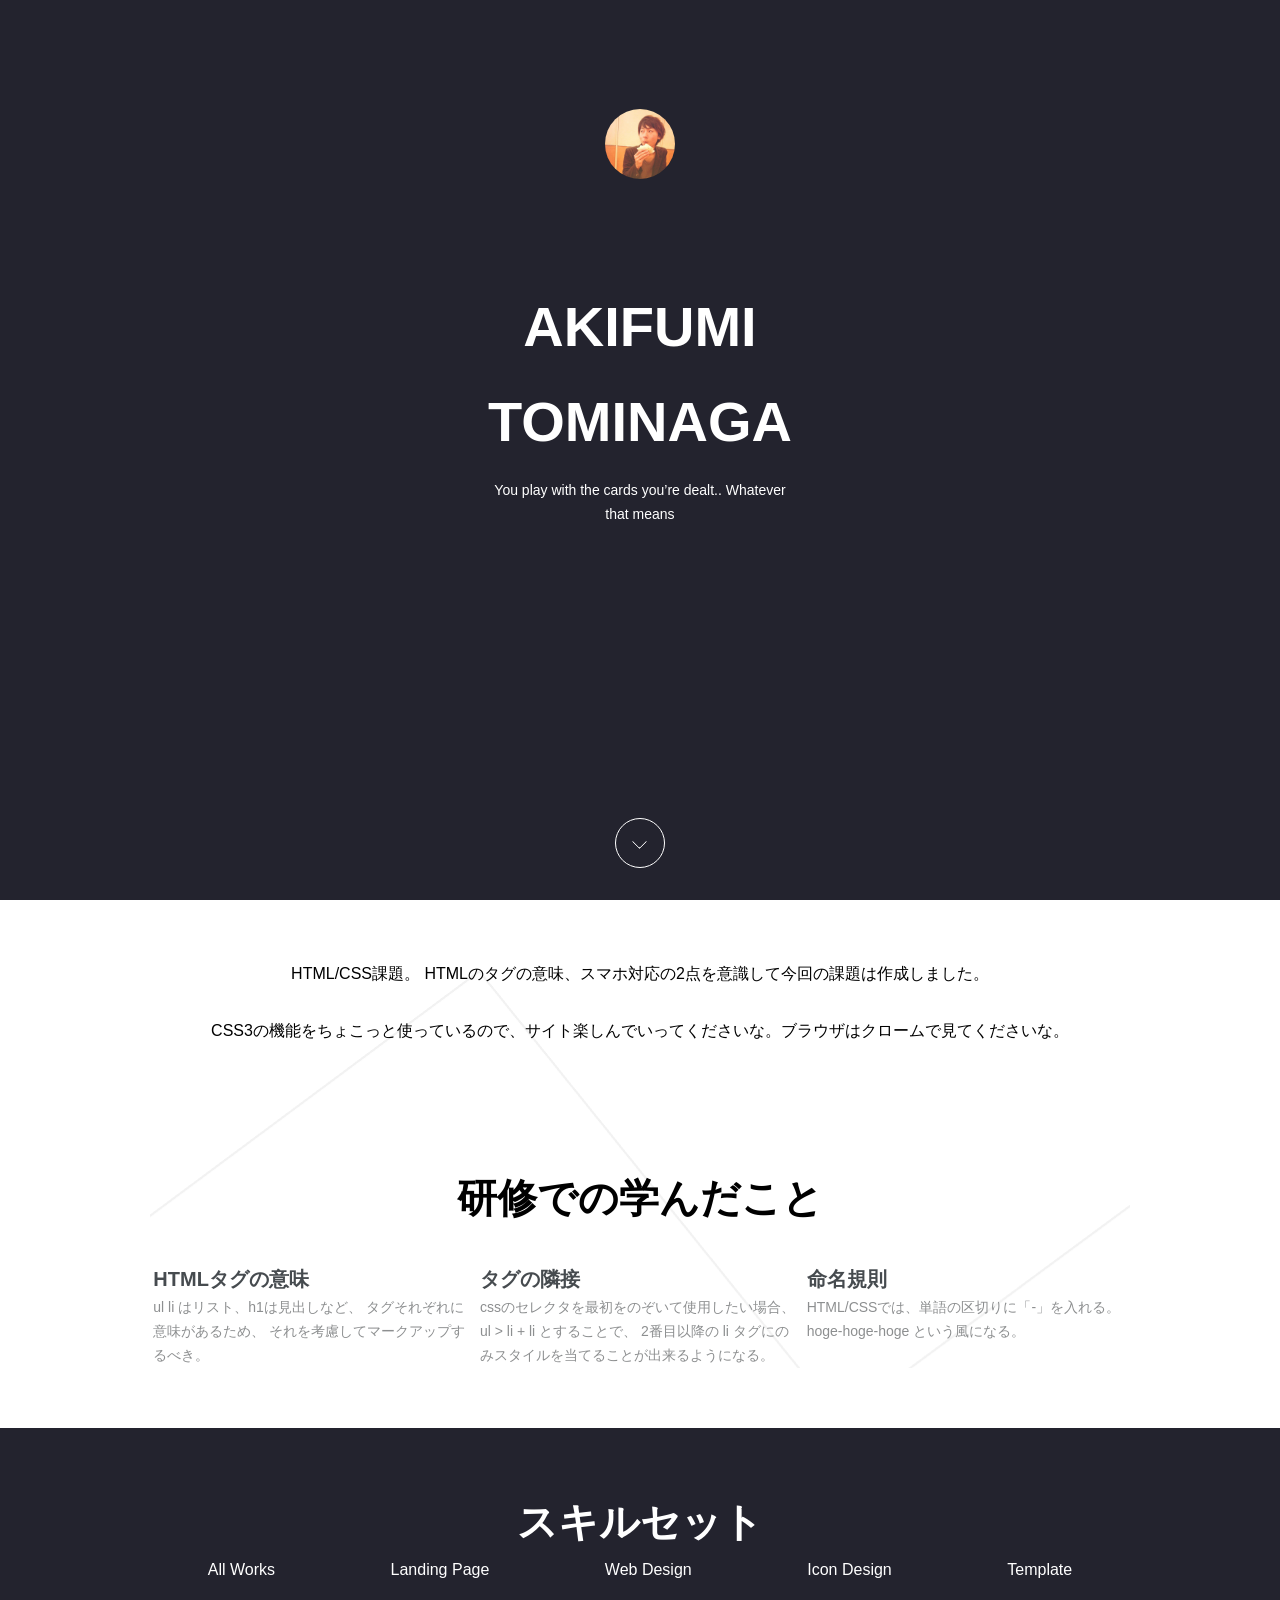
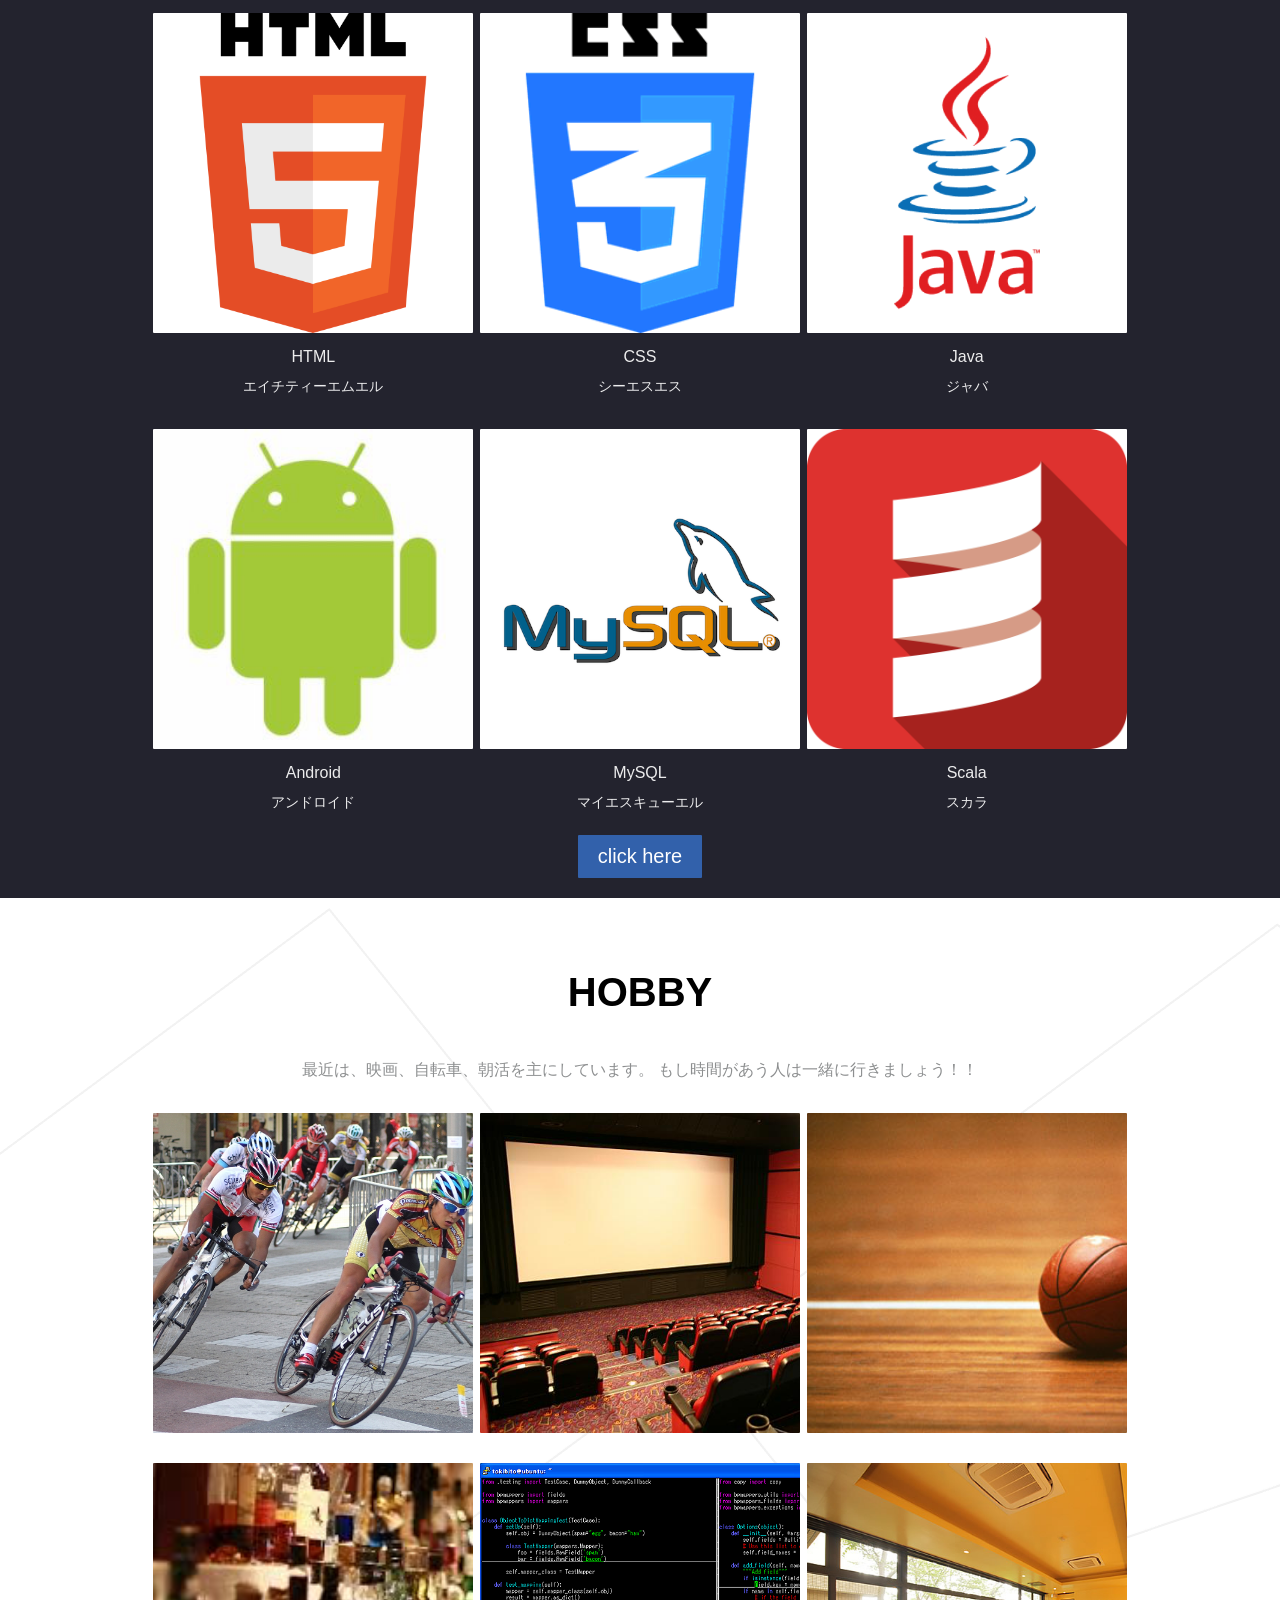
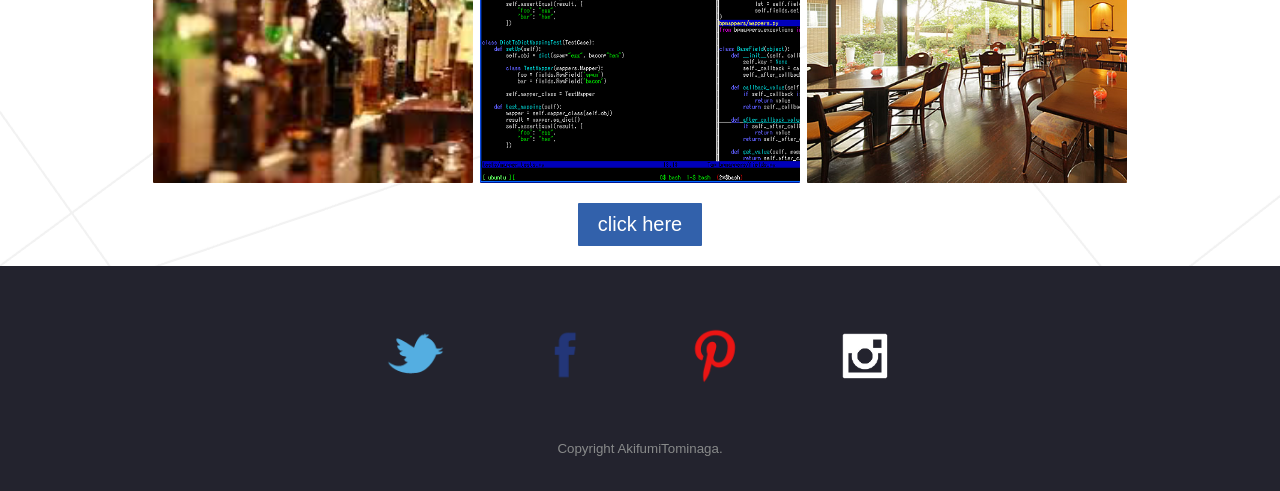
<file: _achieve/index.html>
<!doctype html>
<html lang="ja">
  <head>
    <meta charset="UTF-8"/>
    <title>Akifumi Tominaga page</title>
    <link href="./css/reset.css" rel="stylesheet"/>
    <link href="./css/common.css" rel="stylesheet"/>
    <link href="./css/pg-about.css" rel="stylesheet"/>
    <meta name="viewport" content="width=device-width,initial-scale=1.0,minimum-scale=1.0,maximum-scale=1.0,user-scalable=no">
    <script src="https://ajax.googleapis.com/ajax/libs/jquery/1.9.1/jquery.min.js"></script>
    <script type="text/javascript" src="./js/main.js"></script>
  </head>
  <body>
    <header class="sg-bg-dark">
      <nav id="sg-sp-menu-wrap">
        <div id="sg-sp-menu-button">
          <div class="sg-sp-menu-icon"></div>
        </div>
        <ul>
          <li><a href="#about-learn">研修で学んだこと</a></li>
          <li><a href="#about-skill">スキルセット</a></li>
          <li><a href="#about-hobby">趣味</a></li>
        </ul>
      </nav>
      <nav class="sg-menu-wrap">
        <ul class="sg-flex sg-container">
          <li><a href="#">
              <div class="sg-about-menu-icon">
                <img class="sg-about-menu-icon-img" alt="AKIFUMI TOMINAGA" src="./img/pg-about-icon.png"/>
              </div>
          </a></li>
          <li><a href="#about-learn">研修で学んだこと</a></li>
          <li><a href="#about-skill">スキルセット</a></li>
          <li><a href="#about-hobby">趣味</a></li>
        </ul>
      </nav>
    </header>
    <main>
      <article class="pg-about">
        <div class="pg-about-firstview-icon-box">
          <h1 class="pg-about-firstview-icon m-auto">
            <img class="pg-about-firstview-icon-img"alt="AKIFUMI TOMINAGA" src="./img/pg-about-icon.png"/>
          </h1>
          <h2 class="pg-about-firstview-title ta-center m-auto">AKIFUMI TOMINAGA</h2>
          <p class="pg-about-firstview-text ta-center m-auto">
            You play with the cards you’re dealt.. Whatever that means
          </p>
          <div class="sg-jump-circle" id="content">
            <div class="sg-circle-small m-auto">
              <div class="sg-down-arrow">
                <span><a href="#content"></a></span>
              </div>
            </div>
          </div>
        </div>        
        <div class="sg-container sg-bg-tile">
          <p class="pg-about-greet-text">
            HTML/CSS課題。
            HTMLのタグの意味、スマホ対応の2点を意識して今回の課題は作成しました。
          </p>
          <p class="pg-about-greet-text">
            CSS3の機能をちょこっと使っているので、サイト楽しんでいってくださいな。ブラウザはクロームで見てくださいな。
          </p>

          <section class="pg-about-learn pg-section" id="about-learn">
            <h3 class="pg-about-title">研修での学んだこと</h3>
            <ul class="sg-flex sg-three-column">
              <li>
                <h4 class="pg-about-learn-title">
                  HTMLタグの意味
                </h4>
                <p class="pg-about-learn-text">
                  ul li はリスト、h1は見出しなど、
                  タグそれぞれに意味があるため、
                  それを考慮してマークアップするべき。
                </p>
              </li>
              <li class="pg-about-learn-content">
                <h4 class="pg-about-learn-title">
                  タグの隣接
                </h4>
                <p class="pg-about-learn-text">
                  cssのセレクタを最初をのぞいて使用したい場合、
                  ul > li + li とすることで、
                  2番目以降の li タグにのみスタイルを当てることが出来るようになる。
                </p>
              </li>
              <li class="pg-about-learn-content">
                <h4 class="pg-about-learn-title">
                  命名規則
                </h4>
                <p class="pg-about-learn-text">
                  HTML/CSSでは、単語の区切りに「-」を入れる。
                  hoge-hoge-hoge という風になる。
                </p>
              </li>
            </ul>
          </section>
        </div>

        <section class="pg-about-skill pg-section c-white sg-bg-dark" id="about-skill">
          <div class="sg-container">
            <h3 class="pg-about-title c-white">スキルセット</h3>
            <ul class="sg-flex pg-about-skill-menu">
              <li>All Works</li>
              <li>Landing Page</li>
              <li>Web Design</li>
              <li>Icon Design</li>
              <li>Template</li>
            </ul>
            <ul class="sg-flex sg-three-column">
              <li>
                <div class="sg-three-column-img">
                  <img alt="HTML" src="./img/pg-about-skill-img1.png"/>
                </div>
                <h4 class="sg-three-column-title">
                  HTML
                </h4>
                <p class="sg-three-column-category">
                  エイチティーエムエル
                </p>
              </li>
              <li>
                <div class="sg-three-column-img">
                  <img alt="CSS" src="./img/pg-about-skill-img2.png"/>
                </div>
                <h4 class="sg-three-column-title">
                  CSS
                </h4>
                <p class="sg-three-column-category">
                  シーエスエス
                </p>
              </li>
              <li>
                <div class="sg-three-column-img">
                  <img alt="Java" src="./img/pg-about-skill-img3.png"/>
                </div>
                <h4 class="sg-three-column-title">
                  Java
                </h4>
                <p class="sg-three-column-category">
                  ジャバ
                </p>
              </li>
              <li>
                <div class="sg-three-column-img">
                  <img alt="Android" src="./img/pg-about-skill-img4.png"/>
                </div>
                <h4 class="sg-three-column-title">
                  Android
                </h4>
                <p class="sg-three-column-category">
                  アンドロイド
                </p>
              </li>
              <li>
                <div class="sg-three-column-img">
                  <img alt="MySQL" src="./img/pg-about-skill-img5.png"/>
                </div>
                <h4 class="sg-three-column-title">
                  MySQL
                </h4>
                <p class="sg-three-column-category">
                  マイエスキューエル
                </p>
              </li>
              <li>
                <div class="sg-three-column-img">
                  <img alt="Scala" src="./img/pg-about-skill-img6.png"/>
                </div>
                <h4 class="sg-three-column-title">
                  Scala
                </h4>
                <p class="sg-three-column-category">
                  スカラ
                </p>
              </li>
            </ul>
            <button class="sg-btn">click here</button>
          </div>
        </section>

        <section class="pg-about-hobby sg-bg-tile" id="about-hobby">
          <div class="sg-container">
            <h3 class="pg-about-title">HOBBY</h3>
            <p class="pg-about-text">
              最近は、映画、自転車、朝活を主にしています。
              もし時間があう人は一緒に行きましょう！！
            </p>
            <ul class="sg-three-column sg-flex">
              <li class="sg-three-column-img" >
                <img alt="bike" src="./img/pg-about-hobby-img1.png"/>
              </li>
              <li class="sg-three-column-img">
                <img  alt="movie" src="./img/pg-about-hobby-img2.png"/>
              </li>
              <li class="sg-three-column-img">
                <img alt="basketball" src="./img/pg-about-hobby-img3.png"/>
              </li>
              <li class="sg-three-column-img">
                <img alt="drink" src="./img/pg-about-hobby-img4.png"/>
              </li>
              <li class="sg-three-column-img">
                <img alt="programing" src="./img/pg-about-hobby-img5.png"/>
              </li>
              <li class="sg-three-column-img">
                <img alt="Furo" src="./img/pg-about-hobby-img6.png"/>
              </li>
            </ul>
            <button class="sg-btn">click here</button>
          </div>
        </section>
      </article>
    </main>
    <footer class="sg-bg-dark">
      <ul class="sg-footer-sns-icon sg-flex">
        <li>
          <a href="https://www.facebook.com/akifumi.tominaga">
            <img alt="Twitter" src="./img/sg-footer-twitter.png"/>
          </a>
        </li>
        <li>
          <a href="https://twitter.com/nakamu0718">
            <img alt="facebook" src="./img/sg-footer-facebook.png"/>
          </a>
        </li>
        <li>
          <a href="https://jp.pinterest.com/tomi718/">
            <img alt="pinterest" src="./img/sg-footer-pinterest.png"/>
          </a>
        </li>
        <li>
          <a href="https://instagram.com/nakamu187/">
            <img alt="instagram" src="./img/sg-footer-instagram.png"/>
          </a>
        </li>
      </ul>
      <div class="sg-footer-copyright">
        <small>Copyright AkifumiTominaga.</small>
      </div>
    </footer>
  </body>
</html>
</file>
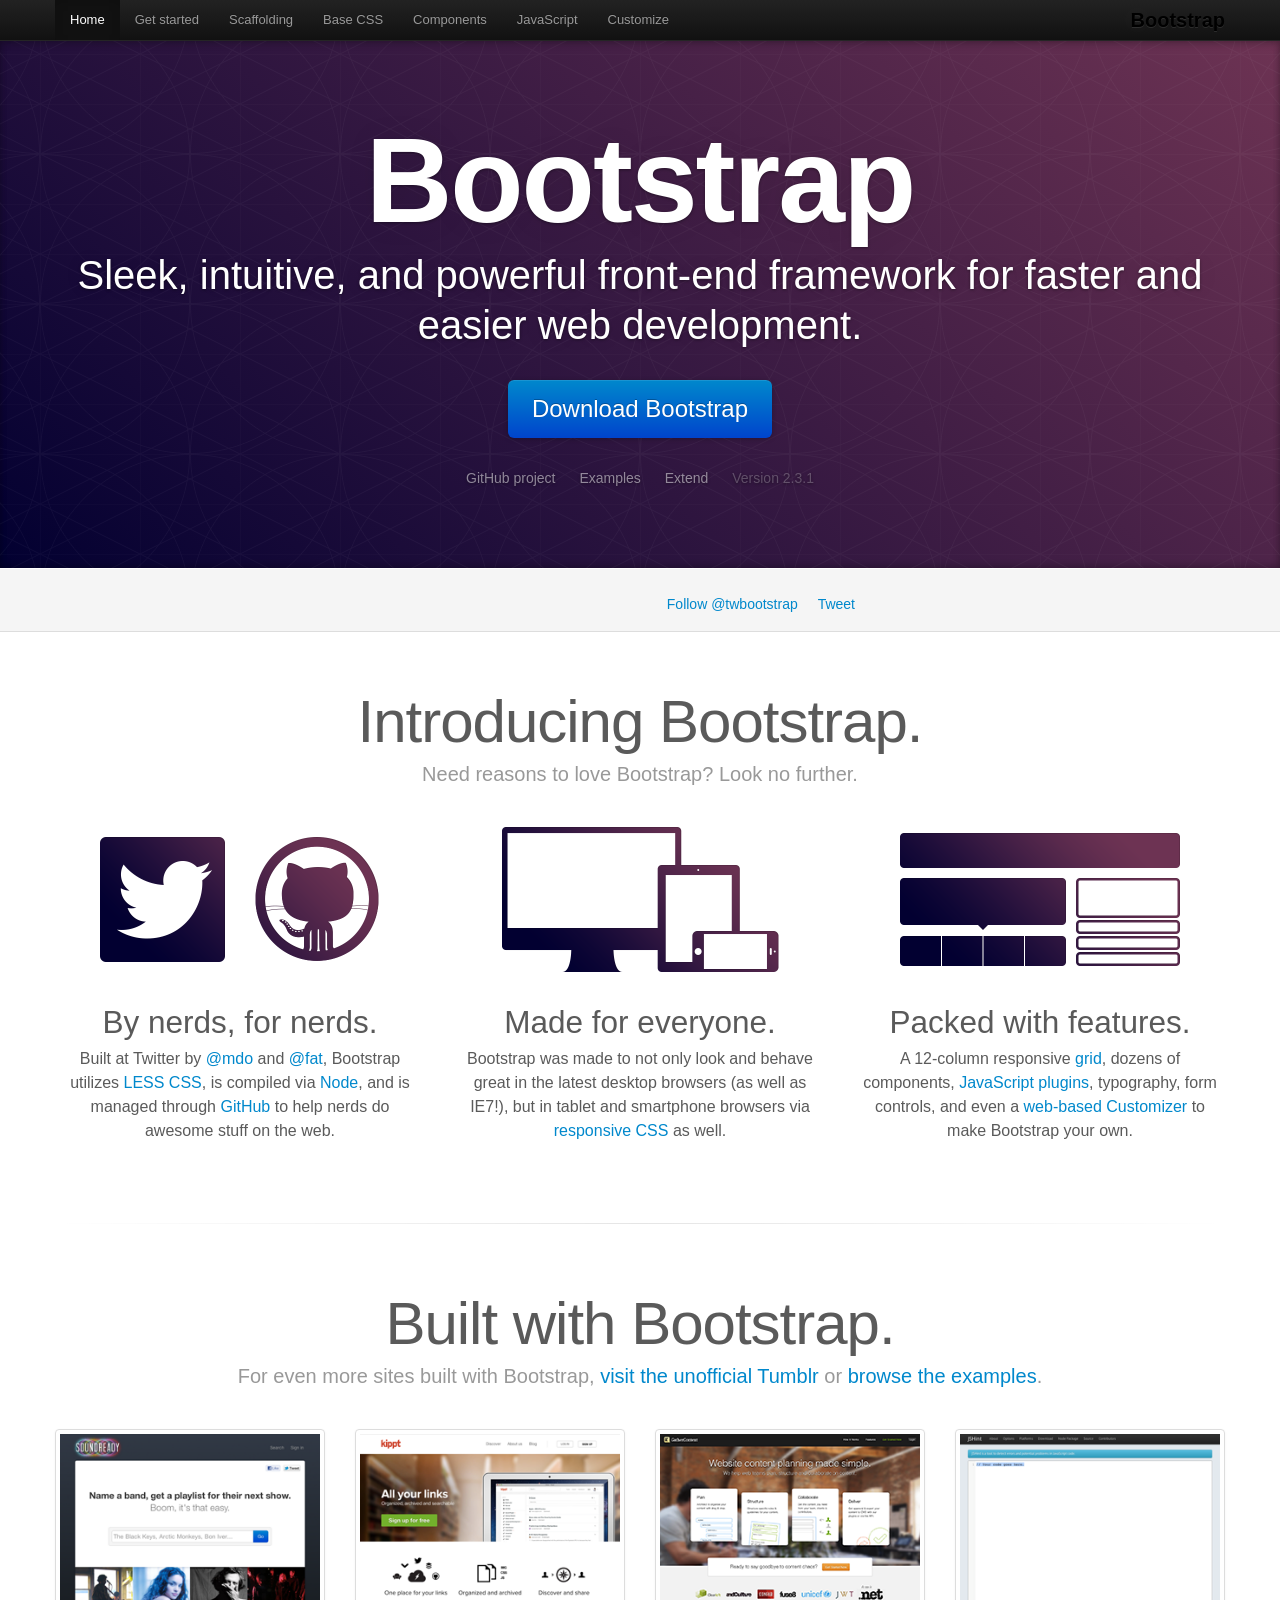
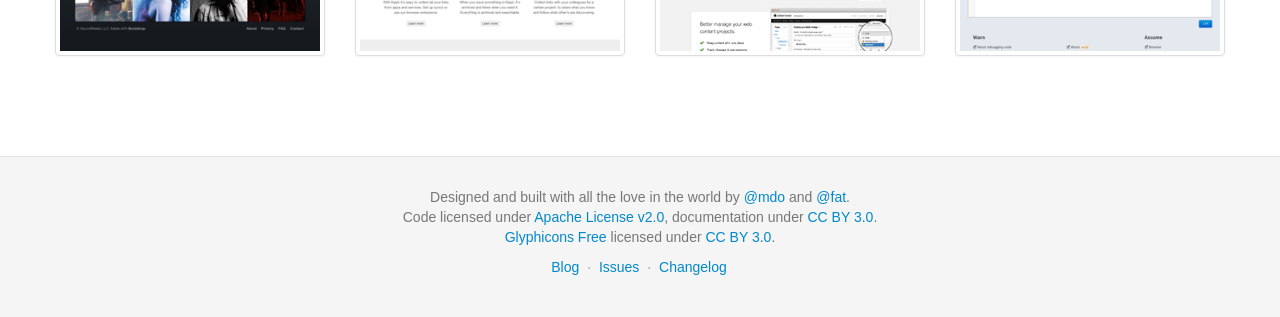
<file: bootstrap/docs/index.html>
<!DOCTYPE html>
<html lang="en">
  <head>
    <meta charset="utf-8">
    <title>Bootstrap</title>
    <meta name="viewport" content="width=device-width, initial-scale=1.0">
    <meta name="description" content="">
    <meta name="author" content="">

    <!-- Le styles -->
    <link href="assets/css/bootstrap.css" rel="stylesheet">
    <link href="assets/css/bootstrap-responsive.css" rel="stylesheet">
    <link href="assets/css/docs.css" rel="stylesheet">
    <link href="assets/js/google-code-prettify/prettify.css" rel="stylesheet">

    <!-- Le HTML5 shim, for IE6-8 support of HTML5 elements -->
    <!--[if lt IE 9]>
      <script src="assets/js/html5shiv.js"></script>
    <![endif]-->

    <!-- Le fav and touch icons -->
    <link rel="apple-touch-icon-precomposed" sizes="144x144" href="assets/ico/apple-touch-icon-144-precomposed.png">
    <link rel="apple-touch-icon-precomposed" sizes="114x114" href="assets/ico/apple-touch-icon-114-precomposed.png">
      <link rel="apple-touch-icon-precomposed" sizes="72x72" href="assets/ico/apple-touch-icon-72-precomposed.png">
                    <link rel="apple-touch-icon-precomposed" href="assets/ico/apple-touch-icon-57-precomposed.png">
                                   <link rel="shortcut icon" href="assets/ico/favicon.png">

  </head>

  <body data-spy="scroll" data-target=".bs-docs-sidebar">

    <!-- Navbar
    ================================================== -->
    <div class="navbar navbar-inverse navbar-fixed-top">
      <div class="navbar-inner">
        <div class="container">
          <button type="button" class="btn btn-navbar" data-toggle="collapse" data-target=".nav-collapse">
            <span class="icon-bar"></span>
            <span class="icon-bar"></span>
            <span class="icon-bar"></span>
          </button>
          <a class="brand" href="./index.html">Bootstrap</a>
          <div class="nav-collapse collapse">
            <ul class="nav">
              <li class="active">
                <a href="./index.html">Home</a>
              </li>
              <li class="">
                <a href="./getting-started.html">Get started</a>
              </li>
              <li class="">
                <a href="./scaffolding.html">Scaffolding</a>
              </li>
              <li class="">
                <a href="./base-css.html">Base CSS</a>
              </li>
              <li class="">
                <a href="./components.html">Components</a>
              </li>
              <li class="">
                <a href="./javascript.html">JavaScript</a>
              </li>
              <li class="">
                <a href="./customize.html">Customize</a>
              </li>
            </ul>
          </div>
        </div>
      </div>
    </div>

<div class="jumbotron masthead">
  <div class="container">
    <h1>Bootstrap</h1>
    <p>Sleek, intuitive, and powerful front-end framework for faster and easier web development.</p>
    <p>
      <a href="assets/bootstrap.zip" class="btn btn-primary btn-large" >Download Bootstrap</a>
    </p>
    <ul class="masthead-links">
      <li>
        <a href="http://github.com/twitter/bootstrap" >GitHub project</a>
      </li>
      <li>
        <a href="./getting-started.html#examples" >Examples</a>
      </li>
      <li>
        <a href="./extend.html" >Extend</a>
      </li>
      <li>
        Version 2.3.1
      </li>
    </ul>
  </div>
</div>

<div class="bs-docs-social">
  <div class="container">
    <ul class="bs-docs-social-buttons">
      <li>
        <iframe class="github-btn" src="http://ghbtns.com/github-btn.html?user=twitter&repo=bootstrap&type=watch&count=true" allowtransparency="true" frameborder="0" scrolling="0" width="100px" height="20px"></iframe>
      </li>
      <li>
        <iframe class="github-btn" src="http://ghbtns.com/github-btn.html?user=twitter&repo=bootstrap&type=fork&count=true" allowtransparency="true" frameborder="0" scrolling="0" width="102px" height="20px"></iframe>
      </li>
      <li class="follow-btn">
        <a href="https://twitter.com/twbootstrap" class="twitter-follow-button" data-link-color="#0069D6" data-show-count="true">Follow @twbootstrap</a>
      </li>
      <li class="tweet-btn">
        <a href="https://twitter.com/share" class="twitter-share-button" data-url="http://twitter.github.com/bootstrap/" data-count="horizontal" data-via="twbootstrap" data-related="mdo:Creator of Twitter Bootstrap">Tweet</a>
      </li>
    </ul>
  </div>
</div>

<div class="container">

  <div class="marketing">

    <h1>Introducing Bootstrap.</h1>
    <p class="marketing-byline">Need reasons to love Bootstrap? Look no further.</p>

    <div class="row-fluid">
      <div class="span4">
        <img class="marketing-img" src="assets/img/bs-docs-twitter-github.png">
        <h2>By nerds, for nerds.</h2>
        <p>Built at Twitter by <a href="http://twitter.com/mdo">@mdo</a> and <a href="http://twitter.com/fat">@fat</a>, Bootstrap utilizes <a href="http://lesscss.org">LESS CSS</a>, is compiled via <a href="http://nodejs.org">Node</a>, and is managed through <a href="http://github.com">GitHub</a> to help nerds do awesome stuff on the web.</p>
      </div>
      <div class="span4">
        <img class="marketing-img" src="assets/img/bs-docs-responsive-illustrations.png">
        <h2>Made for everyone.</h2>
        <p>Bootstrap was made to not only look and behave great in the latest desktop browsers (as well as IE7!), but in tablet and smartphone browsers via <a href="./scaffolding.html#responsive">responsive CSS</a> as well.</p>
      </div>
      <div class="span4">
        <img class="marketing-img" src="assets/img/bs-docs-bootstrap-features.png">
        <h2>Packed with features.</h2>
        <p>A 12-column responsive <a href="./scaffolding.html#gridSystem">grid</a>, dozens of components, <a href="./javascript.html">JavaScript plugins</a>, typography, form controls, and even a <a href="./customize.html">web-based Customizer</a> to make Bootstrap your own.</p>
      </div>
    </div>

    <hr class="soften">

    <h1>Built with Bootstrap.</h1>
    <p class="marketing-byline">For even more sites built with Bootstrap, <a href="http://builtwithbootstrap.tumblr.com/" target="_blank">visit the unofficial Tumblr</a> or <a href="./getting-started.html#examples">browse the examples</a>.</p>
    <div class="row-fluid">
      <ul class="thumbnails example-sites">
        <li class="span3">
          <a class="thumbnail" href="http://soundready.fm/" target="_blank">
            <img src="assets/img/example-sites/soundready.png" alt="SoundReady.fm">
          </a>
        </li>
        <li class="span3">
          <a class="thumbnail" href="http://kippt.com/" target="_blank">
            <img src="assets/img/example-sites/kippt.png" alt="Kippt">
          </a>
        </li>
        <li class="span3">
          <a class="thumbnail" href="http://www.gathercontent.com/" target="_blank">
            <img src="assets/img/example-sites/gathercontent.png" alt="Gather Content">
          </a>
        </li>
        <li class="span3">
          <a class="thumbnail" href="http://www.jshint.com/" target="_blank">
            <img src="assets/img/example-sites/jshint.png" alt="JS Hint">
          </a>
        </li>
      </ul>
     </div>

  </div>

</div>



    <!-- Footer
    ================================================== -->
    <footer class="footer">
      <div class="container">
        <p>Designed and built with all the love in the world by <a href="http://twitter.com/mdo" target="_blank">@mdo</a> and <a href="http://twitter.com/fat" target="_blank">@fat</a>.</p>
        <p>Code licensed under <a href="http://www.apache.org/licenses/LICENSE-2.0" target="_blank">Apache License v2.0</a>, documentation under <a href="http://creativecommons.org/licenses/by/3.0/">CC BY 3.0</a>.</p>
        <p><a href="http://glyphicons.com">Glyphicons Free</a> licensed under <a href="http://creativecommons.org/licenses/by/3.0/">CC BY 3.0</a>.</p>
        <ul class="footer-links">
          <li><a href="http://blog.getbootstrap.com">Blog</a></li>
          <li class="muted">&middot;</li>
          <li><a href="https://github.com/twitter/bootstrap/issues?state=open">Issues</a></li>
          <li class="muted">&middot;</li>
          <li><a href="https://github.com/twitter/bootstrap/blob/master/CHANGELOG.md">Changelog</a></li>
        </ul>
      </div>
    </footer>



    <!-- Le javascript
    ================================================== -->
    <!-- Placed at the end of the document so the pages load faster -->
    <script type="text/javascript" src="http://platform.twitter.com/widgets.js"></script>
    <script src="assets/js/jquery.js"></script>
    <script src="assets/js/bootstrap-transition.js"></script>
    <script src="assets/js/bootstrap-alert.js"></script>
    <script src="assets/js/bootstrap-modal.js"></script>
    <script src="assets/js/bootstrap-dropdown.js"></script>
    <script src="assets/js/bootstrap-scrollspy.js"></script>
    <script src="assets/js/bootstrap-tab.js"></script>
    <script src="assets/js/bootstrap-tooltip.js"></script>
    <script src="assets/js/bootstrap-popover.js"></script>
    <script src="assets/js/bootstrap-button.js"></script>
    <script src="assets/js/bootstrap-collapse.js"></script>
    <script src="assets/js/bootstrap-carousel.js"></script>
    <script src="assets/js/bootstrap-typeahead.js"></script>
    <script src="assets/js/bootstrap-affix.js"></script>

    <script src="assets/js/holder/holder.js"></script>
    <script src="assets/js/google-code-prettify/prettify.js"></script>

    <script src="assets/js/application.js"></script>



  </body>
</html>
</file>
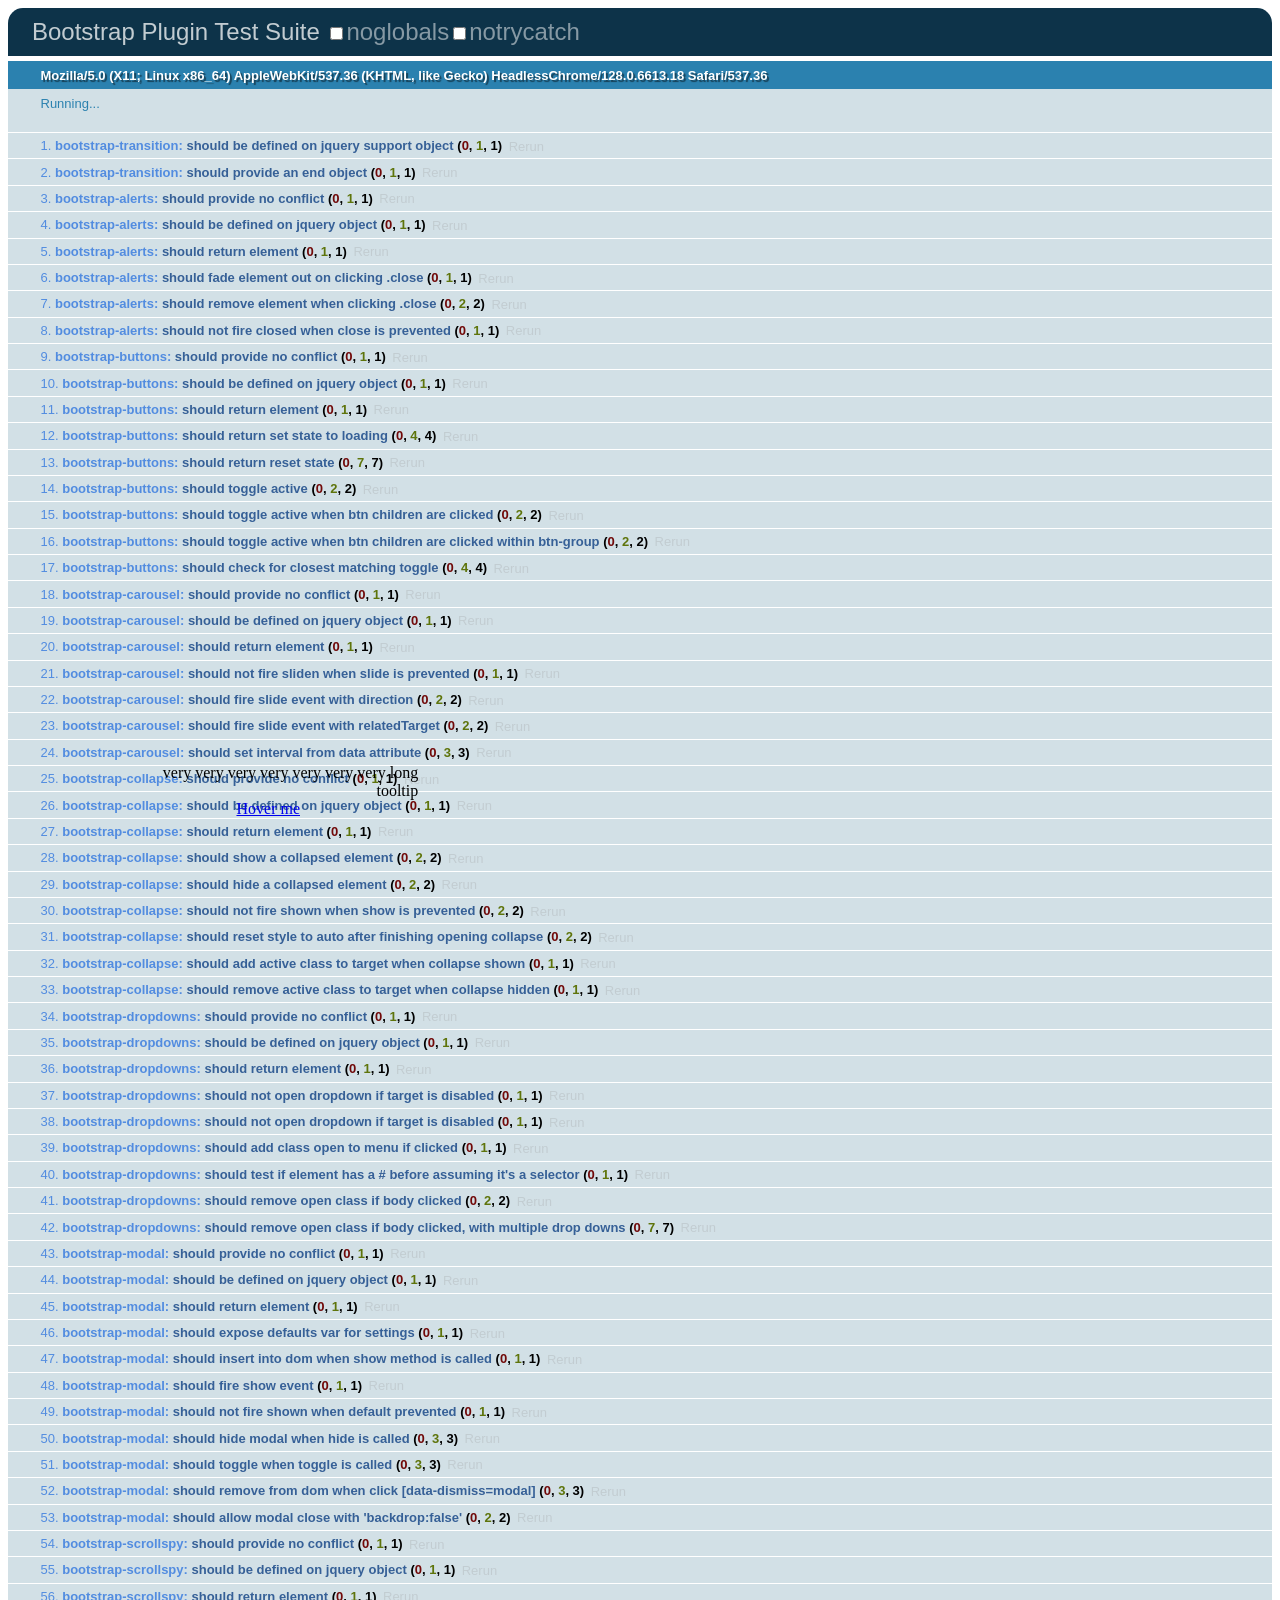
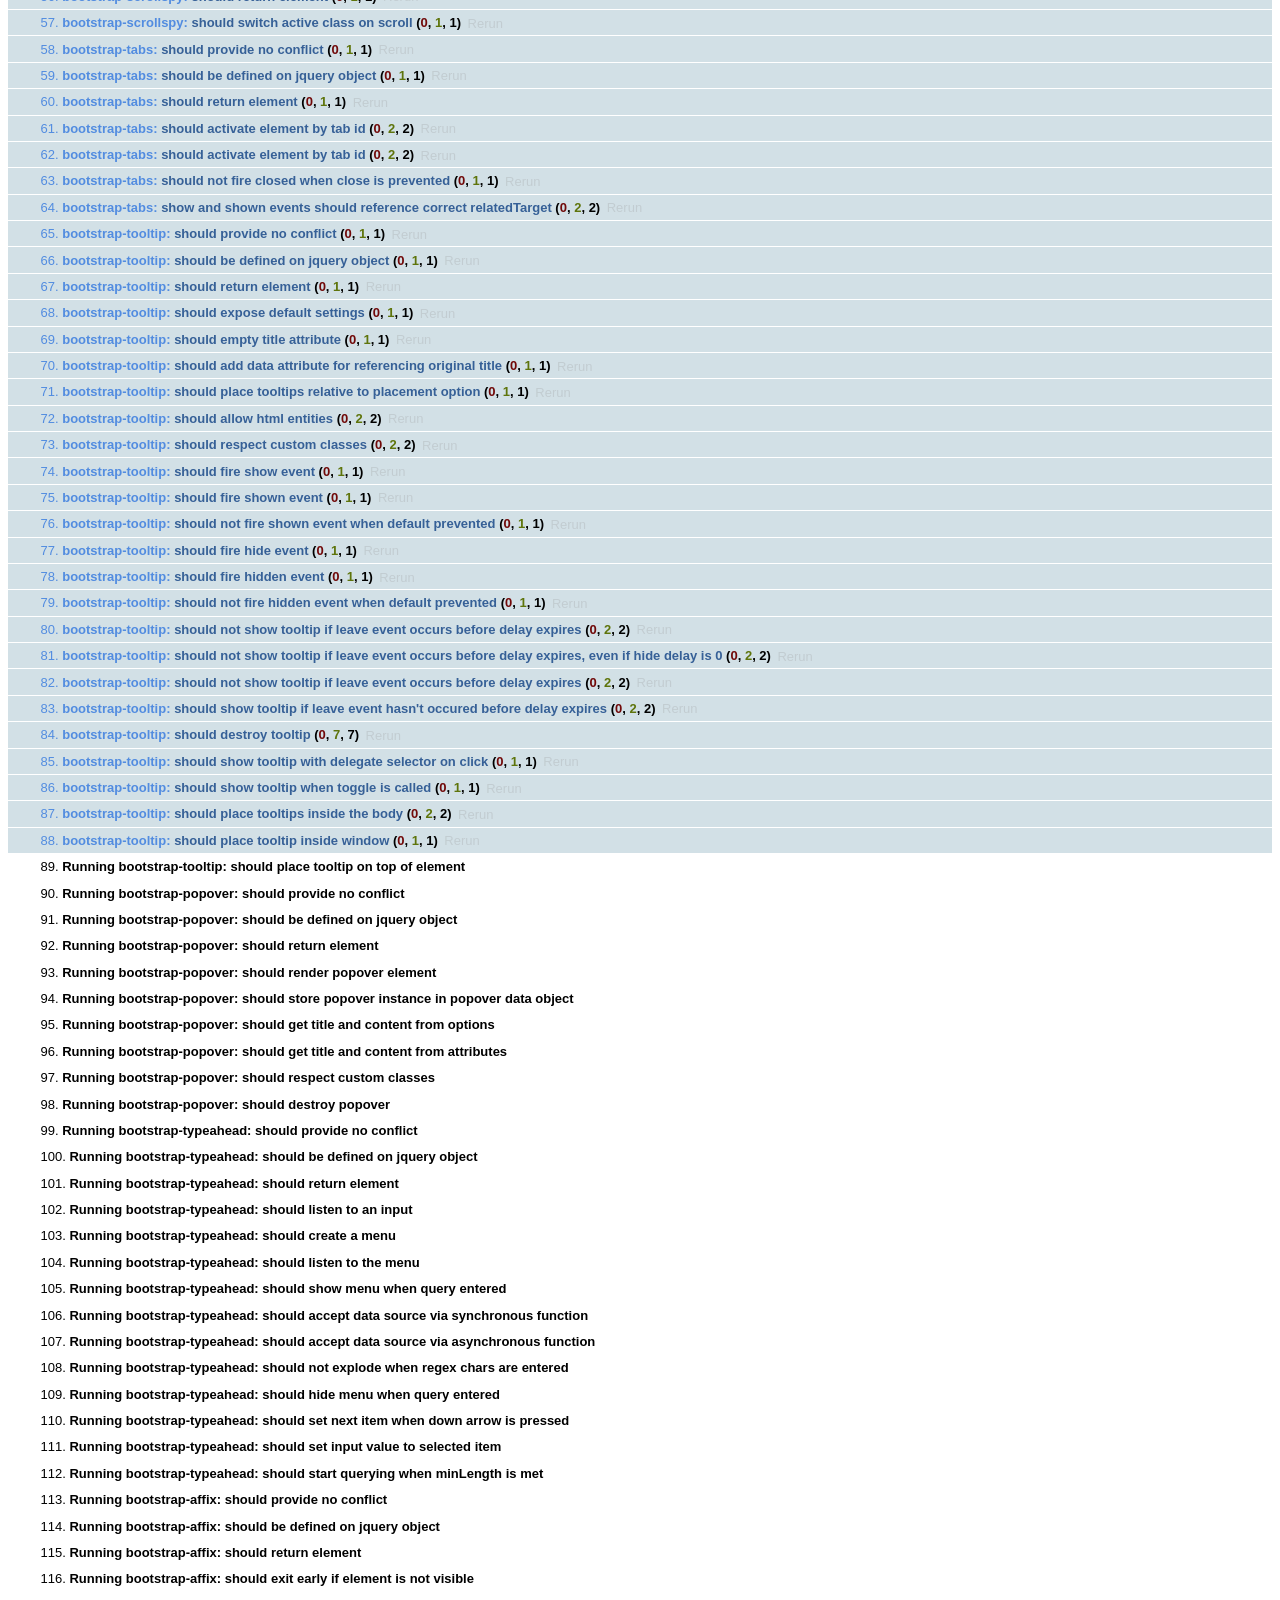
<file: bootstrap/js/tests/index.html>
<!DOCTYPE HTML>
<html>
<head>
  <title>Bootstrap Plugin Test Suite</title>

  <!-- jquery -->
  <!--<script src="http://code.jquery.com/jquery-1.7.min.js"></script>-->
  <script src="vendor/jquery.js"></script>

  <!-- qunit -->
  <link rel="stylesheet" href="vendor/qunit.css" type="text/css" media="screen" />
  <script src="vendor/qunit.js"></script>

  <!-- phantomjs logging script-->
  <script src="unit/bootstrap-phantom.js"></script>

  <!--  plugin sources -->
  <script src="../../js/bootstrap-transition.js"></script>
  <script src="../../js/bootstrap-alert.js"></script>
  <script src="../../js/bootstrap-button.js"></script>
  <script src="../../js/bootstrap-carousel.js"></script>
  <script src="../../js/bootstrap-collapse.js"></script>
  <script src="../../js/bootstrap-dropdown.js"></script>
  <script src="../../js/bootstrap-modal.js"></script>
  <script src="../../js/bootstrap-scrollspy.js"></script>
  <script src="../../js/bootstrap-tab.js"></script>
  <script src="../../js/bootstrap-tooltip.js"></script>
  <script src="../../js/bootstrap-popover.js"></script>
  <script src="../../js/bootstrap-typeahead.js"></script>
  <script src="../../js/bootstrap-affix.js"></script>

  <!-- unit tests -->
  <script src="unit/bootstrap-transition.js"></script>
  <script src="unit/bootstrap-alert.js"></script>
  <script src="unit/bootstrap-button.js"></script>
  <script src="unit/bootstrap-carousel.js"></script>
  <script src="unit/bootstrap-collapse.js"></script>
  <script src="unit/bootstrap-dropdown.js"></script>
  <script src="unit/bootstrap-modal.js"></script>
  <script src="unit/bootstrap-scrollspy.js"></script>
  <script src="unit/bootstrap-tab.js"></script>
  <script src="unit/bootstrap-tooltip.js"></script>
  <script src="unit/bootstrap-popover.js"></script>
  <script src="unit/bootstrap-typeahead.js"></script>
  <script src="unit/bootstrap-affix.js"></script>
</head>
<body>
  <div>
    <h1 id="qunit-header">Bootstrap Plugin Test Suite</h1>
    <h2 id="qunit-banner"></h2>
    <h2 id="qunit-userAgent"></h2>
    <ol id="qunit-tests"></ol>
    <div id="qunit-fixture"></div>
  </div>
</body>
</html>
</file>
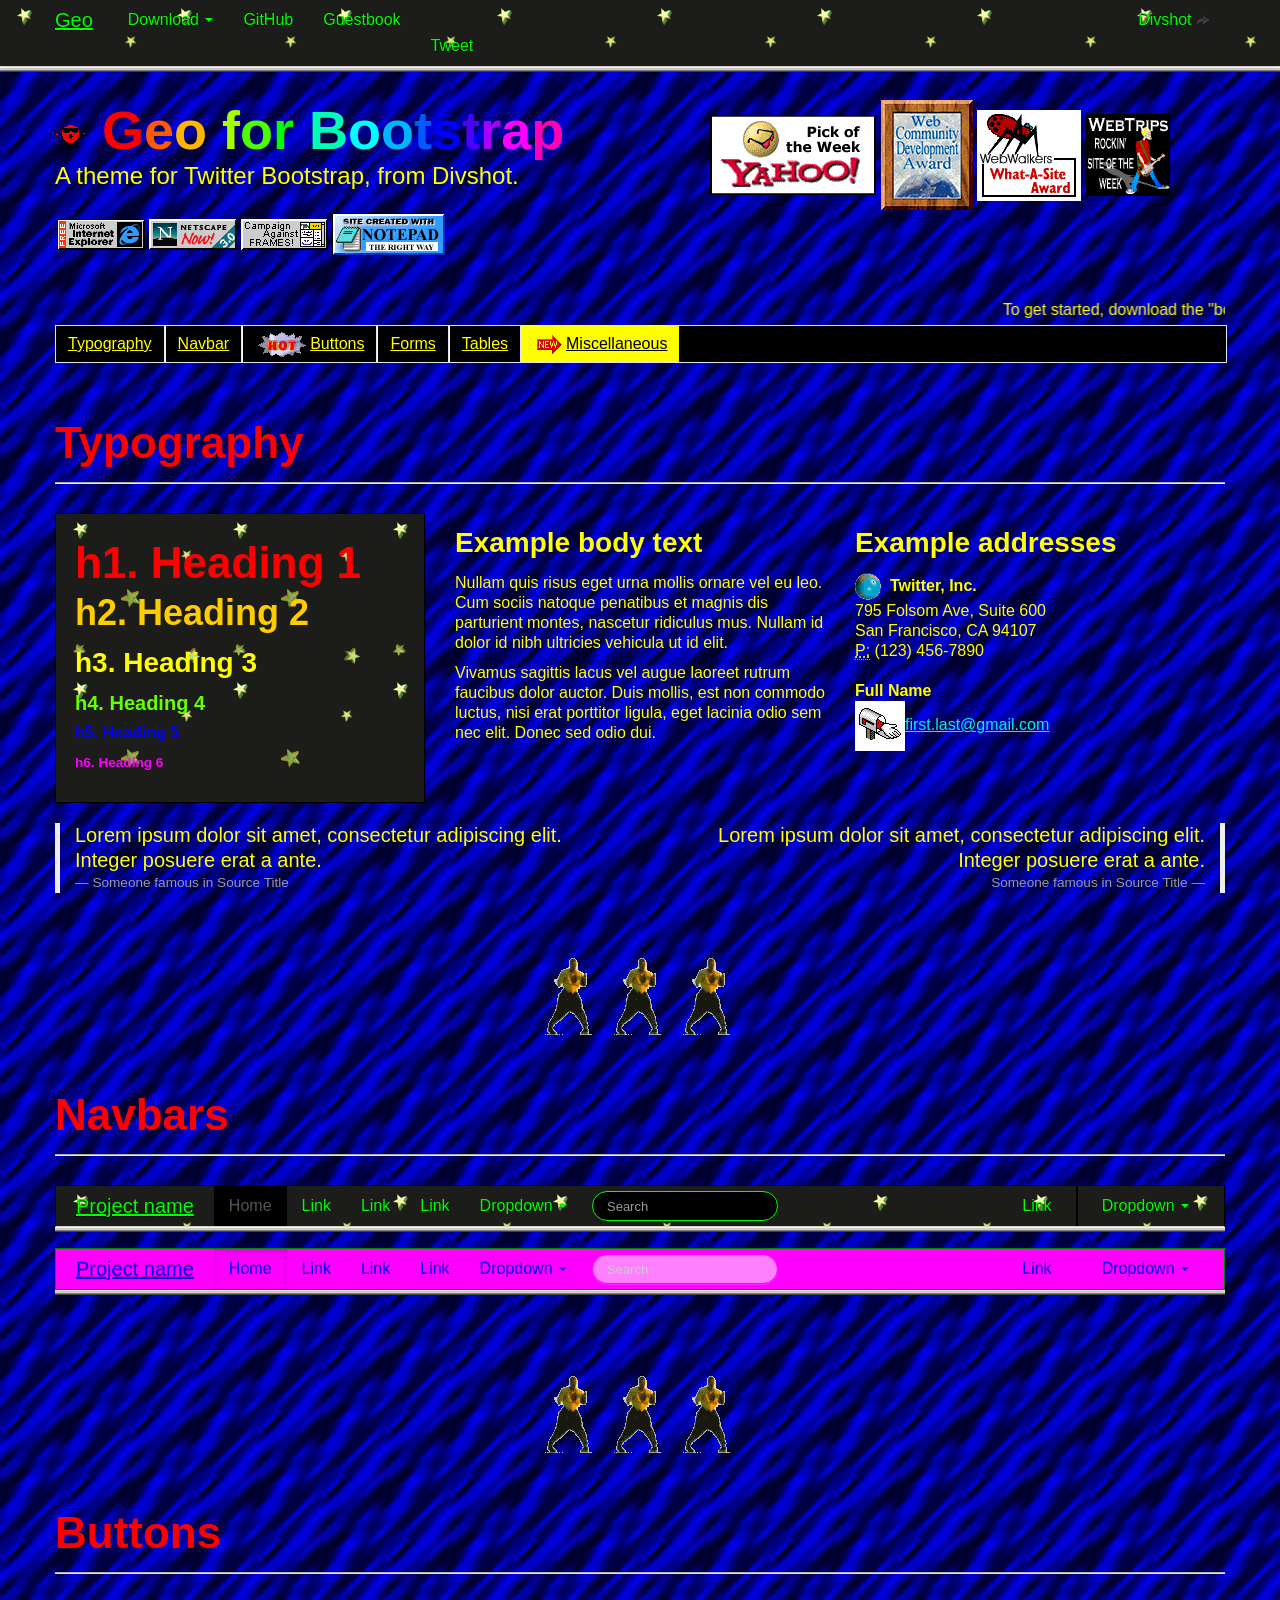
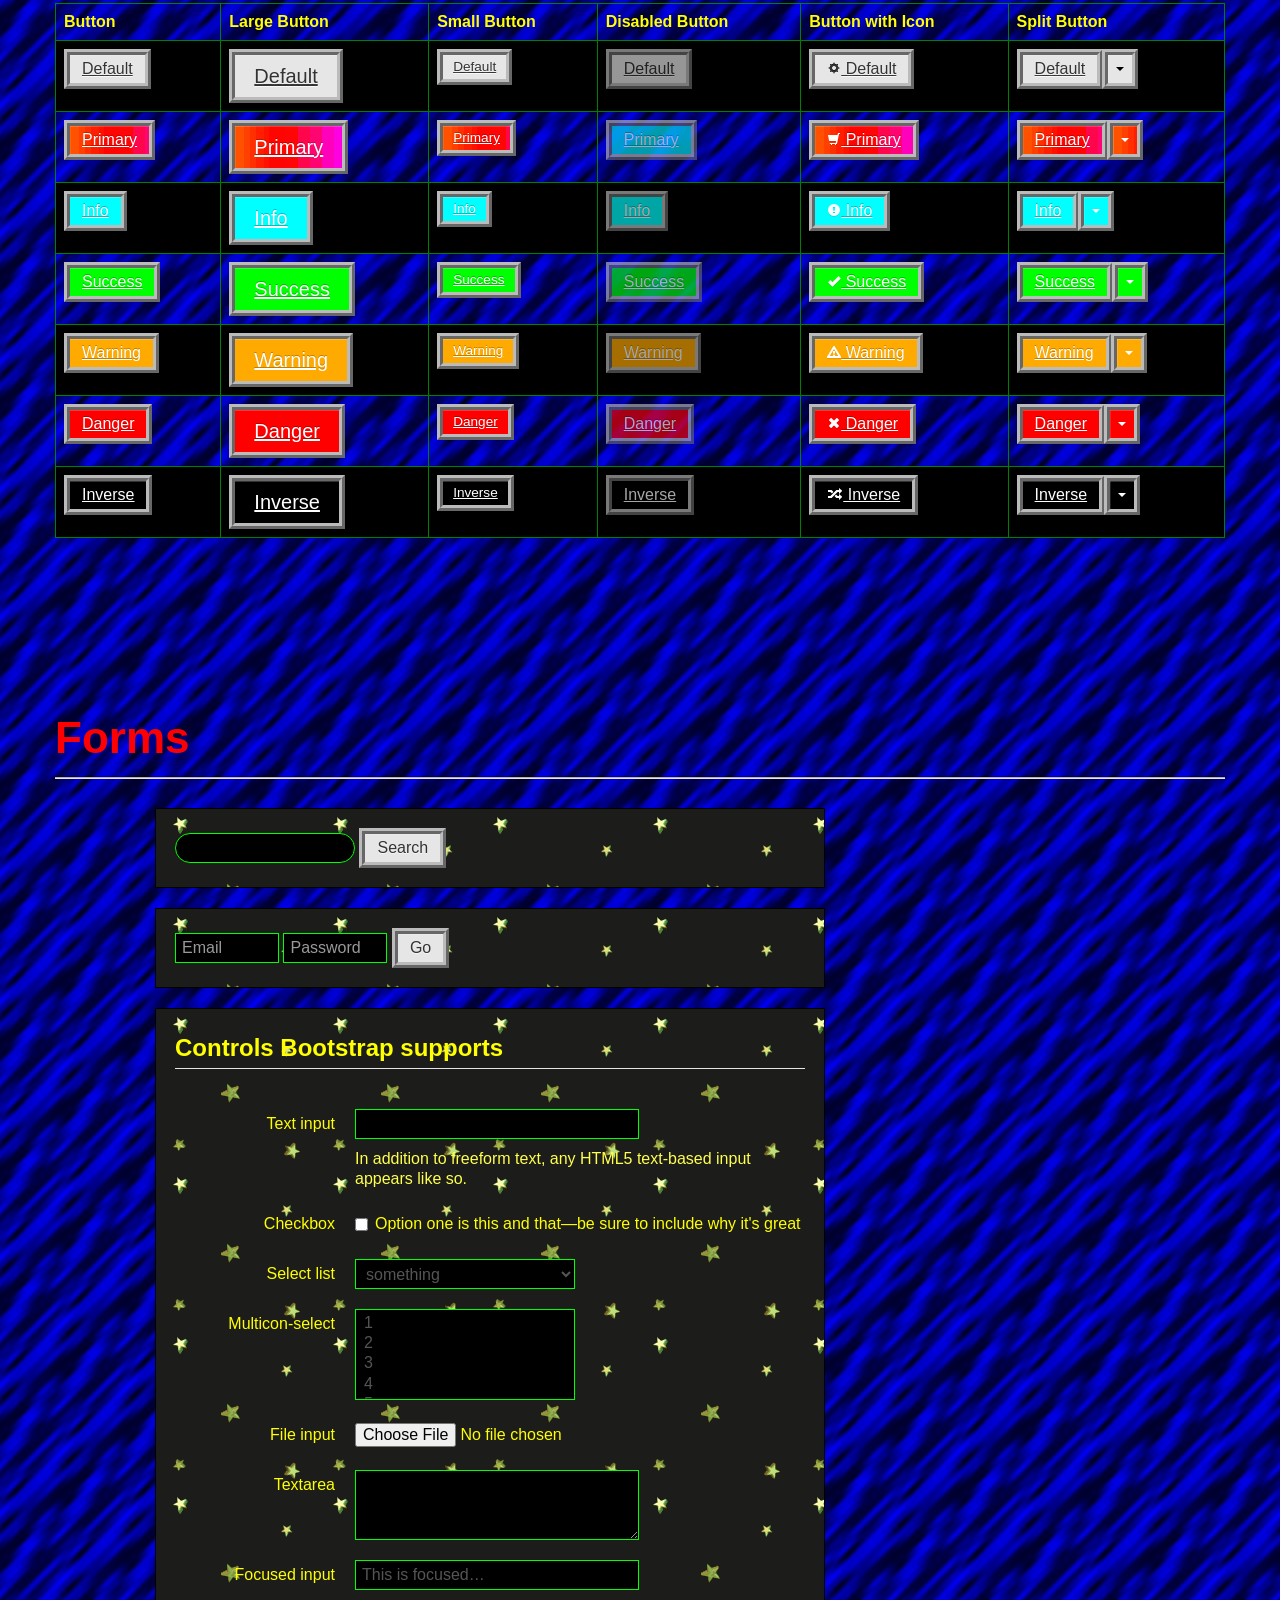
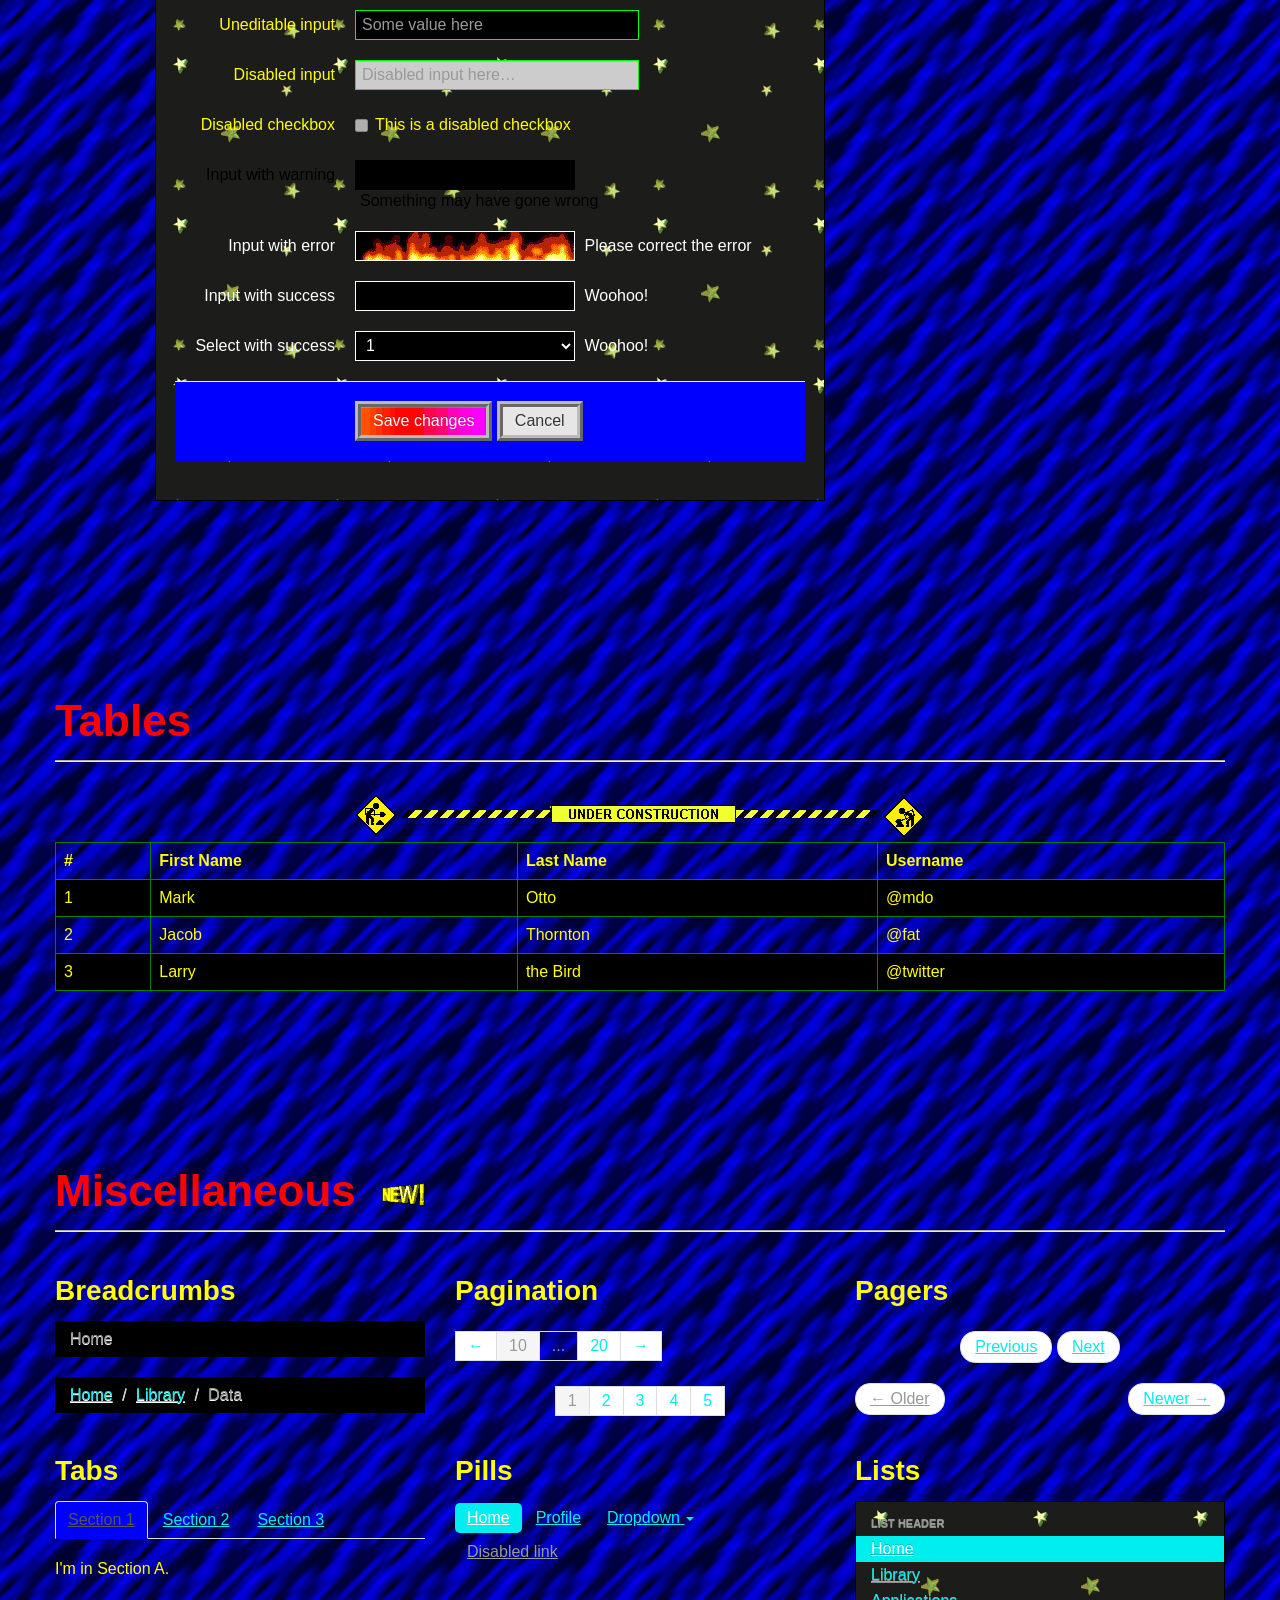
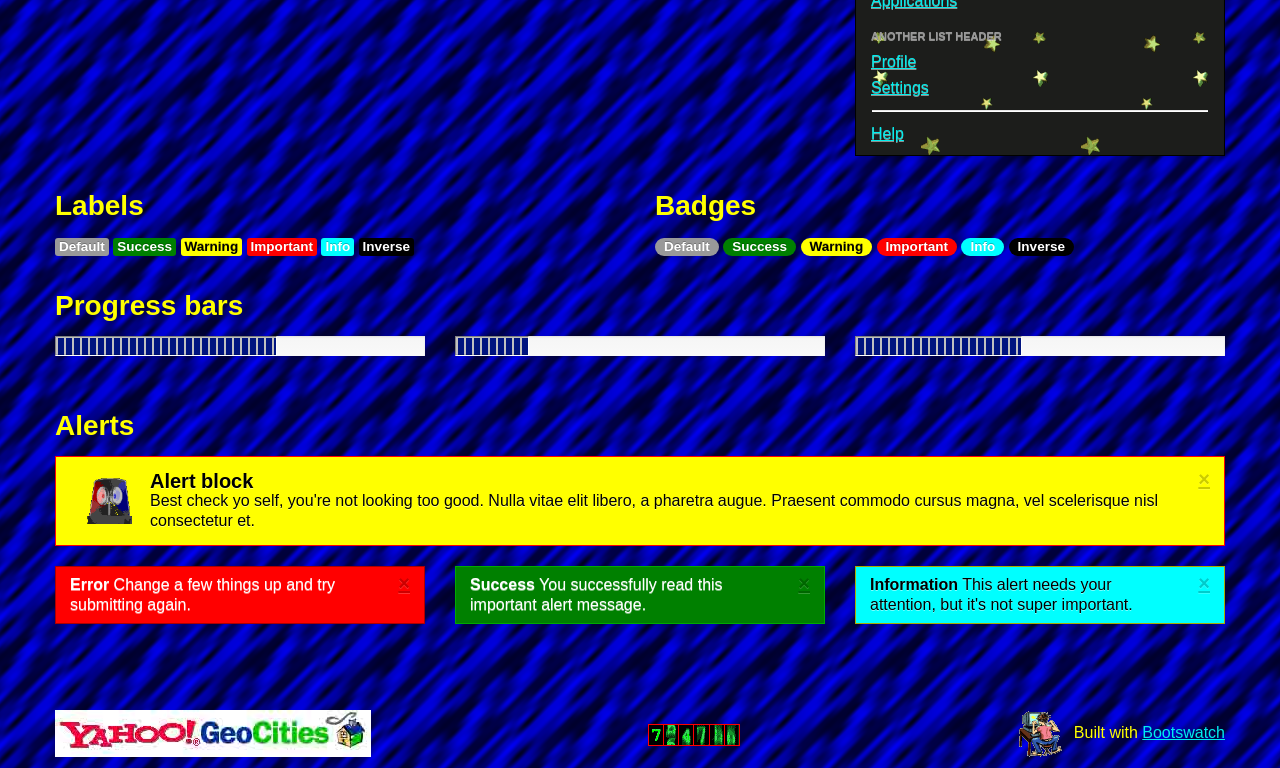
<file: test/test.html>
<!DOCTYPE html>
<html lang="en">
  <head>
    <meta charset="utf-8">
    <title>Bootswatch: Swatch</title>
    <meta name="viewport" content="width=device-width, initial-scale=1.0">
    <meta name="description" content="">
    <meta name="author" content="">

    <!--[if lt IE 9]>
      <script src="http://html5shim.googlecode.com/svn/trunk/html5.js"></script>
    <![endif]-->

    <link href="../swatch/bootstrap.min.css" rel="stylesheet">
    <link href="../bootstrap/docs/assets/css/bootstrap-responsive.css" rel="stylesheet">
    <link href="../bootstrap/docs/assets/js/google-code-prettify/prettify.css" rel="stylesheet">
    <link href="bootswatch.css" rel="stylesheet">

  </head>

  <body id="top" class="preview" data-spy="scroll" data-target=".subnav" data-offset="80">


  <!-- Navbar
    ================================================== -->
 <div class="navbar navbar-fixed-top">
   <div class="navbar-inner">
     <div class="container">
       <a class="btn btn-navbar" data-toggle="collapse" data-target=".nav-collapse">
         <span class="icon-bar"></span>
         <span class="icon-bar"></span>
         <span class="icon-bar"></span>
       </a>
       <a class="brand" href="../">Geo</a>
       <div class="nav-collapse" id="main-menu">
        <ul class="nav" id="main-menu-left">
          <li class="dropdown" id="preview-menu">
            <a class="dropdown-toggle" data-toggle="dropdown" href="#">Download <b class="caret"></b></a>
            <ul class="dropdown-menu">
              <li><a target="_blank" href="../swatch/bootstrap.min.css">bootstrap.min.css</a></li>
              <li><a target="_blank" href="../swatch/bootstrap.css">bootstrap.css</a></li>
              <li class="divider"></li>
              <li><a target="_blank" href="../swatch/variables.less">variables.less</a></li>
              <li><a target="_blank" href="../swatch/bootswatch.less">bootswatch.less</a></li>
            </ul>
          </li>
          <li><a href="http://github.com/divshot/geo-bootstrap">GitHub</a></li>
          <li><a href="http://www.websitegoodies.com/guestbook.php?a=view&id=930308" target="_blank">Guestbook</a></li>
          <li style="padding-top: 6px">&nbsp;
            <a href="https://twitter.com/share" class="twitter-share-button" data-text="Geo, a new Bootstrap theme from Divshot" data-via="divshot" data-size="large">Tweet</a>
            <script>!function(d,s,id){var js,fjs=d.getElementsByTagName(s)[0];if(!d.getElementById(id)){js=d.createElement(s);js.id=id;js.src="http://platform.twitter.com/widgets.js";fjs.parentNode.insertBefore(js,fjs);}}(document,"script","twitter-wjs");</script>
          </li>
        </ul>
        <ul class="nav pull-right" id="main-menu-right">
          <li><a rel="tooltip" target="_blank" href="http://www.divshot.com" title="Bootstrap Interface Builder">Divshot <i class="icon-share-alt"></i></a></li>
        </ul>
       </div>
     </div>
   </div>
 </div>

    <div class="container">


<!-- Masthead
================================================== -->
<header class="jumbotron subhead" id="overview">
  <div class="row">
    <div class="span6">
      <h1><img src="../img/test/7upspot.gif">&nbsp;<FONT COLOR="#FF0000">G</FONT><FONT COLOR="#FF5A00">e</FONT><FONT COLOR="#FFB400">o</FONT><FONT COLOR="#FFff00"> </FONT><FONT COLOR="#A5ff00">f</FONT><FONT COLOR="#4Bff00">o</FONT><FONT COLOR="#00ff00">r</FONT><FONT COLOR="#00ff5A"> </FONT><blink><FONT COLOR="#00ffB4">B</FONT><FONT COLOR="#00ffff">o</FONT><FONT COLOR="#00B4ff">o</FONT><FONT COLOR="#005Aff">t</FONT><FONT COLOR="#0000ff">s</FONT><FONT COLOR="#4B00ff">t</FONT><FONT COLOR="#A500ff">r</FONT><FONT COLOR="#FF00ff">a</FONT><FONT COLOR="#FF00B4">p</FONT></blink></h1>
      <p class="lead">A theme for Twitter Bootstrap, from Divshot.</p>
      <table cellpadding="2" cellspacing="2">
        <tr>
          <td>
            <img src="../img/test/ie_logo.gif">
          </td>
          <td>
            <img src="../img/test/ns_logo.gif">
          </td>
          <td>
            <img src="../img/test/noframes.gif">
          </td>
          <td>
            <img src="../img/test/notepad.gif">
          </td>
        </tr>
      </table>
    </div>
    <div class="span6">
      <center>
        <img src="../img/test/yahooweek.gif">
        <img src="../img/test/community.gif">
        <img src="../img/test/wabwalk.gif">
        <img src="../img/test/webtrips.gif">
      </center>
    </div>
  </div>
  <marquee>To get started, download the "bootstrap.css" or "bootstrap.min.css" file and include it in your HTML webpage &lt;head&gt; tag: &lt;link href="bootstrap.css" rel="stylesheet"&gt;</marquee>
  <div class="subnav">
    <ul class="nav nav-pills">
      <li><a href="#typography">Typography</a></li>
      <li><a href="#navbar">Navbar</a></li>
      <li><a href="#buttons"><img class="pull-left" style="margin-top: -5px" src="../img/test/hot.gif"> Buttons</a></li>
      <li><a href="#forms">Forms</a></li>
      <li><a href="#tables">Tables</a></li>
      <li><a href="#miscellaneous"><img class="pull-left" style="margin-top: -3px" src="../img/test/new.gif"> Miscellaneous</a></li>
    </ul>
  </div>
</header>

<!-- Typography
================================================== -->
<section id="typography" style="padding-top: 0">
  <div class="page-header">
    <h1>Typography</h1>
  </div>

  <!-- Headings & Paragraph Copy -->
  <div class="row">

    <div class="span4">
      <div class="well">
        <h1>h1. Heading 1</h1>
        <h2>h2. Heading 2</h2>
        <h3>h3. Heading 3</h3>
        <h4>h4. Heading 4</h4>
        <h5>h5. Heading 5</h5>
        <h6>h6. Heading 6</h6>
      </div>
    </div>

    <div class="span4">
      <h3>Example body text</h3>
      <p>Nullam quis risus eget urna mollis ornare vel eu leo. Cum sociis natoque penatibus et magnis dis parturient montes, nascetur ridiculus mus. Nullam id dolor id nibh ultricies vehicula ut id elit.</p>
      <p>Vivamus sagittis lacus vel augue laoreet rutrum faucibus dolor auctor. Duis mollis, est non commodo luctus, nisi erat porttitor ligula, eget lacinia odio sem nec elit. Donec sed odio dui.</p>
    </div>

    <div class="span4">
      <h3>Example addresses</h3>
      <address><img src="../img/test/spinningearth.gif" width="26">&nbsp;
        <strong>Twitter, Inc.</strong><br>
        795 Folsom Ave, Suite 600<br>
        San Francisco, CA 94107<br>
        <abbr title="Phone">P:</abbr> (123) 456-7890
      </address>
      <address>
        <strong>Full Name</strong><br>
        <a href="mailto:#"><img src="../img/test/emailme.gif">first.last@gmail.com</a>
      </address>
    </div>

  </div>
  
  <div class="row">
    <div class="span6">
      <blockquote>
        <p>Lorem ipsum dolor sit amet, consectetur adipiscing elit. Integer posuere erat a ante.</p>
        <small>Someone famous in <cite title="Source Title">Source Title</cite></small>
      </blockquote>
    </div>
    <div class="span6">
      <blockquote class="pull-right">
        <p>Lorem ipsum dolor sit amet, consectetur adipiscing elit. Integer posuere erat a ante.</p>
        <small>Someone famous in <cite title="Source Title">Source Title</cite></small>
      </blockquote>
    </div>
  </div>

</section>

<br><br>
<center>
  <!-- TRIPLE MC HAMMER -->
  <img src="../img/test/mchammer.gif">&nbsp;&nbsp;
  <img src="../img/test/mchammer.gif">&nbsp;&nbsp;
  <img src="../img/test/mchammer.gif">
</center>


<!-- Navbar
================================================== -->
<section id="navbar" style="padding-top: 0">
  <div class="page-header">
    <h1>Navbars</h1>
  </div>
  <div class="navbar">
    <div class="navbar-inner">
      <div class="container" style="width: auto;">
        <a class="btn btn-navbar" data-toggle="collapse" data-target=".nav-collapse">
          <span class="icon-bar"></span>
          <span class="icon-bar"></span>
          <span class="icon-bar"></span>
        </a>
        <a class="brand" href="#">Project name</a>
        <div class="nav-collapse">
          <ul class="nav">
            <li class="active"><a href="#">Home</a></li>
            <li><a href="#">Link</a></li>
            <li><a href="#">Link</a></li>
            <li><a href="#">Link</a></li>
            <li class="dropdown">
              <a href="#" class="dropdown-toggle" data-toggle="dropdown">Dropdown <b class="caret"></b></a>
              <ul class="dropdown-menu">
                <li><a href="#">Action</a></li>
                <li><a href="#">Another action</a></li>
                <li><a href="#">Something else here</a></li>
                <li class="divider"></li>
                <li><a href="#">Separated link</a></li>
              </ul>
            </li>
          </ul>
          <form class="navbar-search pull-left" action="">
            <input type="text" class="search-query span2" placeholder="Search">
          </form>
          <ul class="nav pull-right">
            <li><a href="#">Link</a></li>
            <li class="divider-vertical"></li>
            <li class="dropdown">
              <a href="#" class="dropdown-toggle" data-toggle="dropdown">Dropdown <b class="caret"></b></a>
              <ul class="dropdown-menu">
                <li><a href="#">Action</a></li>
                <li><a href="#">Another action</a></li>
                <li><a href="#">Something else here</a></li>
                <li class="divider"></li>
                <li><a href="#">Separated link</a></li>
              </ul>
            </li>
          </ul>
        </div><!-- /.nav-collapse -->
      </div>
    </div><!-- /navbar-inner -->
  </div><!-- /navbar -->

  <div class="navbar navbar-inverse">
    <div class="navbar-inner">
      <div class="container" style="width: auto;">
        <a class="btn btn-navbar" data-toggle="collapse" data-target=".nav-collapse">
          <span class="icon-bar"></span>
          <span class="icon-bar"></span>
          <span class="icon-bar"></span>
        </a>
        <a class="brand" href="#">Project name</a>
        <div class="nav-collapse">
          <ul class="nav">
            <li class="active"><a href="#">Home</a></li>
            <li><a href="#">Link</a></li>
            <li><a href="#">Link</a></li>
            <li><a href="#">Link</a></li>
            <li class="dropdown">
              <a href="#" class="dropdown-toggle" data-toggle="dropdown">Dropdown <b class="caret"></b></a>
              <ul class="dropdown-menu">
                <li><a href="#">Action</a></li>
                <li><a href="#">Another action</a></li>
                <li><a href="#">Something else here</a></li>
                <li class="divider"></li>
                <li><a href="#">Separated link</a></li>
              </ul>
            </li>
          </ul>
          <form class="navbar-search pull-left" action="">
            <input type="text" class="search-query span2" placeholder="Search">
          </form>
          <ul class="nav pull-right">
            <li><a href="#">Link</a></li>
            <li class="divider-vertical"></li>
            <li class="dropdown">
              <a href="#" class="dropdown-toggle" data-toggle="dropdown">Dropdown <b class="caret"></b></a>
              <ul class="dropdown-menu">
                <li><a href="#">Action</a></li>
                <li><a href="#">Another action</a></li>
                <li><a href="#">Something else here</a></li>
                <li class="divider"></li>
                <li><a href="#">Separated link</a></li>
              </ul>
            </li>
          </ul>
        </div><!-- /.nav-collapse -->
      </div>
    </div><!-- /navbar-inner -->
  </div><!-- /navbar -->

</section>

<br><br><br>
<center>
  <!-- TRIPLE MC HAMMER -->
  <img src="../img/test/mchammer.gif">&nbsp;&nbsp;
  <img src="../img/test/mchammer.gif">&nbsp;&nbsp;
  <img src="../img/test/mchammer.gif">
</center>

<!-- Buttons
================================================== -->
<section id="buttons" style="padding-top: 0">
  <div class="page-header">
    <h1>Buttons</h1>
  </div>
  <table class="table table-bordered table-striped">
    <thead>
      <tr>
        <th>Button</th>
        <th>Large Button</th>
        <th>Small Button</th>
        <th>Disabled Button</th>
		<th>Button with Icon</th>
		<th>Split Button</th>
      </tr>
    </thead>
    <tbody>
      <tr>
        <td><a class="btn" href="#">Default</a></td>
        <td><a class="btn btn-large" href="#">Default</a></td>
        <td><a class="btn btn-small" href="#">Default</a></td>
        <td><a class="btn disabled" href="#">Default</a></td>
        <td><a class="btn" href="#"><i class="icon-cog"></i> Default</a></td>
		<td>
	        <div class="btn-group">
	          <a class="btn" href="#">Default</a>
	          <a class="btn dropdown-toggle" data-toggle="dropdown" href="#"><span class="caret"></span></a>
	          <ul class="dropdown-menu">
	            <li><a href="#">Action</a></li>
	            <li><a href="#">Another action</a></li>
	            <li><a href="#">Something else here</a></li>
	            <li class="divider"></li>
	            <li><a href="#">Separated link</a></li>
	          </ul>
	        </div><!-- /btn-group -->
		</td>
      </tr>
      <tr>
        <td><a class="btn btn-primary" href="#">Primary</a></td>
        <td><a class="btn btn-primary btn-large" href="#">Primary</a></td>
        <td><a class="btn btn-primary btn-small" href="#">Primary</a></td>
        <td><a class="btn btn-primary disabled" href="#">Primary</a></td>
        <td><a class="btn btn-primary" href="#"><i class="icon-shopping-cart icon-white"></i> Primary</a></td>
		<td>
	        <div class="btn-group">
	          <a class="btn btn-primary" href="#">Primary</a>
	          <a class="btn btn-primary dropdown-toggle" data-toggle="dropdown" href="#"><span class="caret"></span></a>
	          <ul class="dropdown-menu">
	            <li><a href="#">Action</a></li>
	            <li><a href="#">Another action</a></li>
	            <li><a href="#">Something else here</a></li>
	            <li class="divider"></li>
	            <li><a href="#">Separated link</a></li>
	          </ul>
	        </div><!-- /btn-group -->
		</td>
      </tr>
      <tr>
        <td><a class="btn btn-info" href="#">Info</a></td>
        <td><a class="btn btn-info btn-large" href="#">Info</a></td>
        <td><a class="btn btn-info btn-small" href="#">Info</a></td>
        <td><a class="btn btn-info disabled" href="#">Info</a></td>
        <td><a class="btn btn-info" href="#"><i class="icon-exclamation-sign icon-white"></i> Info</a></td>
		<td>
	        <div class="btn-group">
	          <a class="btn btn-info" href="#">Info</a>
	          <a class="btn btn-info dropdown-toggle" data-toggle="dropdown" href="#"><span class="caret"></span></a>
	          <ul class="dropdown-menu">
	            <li><a href="#">Action</a></li>
	            <li><a href="#">Another action</a></li>
	            <li><a href="#">Something else here</a></li>
	            <li class="divider"></li>
	            <li><a href="#">Separated link</a></li>
	          </ul>
	        </div><!-- /btn-group -->
		</td>
      </tr>
      <tr>
        <td><a class="btn btn-success" href="#">Success</a></td>
        <td><a class="btn btn-success btn-large" href="#">Success</a></td>
        <td><a class="btn btn-success btn-small" href="#">Success</a></td>
        <td><a class="btn btn-success disabled" href="#">Success</a></td>
        <td><a class="btn btn-success" href="#"><i class="icon-ok icon-white"></i> Success</a></td>
		<td>
	        <div class="btn-group">
	          <a class="btn btn-success" href="#">Success</a>
	          <a class="btn btn-success dropdown-toggle" data-toggle="dropdown" href="#"><span class="caret"></span></a>
	          <ul class="dropdown-menu">
	            <li><a href="#">Action</a></li>
	            <li><a href="#">Another action</a></li>
	            <li><a href="#">Something else here</a></li>
	            <li class="divider"></li>
	            <li><a href="#">Separated link</a></li>
	          </ul>
	        </div><!-- /btn-group -->
		</td>
      </tr>
      <tr>
        <td><a class="btn btn-warning" href="#">Warning</a></td>
        <td><a class="btn btn-warning btn-large" href="#">Warning</a></td>
        <td><a class="btn btn-warning btn-small" href="#">Warning</a></td>
        <td><a class="btn btn-warning disabled" href="#">Warning</a></td>
        <td><a class="btn btn-warning" href="#"><i class="icon-warning-sign icon-white"></i> Warning</a></td>
		<td>
	        <div class="btn-group">
	          <a class="btn btn-warning" href="#">Warning</a>
	          <a class="btn btn-warning dropdown-toggle" data-toggle="dropdown" href="#"><span class="caret"></span></a>
	          <ul class="dropdown-menu">
	            <li><a href="#">Action</a></li>
	            <li><a href="#">Another action</a></li>
	            <li><a href="#">Something else here</a></li>
	            <li class="divider"></li>
	            <li><a href="#">Separated link</a></li>
	          </ul>
	        </div><!-- /btn-group -->
		</td>
      </tr>
      <tr>
        <td><a class="btn btn-danger" href="#">Danger</a></td>
        <td><a class="btn btn-danger btn-large" href="#">Danger</a></td>
        <td><a class="btn btn-danger btn-small" href="#">Danger</a></td>
        <td><a class="btn btn-danger disabled" href="#">Danger</a></td>
        <td><a class="btn btn-danger" href="#"><i class="icon-remove icon-white"></i> Danger</a></td>
		<td>
	        <div class="btn-group">
	          <a class="btn btn-danger" href="#">Danger</a>
	          <a class="btn btn-danger dropdown-toggle" data-toggle="dropdown" href="#"><span class="caret"></span></a>
	          <ul class="dropdown-menu">
	            <li><a href="#">Action</a></li>
	            <li><a href="#">Another action</a></li>
	            <li><a href="#">Something else here</a></li>
	            <li class="divider"></li>
	            <li><a href="#">Separated link</a></li>
	          </ul>
	        </div><!-- /btn-group -->
		</td>
      </tr>
      <tr>
        <td><a class="btn btn-inverse" href="#">Inverse</a></td>
        <td><a class="btn btn-inverse btn-large" href="#">Inverse</a></td>
        <td><a class="btn btn-inverse btn-small" href="#">Inverse</a></td>
        <td><a class="btn btn-inverse disabled" href="#">Inverse</a></td>
        <td><a class="btn btn-inverse" href="#"><i class="icon-random icon-white"></i> Inverse</a></td>
		<td>
	        <div class="btn-group">
	          <a class="btn btn-inverse" href="#">Inverse</a>
	          <a class="btn btn-inverse dropdown-toggle" data-toggle="dropdown" href="#"><span class="caret"></span></a>
	          <ul class="dropdown-menu">
	            <li><a href="#">Action</a></li>
	            <li><a href="#">Another action</a></li>
	            <li><a href="#">Something else here</a></li>
	            <li class="divider"></li>
	            <li><a href="#">Separated link</a></li>
	          </ul>
	        </div><!-- /btn-group -->
		</td>
      </tr>
    </tbody>
  </table>

</section>

<!-- Forms
================================================== -->
<section id="forms">
  <div class="page-header">
    <h1>Forms</h1>
  </div>

  <div class="row">
    <div class="span7 offset1">

	    <form class="well form-search">
	      <input type="text" class="input-medium search-query">
	      <button type="submit" class="btn">Search</button>
	    </form>

        <form class="well form-search">
          <input type="text" class="input-small" placeholder="Email">
          <input type="password" class="input-small" placeholder="Password">
          <button type="submit" class="btn">Go</button>
        </form>


      <form class="form-horizontal well">
        <fieldset>
          <legend>Controls Bootstrap supports</legend>
          <div class="control-group">
            <label class="control-label" for="input01">Text input</label>
            <div class="controls">
              <input type="text" class="input-xlarge" id="input01">
              <p class="help-block">In addition to freeform text, any HTML5 text-based input appears like so.</p>
            </div>
          </div>
          <div class="control-group">
            <label class="control-label" for="optionsCheckbox">Checkbox</label>
            <div class="controls">
              <label class="checkbox">
                <input type="checkbox" id="optionsCheckbox" value="option1">
                Option one is this and that&mdash;be sure to include why it's great
              </label>
            </div>
          </div>
          <div class="control-group">
            <label class="control-label" for="select01">Select list</label>
            <div class="controls">
              <select id="select01">
                <option>something</option>
                <option>2</option>
                <option>3</option>
                <option>4</option>
                <option>5</option>
              </select>
            </div>
          </div>
          <div class="control-group">
            <label class="control-label" for="multiSelect">Multicon-select</label>
            <div class="controls">
              <select multiple="multiple" id="multiSelect">
                <option>1</option>
                <option>2</option>
                <option>3</option>
                <option>4</option>
                <option>5</option>
              </select>
            </div>
          </div>
          <div class="control-group">
            <label class="control-label" for="fileInput">File input</label>
            <div class="controls">
              <input class="input-file" id="fileInput" type="file">
            </div>
          </div>
          <div class="control-group">
            <label class="control-label" for="textarea">Textarea</label>
            <div class="controls">
              <textarea class="input-xlarge" id="textarea" rows="3"></textarea>
            </div>
          </div>
          <div class="control-group">
            <label class="control-label" for="focusedInput">Focused input</label>
            <div class="controls">
              <input class="input-xlarge focused" id="focusedInput" type="text" value="This is focused…">
            </div>
          </div>
          <div class="control-group">
            <label class="control-label">Uneditable input</label>
            <div class="controls">
              <span class="input-xlarge uneditable-input">Some value here</span>
            </div>
          </div>
          <div class="control-group">
            <label class="control-label" for="disabledInput">Disabled input</label>
            <div class="controls">
              <input class="input-xlarge disabled" id="disabledInput" type="text" placeholder="Disabled input here…" disabled>
            </div>
          </div>
          <div class="control-group">
            <label class="control-label" for="optionsCheckbox2">Disabled checkbox</label>
            <div class="controls">
              <label class="checkbox">
                <input type="checkbox" id="optionsCheckbox2" value="option1" disabled>
                This is a disabled checkbox
              </label>
            </div>
          </div>
          <div class="control-group warning">
            <label class="control-label" for="inputWarning">Input with warning</label>
            <div class="controls">
              <input type="text" id="inputWarning">
              <span class="help-inline">Something may have gone wrong</span>
            </div>
          </div>
          <div class="control-group error">
            <label class="control-label" for="inputError">Input with error</label>
            <div class="controls">
              <input type="text" id="inputError">
              <span class="help-inline">Please correct the error</span>
            </div>
          </div>
          <div class="control-group success">
            <label class="control-label" for="inputSuccess">Input with success</label>
            <div class="controls">
              <input type="text" id="inputSuccess">
              <span class="help-inline">Woohoo!</span>
            </div>
          </div>
          <div class="control-group success">
            <label class="control-label" for="selectError">Select with success</label>
            <div class="controls">
              <select id="selectError">
                <option>1</option>
                <option>2</option>
                <option>3</option>
                <option>4</option>
                <option>5</option>
              </select>
              <span class="help-inline">Woohoo!</span>
            </div>
          </div>
          <div class="form-actions">
            <button type="submit" class="btn btn-primary">Save changes</button>
            <button type="reset" class="btn">Cancel</button>
          </div>
        </fieldset>
      </form>
    </div>
  </div>

</section>

<!-- Tables
================================================== -->
<section id="tables">
  <div class="page-header">
    <h1>Tables</h1>
  </div>

  <center><img src="../img/test/construction.gif"></center>
  
  <table class="table table-bordered table-striped table-hover">
    <thead>
      <tr>
        <th>#</th>
        <th>First Name</th>
        <th>Last Name</th>
        <th>Username</th>
      </tr>
    </thead>
    <tbody>
      <tr>
        <td>1</td>
        <td>Mark</td>
        <td>Otto</td>
        <td>@mdo</td>
      </tr>
      <tr>
        <td>2</td>
        <td>Jacob</td>
        <td>Thornton</td>
        <td>@fat</td>
      </tr>
      <tr>
        <td>3</td>
        <td>Larry</td>
        <td>the Bird</td>
        <td>@twitter</td>
      </tr>
    </tbody>
  </table>
</section>

<!-- Miscellaneous
================================================== -->
<section id="miscellaneous">
  <div class="page-header">
    <h1>Miscellaneous <img src="../img/test/new2.gif"></h1>
  </div>

  <div class="row">
    <div class="span4">

      <h3 id="breadcrumbs">Breadcrumbs</h3>
      <ul class="breadcrumb">
        <li class="active">Home</li>
      </ul>
      <ul class="breadcrumb">
        <li><a href="#">Home</a> <span class="divider">/</span></li>
        <li><a href="#">Library</a> <span class="divider">/</span></li>
        <li class="active">Data</li>
      </ul>
    </div>
    <div class="span4">
      <h3 id="pagination">Pagination</h3>
      <div class="pagination">
        <ul>
          <li><a href="#">&larr;</a></li>
          <li class="active"><a href="#">10</a></li>
          <li class="disabled"><a href="#">...</a></li>
          <li><a href="#">20</a></li>
          <li><a href="#">&rarr;</a></li>
        </ul>
      </div>
      <div class="pagination pagination-centered">
        <ul>
          <li class="active"><a href="#">1</a></li>
          <li><a href="#">2</a></li>
          <li><a href="#">3</a></li>
          <li><a href="#">4</a></li>
          <li><a href="#">5</a></li>
        </ul>
      </div>
    </div>
    
    <div class="span4">
      <h3 id="pager">Pagers</h3>
        
        <ul class="pager">
          <li><a href="#">Previous</a></li>
          <li><a href="#">Next</a></li>
        </ul>
        
        <ul class="pager">
          <li class="previous disabled"><a href="#">&larr; Older</a></li>
          <li class="next"><a href="#">Newer &rarr;</a></li>
        </ul>
    </div>
  </div>


  <!-- Navs
  ================================================== -->

  <div class="row">
    <div class="span4">

      <h3 id="tabs">Tabs</h3>
      <ul class="nav nav-tabs">
        <li class="active"><a href="#A" data-toggle="tab">Section 1</a></li>
        <li><a href="#B" data-toggle="tab">Section 2</a></li>
        <li><a href="#C" data-toggle="tab">Section 3</a></li>
      </ul>
      <div class="tabbable">
        <div class="tab-content">
          <div class="tab-pane active" id="A">
            <p>I'm in Section A.</p>
          </div>
          <div class="tab-pane" id="B">
            <p>Howdy, I'm in Section B.</p>
          </div>
          <div class="tab-pane" id="C">
            <p>What up girl, this is Section C.</p>
          </div>
        </div>
      </div> <!-- /tabbable -->
      
    </div>
    <div class="span4">
      <h3 id="pills">Pills</h3>
      <ul class="nav nav-pills">
        <li class="active"><a href="#">Home</a></li>
        <li><a href="#">Profile</a></li>
        <li class="dropdown">
          <a class="dropdown-toggle" data-toggle="dropdown" href="#">Dropdown <b class="caret"></b></a>
          <ul class="dropdown-menu">
            <li><a href="#">Action</a></li>
            <li><a href="#">Another action</a></li>
            <li><a href="#">Something else here</a></li>
            <li class="divider"></li>
            <li><a href="#">Separated link</a></li>
          </ul>
        </li>
        <li class="disabled"><a href="#">Disabled link</a></li>
      </ul>
    </div>
    
    <div class="span4">
      
      <h3 id="list">Lists</h3>
        
      <div class="well" style="padding: 8px 0;">
        <ul class="nav nav-list">
          <li class="nav-header">List header</li>
          <li class="active"><a href="#">Home</a></li>
          <li><a href="#">Library</a></li>
          <li><a href="#">Applications</a></li>
          <li class="nav-header">Another list header</li>
          <li><a href="#">Profile</a></li>
          <li><a href="#">Settings</a></li>
          <li class="divider"></li>
          <li><a href="#">Help</a></li>
        </ul>
      </div>
    </div>
  </div>


<!-- Labels
================================================== -->

  <div class="row">
    <div class="span6">
      <h3 id="labels">Labels</h3>
      <span class="label">Default</span>
      <span class="label label-success">Success</span>
      <span class="label label-warning">Warning</span>
      <span class="label label-important">Important</span>
      <span class="label label-info">Info</span>
      <span class="label label-inverse">Inverse</span>
    </div>
    <div class="span6">
      <h3 id="badges">Badges</h3>
      <span class="badge">Default</span>
      <span class="badge badge-success">Success</span>
      <span class="badge badge-warning">Warning</span>
      <span class="badge badge-important">Important</span>
      <span class="badge badge-info">Info</span>
      <span class="badge badge-inverse">Inverse</span>
    </div>
  </div>
	<br />

<!-- Progress bars
================================================== -->


  <h3 id="progressbars">Progress bars</h3>

  <div class="row">
    <div class="span4">
      <div class="progress">
        <div class="bar" style="width: 60%;"></div>
      </div>
    </div>
    <div class="span4">
      <div class="progress progress-info progress-striped">
        <div class="bar" style="width: 20%;"></div>
      </div>
    </div>
    <div class="span4">
      <div class="progress progress-danger progress-striped active">
        <div class="bar" style="width: 45%"></div>
      </div>
    </div>
  </div>
	<br />


<!-- Alerts & Messages
================================================== -->


  <h3 id="alerts">Alerts</h3>

  <div class="row">
	  <div class="span12">
	      <div class="alert alert-block">
	        <a class="close">&times;</a>
          <img class="pull-left" style="margin-top: -8px" src="../img/test/drudgesiren.gif" width="80">
	        <h4 class="alert-heading">Alert block</h4>
	        <p>Best check yo self, you're not looking too good. Nulla vitae elit libero, a pharetra augue. Praesent commodo cursus magna, vel scelerisque nisl consectetur et.</p>
	      </div>
	  </div>
  </div>
  <div class="row">
    <div class="span4">
      <div class="alert alert-error">
        <a class="close">&times;</a>
        <strong>Error</strong> Change a few things up and try submitting again.
      </div>
    </div>
    <div class="span4">
      <div class="alert alert-success">
        <a class="close">&times;</a>
        <strong>Success</strong> You successfully read this important alert message.
      </div>
    </div>
    <div class="span4">
      <div class="alert alert-info">
        <a class="close">&times;</a>
        <strong>Information</strong> This alert needs your attention, but it's not super important.
      </div>
    </div>
  </div>


</section>

<br><br><br><br>

     <!-- Footer
      ================================================== -->
      <footer class="footer">
        <p class="pull-left" style="margin-top: -14px"><img src="../img/test/geocities.jpg"></p>
        <p class="pull-right" style="margin-top: -14px"><img src="../img/test/hacker.gif">&nbsp; Built with <a href="http://bootswatch.com">Bootswatch</a></p>
      </footer>
 <center><img src="../img/test/counter2.gif"></center>
    </div><!-- /container -->



    <!-- Le javascript
    ================================================== -->
    <!-- Placed at the end of the document so the pages load faster -->
    <script src="../bootstrap/docs/assets/js/jquery.js"></script>
    <script src="../bootstrap/docs/assets/js/google-code-prettify/prettify.js"></script>
    <script src="../bootstrap/docs/assets/js/bootstrap-transition.js"></script>
    <script src="../bootstrap/docs/assets/js/bootstrap-alert.js"></script>
    <script src="../bootstrap/docs/assets/js/bootstrap-modal.js"></script>
    <script src="../bootstrap/docs/assets/js/bootstrap-dropdown.js"></script>
    <script src="../bootstrap/docs/assets/js/bootstrap-scrollspy.js"></script>
    <script src="../bootstrap/docs/assets/js/bootstrap-tab.js"></script>
    <script src="../bootstrap/docs/assets/js/bootstrap-tooltip.js"></script>
    <script src="../bootstrap/docs/assets/js/bootstrap-popover.js"></script>
    <script src="../bootstrap/docs/assets/js/bootstrap-button.js"></script>
    <script src="../bootstrap/docs/assets/js/bootstrap-collapse.js"></script>
    <script src="../bootstrap/docs/assets/js/bootstrap-carousel.js"></script>
    <script src="../bootstrap/docs/assets/js/bootstrap-typeahead.js"></script>
    <script src="../bootstrap/docs/assets/js/bootstrap-affix.js"></script>
    <script src="bootswatch.js"></script>


  </body>
</html>
</file>
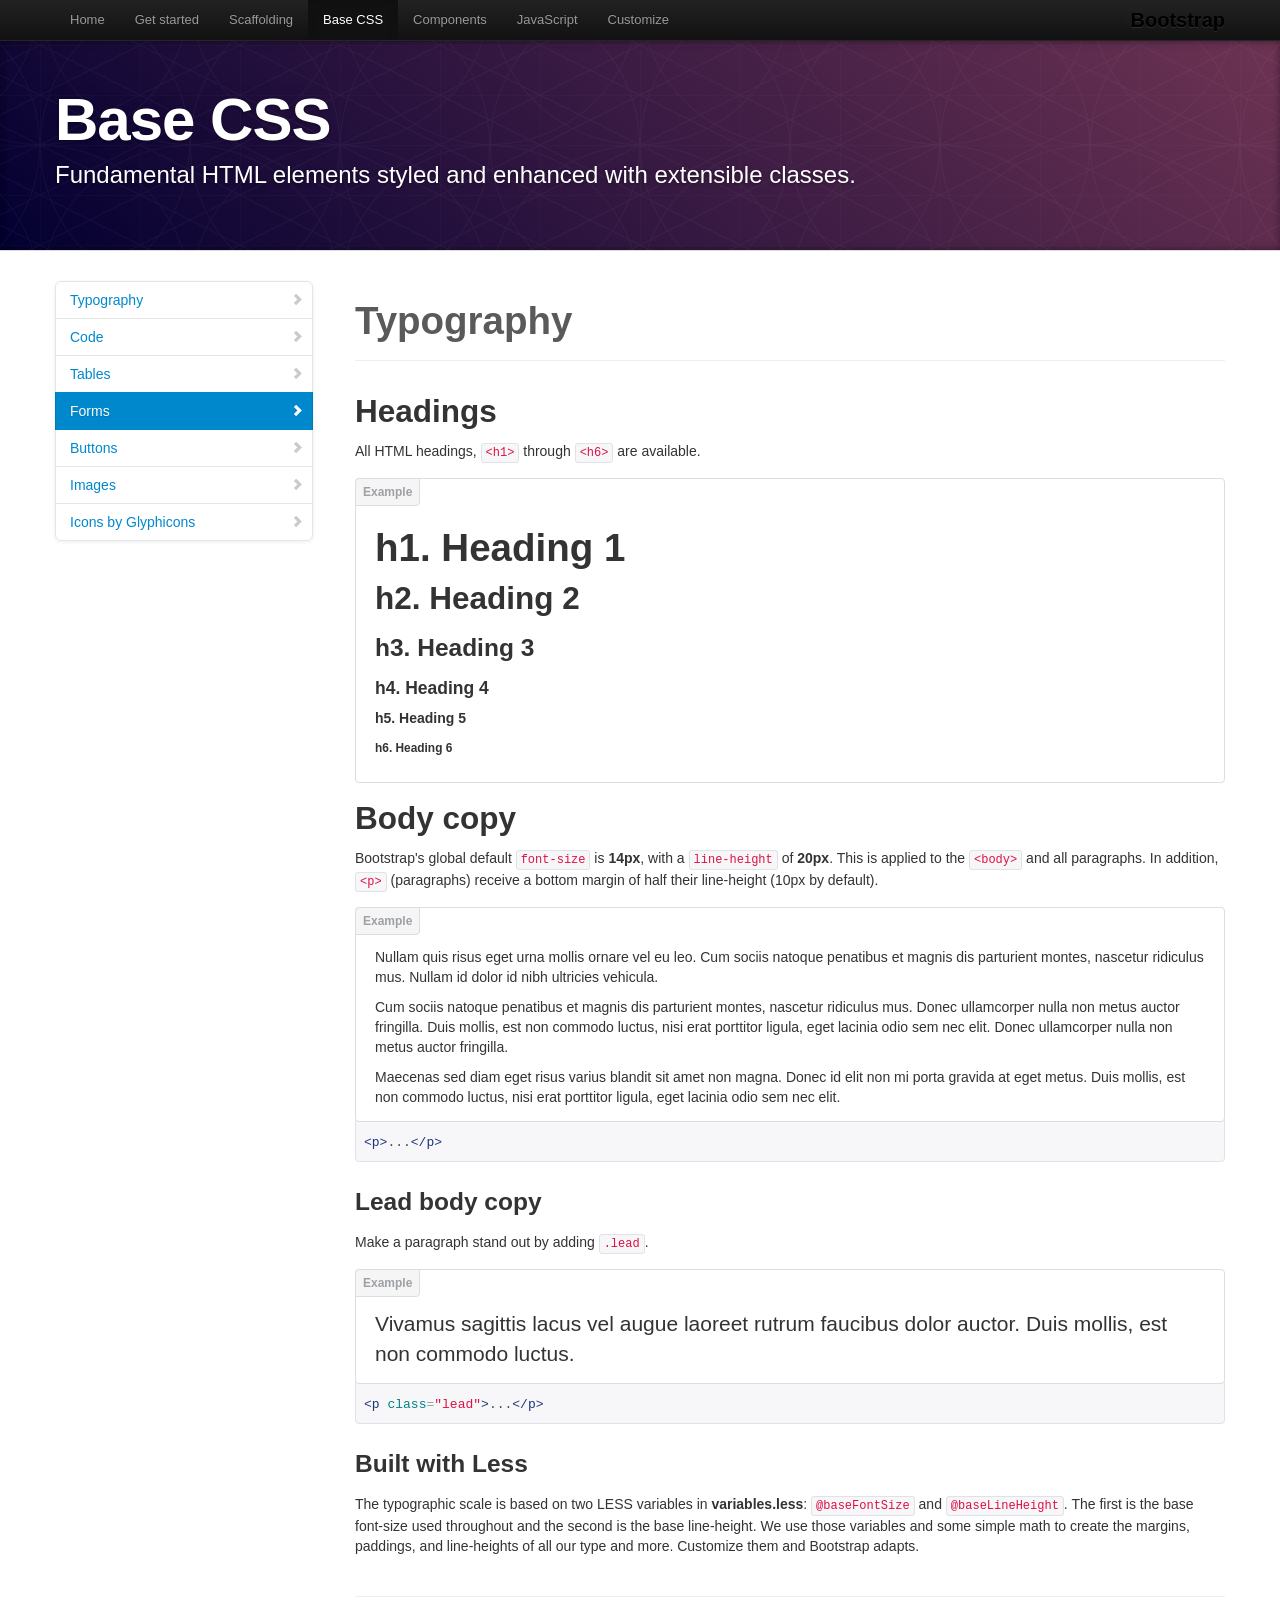
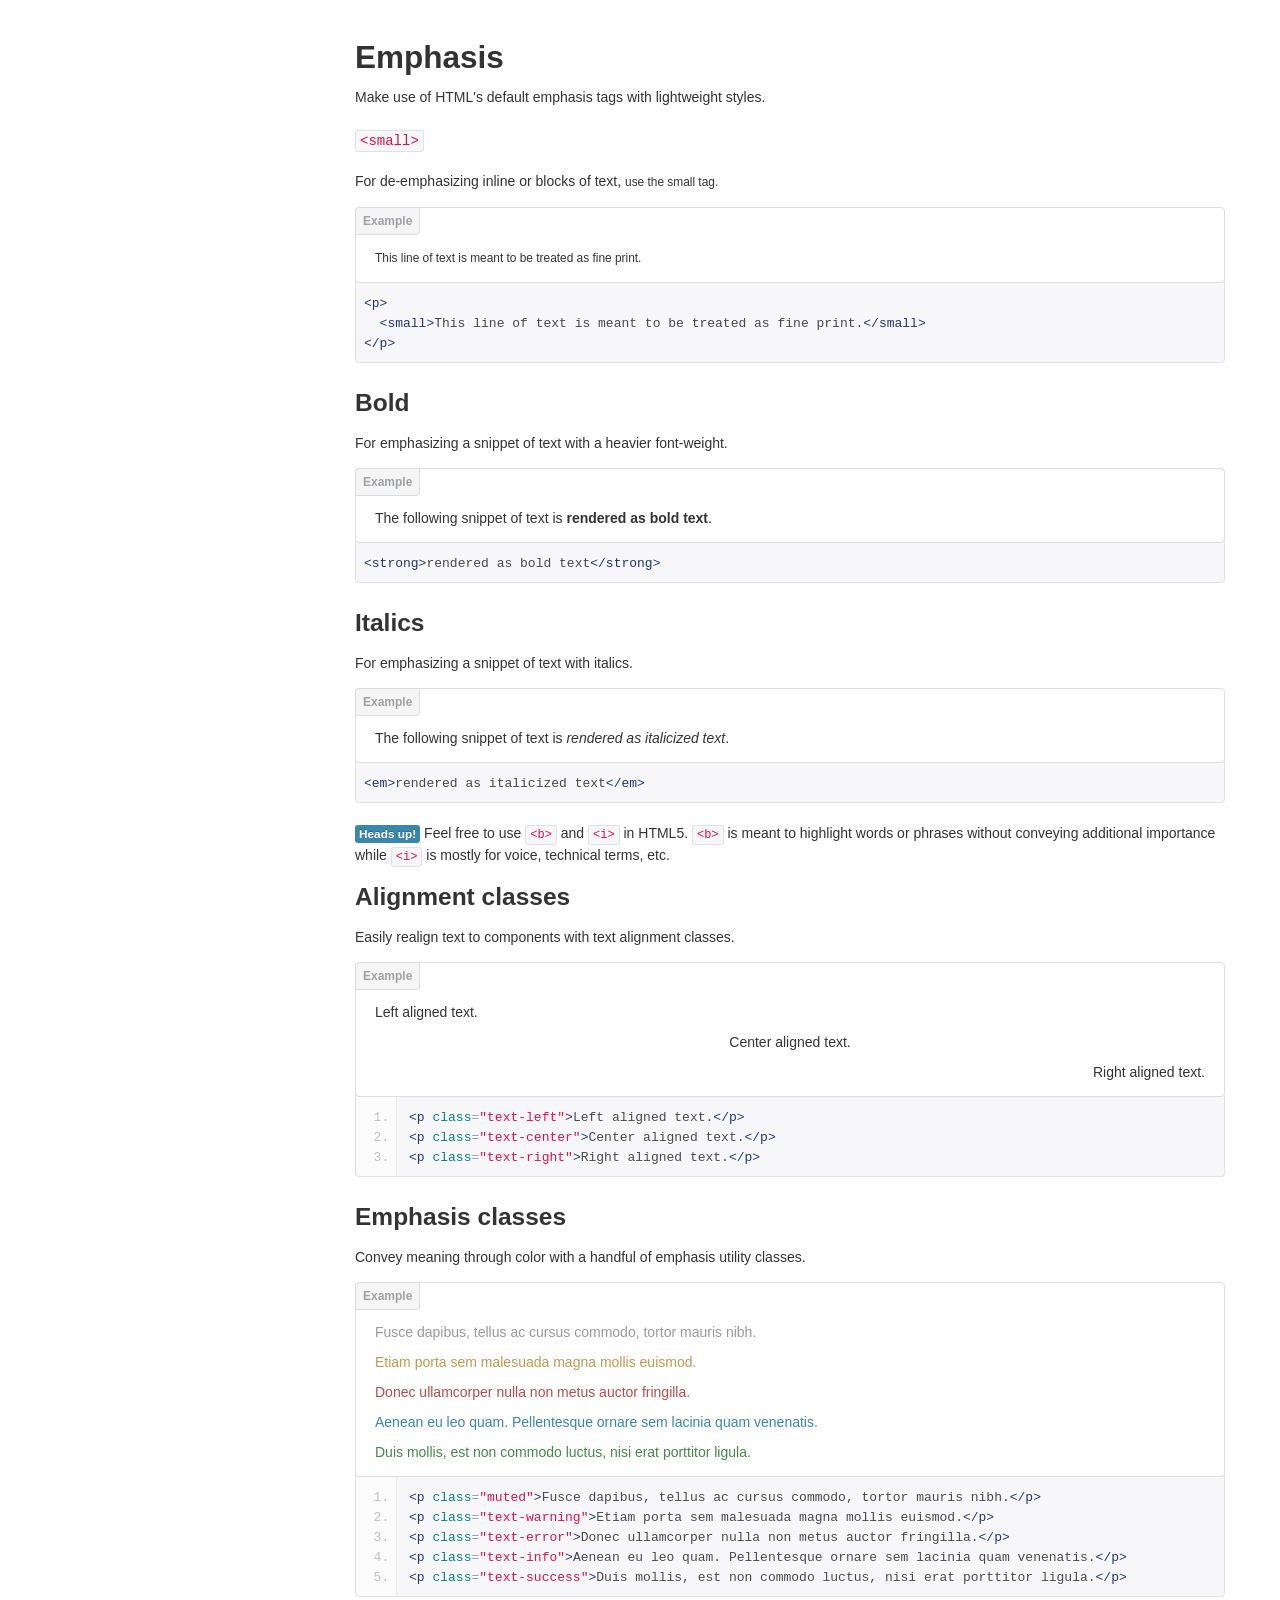
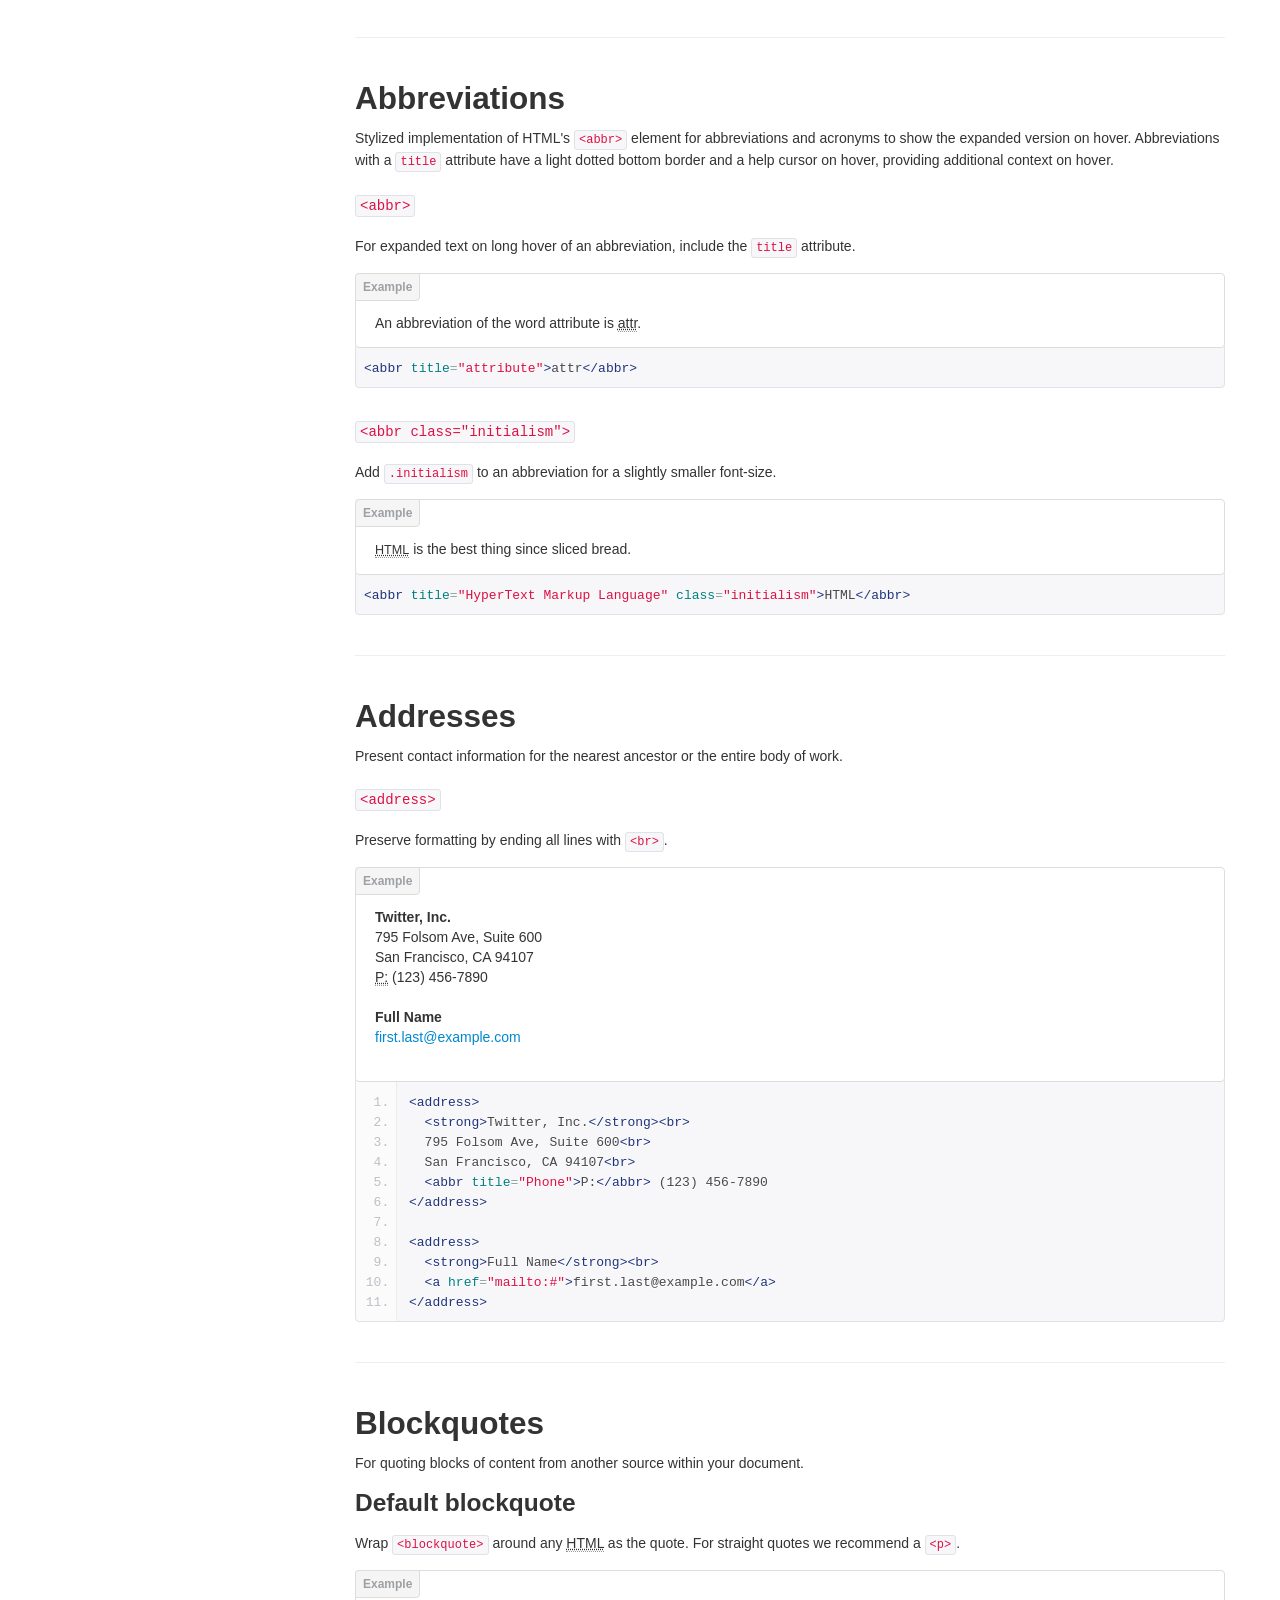
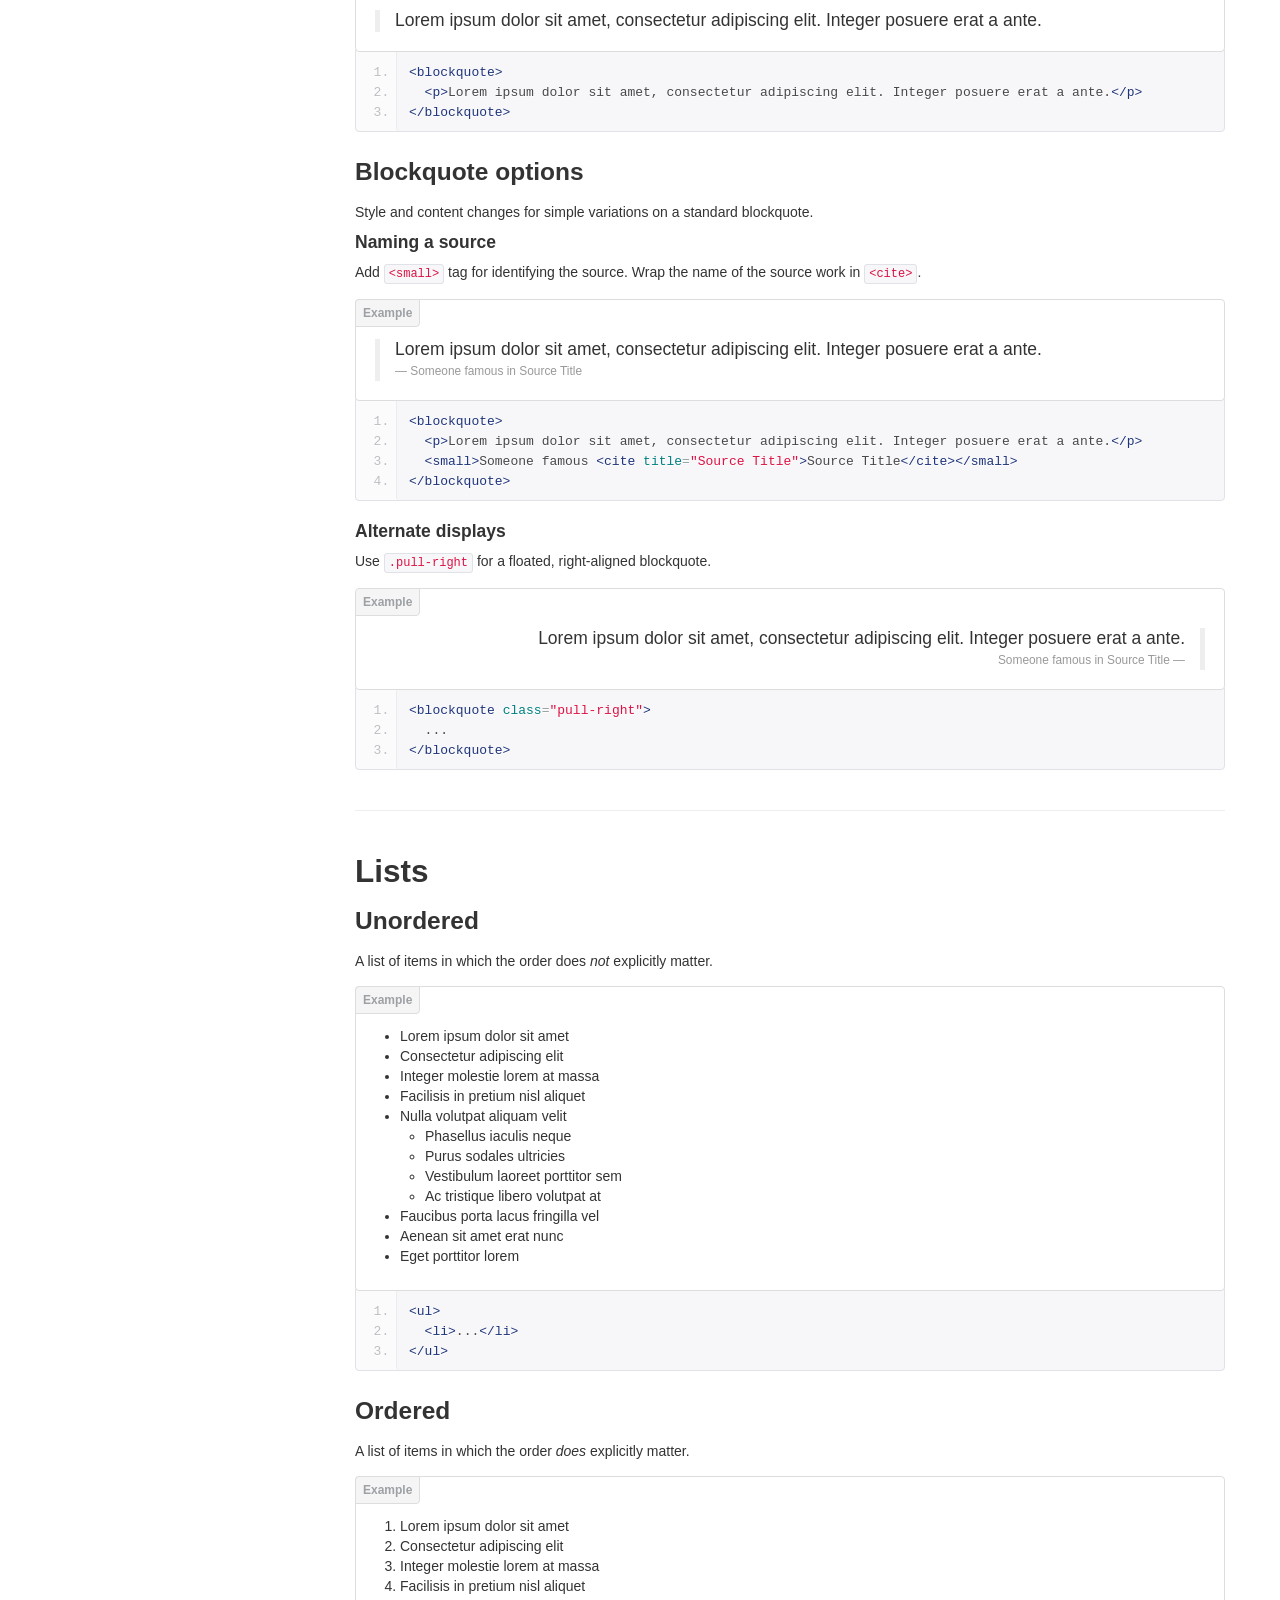
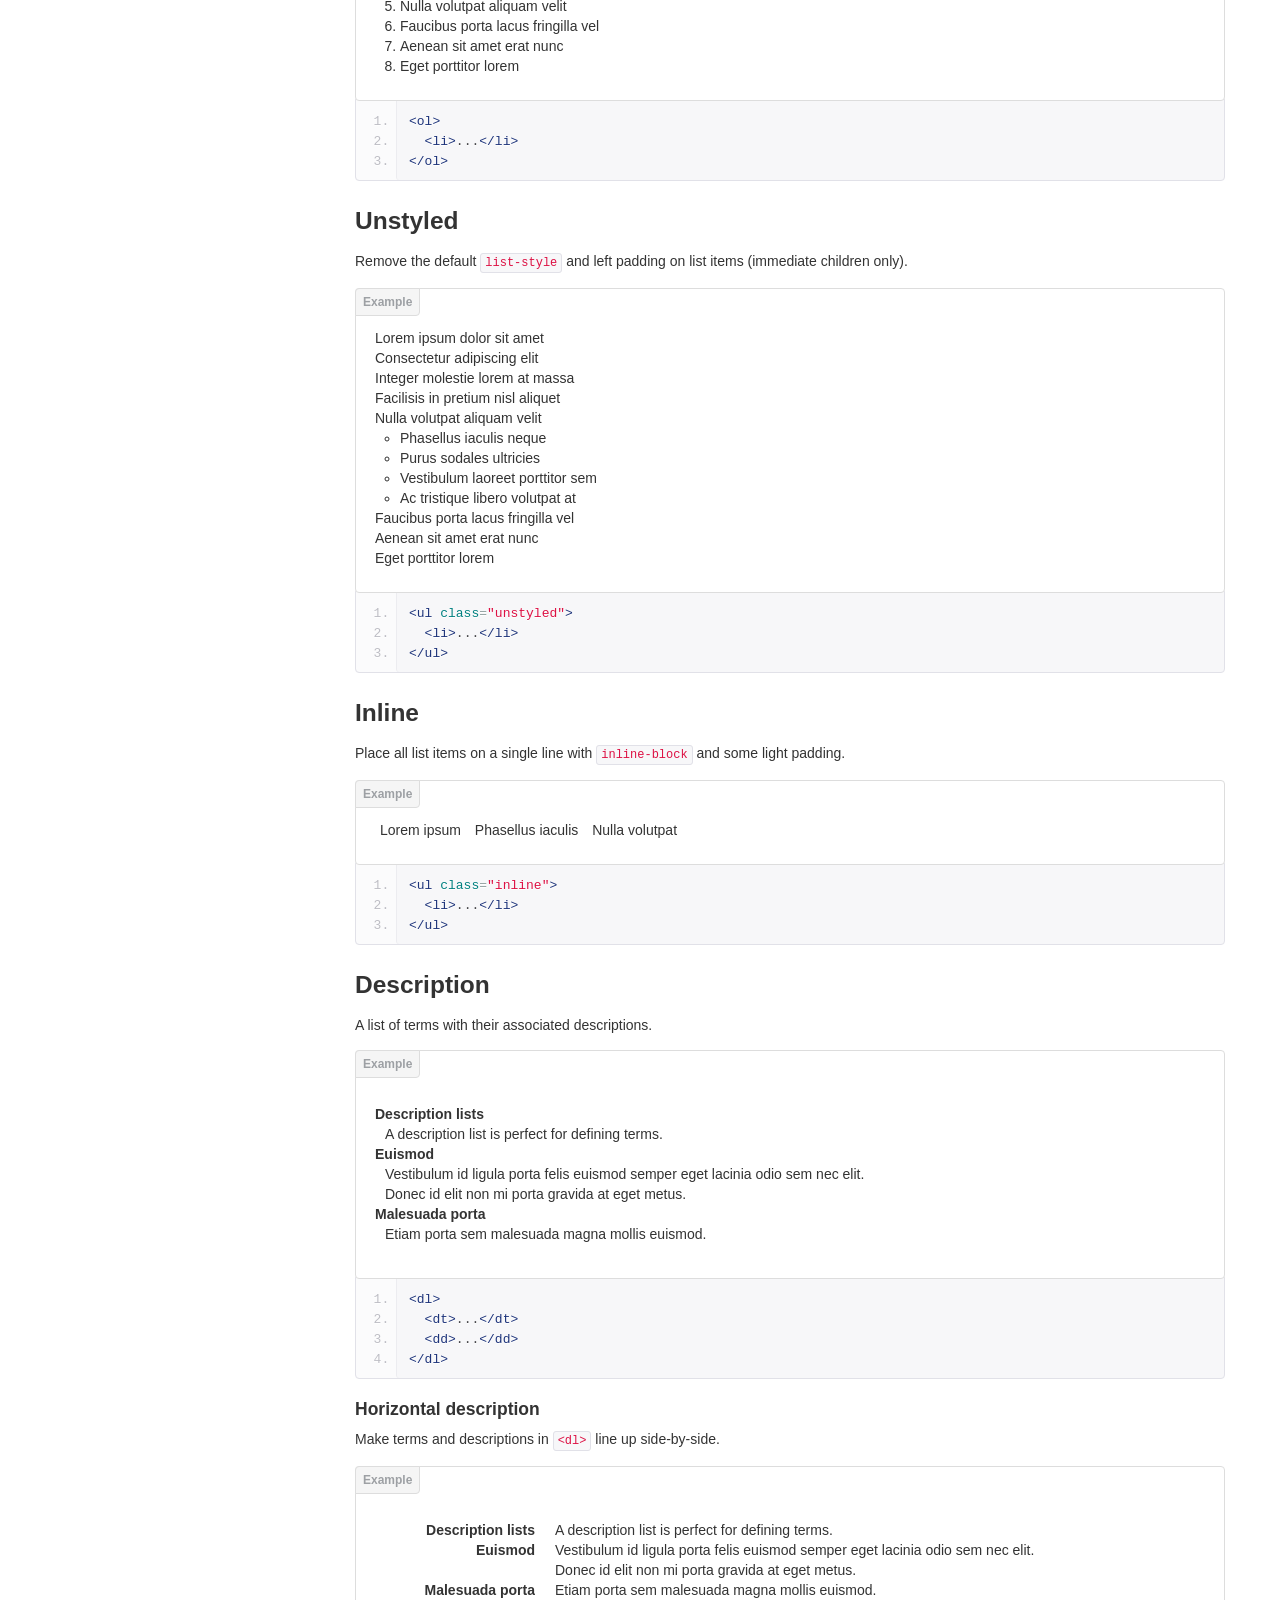
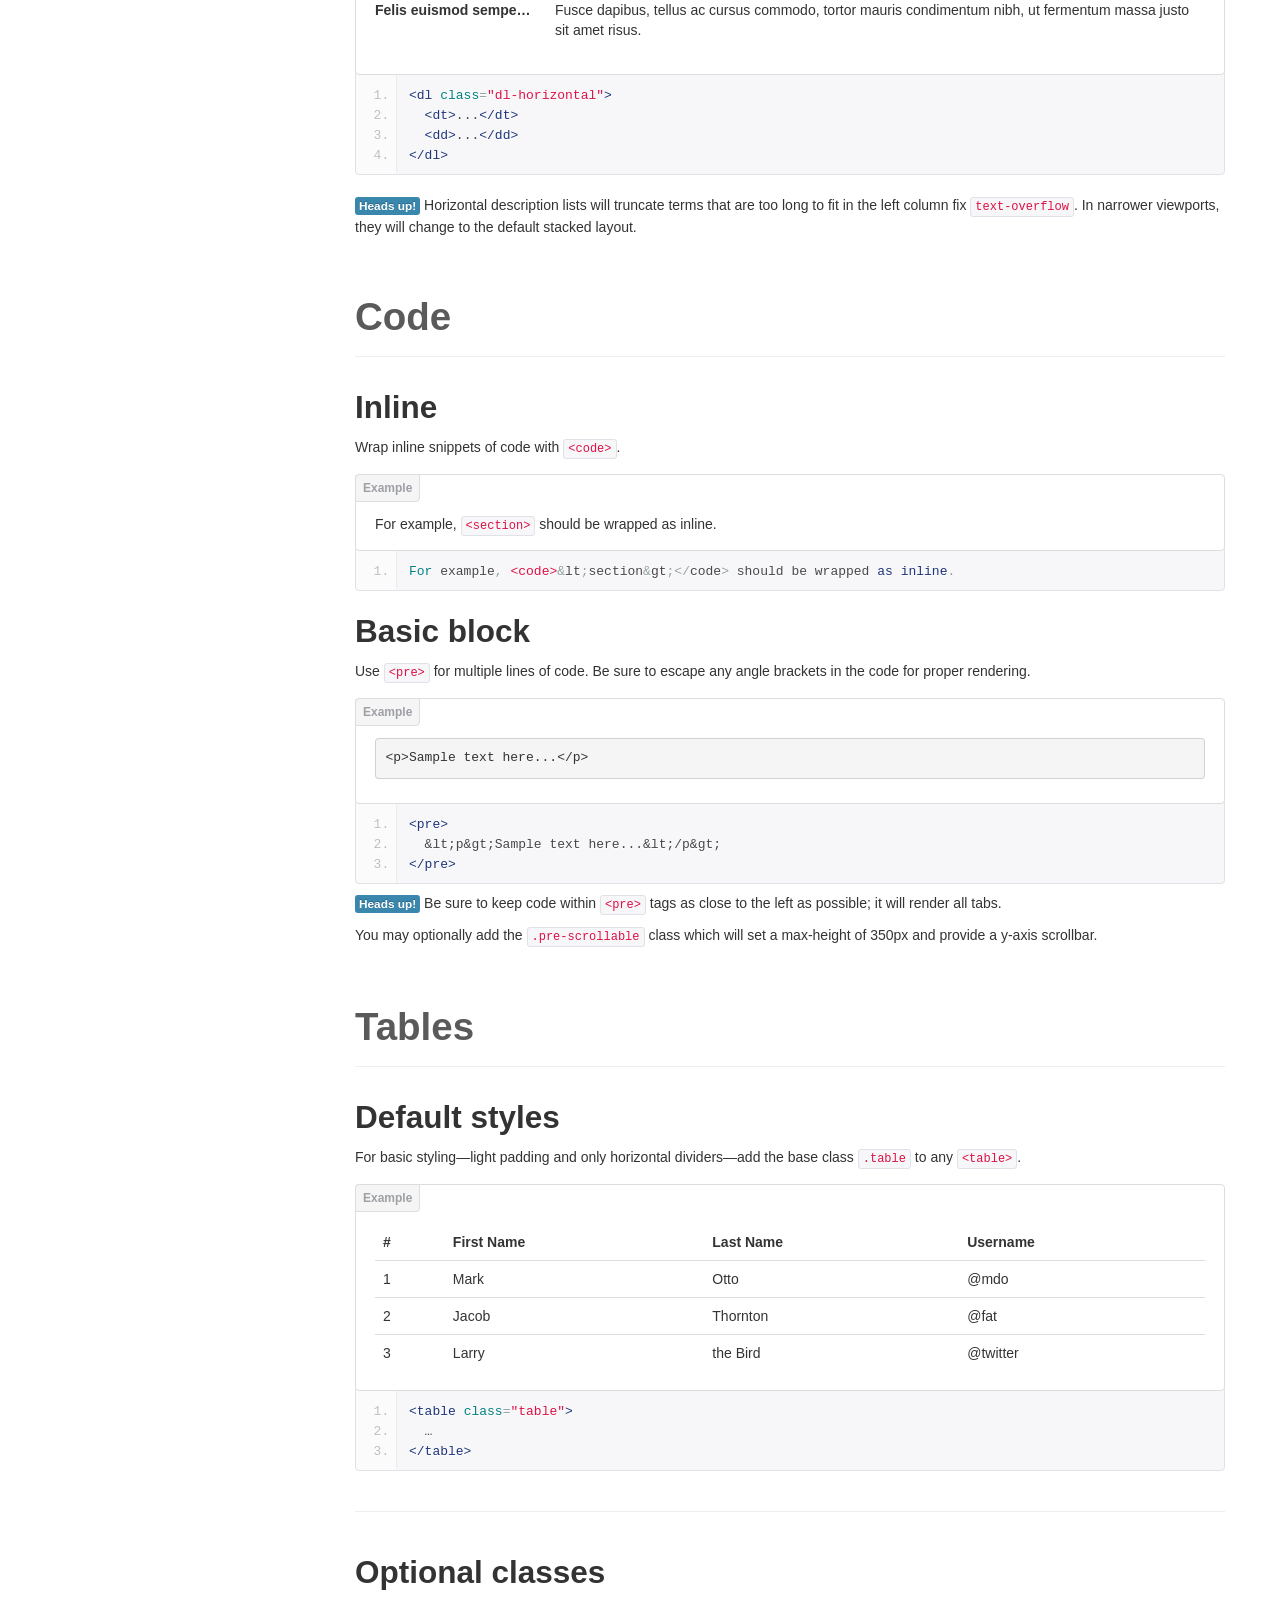
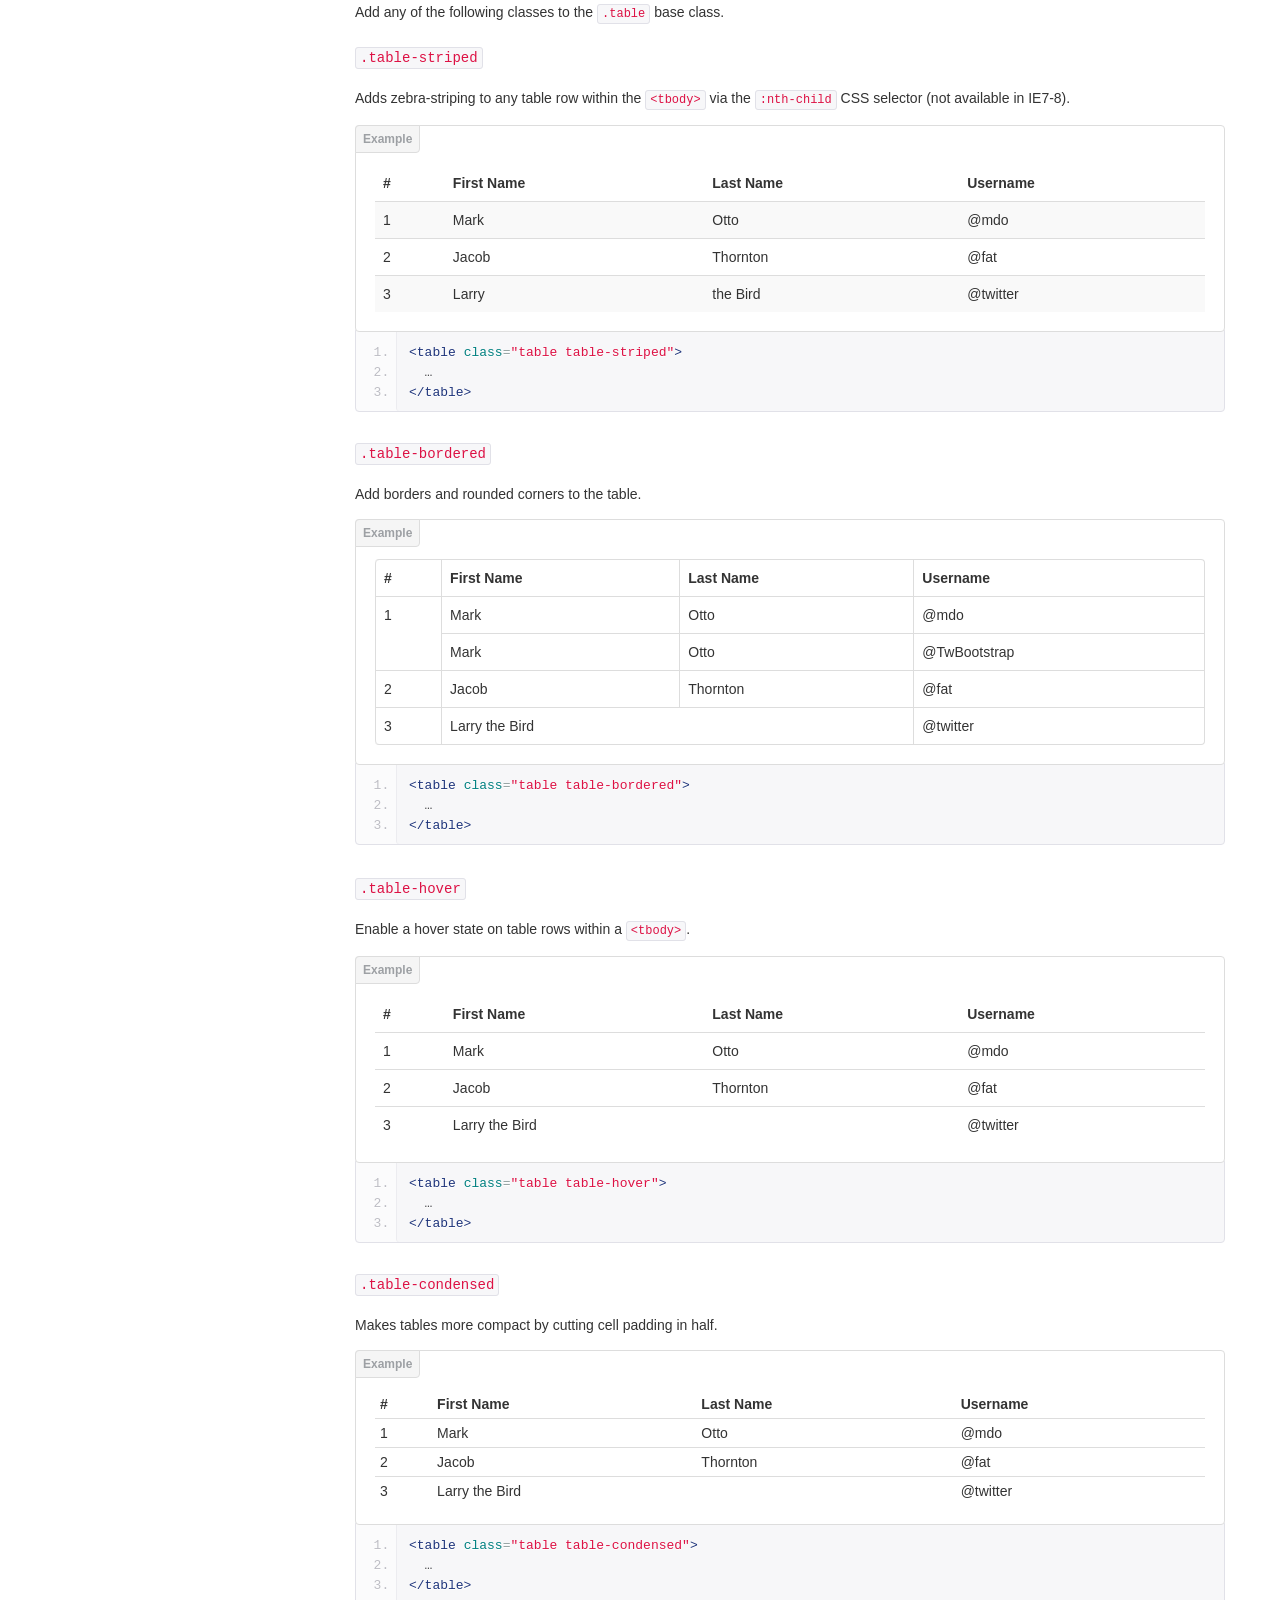
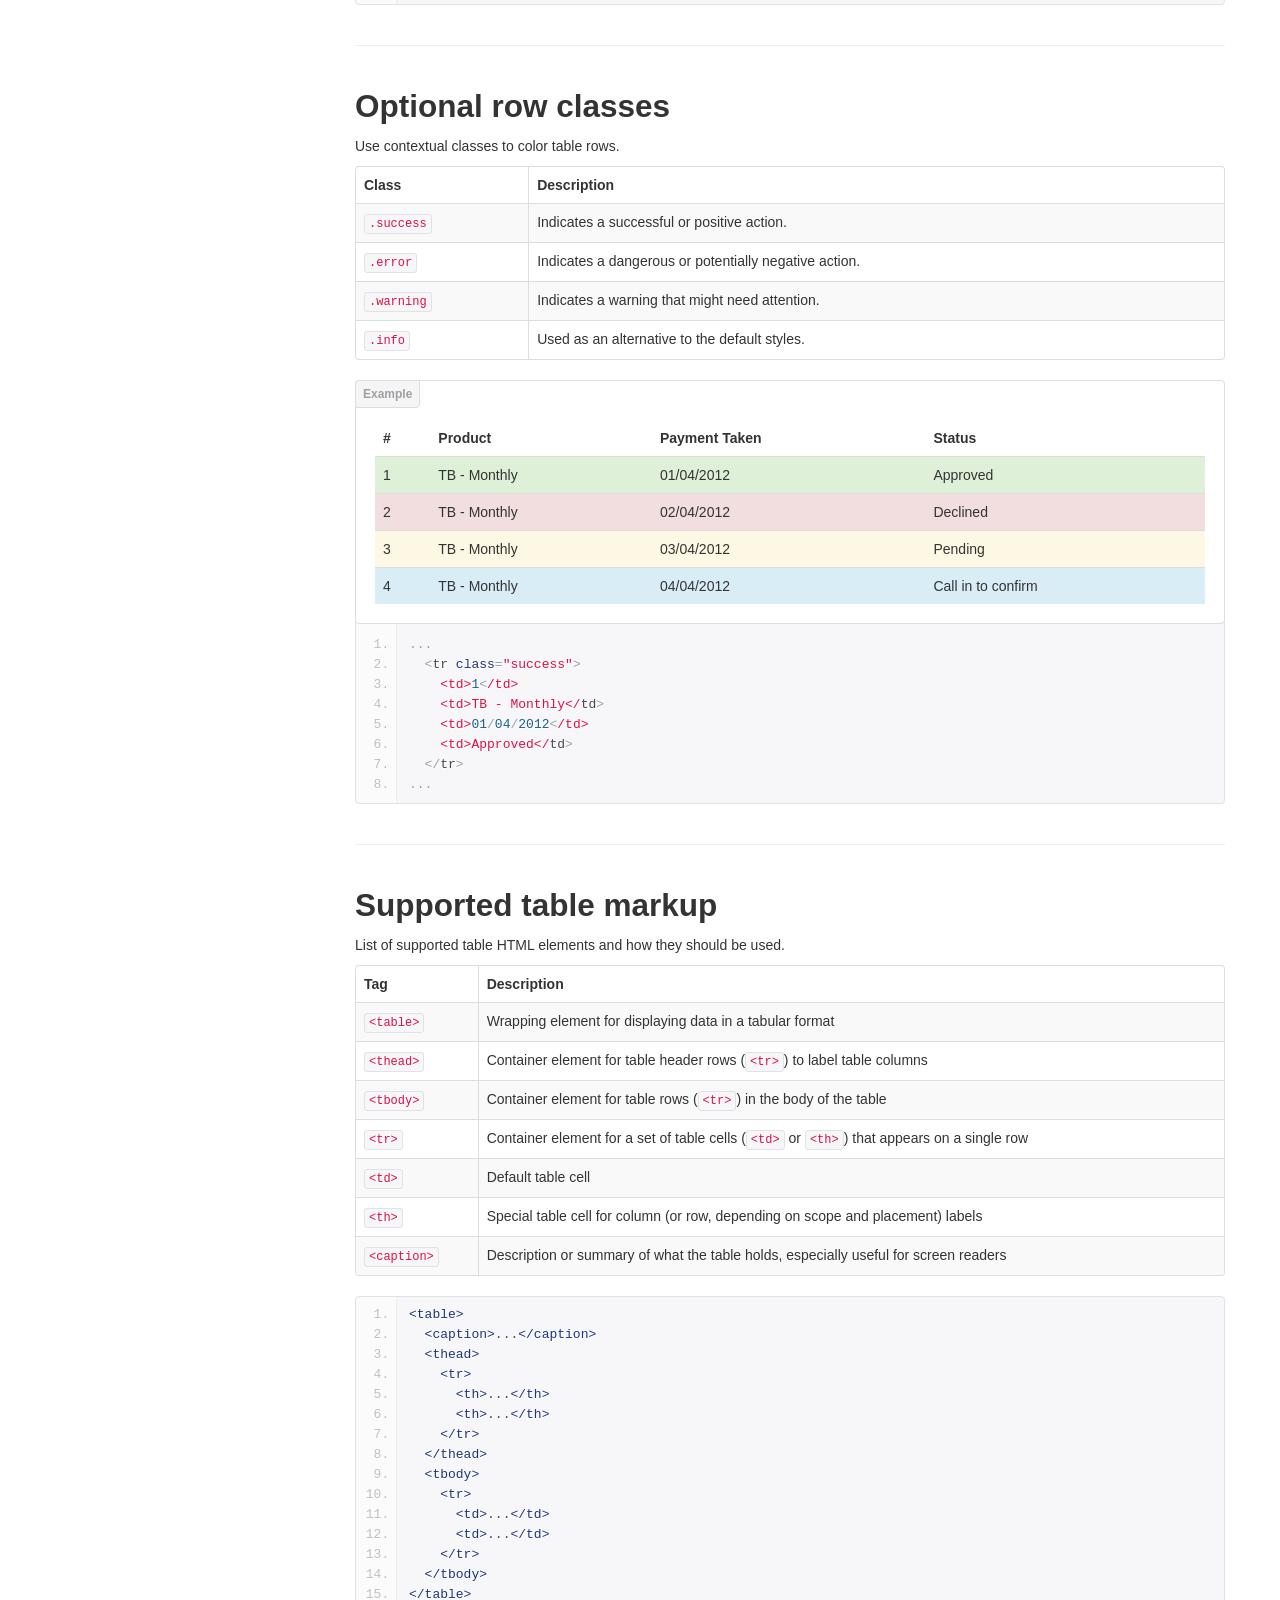
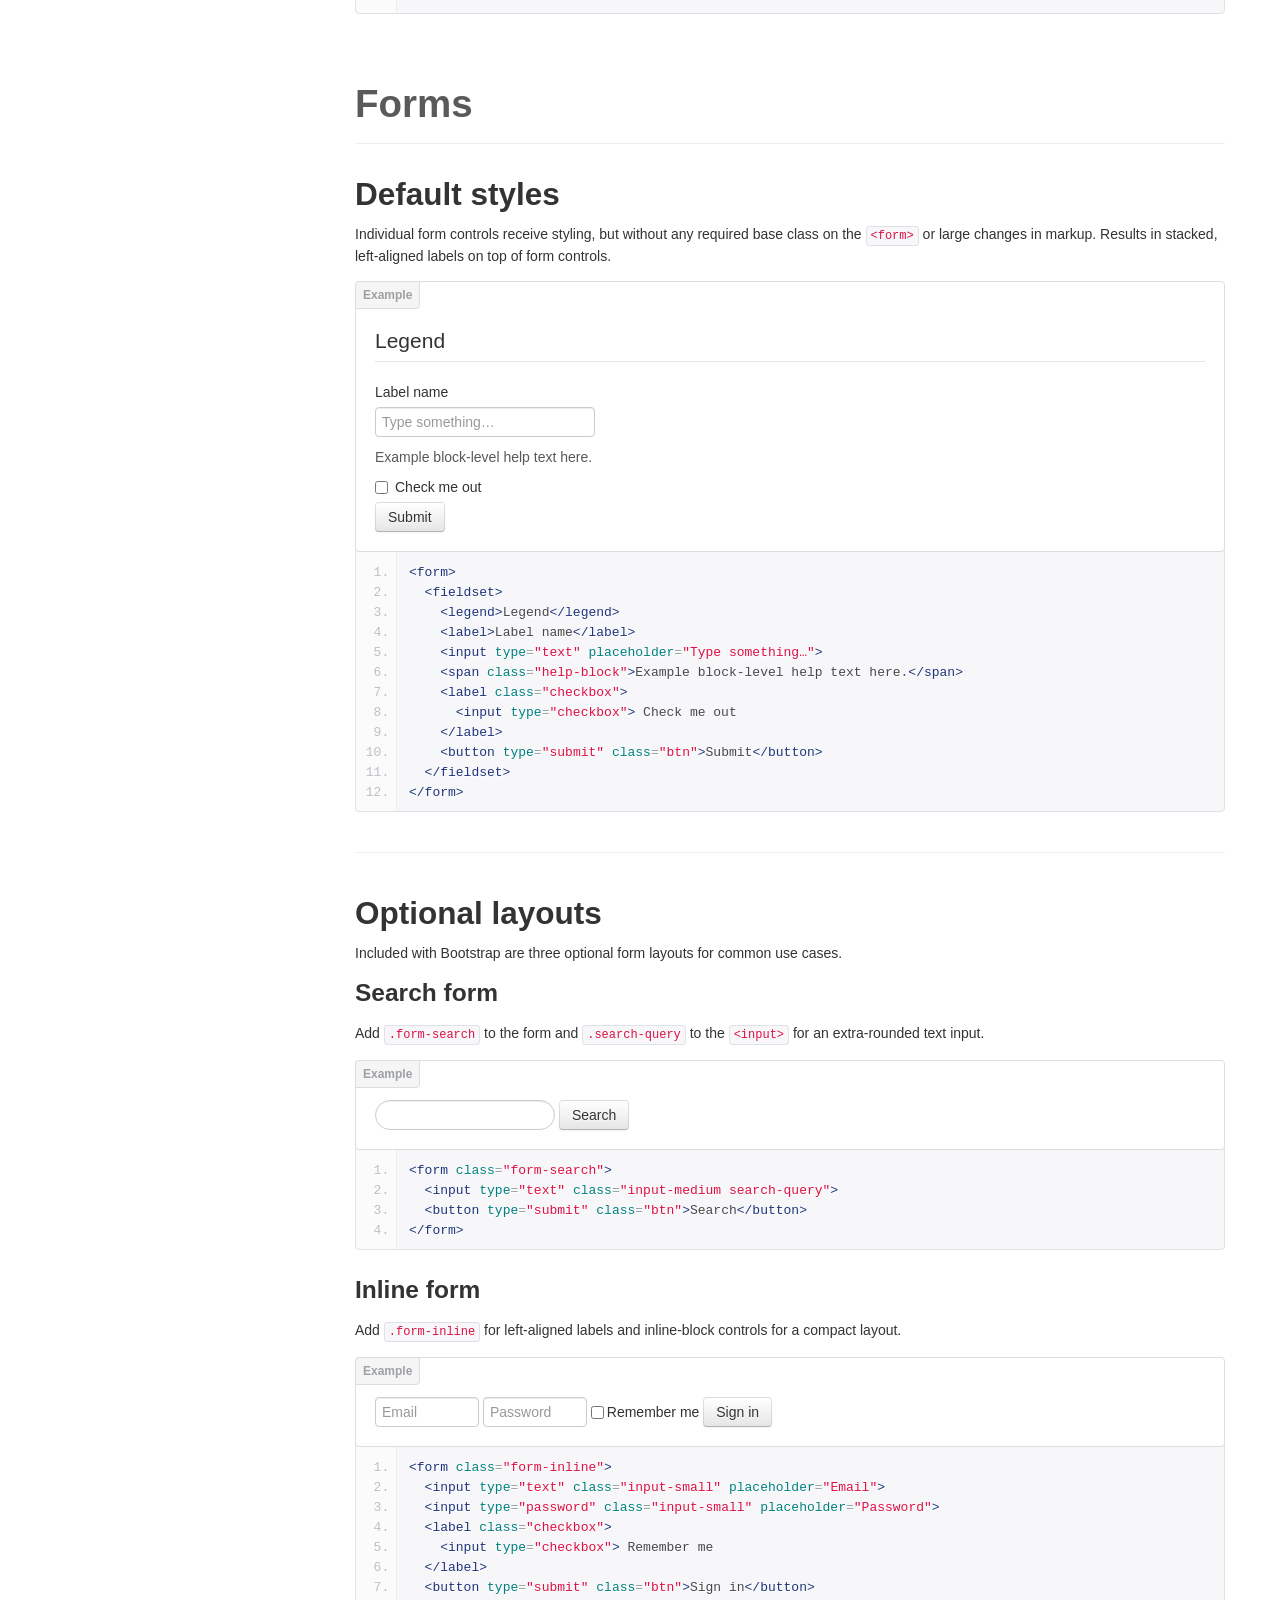
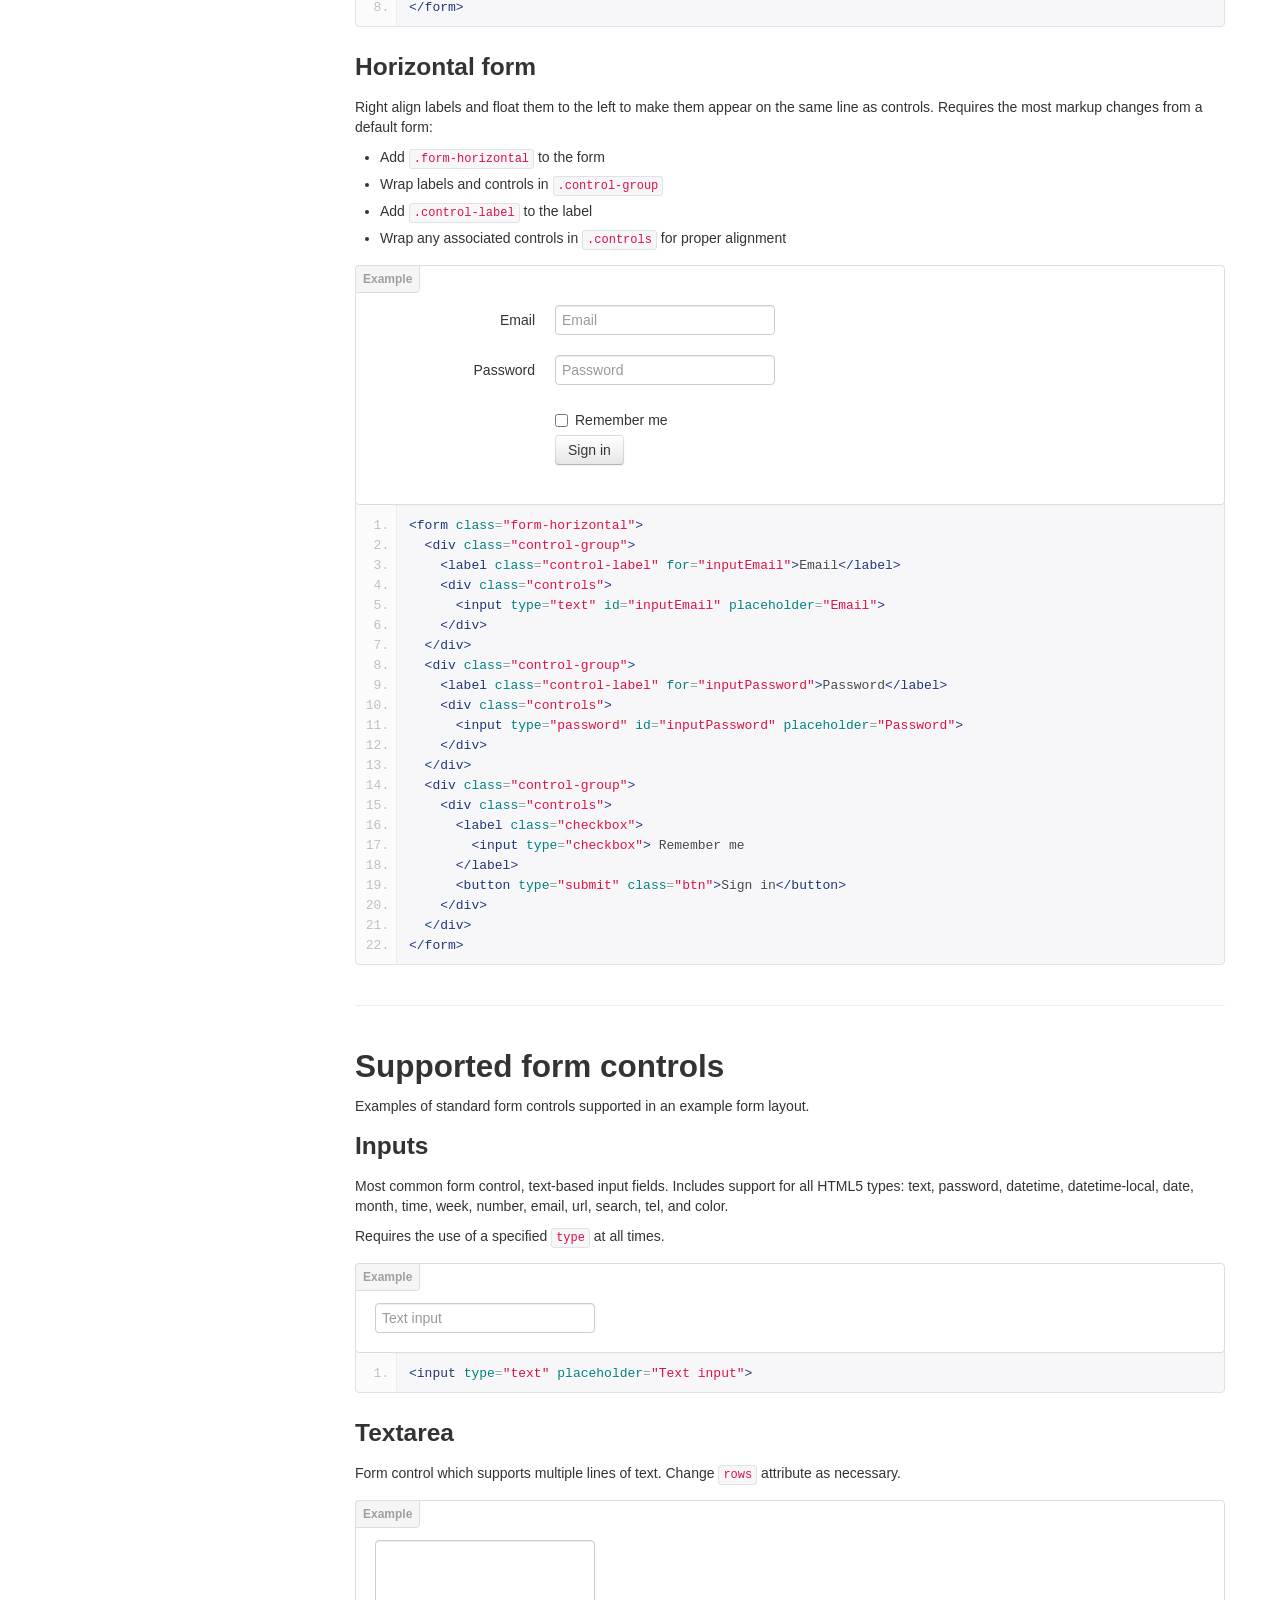
<file: bootstrap/docs/base-css.html>
<!DOCTYPE html>
<html lang="en">
  <head>
    <meta charset="utf-8">
    <title>Base · Bootstrap</title>
    <meta name="viewport" content="width=device-width, initial-scale=1.0">
    <meta name="description" content="">
    <meta name="author" content="">

    <!-- Le styles -->
    <link href="assets/css/bootstrap.css" rel="stylesheet">
    <link href="assets/css/bootstrap-responsive.css" rel="stylesheet">
    <link href="assets/css/docs.css" rel="stylesheet">
    <link href="assets/js/google-code-prettify/prettify.css" rel="stylesheet">

    <!-- Le HTML5 shim, for IE6-8 support of HTML5 elements -->
    <!--[if lt IE 9]>
      <script src="assets/js/html5shiv.js"></script>
    <![endif]-->

    <!-- Le fav and touch icons -->
    <link rel="apple-touch-icon-precomposed" sizes="144x144" href="assets/ico/apple-touch-icon-144-precomposed.png">
    <link rel="apple-touch-icon-precomposed" sizes="114x114" href="assets/ico/apple-touch-icon-114-precomposed.png">
      <link rel="apple-touch-icon-precomposed" sizes="72x72" href="assets/ico/apple-touch-icon-72-precomposed.png">
                    <link rel="apple-touch-icon-precomposed" href="assets/ico/apple-touch-icon-57-precomposed.png">
                                   <link rel="shortcut icon" href="assets/ico/favicon.png">

  </head>

  <body data-spy="scroll" data-target=".bs-docs-sidebar">

    <!-- Navbar
    ================================================== -->
    <div class="navbar navbar-inverse navbar-fixed-top">
      <div class="navbar-inner">
        <div class="container">
          <button type="button" class="btn btn-navbar" data-toggle="collapse" data-target=".nav-collapse">
            <span class="icon-bar"></span>
            <span class="icon-bar"></span>
            <span class="icon-bar"></span>
          </button>
          <a class="brand" href="./index.html">Bootstrap</a>
          <div class="nav-collapse collapse">
            <ul class="nav">
              <li class="">
                <a href="./index.html">Home</a>
              </li>
              <li class="">
                <a href="./getting-started.html">Get started</a>
              </li>
              <li class="">
                <a href="./scaffolding.html">Scaffolding</a>
              </li>
              <li class="active">
                <a href="./base-css.html">Base CSS</a>
              </li>
              <li class="">
                <a href="./components.html">Components</a>
              </li>
              <li class="">
                <a href="./javascript.html">JavaScript</a>
              </li>
              <li class="">
                <a href="./customize.html">Customize</a>
              </li>
            </ul>
          </div>
        </div>
      </div>
    </div>

<!-- Subhead
================================================== -->
<header class="jumbotron subhead" id="overview">
  <div class="container">
    <h1>Base CSS</h1>
    <p class="lead">Fundamental HTML elements styled and enhanced with extensible classes.</p>
  </div>
</header>


  <div class="container">

    <!-- Docs nav
    ================================================== -->
    <div class="row">
      <div class="span3 bs-docs-sidebar">
        <ul class="nav nav-list bs-docs-sidenav">
          <li><a href="#typography"><i class="icon-chevron-right"></i> Typography</a></li>
          <li><a href="#code"><i class="icon-chevron-right"></i> Code</a></li>
          <li><a href="#tables"><i class="icon-chevron-right"></i> Tables</a></li>
          <li><a href="#forms"><i class="icon-chevron-right"></i> Forms</a></li>
          <li><a href="#buttons"><i class="icon-chevron-right"></i> Buttons</a></li>
          <li><a href="#images"><i class="icon-chevron-right"></i> Images</a></li>
          <li><a href="#icons"><i class="icon-chevron-right"></i> Icons by Glyphicons</a></li>
        </ul>
      </div>
      <div class="span9">



        <!-- Typography
        ================================================== -->
        <section id="typography">
          <div class="page-header">
            <h1>Typography</h1>
          </div>

          <h2 id="headings">Headings</h2>
          <p>All HTML headings, <code>&lt;h1&gt;</code> through <code>&lt;h6&gt;</code> are available.</p>
          <div class="bs-docs-example">
            <h1>h1. Heading 1</h1>
            <h2>h2. Heading 2</h2>
            <h3>h3. Heading 3</h3>
            <h4>h4. Heading 4</h4>
            <h5>h5. Heading 5</h5>
            <h6>h6. Heading 6</h6>
          </div>

          <h2 id="body-copy">Body copy</h2>
          <p>Bootstrap's global default <code>font-size</code> is <strong>14px</strong>, with a <code>line-height</code> of <strong>20px</strong>. This is applied to the <code>&lt;body&gt;</code> and all paragraphs. In addition, <code>&lt;p&gt;</code> (paragraphs) receive a bottom margin of half their line-height (10px by default).</p>
          <div class="bs-docs-example">
            <p>Nullam quis risus eget urna mollis ornare vel eu leo. Cum sociis natoque penatibus et magnis dis parturient montes, nascetur ridiculus mus. Nullam id dolor id nibh ultricies vehicula.</p>
            <p>Cum sociis natoque penatibus et magnis dis parturient montes, nascetur ridiculus mus. Donec ullamcorper nulla non metus auctor fringilla. Duis mollis, est non commodo luctus, nisi erat porttitor ligula, eget lacinia odio sem nec elit. Donec ullamcorper nulla non metus auctor fringilla.</p>
            <p>Maecenas sed diam eget risus varius blandit sit amet non magna. Donec id elit non mi porta gravida at eget metus. Duis mollis, est non commodo luctus, nisi erat porttitor ligula, eget lacinia odio sem nec elit.</p>
          </div>
          <pre class="prettyprint">&lt;p&gt;...&lt;/p&gt;</pre>

          <h3>Lead body copy</h3>
          <p>Make a paragraph stand out by adding <code>.lead</code>.</p>
          <div class="bs-docs-example">
            <p class="lead">Vivamus sagittis lacus vel augue laoreet rutrum faucibus dolor auctor. Duis mollis, est non commodo luctus.</p>
          </div>
          <pre class="prettyprint">&lt;p class="lead"&gt;...&lt;/p&gt;</pre>

          <h3>Built with Less</h3>
          <p>The typographic scale is based on two LESS variables in <strong>variables.less</strong>: <code>@baseFontSize</code> and <code>@baseLineHeight</code>. The first is the base font-size used throughout and the second is the base line-height. We use those variables and some simple math to create the margins, paddings, and line-heights of all our type and more. Customize them and Bootstrap adapts.</p>


          <hr class="bs-docs-separator">


          <h2 id="emphasis">Emphasis</h2>
          <p>Make use of HTML's default emphasis tags with lightweight styles.</p>

          <h3><code>&lt;small&gt;</code></h3>
          <p>For de-emphasizing inline or blocks of text, <small>use the small tag.</small></p>
          <div class="bs-docs-example">
            <p><small>This line of text is meant to be treated as fine print.</small></p>
          </div>
<pre class="prettyprint">
&lt;p&gt;
  &lt;small&gt;This line of text is meant to be treated as fine print.&lt;/small&gt;
&lt;/p&gt;
</pre>

          <h3>Bold</h3>
          <p>For emphasizing a snippet of text with a heavier font-weight.</p>
          <div class="bs-docs-example">
            <p>The following snippet of text is <strong>rendered as bold text</strong>.</p>
          </div>
          <pre class="prettyprint">&lt;strong&gt;rendered as bold text&lt;/strong&gt;</pre>

          <h3>Italics</h3>
          <p>For emphasizing a snippet of text with italics.</p>
          <div class="bs-docs-example">
            <p>The following snippet of text is <em>rendered as italicized text</em>.</p>
          </div>
          <pre class="prettyprint">&lt;em&gt;rendered as italicized text&lt;/em&gt;</pre>

          <p><span class="label label-info">Heads up!</span> Feel free to use <code>&lt;b&gt;</code> and <code>&lt;i&gt;</code> in HTML5. <code>&lt;b&gt;</code> is meant to highlight words or phrases without conveying additional importance while <code>&lt;i&gt;</code> is mostly for voice, technical terms, etc.</p>

          <h3>Alignment classes</h3>
          <p>Easily realign text to components with text alignment classes.</p>
          <div class="bs-docs-example">
            <p class="text-left">Left aligned text.</p>
            <p class="text-center">Center aligned text.</p>
            <p class="text-right">Right aligned text.</p>
          </div>
<pre class="prettyprint linenums">
&lt;p class="text-left"&gt;Left aligned text.&lt;/p&gt;
&lt;p class="text-center"&gt;Center aligned text.&lt;/p&gt;
&lt;p class="text-right"&gt;Right aligned text.&lt;/p&gt;
</pre>

          <h3>Emphasis classes</h3>
          <p>Convey meaning through color with a handful of emphasis utility classes.</p>
          <div class="bs-docs-example">
            <p class="muted">Fusce dapibus, tellus ac cursus commodo, tortor mauris nibh.</p>
            <p class="text-warning">Etiam porta sem malesuada magna mollis euismod.</p>
            <p class="text-error">Donec ullamcorper nulla non metus auctor fringilla.</p>
            <p class="text-info">Aenean eu leo quam. Pellentesque ornare sem lacinia quam venenatis.</p>
            <p class="text-success">Duis mollis, est non commodo luctus, nisi erat porttitor ligula.</p>
          </div>
<pre class="prettyprint linenums">
&lt;p class="muted"&gt;Fusce dapibus, tellus ac cursus commodo, tortor mauris nibh.&lt;/p&gt;
&lt;p class="text-warning"&gt;Etiam porta sem malesuada magna mollis euismod.&lt;/p&gt;
&lt;p class="text-error"&gt;Donec ullamcorper nulla non metus auctor fringilla.&lt;/p&gt;
&lt;p class="text-info"&gt;Aenean eu leo quam. Pellentesque ornare sem lacinia quam venenatis.&lt;/p&gt;
&lt;p class="text-success"&gt;Duis mollis, est non commodo luctus, nisi erat porttitor ligula.&lt;/p&gt;
</pre>


          <hr class="bs-docs-separator">


          <h2 id="abbreviations">Abbreviations</h2>
          <p>Stylized implementation of HTML's <code>&lt;abbr&gt;</code> element for abbreviations and acronyms to show the expanded version on hover. Abbreviations with a <code>title</code> attribute have a light dotted bottom border and a help cursor on hover, providing additional context on hover.</p>

          <h3><code>&lt;abbr&gt;</code></h3>
          <p>For expanded text on long hover of an abbreviation, include the <code>title</code> attribute.</p>
          <div class="bs-docs-example">
            <p>An abbreviation of the word attribute is <abbr title="attribute">attr</abbr>.</p>
          </div>
          <pre class="prettyprint">&lt;abbr title="attribute"&gt;attr&lt;/abbr&gt;</pre>

          <h3><code>&lt;abbr class="initialism"&gt;</code></h3>
          <p>Add <code>.initialism</code> to an abbreviation for a slightly smaller font-size.</p>
          <div class="bs-docs-example">
            <p><abbr title="HyperText Markup Language" class="initialism">HTML</abbr> is the best thing since sliced bread.</p>
          </div>
          <pre class="prettyprint">&lt;abbr title="HyperText Markup Language" class="initialism"&gt;HTML&lt;/abbr&gt;</pre>


          <hr class="bs-docs-separator">


          <h2 id="addresses">Addresses</h2>
          <p>Present contact information for the nearest ancestor or the entire body of work.</p>

          <h3><code>&lt;address&gt;</code></h3>
          <p>Preserve formatting by ending all lines with <code>&lt;br&gt;</code>.</p>
          <div class="bs-docs-example">
            <address>
              <strong>Twitter, Inc.</strong><br>
              795 Folsom Ave, Suite 600<br>
              San Francisco, CA 94107<br>
              <abbr title="Phone">P:</abbr> (123) 456-7890
            </address>
            <address>
              <strong>Full Name</strong><br>
              <a href="mailto:#">first.last@example.com</a>
            </address>
          </div>
<pre class="prettyprint linenums">
&lt;address&gt;
  &lt;strong&gt;Twitter, Inc.&lt;/strong&gt;&lt;br&gt;
  795 Folsom Ave, Suite 600&lt;br&gt;
  San Francisco, CA 94107&lt;br&gt;
  &lt;abbr title="Phone"&gt;P:&lt;/abbr&gt; (123) 456-7890
&lt;/address&gt;

&lt;address&gt;
  &lt;strong&gt;Full Name&lt;/strong&gt;&lt;br&gt;
  &lt;a href="mailto:#"&gt;first.last@example.com&lt;/a&gt;
&lt;/address&gt;
</pre>


          <hr class="bs-docs-separator">


          <h2 id="blockquotes">Blockquotes</h2>
          <p>For quoting blocks of content from another source within your document.</p>

          <h3>Default blockquote</h3>
          <p>Wrap <code>&lt;blockquote&gt;</code> around any <abbr title="HyperText Markup Language">HTML</abbr> as the quote. For straight quotes we recommend a <code>&lt;p&gt;</code>.</p>
          <div class="bs-docs-example">
            <blockquote>
              <p>Lorem ipsum dolor sit amet, consectetur adipiscing elit. Integer posuere erat a ante.</p>
            </blockquote>
          </div>
<pre class="prettyprint linenums">
&lt;blockquote&gt;
  &lt;p&gt;Lorem ipsum dolor sit amet, consectetur adipiscing elit. Integer posuere erat a ante.&lt;/p&gt;
&lt;/blockquote&gt;
</pre>

          <h3>Blockquote options</h3>
          <p>Style and content changes for simple variations on a standard blockquote.</p>

          <h4>Naming a source</h4>
          <p>Add <code>&lt;small&gt;</code> tag for identifying the source. Wrap the name of the source work in <code>&lt;cite&gt;</code>.</p>
          <div class="bs-docs-example">
            <blockquote>
              <p>Lorem ipsum dolor sit amet, consectetur adipiscing elit. Integer posuere erat a ante.</p>
              <small>Someone famous in <cite title="Source Title">Source Title</cite></small>
            </blockquote>
          </div>
<pre class="prettyprint linenums">
&lt;blockquote&gt;
  &lt;p&gt;Lorem ipsum dolor sit amet, consectetur adipiscing elit. Integer posuere erat a ante.&lt;/p&gt;
  &lt;small&gt;Someone famous &lt;cite title="Source Title"&gt;Source Title&lt;/cite&gt;&lt;/small&gt;
&lt;/blockquote&gt;
</pre>

          <h4>Alternate displays</h4>
          <p>Use <code>.pull-right</code> for a floated, right-aligned blockquote.</p>
          <div class="bs-docs-example" style="overflow: hidden;">
            <blockquote class="pull-right">
              <p>Lorem ipsum dolor sit amet, consectetur adipiscing elit. Integer posuere erat a ante.</p>
              <small>Someone famous in <cite title="Source Title">Source Title</cite></small>
            </blockquote>
          </div>
<pre class="prettyprint linenums">
&lt;blockquote class="pull-right"&gt;
  ...
&lt;/blockquote&gt;
</pre>


          <hr class="bs-docs-separator">


          <!-- Lists -->
          <h2 id="lists">Lists</h2>

          <h3>Unordered</h3>
          <p>A list of items in which the order does <em>not</em> explicitly matter.</p>
          <div class="bs-docs-example">
            <ul>
              <li>Lorem ipsum dolor sit amet</li>
              <li>Consectetur adipiscing elit</li>
              <li>Integer molestie lorem at massa</li>
              <li>Facilisis in pretium nisl aliquet</li>
              <li>Nulla volutpat aliquam velit
                <ul>
                  <li>Phasellus iaculis neque</li>
                  <li>Purus sodales ultricies</li>
                  <li>Vestibulum laoreet porttitor sem</li>
                  <li>Ac tristique libero volutpat at</li>
                </ul>
              </li>
              <li>Faucibus porta lacus fringilla vel</li>
              <li>Aenean sit amet erat nunc</li>
              <li>Eget porttitor lorem</li>
            </ul>
          </div>
<pre class="prettyprint linenums">
&lt;ul&gt;
  &lt;li&gt;...&lt;/li&gt;
&lt;/ul&gt;
</pre>

          <h3>Ordered</h3>
          <p>A list of items in which the order <em>does</em> explicitly matter.</p>
          <div class="bs-docs-example">
            <ol>
              <li>Lorem ipsum dolor sit amet</li>
              <li>Consectetur adipiscing elit</li>
              <li>Integer molestie lorem at massa</li>
              <li>Facilisis in pretium nisl aliquet</li>
              <li>Nulla volutpat aliquam velit</li>
              <li>Faucibus porta lacus fringilla vel</li>
              <li>Aenean sit amet erat nunc</li>
              <li>Eget porttitor lorem</li>
            </ol>
          </div>
<pre class="prettyprint linenums">
&lt;ol&gt;
  &lt;li&gt;...&lt;/li&gt;
&lt;/ol&gt;
</pre>

        <h3>Unstyled</h3>
        <p>Remove the default <code>list-style</code> and left padding on list items (immediate children only).</p>
        <div class="bs-docs-example">
          <ul class="unstyled">
            <li>Lorem ipsum dolor sit amet</li>
            <li>Consectetur adipiscing elit</li>
            <li>Integer molestie lorem at massa</li>
            <li>Facilisis in pretium nisl aliquet</li>
            <li>Nulla volutpat aliquam velit
              <ul>
                <li>Phasellus iaculis neque</li>
                <li>Purus sodales ultricies</li>
                <li>Vestibulum laoreet porttitor sem</li>
                <li>Ac tristique libero volutpat at</li>
              </ul>
            </li>
            <li>Faucibus porta lacus fringilla vel</li>
            <li>Aenean sit amet erat nunc</li>
            <li>Eget porttitor lorem</li>
          </ul>
        </div>
<pre class="prettyprint linenums">
&lt;ul class="unstyled"&gt;
  &lt;li&gt;...&lt;/li&gt;
&lt;/ul&gt;
</pre>

        <h3>Inline</h3>
        <p>Place all list items on a single line with <code>inline-block</code> and some light padding.</p>
        <div class="bs-docs-example">
          <ul class="inline">
            <li>Lorem ipsum</li>
            <li>Phasellus iaculis</li>
            <li>Nulla volutpat</li>
          </ul>
        </div>
<pre class="prettyprint linenums">
&lt;ul class="inline"&gt;
  &lt;li&gt;...&lt;/li&gt;
&lt;/ul&gt;
</pre>

        <h3>Description</h3>
        <p>A list of terms with their associated descriptions.</p>
        <div class="bs-docs-example">
          <dl>
            <dt>Description lists</dt>
            <dd>A description list is perfect for defining terms.</dd>
            <dt>Euismod</dt>
            <dd>Vestibulum id ligula porta felis euismod semper eget lacinia odio sem nec elit.</dd>
            <dd>Donec id elit non mi porta gravida at eget metus.</dd>
            <dt>Malesuada porta</dt>
            <dd>Etiam porta sem malesuada magna mollis euismod.</dd>
          </dl>
        </div>
<pre class="prettyprint linenums">
&lt;dl&gt;
  &lt;dt&gt;...&lt;/dt&gt;
  &lt;dd&gt;...&lt;/dd&gt;
&lt;/dl&gt;
</pre>

        <h4>Horizontal description</h4>
        <p>Make terms and descriptions in <code>&lt;dl&gt;</code> line up side-by-side.</p>
        <div class="bs-docs-example">
          <dl class="dl-horizontal">
            <dt>Description lists</dt>
            <dd>A description list is perfect for defining terms.</dd>
            <dt>Euismod</dt>
            <dd>Vestibulum id ligula porta felis euismod semper eget lacinia odio sem nec elit.</dd>
            <dd>Donec id elit non mi porta gravida at eget metus.</dd>
            <dt>Malesuada porta</dt>
            <dd>Etiam porta sem malesuada magna mollis euismod.</dd>
            <dt>Felis euismod semper eget lacinia</dt>
            <dd>Fusce dapibus, tellus ac cursus commodo, tortor mauris condimentum nibh, ut fermentum massa justo sit amet risus.</dd>
          </dl>
        </div>
<pre class="prettyprint linenums">
&lt;dl class="dl-horizontal"&gt;
  &lt;dt&gt;...&lt;/dt&gt;
  &lt;dd&gt;...&lt;/dd&gt;
&lt;/dl&gt;
</pre>
        <p>
          <span class="label label-info">Heads up!</span>
          Horizontal description lists will truncate terms that are too long to fit in the left column fix <code>text-overflow</code>. In narrower viewports, they will change to the default stacked layout.
        </p>
      </section>



        <!-- Code
        ================================================== -->
        <section id="code">
          <div class="page-header">
            <h1>Code</h1>
          </div>

          <h2>Inline</h2>
          <p>Wrap inline snippets of code with <code>&lt;code&gt;</code>.</p>
<div class="bs-docs-example">
  For example, <code>&lt;section&gt;</code> should be wrapped as inline.
</div>
<pre class="prettyprint linenums">
For example, &lt;code&gt;&amp;lt;section&amp;gt;&lt;/code&gt; should be wrapped as inline.
</pre>

          <h2>Basic block</h2>
          <p>Use <code>&lt;pre&gt;</code> for multiple lines of code. Be sure to escape any angle brackets in the code for proper rendering.</p>
<div class="bs-docs-example">
  <pre>&lt;p&gt;Sample text here...&lt;/p&gt;</pre>
</div>
<pre class="prettyprint linenums" style="margin-bottom: 9px;">
&lt;pre&gt;
  &amp;lt;p&amp;gt;Sample text here...&amp;lt;/p&amp;gt;
&lt;/pre&gt;
</pre>
          <p><span class="label label-info">Heads up!</span> Be sure to keep code within <code>&lt;pre&gt;</code> tags as close to the left as possible; it will render all tabs.</p>
          <p>You may optionally add the <code>.pre-scrollable</code> class which will set a max-height of 350px and provide a y-axis scrollbar.</p>
        </section>



        <!-- Tables
        ================================================== -->
        <section id="tables">
          <div class="page-header">
            <h1>Tables</h1>
          </div>

          <h2>Default styles</h2>
          <p>For basic styling&mdash;light padding and only horizontal dividers&mdash;add the base class <code>.table</code> to any <code>&lt;table&gt;</code>.</p>
          <div class="bs-docs-example">
            <table class="table">
              <thead>
                <tr>
                  <th>#</th>
                  <th>First Name</th>
                  <th>Last Name</th>
                  <th>Username</th>
                </tr>
              </thead>
              <tbody>
                <tr>
                  <td>1</td>
                  <td>Mark</td>
                  <td>Otto</td>
                  <td>@mdo</td>
                </tr>
                <tr>
                  <td>2</td>
                  <td>Jacob</td>
                  <td>Thornton</td>
                  <td>@fat</td>
                </tr>
                <tr>
                  <td>3</td>
                  <td>Larry</td>
                  <td>the Bird</td>
                  <td>@twitter</td>
                </tr>
              </tbody>
            </table>
          </div>
<pre class="prettyprint linenums">
&lt;table class="table"&gt;
  …
&lt;/table&gt;
</pre>


          <hr class="bs-docs-separator">


          <h2>Optional classes</h2>
          <p>Add any of the following classes to the <code>.table</code> base class.</p>

          <h3><code>.table-striped</code></h3>
          <p>Adds zebra-striping to any table row within the <code>&lt;tbody&gt;</code> via the <code>:nth-child</code> CSS selector (not available in IE7-8).</p>
          <div class="bs-docs-example">
            <table class="table table-striped">
              <thead>
                <tr>
                  <th>#</th>
                  <th>First Name</th>
                  <th>Last Name</th>
                  <th>Username</th>
                </tr>
              </thead>
              <tbody>
                <tr>
                  <td>1</td>
                  <td>Mark</td>
                  <td>Otto</td>
                  <td>@mdo</td>
                </tr>
                <tr>
                  <td>2</td>
                  <td>Jacob</td>
                  <td>Thornton</td>
                  <td>@fat</td>
                </tr>
                <tr>
                  <td>3</td>
                  <td>Larry</td>
                  <td>the Bird</td>
                  <td>@twitter</td>
                </tr>
              </tbody>
            </table>
          </div>
<pre class="prettyprint linenums" style="margin-bottom: 18px;">
&lt;table class="table table-striped"&gt;
  …
&lt;/table&gt;
</pre>

          <h3><code>.table-bordered</code></h3>
          <p>Add borders and rounded corners to the table.</p>
          <div class="bs-docs-example">
            <table class="table table-bordered">
              <thead>
                <tr>
                  <th>#</th>
                  <th>First Name</th>
                  <th>Last Name</th>
                  <th>Username</th>
                </tr>
              </thead>
              <tbody>
                <tr>
                  <td rowspan="2">1</td>
                  <td>Mark</td>
                  <td>Otto</td>
                  <td>@mdo</td>
                </tr>
                <tr>
                  <td>Mark</td>
                  <td>Otto</td>
                  <td>@TwBootstrap</td>
                </tr>
                <tr>
                  <td>2</td>
                  <td>Jacob</td>
                  <td>Thornton</td>
                  <td>@fat</td>
                </tr>
                <tr>
                  <td>3</td>
                  <td colspan="2">Larry the Bird</td>
                  <td>@twitter</td>
                </tr>
              </tbody>
            </table>
          </div>
<pre class="prettyprint linenums">
&lt;table class="table table-bordered"&gt;
  …
&lt;/table&gt;
</pre>

          <h3><code>.table-hover</code></h3>
          <p>Enable a hover state on table rows within a <code>&lt;tbody&gt;</code>.</p>
          <div class="bs-docs-example">
            <table class="table table-hover">
              <thead>
                <tr>
                  <th>#</th>
                  <th>First Name</th>
                  <th>Last Name</th>
                  <th>Username</th>
                </tr>
              </thead>
              <tbody>
                <tr>
                  <td>1</td>
                  <td>Mark</td>
                  <td>Otto</td>
                  <td>@mdo</td>
                </tr>
                <tr>
                  <td>2</td>
                  <td>Jacob</td>
                  <td>Thornton</td>
                  <td>@fat</td>
                </tr>
                <tr>
                  <td>3</td>
                  <td colspan="2">Larry the Bird</td>
                  <td>@twitter</td>
                </tr>
              </tbody>
            </table>
          </div>
<pre class="prettyprint linenums" style="margin-bottom: 18px;">
&lt;table class="table table-hover"&gt;
  …
&lt;/table&gt;
</pre>

          <h3><code>.table-condensed</code></h3>
          <p>Makes tables more compact by cutting cell padding in half.</p>
          <div class="bs-docs-example">
            <table class="table table-condensed">
              <thead>
                <tr>
                  <th>#</th>
                  <th>First Name</th>
                  <th>Last Name</th>
                  <th>Username</th>
                </tr>
              </thead>
              <tbody>
                <tr>
                  <td>1</td>
                  <td>Mark</td>
                  <td>Otto</td>
                  <td>@mdo</td>
                </tr>
                <tr>
                  <td>2</td>
                  <td>Jacob</td>
                  <td>Thornton</td>
                  <td>@fat</td>
                </tr>
                <tr>
                  <td>3</td>
                  <td colspan="2">Larry the Bird</td>
                  <td>@twitter</td>
                </tr>
              </tbody>
            </table>
          </div>
<pre class="prettyprint linenums" style="margin-bottom: 18px;">
&lt;table class="table table-condensed"&gt;
  …
&lt;/table&gt;
</pre>


          <hr class="bs-docs-separator">


          <h2>Optional row classes</h2>
          <p>Use contextual classes to color table rows.</p>
          <table class="table table-bordered table-striped">
            <colgroup>
              <col class="span1">
              <col class="span7">
            </colgroup>
            <thead>
              <tr>
                <th>Class</th>
                <th>Description</th>
              </tr>
            </thead>
            <tbody>
              <tr>
                <td>
                  <code>.success</code>
                </td>
                <td>Indicates a successful or positive action.</td>
              </tr>
              <tr>
                <td>
                  <code>.error</code>
                </td>
                <td>Indicates a dangerous or potentially negative action.</td>
              </tr>
              <tr>
                <td>
                  <code>.warning</code>
                </td>
                <td>Indicates a warning that might need attention.</td>
              </tr>
              <tr>
                <td>
                  <code>.info</code>
                </td>
                <td>Used as an alternative to the default styles.</td>
              </tr>
            </tbody>
          </table>
          <div class="bs-docs-example">
            <table class="table">
              <thead>
                <tr>
                  <th>#</th>
                  <th>Product</th>
                  <th>Payment Taken</th>
                  <th>Status</th>
                </tr>
              </thead>
              <tbody>
                <tr class="success">
                  <td>1</td>
                  <td>TB - Monthly</td>
                  <td>01/04/2012</td>
                  <td>Approved</td>
                </tr>
                <tr class="error">
                  <td>2</td>
                  <td>TB - Monthly</td>
                  <td>02/04/2012</td>
                  <td>Declined</td>
                </tr>
                <tr class="warning">
                  <td>3</td>
                  <td>TB - Monthly</td>
                  <td>03/04/2012</td>
                  <td>Pending</td>
                </tr>
                <tr class="info">
                  <td>4</td>
                  <td>TB - Monthly</td>
                  <td>04/04/2012</td>
                  <td>Call in to confirm</td>
                </tr>
              </tbody>
            </table>
          </div>
<pre class="prettyprint linenums">
...
  &lt;tr class="success"&gt;
    &lt;td&gt;1&lt;/td&gt;
    &lt;td&gt;TB - Monthly&lt;/td&gt;
    &lt;td&gt;01/04/2012&lt;/td&gt;
    &lt;td&gt;Approved&lt;/td&gt;
  &lt;/tr&gt;
...
</pre>


          <hr class="bs-docs-separator">


          <h2>Supported table markup</h2>
          <p>List of supported table HTML elements and how they should be used.</p>
          <table class="table table-bordered table-striped">
            <colgroup>
              <col class="span1">
              <col class="span7">
            </colgroup>
            <thead>
              <tr>
                <th>Tag</th>
                <th>Description</th>
              </tr>
            </thead>
            <tbody>
              <tr>
                <td>
                  <code>&lt;table&gt;</code>
                </td>
                <td>
                  Wrapping element for displaying data in a tabular format
                </td>
              </tr>
              <tr>
                <td>
                  <code>&lt;thead&gt;</code>
                </td>
                <td>
                  Container element for table header rows (<code>&lt;tr&gt;</code>) to label table columns
                </td>
              </tr>
              <tr>
                <td>
                  <code>&lt;tbody&gt;</code>
                </td>
                <td>
                  Container element for table rows (<code>&lt;tr&gt;</code>) in the body of the table
                </td>
              </tr>
              <tr>
                <td>
                  <code>&lt;tr&gt;</code>
                </td>
                <td>
                  Container element for a set of table cells (<code>&lt;td&gt;</code> or <code>&lt;th&gt;</code>) that appears on a single row
                </td>
              </tr>
              <tr>
                <td>
                  <code>&lt;td&gt;</code>
                </td>
                <td>
                  Default table cell
                </td>
              </tr>
              <tr>
                <td>
                  <code>&lt;th&gt;</code>
                </td>
                <td>
                  Special table cell for column (or row, depending on scope and placement) labels
                </td>
              </tr>
              <tr>
                <td>
                  <code>&lt;caption&gt;</code>
                </td>
                <td>
                  Description or summary of what the table holds, especially useful for screen readers
                </td>
              </tr>
            </tbody>
          </table>
<pre class="prettyprint linenums">
&lt;table&gt;
  &lt;caption&gt;...&lt;/caption&gt;
  &lt;thead&gt;
    &lt;tr&gt;
      &lt;th&gt;...&lt;/th&gt;
      &lt;th&gt;...&lt;/th&gt;
    &lt;/tr&gt;
  &lt;/thead&gt;
  &lt;tbody&gt;
    &lt;tr&gt;
      &lt;td&gt;...&lt;/td&gt;
      &lt;td&gt;...&lt;/td&gt;
    &lt;/tr&gt;
  &lt;/tbody&gt;
&lt;/table&gt;
</pre>

        </section>



        <!-- Forms
        ================================================== -->
        <section id="forms">
          <div class="page-header">
            <h1>Forms</h1>
          </div>

          <h2>Default styles</h2>
          <p>Individual form controls receive styling, but without any required base class on the <code>&lt;form&gt;</code> or large changes in markup. Results in stacked, left-aligned labels on top of form controls.</p>
          <form class="bs-docs-example">
            <fieldset>
              <legend>Legend</legend>
              <label>Label name</label>
              <input type="text" placeholder="Type something…">
              <span class="help-block">Example block-level help text here.</span>
              <label class="checkbox">
                <input type="checkbox"> Check me out
              </label>
              <button type="submit" class="btn">Submit</button>
            </fieldset>
          </form>
<pre class="prettyprint linenums">
&lt;form&gt;
  &lt;fieldset&gt;
    &lt;legend&gt;Legend&lt;/legend&gt;
    &lt;label&gt;Label name&lt;/label&gt;
    &lt;input type="text" placeholder="Type something…"&gt;
    &lt;span class="help-block"&gt;Example block-level help text here.&lt;/span&gt;
    &lt;label class="checkbox"&gt;
      &lt;input type="checkbox"&gt; Check me out
    &lt;/label&gt;
    &lt;button type="submit" class="btn"&gt;Submit&lt;/button&gt;
  &lt;/fieldset&gt;
&lt;/form&gt;
</pre>


          <hr class="bs-docs-separator">


          <h2>Optional layouts</h2>
          <p>Included with Bootstrap are three optional form layouts for common use cases.</p>

          <h3>Search form</h3>
          <p>Add <code>.form-search</code> to the form and <code>.search-query</code> to the <code>&lt;input&gt;</code> for an extra-rounded text input.</p>
          <form class="bs-docs-example form-search">
            <input type="text" class="input-medium search-query">
            <button type="submit" class="btn">Search</button>
          </form>
<pre class="prettyprint linenums">
&lt;form class="form-search"&gt;
  &lt;input type="text" class="input-medium search-query"&gt;
  &lt;button type="submit" class="btn"&gt;Search&lt;/button&gt;
&lt;/form&gt;
</pre>

          <h3>Inline form</h3>
          <p>Add <code>.form-inline</code> for left-aligned labels and inline-block controls for a compact layout.</p>
          <form class="bs-docs-example form-inline">
            <input type="text" class="input-small" placeholder="Email">
            <input type="password" class="input-small" placeholder="Password">
            <label class="checkbox">
              <input type="checkbox"> Remember me
            </label>
            <button type="submit" class="btn">Sign in</button>
          </form>
<pre class="prettyprint linenums">
&lt;form class="form-inline"&gt;
  &lt;input type="text" class="input-small" placeholder="Email"&gt;
  &lt;input type="password" class="input-small" placeholder="Password"&gt;
  &lt;label class="checkbox"&gt;
    &lt;input type="checkbox"&gt; Remember me
  &lt;/label&gt;
  &lt;button type="submit" class="btn"&gt;Sign in&lt;/button&gt;
&lt;/form&gt;
</pre>

          <h3>Horizontal form</h3>
          <p>Right align labels and float them to the left to make them appear on the same line as controls. Requires the most markup changes from a default form:</p>
          <ul>
            <li>Add <code>.form-horizontal</code> to the form</li>
            <li>Wrap labels and controls in <code>.control-group</code></li>
            <li>Add <code>.control-label</code> to the label</li>
            <li>Wrap any associated controls in <code>.controls</code> for proper alignment</li>
          </ul>
          <form class="bs-docs-example form-horizontal">
            <div class="control-group">
              <label class="control-label" for="inputEmail">Email</label>
              <div class="controls">
                <input type="text" id="inputEmail" placeholder="Email">
              </div>
            </div>
            <div class="control-group">
              <label class="control-label" for="inputPassword">Password</label>
              <div class="controls">
                <input type="password" id="inputPassword" placeholder="Password">
              </div>
            </div>
            <div class="control-group">
              <div class="controls">
                <label class="checkbox">
                  <input type="checkbox"> Remember me
                </label>
                <button type="submit" class="btn">Sign in</button>
              </div>
            </div>
          </form>
<pre class="prettyprint linenums">
&lt;form class="form-horizontal"&gt;
  &lt;div class="control-group"&gt;
    &lt;label class="control-label" for="inputEmail"&gt;Email&lt;/label&gt;
    &lt;div class="controls"&gt;
      &lt;input type="text" id="inputEmail" placeholder="Email"&gt;
    &lt;/div&gt;
  &lt;/div&gt;
  &lt;div class="control-group"&gt;
    &lt;label class="control-label" for="inputPassword"&gt;Password&lt;/label&gt;
    &lt;div class="controls"&gt;
      &lt;input type="password" id="inputPassword" placeholder="Password"&gt;
    &lt;/div&gt;
  &lt;/div&gt;
  &lt;div class="control-group"&gt;
    &lt;div class="controls"&gt;
      &lt;label class="checkbox"&gt;
        &lt;input type="checkbox"&gt; Remember me
      &lt;/label&gt;
      &lt;button type="submit" class="btn"&gt;Sign in&lt;/button&gt;
    &lt;/div&gt;
  &lt;/div&gt;
&lt;/form&gt;
</pre>


          <hr class="bs-docs-separator">


          <h2>Supported form controls</h2>
          <p>Examples of standard form controls supported in an example form layout.</p>

          <h3>Inputs</h3>
          <p>Most common form control, text-based input fields. Includes support for all HTML5 types: text, password, datetime, datetime-local, date, month, time, week, number, email, url, search, tel, and color.</p>
          <p>Requires the use of a specified <code>type</code> at all times.</p>
          <form class="bs-docs-example form-inline">
            <input type="text" placeholder="Text input">
          </form>
<pre class="prettyprint linenums">
&lt;input type="text" placeholder="Text input"&gt;
</pre>

          <h3>Textarea</h3>
          <p>Form control which supports multiple lines of text. Change <code>rows</code> attribute as necessary.</p>
          <form class="bs-docs-example form-inline">
            <textarea rows="3"></textarea>
          </form>
<pre class="prettyprint linenums">
&lt;textarea rows="3"&gt;&lt;/textarea&gt;
</pre>

          <h3>Checkboxes and radios</h3>
          <p>Checkboxes are for selecting one or several options in a list while radios are for selecting one option from many.</p>
          <h4>Default (stacked)</h4>
          <form class="bs-docs-example">
            <label class="checkbox">
              <input type="checkbox" value="">
              Option one is this and that&mdash;be sure to include why it's great
            </label>
            <br>
            <label class="radio">
              <input type="radio" name="optionsRadios" id="optionsRadios1" value="option1" checked>
              Option one is this and that&mdash;be sure to include why it's great
            </label>
            <label class="radio">
              <input type="radio" name="optionsRadios" id="optionsRadios2" value="option2">
              Option two can be something else and selecting it will deselect option one
            </label>
          </form>
<pre class="prettyprint linenums">
&lt;label class="checkbox"&gt;
  &lt;input type="checkbox" value=""&gt;
  Option one is this and that&mdash;be sure to include why it's great
&lt;/label&gt;

&lt;label class="radio"&gt;
  &lt;input type="radio" name="optionsRadios" id="optionsRadios1" value="option1" checked&gt;
  Option one is this and that&mdash;be sure to include why it's great
&lt;/label&gt;
&lt;label class="radio"&gt;
  &lt;input type="radio" name="optionsRadios" id="optionsRadios2" value="option2"&gt;
  Option two can be something else and selecting it will deselect option one
&lt;/label&gt;
</pre>

          <h4>Inline checkboxes</h4>
          <p>Add the <code>.inline</code> class to a series of checkboxes or radios for controls appear on the same line.</p>
          <form class="bs-docs-example">
            <label class="checkbox inline">
              <input type="checkbox" id="inlineCheckbox1" value="option1"> 1
            </label>
            <label class="checkbox inline">
              <input type="checkbox" id="inlineCheckbox2" value="option2"> 2
            </label>
            <label class="checkbox inline">
              <input type="checkbox" id="inlineCheckbox3" value="option3"> 3
            </label>
          </form>
<pre class="prettyprint linenums">
&lt;label class="checkbox inline"&gt;
  &lt;input type="checkbox" id="inlineCheckbox1" value="option1"&gt; 1
&lt;/label&gt;
&lt;label class="checkbox inline"&gt;
  &lt;input type="checkbox" id="inlineCheckbox2" value="option2"&gt; 2
&lt;/label&gt;
&lt;label class="checkbox inline"&gt;
  &lt;input type="checkbox" id="inlineCheckbox3" value="option3"&gt; 3
&lt;/label&gt;
</pre>

          <h3>Selects</h3>
          <p>Use the default option or specify a <code>multiple="multiple"</code> to show multiple options at once.</p>
          <form class="bs-docs-example">
            <select>
              <option>1</option>
              <option>2</option>
              <option>3</option>
              <option>4</option>
              <option>5</option>
            </select>
            <br>
            <select multiple="multiple">
              <option>1</option>
              <option>2</option>
              <option>3</option>
              <option>4</option>
              <option>5</option>
            </select>
          </form>
<pre class="prettyprint linenums">
&lt;select&gt;
  &lt;option&gt;1&lt;/option&gt;
  &lt;option&gt;2&lt;/option&gt;
  &lt;option&gt;3&lt;/option&gt;
  &lt;option&gt;4&lt;/option&gt;
  &lt;option&gt;5&lt;/option&gt;
&lt;/select&gt;

&lt;select multiple="multiple"&gt;
  &lt;option&gt;1&lt;/option&gt;
  &lt;option&gt;2&lt;/option&gt;
  &lt;option&gt;3&lt;/option&gt;
  &lt;option&gt;4&lt;/option&gt;
  &lt;option&gt;5&lt;/option&gt;
&lt;/select&gt;
</pre>


          <hr class="bs-docs-separator">


          <h2>Extending form controls</h2>
          <p>Adding on top of existing browser controls, Bootstrap includes other useful form components.</p>

          <h3>Prepended and appended inputs</h3>
          <p>Add text or buttons before or after any text-based input. Do note that <code>select</code> elements are not supported here.</p>

          <h4>Default options</h4>
          <p>Wrap an <code>.add-on</code> and an <code>input</code> with one of two classes to prepend or append text to an input.</p>
          <form class="bs-docs-example">
            <div class="input-prepend">
              <span class="add-on">@</span>
              <input class="span2" id="prependedInput" type="text" placeholder="Username">
            </div>
            <br>
            <div class="input-append">
              <input class="span2" id="appendedInput" type="text">
              <span class="add-on">.00</span>
            </div>
          </form>
<pre class="prettyprint linenums">
&lt;div class="input-prepend"&gt;
  &lt;span class="add-on"&gt;@&lt;/span&gt;
  &lt;input class="span2" id="prependedInput" type="text" placeholder="Username"&gt;
&lt;/div&gt;
&lt;div class="input-append"&gt;
  &lt;input class="span2" id="appendedInput" type="text"&gt;
  &lt;span class="add-on"&gt;.00&lt;/span&gt;
&lt;/div&gt;
</pre>

          <h4>Combined</h4>
          <p>Use both classes and two instances of <code>.add-on</code> to prepend and append an input.</p>
          <form class="bs-docs-example form-inline">
            <div class="input-prepend input-append">
              <span class="add-on">$</span>
              <input class="span2" id="appendedPrependedInput" type="text">
              <span class="add-on">.00</span>
            </div>
          </form>
<pre class="prettyprint linenums">
&lt;div class="input-prepend input-append"&gt;
  &lt;span class="add-on"&gt;$&lt;/span&gt;
  &lt;input class="span2" id="appendedPrependedInput" type="text"&gt;
  &lt;span class="add-on"&gt;.00&lt;/span&gt;
&lt;/div&gt;
</pre>

          <h4>Buttons instead of text</h4>
          <p>Instead of a <code>&lt;span&gt;</code> with text, use a <code>.btn</code> to attach a button (or two) to an input.</p>
          <form class="bs-docs-example">
            <div class="input-append">
              <input class="span2" id="appendedInputButton" type="text">
              <button class="btn" type="button">Go!</button>
            </div>
          </form>
<pre class="prettyprint linenums">
&lt;div class="input-append"&gt;
  &lt;input class="span2" id="appendedInputButton" type="text"&gt;
  &lt;button class="btn" type="button"&gt;Go!&lt;/button&gt;
&lt;/div&gt;
</pre>
          <form class="bs-docs-example">
            <div class="input-append">
              <input class="span2" id="appendedInputButtons" type="text">
              <button class="btn" type="button">Search</button>
              <button class="btn" type="button">Options</button>
            </div>
          </form>
<pre class="prettyprint linenums">
&lt;div class="input-append"&gt;
  &lt;input class="span2" id="appendedInputButtons" type="text"&gt;
  &lt;button class="btn" type="button"&gt;Search&lt;/button&gt;
  &lt;button class="btn" type="button"&gt;Options&lt;/button&gt;
&lt;/div&gt;
</pre>

          <h4>Button dropdowns</h4>
          <p></p>
          <form class="bs-docs-example">
            <div class="input-append">
              <input class="span2" id="appendedDropdownButton" type="text">
              <div class="btn-group">
                <button class="btn dropdown-toggle" data-toggle="dropdown">Action <span class="caret"></span></button>
                <ul class="dropdown-menu">
                  <li><a href="#">Action</a></li>
                  <li><a href="#">Another action</a></li>
                  <li><a href="#">Something else here</a></li>
                  <li class="divider"></li>
                  <li><a href="#">Separated link</a></li>
                </ul>
              </div><!-- /btn-group -->
            </div><!-- /input-append -->
          </form>
<pre class="prettyprint linenums">
&lt;div class="input-append"&gt;
  &lt;input class="span2" id="appendedDropdownButton" type="text"&gt;
  &lt;div class="btn-group"&gt;
    &lt;button class="btn dropdown-toggle" data-toggle="dropdown"&gt;
      Action
      &lt;span class="caret"&gt;&lt;/span&gt;
    &lt;/button&gt;
    &lt;ul class="dropdown-menu"&gt;
      ...
    &lt;/ul&gt;
  &lt;/div&gt;
&lt;/div&gt;
</pre>

          <form class="bs-docs-example">
            <div class="input-prepend">
              <div class="btn-group">
                <button class="btn dropdown-toggle" data-toggle="dropdown">Action <span class="caret"></span></button>
                <ul class="dropdown-menu">
                  <li><a href="#">Action</a></li>
                  <li><a href="#">Another action</a></li>
                  <li><a href="#">Something else here</a></li>
                  <li class="divider"></li>
                  <li><a href="#">Separated link</a></li>
                </ul>
              </div><!-- /btn-group -->
              <input class="span2" id="prependedDropdownButton" type="text">
            </div><!-- /input-prepend -->
          </form>
<pre class="prettyprint linenums">
&lt;div class="input-prepend"&gt;
  &lt;div class="btn-group"&gt;
    &lt;button class="btn dropdown-toggle" data-toggle="dropdown"&gt;
      Action
      &lt;span class="caret"&gt;&lt;/span&gt;
    &lt;/button&gt;
    &lt;ul class="dropdown-menu"&gt;
      ...
    &lt;/ul&gt;
  &lt;/div&gt;
  &lt;input class="span2" id="prependedDropdownButton" type="text"&gt;
&lt;/div&gt;
</pre>

          <form class="bs-docs-example">
            <div class="input-prepend input-append">
              <div class="btn-group">
                <button class="btn dropdown-toggle" data-toggle="dropdown">Action <span class="caret"></span></button>
                <ul class="dropdown-menu">
                  <li><a href="#">Action</a></li>
                  <li><a href="#">Another action</a></li>
                  <li><a href="#">Something else here</a></li>
                  <li class="divider"></li>
                  <li><a href="#">Separated link</a></li>
                </ul>
              </div><!-- /btn-group -->
              <input class="span2" id="appendedPrependedDropdownButton" type="text">
              <div class="btn-group">
                <button class="btn dropdown-toggle" data-toggle="dropdown">Action <span class="caret"></span></button>
                <ul class="dropdown-menu">
                  <li><a href="#">Action</a></li>
                  <li><a href="#">Another action</a></li>
                  <li><a href="#">Something else here</a></li>
                  <li class="divider"></li>
                  <li><a href="#">Separated link</a></li>
                </ul>
              </div><!-- /btn-group -->
            </div><!-- /input-prepend input-append -->
          </form>
<pre class="prettyprint linenums">
&lt;div class="input-prepend input-append"&gt;
  &lt;div class="btn-group"&gt;
    &lt;button class="btn dropdown-toggle" data-toggle="dropdown"&gt;
      Action
      &lt;span class="caret"&gt;&lt;/span&gt;
    &lt;/button&gt;
    &lt;ul class="dropdown-menu"&gt;
      ...
    &lt;/ul&gt;
  &lt;/div&gt;
  &lt;input class="span2" id="appendedPrependedDropdownButton" type="text"&gt;
  &lt;div class="btn-group"&gt;
    &lt;button class="btn dropdown-toggle" data-toggle="dropdown"&gt;
      Action
      &lt;span class="caret"&gt;&lt;/span&gt;
    &lt;/button&gt;
    &lt;ul class="dropdown-menu"&gt;
      ...
    &lt;/ul&gt;
  &lt;/div&gt;
&lt;/div&gt;
</pre>

          <h4>Segmented dropdown groups</h4>
          <form class="bs-docs-example">
            <div class="input-prepend">
              <div class="btn-group">
                <button class="btn" tabindex="-1">Action</button>
                <button class="btn dropdown-toggle" data-toggle="dropdown" tabindex="-1">
                  <span class="caret"></span>
                </button>
                <ul class="dropdown-menu">
                  <li><a href="#">Action</a></li>
                  <li><a href="#">Another action</a></li>
                  <li><a href="#">Something else here</a></li>
                  <li class="divider"></li>
                  <li><a href="#">Separated link</a></li>
                </ul>
              </div>
              <input type="text">
            </div>
            <div class="input-append">
              <input type="text">
              <div class="btn-group">
                <button class="btn" tabindex="-1">Action</button>
                <button class="btn dropdown-toggle" data-toggle="dropdown" tabindex="-1">
                  <span class="caret"></span>
                </button>
                <ul class="dropdown-menu">
                  <li><a href="#">Action</a></li>
                  <li><a href="#">Another action</a></li>
                  <li><a href="#">Something else here</a></li>
                  <li class="divider"></li>
                  <li><a href="#">Separated link</a></li>
                </ul>
              </div>
            </div>
          </form>
<pre class="prettyprint linenums">
&lt;form&gt;
  &lt;div class="input-prepend"&gt;
    &lt;div class="btn-group"&gt;...&lt;/div&gt;
    &lt;input type="text"&gt;
  &lt;/div&gt;
  &lt;div class="input-append"&gt;
    &lt;input type="text"&gt;
    &lt;div class="btn-group"&gt;...&lt;/div&gt;
  &lt;/div&gt;
&lt;/form&gt;
</pre>

          <h4>Search form</h4>
          <form class="bs-docs-example form-search">
            <div class="input-append">
              <input type="text" class="span2 search-query">
              <button type="submit" class="btn">Search</button>
            </div>
            <div class="input-prepend">
              <button type="submit" class="btn">Search</button>
              <input type="text" class="span2 search-query">
            </div>
          </form>
<pre class="prettyprint linenums">
&lt;form class="form-search"&gt;
  &lt;div class="input-append"&gt;
    &lt;input type="text" class="span2 search-query"&gt;
    &lt;button type="submit" class="btn"&gt;Search&lt;/button&gt;
  &lt;/div&gt;
  &lt;div class="input-prepend"&gt;
    &lt;button type="submit" class="btn"&gt;Search&lt;/button&gt;
    &lt;input type="text" class="span2 search-query"&gt;
  &lt;/div&gt;
&lt;/form&gt;
</pre>

          <h3>Control sizing</h3>
          <p>Use relative sizing classes like <code>.input-large</code> or match your inputs to the grid column sizes using <code>.span*</code> classes.</p>

          <h4>Block level inputs</h4>
          <p>Make any <code>&lt;input&gt;</code> or <code>&lt;textarea&gt;</code> element behave like a block level element.</p>
          <form class="bs-docs-example" style="padding-bottom: 15px;">
            <div class="controls">
              <input class="input-block-level" type="text" placeholder=".input-block-level">
            </div>
          </form>
<pre class="prettyprint linenums">
&lt;input class="input-block-level" type="text" placeholder=".input-block-level"&gt;
</pre>

          <h4>Relative sizing</h4>
          <form class="bs-docs-example" style="padding-bottom: 15px;">
            <div class="controls docs-input-sizes">
              <input class="input-mini" type="text" placeholder=".input-mini">
              <input class="input-small" type="text" placeholder=".input-small">
              <input class="input-medium" type="text" placeholder=".input-medium">
              <input class="input-large" type="text" placeholder=".input-large">
              <input class="input-xlarge" type="text" placeholder=".input-xlarge">
              <input class="input-xxlarge" type="text" placeholder=".input-xxlarge">
            </div>
          </form>
<pre class="prettyprint linenums">
&lt;input class="input-mini" type="text" placeholder=".input-mini"&gt;
&lt;input class="input-small" type="text" placeholder=".input-small"&gt;
&lt;input class="input-medium" type="text" placeholder=".input-medium"&gt;
&lt;input class="input-large" type="text" placeholder=".input-large"&gt;
&lt;input class="input-xlarge" type="text" placeholder=".input-xlarge"&gt;
&lt;input class="input-xxlarge" type="text" placeholder=".input-xxlarge"&gt;
</pre>
          <p>
            <span class="label label-info">Heads up!</span> In future versions, we'll be altering the use of these relative input classes to match our button sizes. For example, <code>.input-large</code> will increase the padding and font-size of an input.
          </p>

          <h4>Grid sizing</h4>
          <p>Use <code>.span1</code> to <code>.span12</code> for inputs that match the same sizes of the grid columns.</p>
          <form class="bs-docs-example" style="padding-bottom: 15px;">
            <div class="controls docs-input-sizes">
              <input class="span1" type="text" placeholder=".span1">
              <input class="span2" type="text" placeholder=".span2">
              <input class="span3" type="text" placeholder=".span3">
              <select class="span1">
                <option>1</option>
                <option>2</option>
                <option>3</option>
                <option>4</option>
                <option>5</option>
              </select>
              <select class="span2">
                <option>1</option>
                <option>2</option>
                <option>3</option>
                <option>4</option>
                <option>5</option>
              </select>
              <select class="span3">
                <option>1</option>
                <option>2</option>
                <option>3</option>
                <option>4</option>
                <option>5</option>
              </select>
            </div>
          </form>
<pre class="prettyprint linenums">
&lt;input class="span1" type="text" placeholder=".span1"&gt;
&lt;input class="span2" type="text" placeholder=".span2"&gt;
&lt;input class="span3" type="text" placeholder=".span3"&gt;
&lt;select class="span1"&gt;
  ...
&lt;/select&gt;
&lt;select class="span2"&gt;
  ...
&lt;/select&gt;
&lt;select class="span3"&gt;
  ...
&lt;/select&gt;
</pre>

          <p>For multiple grid inputs per line, <strong>use the <code>.controls-row</code> modifier class for proper spacing</strong>. It floats the inputs to collapse white-space, sets the proper margins, and clears the float.</p>
          <form class="bs-docs-example" style="padding-bottom: 15px;">
            <div class="controls">
              <input class="span5" type="text" placeholder=".span5">
            </div>
            <div class="controls controls-row">
              <input class="span4" type="text" placeholder=".span4">
              <input class="span1" type="text" placeholder=".span1">
            </div>
            <div class="controls controls-row">
              <input class="span3" type="text" placeholder=".span3">
              <input class="span2" type="text" placeholder=".span2">
            </div>
            <div class="controls controls-row">
              <input class="span2" type="text" placeholder=".span2">
              <input class="span3" type="text" placeholder=".span3">
            </div>
            <div class="controls controls-row">
              <input class="span1" type="text" placeholder=".span1">
              <input class="span4" type="text" placeholder=".span4">
            </div>
          </form>
<pre class="prettyprint linenums">
&lt;div class="controls"&gt;
  &lt;input class="span5" type="text" placeholder=".span5"&gt;
&lt;/div&gt;
&lt;div class="controls controls-row"&gt;
  &lt;input class="span4" type="text" placeholder=".span4"&gt;
  &lt;input class="span1" type="text" placeholder=".span1"&gt;
&lt;/div&gt;
...
</pre>

          <h3>Uneditable inputs</h3>
          <p>Present data in a form that's not editable without using actual form markup.</p>
          <form class="bs-docs-example">
            <span class="input-xlarge uneditable-input">Some value here</span>
          </form>
<pre class="prettyprint linenums">
&lt;span class="input-xlarge uneditable-input"&gt;Some value here&lt;/span&gt;
</pre>

          <h3>Form actions</h3>
          <p>End a form with a group of actions (buttons). When placed within a <code>.form-actions</code>, the buttons will automatically indent to line up with the form controls.</p>
          <form class="bs-docs-example">
            <div class="form-actions">
              <button type="submit" class="btn btn-primary">Save changes</button>
              <button type="button" class="btn">Cancel</button>
            </div>
          </form>
<pre class="prettyprint linenums">
&lt;div class="form-actions"&gt;
  &lt;button type="submit" class="btn btn-primary"&gt;Save changes&lt;/button&gt;
  &lt;button type="button" class="btn"&gt;Cancel&lt;/button&gt;
&lt;/div&gt;
</pre>

          <h3>Help text</h3>
          <p>Inline and block level support for help text that appears around form controls.</p>
          <h4>Inline help</h4>
          <form class="bs-docs-example form-inline">
            <input type="text"> <span class="help-inline">Inline help text</span>
          </form>
<pre class="prettyprint linenums">
&lt;input type="text"&gt;&lt;span class="help-inline"&gt;Inline help text&lt;/span&gt;
</pre>

          <h4>Block help</h4>
          <form class="bs-docs-example form-inline">
            <input type="text">
            <span class="help-block">A longer block of help text that breaks onto a new line and may extend beyond one line.</span>
          </form>
<pre class="prettyprint linenums">
&lt;input type="text"&gt;&lt;span class="help-block"&gt;A longer block of help text that breaks onto a new line and may extend beyond one line.&lt;/span&gt;
</pre>


          <hr class="bs-docs-separator">


          <h2>Form control states</h2>
          <p>Provide feedback to users or visitors with basic feedback states on form controls and labels.</p>

          <h3>Input focus</h3>
          <p>We remove the default <code>outline</code> styles on some form controls and apply a <code>box-shadow</code> in its place for <code>:focus</code>.</p>
          <form class="bs-docs-example form-inline">
            <input class="input-xlarge focused" id="focusedInput" type="text" value="This is focused...">
          </form>
<pre class="prettyprint linenums">
&lt;input class="input-xlarge" id="focusedInput" type="text" value="This is focused..."&gt;
</pre>

          <h3>Invalid inputs</h3>
          <p>Style inputs via default browser functionality with <code>:invalid</code>. Specify a <code>type</code>, add the <code>required</code> attribute if the field is not optional, and (if applicable) specify a <code>pattern</code>.</p>
          <p>This is not available in versions of Internet Explorer 7-9 due to lack of support for CSS pseudo selectors.</p>
          <form class="bs-docs-example form-inline">
            <input class="span3" type="email" placeholder="test@example.com" required>
          </form>
<pre class="prettyprint linenums">
&lt;input class="span3" type="email" required&gt;
</pre>

          <h3>Disabled inputs</h3>
          <p>Add the <code>disabled</code> attribute on an input to prevent user input and trigger a slightly different look.</p>
          <form class="bs-docs-example form-inline">
            <input class="input-xlarge" id="disabledInput" type="text" placeholder="Disabled input here…" disabled>
          </form>
<pre class="prettyprint linenums">
&lt;input class="input-xlarge" id="disabledInput" type="text" placeholder="Disabled input here..." disabled&gt;
</pre>

          <h3>Validation states</h3>
          <p>Bootstrap includes validation styles for error, warning, info, and success messages. To use, add the appropriate class to the surrounding <code>.control-group</code>.</p>

          <form class="bs-docs-example form-horizontal">
            <div class="control-group warning">
              <label class="control-label" for="inputWarning">Input with warning</label>
              <div class="controls">
                <input type="text" id="inputWarning">
                <span class="help-inline">Something may have gone wrong</span>
              </div>
            </div>
            <div class="control-group error">
              <label class="control-label" for="inputError">Input with error</label>
              <div class="controls">
                <input type="text" id="inputError">
                <span class="help-inline">Please correct the error</span>
              </div>
            </div>
            <div class="control-group info">
              <label class="control-label" for="inputInfo">Input with info</label>
              <div class="controls">
                <input type="text" id="inputInfo">
                <span class="help-inline">Username is taken</span>
              </div>
            </div>
            <div class="control-group success">
              <label class="control-label" for="inputSuccess">Input with success</label>
              <div class="controls">
                <input type="text" id="inputSuccess">
                <span class="help-inline">Woohoo!</span>
              </div>
            </div>
          </form>
<pre class="prettyprint linenums">
&lt;div class="control-group warning"&gt;
  &lt;label class="control-label" for="inputWarning"&gt;Input with warning&lt;/label&gt;
  &lt;div class="controls"&gt;
    &lt;input type="text" id="inputWarning"&gt;
    &lt;span class="help-inline"&gt;Something may have gone wrong&lt;/span&gt;
  &lt;/div&gt;
&lt;/div&gt;

&lt;div class="control-group error"&gt;
  &lt;label class="control-label" for="inputError"&gt;Input with error&lt;/label&gt;
  &lt;div class="controls"&gt;
    &lt;input type="text" id="inputError"&gt;
    &lt;span class="help-inline"&gt;Please correct the error&lt;/span&gt;
  &lt;/div&gt;
&lt;/div&gt;

&lt;div class="control-group info"&gt;
  &lt;label class="control-label" for="inputInfo"&gt;Input with info&lt;/label&gt;
  &lt;div class="controls"&gt;
    &lt;input type="text" id="inputInfo"&gt;
    &lt;span class="help-inline"&gt;Username is already taken&lt;/span&gt;
  &lt;/div&gt;
&lt;/div&gt;

&lt;div class="control-group success"&gt;
  &lt;label class="control-label" for="inputSuccess"&gt;Input with success&lt;/label&gt;
  &lt;div class="controls"&gt;
    &lt;input type="text" id="inputSuccess"&gt;
    &lt;span class="help-inline"&gt;Woohoo!&lt;/span&gt;
  &lt;/div&gt;
&lt;/div&gt;
</pre>

        </section>



        <!-- Buttons
        ================================================== -->
        <section id="buttons">
          <div class="page-header">
            <h1>Buttons</h1>
          </div>

          <h2>Default buttons</h2>
          <p>Button styles can be applied to anything with the <code>.btn</code> class applied. However, typically you'll want to apply these to only <code>&lt;a&gt;</code> and <code>&lt;button&gt;</code> elements for the best rendering.</p>
          <table class="table table-bordered table-striped">
            <thead>
              <tr>
                <th>Button</th>
                <th>class=""</th>
                <th>Description</th>
              </tr>
            </thead>
            <tbody>
              <tr>
                <td><button type="button" class="btn">Default</button></td>
                <td><code>btn</code></td>
                <td>Standard gray button with gradient</td>
              </tr>
              <tr>
                <td><button type="button" class="btn btn-primary">Primary</button></td>
                <td><code>btn btn-primary</code></td>
                <td>Provides extra visual weight and identifies the primary action in a set of buttons</td>
              </tr>
              <tr>
                <td><button type="button" class="btn btn-info">Info</button></td>
                <td><code>btn btn-info</code></td>
                <td>Used as an alternative to the default styles</td>
              </tr>
              <tr>
                <td><button type="button" class="btn btn-success">Success</button></td>
                <td><code>btn btn-success</code></td>
                <td>Indicates a successful or positive action</td>
              </tr>
              <tr>
                <td><button type="button" class="btn btn-warning">Warning</button></td>
                <td><code>btn btn-warning</code></td>
                <td>Indicates caution should be taken with this action</td>
              </tr>
              <tr>
                <td><button type="button" class="btn btn-danger">Danger</button></td>
                <td><code>btn btn-danger</code></td>
                <td>Indicates a dangerous or potentially negative action</td>
              </tr>
              <tr>
                <td><button type="button" class="btn btn-inverse">Inverse</button></td>
                <td><code>btn btn-inverse</code></td>
                <td>Alternate dark gray button, not tied to a semantic action or use</td>
              </tr>
              <tr>
                <td><button type="button" class="btn btn-link">Link</button></td>
                <td><code>btn btn-link</code></td>
                <td>Deemphasize a button by making it look like a link while maintaining button behavior</td>
              </tr>
            </tbody>
          </table>

          <h4>Cross browser compatibility</h4>
          <p>IE9 doesn't crop background gradients on rounded corners, so we remove it. Related, IE9 jankifies disabled <code>button</code> elements, rendering text gray with a nasty text-shadow that we cannot fix.</p>


          <h2>Button sizes</h2>
          <p>Fancy larger or smaller buttons? Add <code>.btn-large</code>, <code>.btn-small</code>, or <code>.btn-mini</code> for additional sizes.</p>
          <div class="bs-docs-example">
            <p>
              <button type="button" class="btn btn-large btn-primary">Large button</button>
              <button type="button" class="btn btn-large">Large button</button>
            </p>
            <p>
              <button type="button" class="btn btn-primary">Default button</button>
              <button type="button" class="btn">Default button</button>
            </p>
            <p>
              <button type="button" class="btn btn-small btn-primary">Small button</button>
              <button type="button" class="btn btn-small">Small button</button>
            </p>
            <p>
              <button type="button" class="btn btn-mini btn-primary">Mini button</button>
              <button type="button" class="btn btn-mini">Mini button</button>
            </p>
          </div>
<pre class="prettyprint linenums">
&lt;p&gt;
  &lt;button class="btn btn-large btn-primary" type="button"&gt;Large button&lt;/button&gt;
  &lt;button class="btn btn-large" type="button"&gt;Large button&lt;/button&gt;
&lt;/p&gt;
&lt;p&gt;
  &lt;button class="btn btn-primary" type="button"&gt;Default button&lt;/button&gt;
  &lt;button class="btn" type="button"&gt;Default button&lt;/button&gt;
&lt;/p&gt;
&lt;p&gt;
  &lt;button class="btn btn-small btn-primary" type="button"&gt;Small button&lt;/button&gt;
  &lt;button class="btn btn-small" type="button"&gt;Small button&lt;/button&gt;
&lt;/p&gt;
&lt;p&gt;
  &lt;button class="btn btn-mini btn-primary" type="button"&gt;Mini button&lt;/button&gt;
  &lt;button class="btn btn-mini" type="button"&gt;Mini button&lt;/button&gt;
&lt;/p&gt;
</pre>
          <p>Create block level buttons&mdash;those that span the full width of a parent&mdash; by adding <code>.btn-block</code>.</p>
          <div class="bs-docs-example">
            <div class="well" style="max-width: 400px; margin: 0 auto 10px;">
              <button type="button" class="btn btn-large btn-block btn-primary">Block level button</button>
              <button type="button" class="btn btn-large btn-block">Block level button</button>
            </div>
          </div>
<pre class="prettyprint linenums">
&lt;button class="btn btn-large btn-block btn-primary" type="button"&gt;Block level button&lt;/button&gt;
&lt;button class="btn btn-large btn-block" type="button"&gt;Block level button&lt;/button&gt;
</pre>


          <h2>Disabled state</h2>
          <p>Make buttons look unclickable by fading them back 50%.</p>

          <h3>Anchor element</h3>
          <p>Add the <code>.disabled</code> class to <code>&lt;a&gt;</code> buttons.</p>
          <p class="bs-docs-example">
            <a href="#" class="btn btn-large btn-primary disabled">Primary link</a>
            <a href="#" class="btn btn-large disabled">Link</a>
          </p>
<pre class="prettyprint linenums">
&lt;a href="#" class="btn btn-large btn-primary disabled"&gt;Primary link&lt;/a&gt;
&lt;a href="#" class="btn btn-large disabled"&gt;Link&lt;/a&gt;
</pre>
          <p>
            <span class="label label-info">Heads up!</span>
            We use <code>.disabled</code> as a utility class here, similar to the common <code>.active</code> class, so no prefix is required. Also, this class is only for aesthetic; you must use custom JavaScript to disable links here.
          </p>

          <h3>Button element</h3>
          <p>Add the <code>disabled</code> attribute to <code>&lt;button&gt;</code> buttons.</p>
          <p class="bs-docs-example">
            <button type="button" class="btn btn-large btn-primary disabled" disabled="disabled">Primary button</button>
            <button type="button" class="btn btn-large" disabled>Button</button>
          </p>
<pre class="prettyprint linenums">
&lt;button type="button" class="btn btn-large btn-primary disabled" disabled="disabled"&gt;Primary button&lt;/button&gt;
&lt;button type="button" class="btn btn-large" disabled&gt;Button&lt;/button&gt;
</pre>


          <h2>One class, multiple tags</h2>
          <p>Use the <code>.btn</code> class on an <code>&lt;a&gt;</code>, <code>&lt;button&gt;</code>, or <code>&lt;input&gt;</code> element.</p>
          <form class="bs-docs-example">
            <a class="btn" href="">Link</a>
            <button class="btn" type="submit">Button</button>
            <input class="btn" type="button" value="Input">
            <input class="btn" type="submit" value="Submit">
          </form>
<pre class="prettyprint linenums">
&lt;a class="btn" href=""&gt;Link&lt;/a&gt;
&lt;button class="btn" type="submit"&gt;Button&lt;/button&gt;
&lt;input class="btn" type="button" value="Input"&gt;
&lt;input class="btn" type="submit" value="Submit"&gt;
</pre>
          <p>As a best practice, try to match the element for your context to ensure matching cross-browser rendering. If you have an <code>input</code>, use an <code>&lt;input type="submit"&gt;</code> for your button.</p>

        </section>



        <!-- Images
        ================================================== -->
        <section id="images">
          <div class="page-header">
            <h1>Images</h1>
          </div>

          <p>Add classes to an <code>&lt;img&gt;</code> element to easily style images in any project.</p>
          <div class="bs-docs-example bs-docs-example-images">
            <img data-src="holder.js/140x140" class="img-rounded">
            <img data-src="holder.js/140x140" class="img-circle">
            <img data-src="holder.js/140x140" class="img-polaroid">
          </div>
<pre class="prettyprint linenums">
&lt;img src="..." class="img-rounded"&gt;
&lt;img src="..." class="img-circle"&gt;
&lt;img src="..." class="img-polaroid"&gt;
</pre>
          <p><span class="label label-info">Heads up!</span> <code>.img-rounded</code> and <code>.img-circle</code> do not work in IE7-8 due to lack of <code>border-radius</code> support.</p>


        </section>



        <!-- Icons
        ================================================== -->
        <section id="icons">
          <div class="page-header">
            <h1>Icons <small>by <a href="http://glyphicons.com" target="_blank">Glyphicons</a></small></h1>
          </div>

          <h2>Icon glyphs</h2>
          <p>140 icons in sprite form, available in dark gray (default) and white, provided by <a href="http://glyphicons.com" target="_blank">Glyphicons</a>.</p>
          <ul class="the-icons clearfix">
            <li><i class="icon-glass"></i> icon-glass</li>
            <li><i class="icon-music"></i> icon-music</li>
            <li><i class="icon-search"></i> icon-search</li>
            <li><i class="icon-envelope"></i> icon-envelope</li>
            <li><i class="icon-heart"></i> icon-heart</li>
            <li><i class="icon-star"></i> icon-star</li>
            <li><i class="icon-star-empty"></i> icon-star-empty</li>
            <li><i class="icon-user"></i> icon-user</li>
            <li><i class="icon-film"></i> icon-film</li>
            <li><i class="icon-th-large"></i> icon-th-large</li>
            <li><i class="icon-th"></i> icon-th</li>
            <li><i class="icon-th-list"></i> icon-th-list</li>
            <li><i class="icon-ok"></i> icon-ok</li>
            <li><i class="icon-remove"></i> icon-remove</li>
            <li><i class="icon-zoom-in"></i> icon-zoom-in</li>
            <li><i class="icon-zoom-out"></i> icon-zoom-out</li>
            <li><i class="icon-off"></i> icon-off</li>
            <li><i class="icon-signal"></i> icon-signal</li>
            <li><i class="icon-cog"></i> icon-cog</li>
            <li><i class="icon-trash"></i> icon-trash</li>
            <li><i class="icon-home"></i> icon-home</li>
            <li><i class="icon-file"></i> icon-file</li>
            <li><i class="icon-time"></i> icon-time</li>
            <li><i class="icon-road"></i> icon-road</li>
            <li><i class="icon-download-alt"></i> icon-download-alt</li>
            <li><i class="icon-download"></i> icon-download</li>
            <li><i class="icon-upload"></i> icon-upload</li>
            <li><i class="icon-inbox"></i> icon-inbox</li>

            <li><i class="icon-play-circle"></i> icon-play-circle</li>
            <li><i class="icon-repeat"></i> icon-repeat</li>
            <li><i class="icon-refresh"></i> icon-refresh</li>
            <li><i class="icon-list-alt"></i> icon-list-alt</li>
            <li><i class="icon-lock"></i> icon-lock</li>
            <li><i class="icon-flag"></i> icon-flag</li>
            <li><i class="icon-headphones"></i> icon-headphones</li>
            <li><i class="icon-volume-off"></i> icon-volume-off</li>
            <li><i class="icon-volume-down"></i> icon-volume-down</li>
            <li><i class="icon-volume-up"></i> icon-volume-up</li>
            <li><i class="icon-qrcode"></i> icon-qrcode</li>
            <li><i class="icon-barcode"></i> icon-barcode</li>
            <li><i class="icon-tag"></i> icon-tag</li>
            <li><i class="icon-tags"></i> icon-tags</li>
            <li><i class="icon-book"></i> icon-book</li>
            <li><i class="icon-bookmark"></i> icon-bookmark</li>
            <li><i class="icon-print"></i> icon-print</li>
            <li><i class="icon-camera"></i> icon-camera</li>
            <li><i class="icon-font"></i> icon-font</li>
            <li><i class="icon-bold"></i> icon-bold</li>
            <li><i class="icon-italic"></i> icon-italic</li>
            <li><i class="icon-text-height"></i> icon-text-height</li>
            <li><i class="icon-text-width"></i> icon-text-width</li>
            <li><i class="icon-align-left"></i> icon-align-left</li>
            <li><i class="icon-align-center"></i> icon-align-center</li>
            <li><i class="icon-align-right"></i> icon-align-right</li>
            <li><i class="icon-align-justify"></i> icon-align-justify</li>
            <li><i class="icon-list"></i> icon-list</li>

            <li><i class="icon-indent-left"></i> icon-indent-left</li>
            <li><i class="icon-indent-right"></i> icon-indent-right</li>
            <li><i class="icon-facetime-video"></i> icon-facetime-video</li>
            <li><i class="icon-picture"></i> icon-picture</li>
            <li><i class="icon-pencil"></i> icon-pencil</li>
            <li><i class="icon-map-marker"></i> icon-map-marker</li>
            <li><i class="icon-adjust"></i> icon-adjust</li>
            <li><i class="icon-tint"></i> icon-tint</li>
            <li><i class="icon-edit"></i> icon-edit</li>
            <li><i class="icon-share"></i> icon-share</li>
            <li><i class="icon-check"></i> icon-check</li>
            <li><i class="icon-move"></i> icon-move</li>
            <li><i class="icon-step-backward"></i> icon-step-backward</li>
            <li><i class="icon-fast-backward"></i> icon-fast-backward</li>
            <li><i class="icon-backward"></i> icon-backward</li>
            <li><i class="icon-play"></i> icon-play</li>
            <li><i class="icon-pause"></i> icon-pause</li>
            <li><i class="icon-stop"></i> icon-stop</li>
            <li><i class="icon-forward"></i> icon-forward</li>
            <li><i class="icon-fast-forward"></i> icon-fast-forward</li>
            <li><i class="icon-step-forward"></i> icon-step-forward</li>
            <li><i class="icon-eject"></i> icon-eject</li>
            <li><i class="icon-chevron-left"></i> icon-chevron-left</li>
            <li><i class="icon-chevron-right"></i> icon-chevron-right</li>
            <li><i class="icon-plus-sign"></i> icon-plus-sign</li>
            <li><i class="icon-minus-sign"></i> icon-minus-sign</li>
            <li><i class="icon-remove-sign"></i> icon-remove-sign</li>
            <li><i class="icon-ok-sign"></i> icon-ok-sign</li>

            <li><i class="icon-question-sign"></i> icon-question-sign</li>
            <li><i class="icon-info-sign"></i> icon-info-sign</li>
            <li><i class="icon-screenshot"></i> icon-screenshot</li>
            <li><i class="icon-remove-circle"></i> icon-remove-circle</li>
            <li><i class="icon-ok-circle"></i> icon-ok-circle</li>
            <li><i class="icon-ban-circle"></i> icon-ban-circle</li>
            <li><i class="icon-arrow-left"></i> icon-arrow-left</li>
            <li><i class="icon-arrow-right"></i> icon-arrow-right</li>
            <li><i class="icon-arrow-up"></i> icon-arrow-up</li>
            <li><i class="icon-arrow-down"></i> icon-arrow-down</li>
            <li><i class="icon-share-alt"></i> icon-share-alt</li>
            <li><i class="icon-resize-full"></i> icon-resize-full</li>
            <li><i class="icon-resize-small"></i> icon-resize-small</li>
            <li><i class="icon-plus"></i> icon-plus</li>
            <li><i class="icon-minus"></i> icon-minus</li>
            <li><i class="icon-asterisk"></i> icon-asterisk</li>
            <li><i class="icon-exclamation-sign"></i> icon-exclamation-sign</li>
            <li><i class="icon-gift"></i> icon-gift</li>
            <li><i class="icon-leaf"></i> icon-leaf</li>
            <li><i class="icon-fire"></i> icon-fire</li>
            <li><i class="icon-eye-open"></i> icon-eye-open</li>
            <li><i class="icon-eye-close"></i> icon-eye-close</li>
            <li><i class="icon-warning-sign"></i> icon-warning-sign</li>
            <li><i class="icon-plane"></i> icon-plane</li>
            <li><i class="icon-calendar"></i> icon-calendar</li>
            <li><i class="icon-random"></i> icon-random</li>
            <li><i class="icon-comment"></i> icon-comment</li>
            <li><i class="icon-magnet"></i> icon-magnet</li>

            <li><i class="icon-chevron-up"></i> icon-chevron-up</li>
            <li><i class="icon-chevron-down"></i> icon-chevron-down</li>
            <li><i class="icon-retweet"></i> icon-retweet</li>
            <li><i class="icon-shopping-cart"></i> icon-shopping-cart</li>
            <li><i class="icon-folder-close"></i> icon-folder-close</li>
            <li><i class="icon-folder-open"></i> icon-folder-open</li>
            <li><i class="icon-resize-vertical"></i> icon-resize-vertical</li>
            <li><i class="icon-resize-horizontal"></i> icon-resize-horizontal</li>
            <li><i class="icon-hdd"></i> icon-hdd</li>
            <li><i class="icon-bullhorn"></i> icon-bullhorn</li>
            <li><i class="icon-bell"></i> icon-bell</li>
            <li><i class="icon-certificate"></i> icon-certificate</li>
            <li><i class="icon-thumbs-up"></i> icon-thumbs-up</li>
            <li><i class="icon-thumbs-down"></i> icon-thumbs-down</li>
            <li><i class="icon-hand-right"></i> icon-hand-right</li>
            <li><i class="icon-hand-left"></i> icon-hand-left</li>
            <li><i class="icon-hand-up"></i> icon-hand-up</li>
            <li><i class="icon-hand-down"></i> icon-hand-down</li>
            <li><i class="icon-circle-arrow-right"></i> icon-circle-arrow-right</li>
            <li><i class="icon-circle-arrow-left"></i> icon-circle-arrow-left</li>
            <li><i class="icon-circle-arrow-up"></i> icon-circle-arrow-up</li>
            <li><i class="icon-circle-arrow-down"></i> icon-circle-arrow-down</li>
            <li><i class="icon-globe"></i> icon-globe</li>
            <li><i class="icon-wrench"></i> icon-wrench</li>
            <li><i class="icon-tasks"></i> icon-tasks</li>
            <li><i class="icon-filter"></i> icon-filter</li>
            <li><i class="icon-briefcase"></i> icon-briefcase</li>
            <li><i class="icon-fullscreen"></i> icon-fullscreen</li>
          </ul>

          <h3>Glyphicons attribution</h3>
          <p><a href="http://glyphicons.com/">Glyphicons</a> Halflings are normally not available for free, but an arrangement between Bootstrap and the Glyphicons creators have made this possible at no cost to you as developers. As a thank you, we ask you to include an optional link back to <a href="http://glyphicons.com/">Glyphicons</a> whenever practical.</p>


          <hr class="bs-docs-separator">


          <h2>How to use</h2>
          <p>All icons require an <code>&lt;i&gt;</code> tag with a unique class, prefixed with <code>icon-</code>. To use, place the following code just about anywhere:</p>
<pre class="prettyprint linenums">
&lt;i class="icon-search"&gt;&lt;/i&gt;
</pre>
          <p>There are also styles available for inverted (white) icons, made ready with one extra class. We will specifically enforce this class on hover and active states for nav and dropdown links.</p>
<pre class="prettyprint linenums">
&lt;i class="icon-search icon-white"&gt;&lt;/i&gt;
</pre>
          <p>
            <span class="label label-info">Heads up!</span>
            When using beside strings of text, as in buttons or nav links, be sure to leave a space after the <code>&lt;i&gt;</code> tag for proper spacing.
          </p>


          <hr class="bs-docs-separator">


          <h2>Icon examples</h2>
          <p>Use them in buttons, button groups for a toolbar, navigation, or prepended form inputs.</p>

          <h4>Buttons</h4>

          <h5>Button group in a button toolbar</h5>
          <div class="bs-docs-example">
            <div class="btn-toolbar">
              <div class="btn-group">
                <a class="btn" href="#"><i class="icon-align-left"></i></a>
                <a class="btn" href="#"><i class="icon-align-center"></i></a>
                <a class="btn" href="#"><i class="icon-align-right"></i></a>
                <a class="btn" href="#"><i class="icon-align-justify"></i></a>
              </div>
            </div>
          </div>
<pre class="prettyprint linenums">
&lt;div class="btn-toolbar"&gt;
  &lt;div class="btn-group"&gt;
    &lt;a class="btn" href="#"&gt;&lt;i class="icon-align-left"&gt;&lt;/i&gt;&lt;/a&gt;
    &lt;a class="btn" href="#"&gt;&lt;i class="icon-align-center"&gt;&lt;/i&gt;&lt;/a&gt;
    &lt;a class="btn" href="#"&gt;&lt;i class="icon-align-right"&gt;&lt;/i&gt;&lt;/a&gt;
    &lt;a class="btn" href="#"&gt;&lt;i class="icon-align-justify"&gt;&lt;/i&gt;&lt;/a&gt;
  &lt;/div&gt;
&lt;/div&gt;
</pre>

          <h5>Dropdown in a button group</h5>
          <div class="bs-docs-example">
            <div class="btn-group">
              <a class="btn btn-primary" href="#"><i class="icon-user icon-white"></i> User</a>
              <a class="btn btn-primary dropdown-toggle" data-toggle="dropdown" href="#"><span class="caret"></span></a>
              <ul class="dropdown-menu">
                <li><a href="#"><i class="icon-pencil"></i> Edit</a></li>
                <li><a href="#"><i class="icon-trash"></i> Delete</a></li>
                <li><a href="#"><i class="icon-ban-circle"></i> Ban</a></li>
                <li class="divider"></li>
                <li><a href="#"><i class="i"></i> Make admin</a></li>
              </ul>
            </div>
          </div>
<pre class="prettyprint linenums">
&lt;div class="btn-group"&gt;
  &lt;a class="btn btn-primary" href="#"&gt;&lt;i class="icon-user icon-white"&gt;&lt;/i&gt; User&lt;/a&gt;
  &lt;a class="btn btn-primary dropdown-toggle" data-toggle="dropdown" href="#"&gt;&lt;span class="caret"&gt;&lt;/span&gt;&lt;/a&gt;
  &lt;ul class="dropdown-menu"&gt;
    &lt;li&gt;&lt;a href="#"&gt;&lt;i class="icon-pencil"&gt;&lt;/i&gt; Edit&lt;/a&gt;&lt;/li&gt;
    &lt;li&gt;&lt;a href="#"&gt;&lt;i class="icon-trash"&gt;&lt;/i&gt; Delete&lt;/a&gt;&lt;/li&gt;
    &lt;li&gt;&lt;a href="#"&gt;&lt;i class="icon-ban-circle"&gt;&lt;/i&gt; Ban&lt;/a&gt;&lt;/li&gt;
    &lt;li class="divider"&gt;&lt;/li&gt;
    &lt;li&gt;&lt;a href="#"&gt;&lt;i class="i"&gt;&lt;/i&gt; Make admin&lt;/a&gt;&lt;/li&gt;
  &lt;/ul&gt;
&lt;/div&gt;
</pre>

          <h5>Button sizes</h5>
          <div class="bs-docs-example">
            <a class="btn btn-large" href="#"><i class="icon-star"></i> Star</a>
            <a class="btn btn-small" href="#"><i class="icon-star"></i> Star</a>
            <a class="btn btn-mini" href="#"><i class="icon-star"></i> Star</a>
          </div>
<pre class="prettyprint linenums">
&lt;a class="btn btn-large" href="#"&gt;&lt;i class="icon-star"&gt;&lt;/i&gt; Star&lt;/a&gt;
&lt;a class="btn btn-small" href="#"&gt;&lt;i class="icon-star"&gt;&lt;/i&gt; Star&lt;/a&gt;
&lt;a class="btn btn-mini" href="#"&gt;&lt;i class="icon-star"&gt;&lt;/i&gt; Star&lt;/a&gt;
</pre>

          <h4>Navigation</h4>
          <div class="bs-docs-example">
            <div class="well" style="padding: 8px 0; margin-bottom: 0;">
              <ul class="nav nav-list">
                <li class="active"><a href="#"><i class="icon-home icon-white"></i> Home</a></li>
                <li><a href="#"><i class="icon-book"></i> Library</a></li>
                <li><a href="#"><i class="icon-pencil"></i> Applications</a></li>
                <li><a href="#"><i class="i"></i> Misc</a></li>
              </ul>
            </div>
          </div>
<pre class="prettyprint linenums">
&lt;ul class="nav nav-list"&gt;
  &lt;li class="active"&gt;&lt;a href="#"&gt;&lt;i class="icon-home icon-white"&gt;&lt;/i&gt; Home&lt;/a&gt;&lt;/li&gt;
  &lt;li&gt;&lt;a href="#"&gt;&lt;i class="icon-book"&gt;&lt;/i&gt; Library&lt;/a&gt;&lt;/li&gt;
  &lt;li&gt;&lt;a href="#"&gt;&lt;i class="icon-pencil"&gt;&lt;/i&gt; Applications&lt;/a&gt;&lt;/li&gt;
  &lt;li&gt;&lt;a href="#"&gt;&lt;i class="i"&gt;&lt;/i&gt; Misc&lt;/a&gt;&lt;/li&gt;
&lt;/ul&gt;
</pre>

          <h4>Form fields</h4>
          <form class="bs-docs-example form-horizontal">
            <div class="control-group">
              <label class="control-label" for="inputIcon">Email address</label>
              <div class="controls">
                <div class="input-prepend">
                  <span class="add-on"><i class="icon-envelope"></i></span><input class="span2" id="inputIcon" type="text">
                </div>
              </div>
            </div>
          </form>
<pre class="prettyprint linenums">
&lt;div class="control-group"&gt;
  &lt;label class="control-label" for="inputIcon"&gt;Email address&lt;/label&gt;
  &lt;div class="controls"&gt;
    &lt;div class="input-prepend"&gt;
      &lt;span class="add-on"&gt;&lt;i class="icon-envelope"&gt;&lt;/i&gt;&lt;/span&gt;
      &lt;input class="span2" id="inputIcon" type="text"&gt;
    &lt;/div&gt;
  &lt;/div&gt;
&lt;/div&gt;
</pre>

        </section>



      </div>
    </div>

  </div>



    <!-- Footer
    ================================================== -->
    <footer class="footer">
      <div class="container">
        <p>Designed and built with all the love in the world by <a href="http://twitter.com/mdo" target="_blank">@mdo</a> and <a href="http://twitter.com/fat" target="_blank">@fat</a>.</p>
        <p>Code licensed under <a href="http://www.apache.org/licenses/LICENSE-2.0" target="_blank">Apache License v2.0</a>, documentation under <a href="http://creativecommons.org/licenses/by/3.0/">CC BY 3.0</a>.</p>
        <p><a href="http://glyphicons.com">Glyphicons Free</a> licensed under <a href="http://creativecommons.org/licenses/by/3.0/">CC BY 3.0</a>.</p>
        <ul class="footer-links">
          <li><a href="http://blog.getbootstrap.com">Blog</a></li>
          <li class="muted">&middot;</li>
          <li><a href="https://github.com/twitter/bootstrap/issues?state=open">Issues</a></li>
          <li class="muted">&middot;</li>
          <li><a href="https://github.com/twitter/bootstrap/blob/master/CHANGELOG.md">Changelog</a></li>
        </ul>
      </div>
    </footer>



    <!-- Le javascript
    ================================================== -->
    <!-- Placed at the end of the document so the pages load faster -->
    <script type="text/javascript" src="http://platform.twitter.com/widgets.js"></script>
    <script src="assets/js/jquery.js"></script>
    <script src="assets/js/bootstrap-transition.js"></script>
    <script src="assets/js/bootstrap-alert.js"></script>
    <script src="assets/js/bootstrap-modal.js"></script>
    <script src="assets/js/bootstrap-dropdown.js"></script>
    <script src="assets/js/bootstrap-scrollspy.js"></script>
    <script src="assets/js/bootstrap-tab.js"></script>
    <script src="assets/js/bootstrap-tooltip.js"></script>
    <script src="assets/js/bootstrap-popover.js"></script>
    <script src="assets/js/bootstrap-button.js"></script>
    <script src="assets/js/bootstrap-collapse.js"></script>
    <script src="assets/js/bootstrap-carousel.js"></script>
    <script src="assets/js/bootstrap-typeahead.js"></script>
    <script src="assets/js/bootstrap-affix.js"></script>

    <script src="assets/js/holder/holder.js"></script>
    <script src="assets/js/google-code-prettify/prettify.js"></script>

    <script src="assets/js/application.js"></script>



  </body>
</html>
</file>
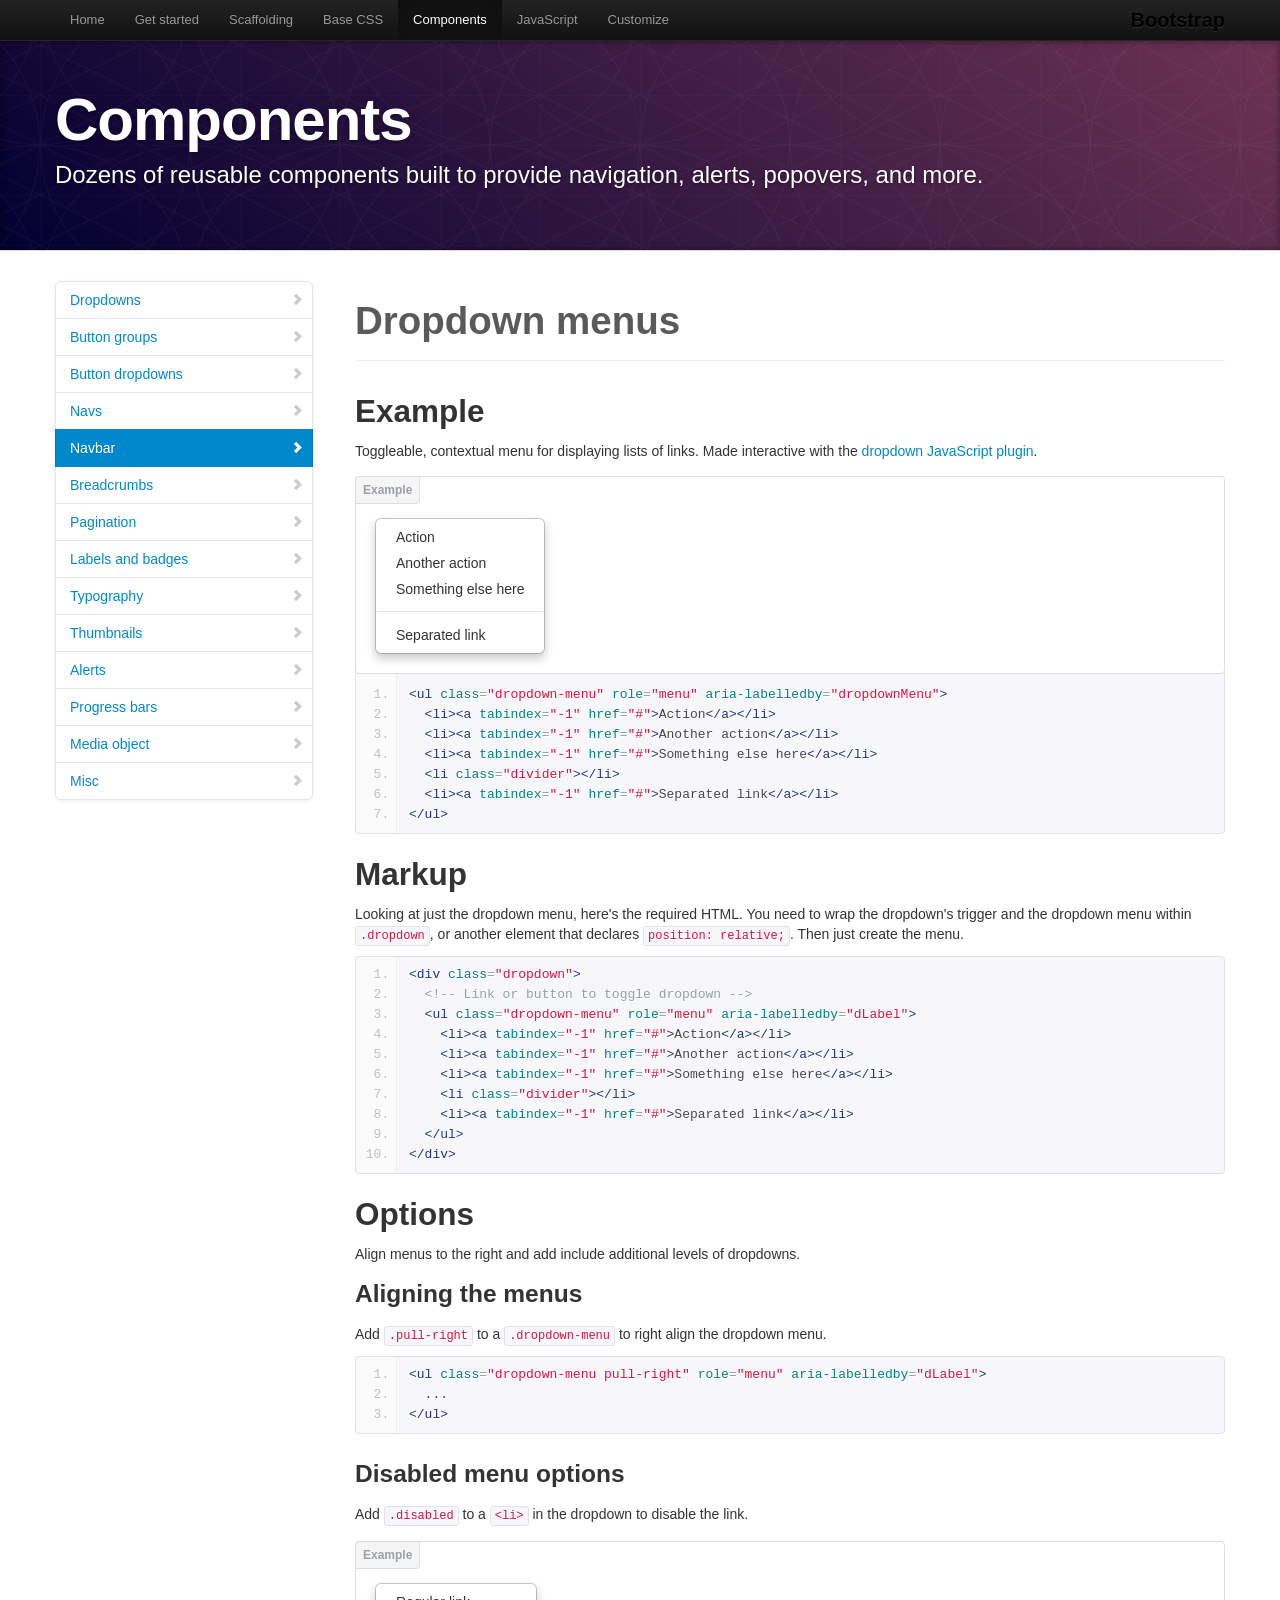
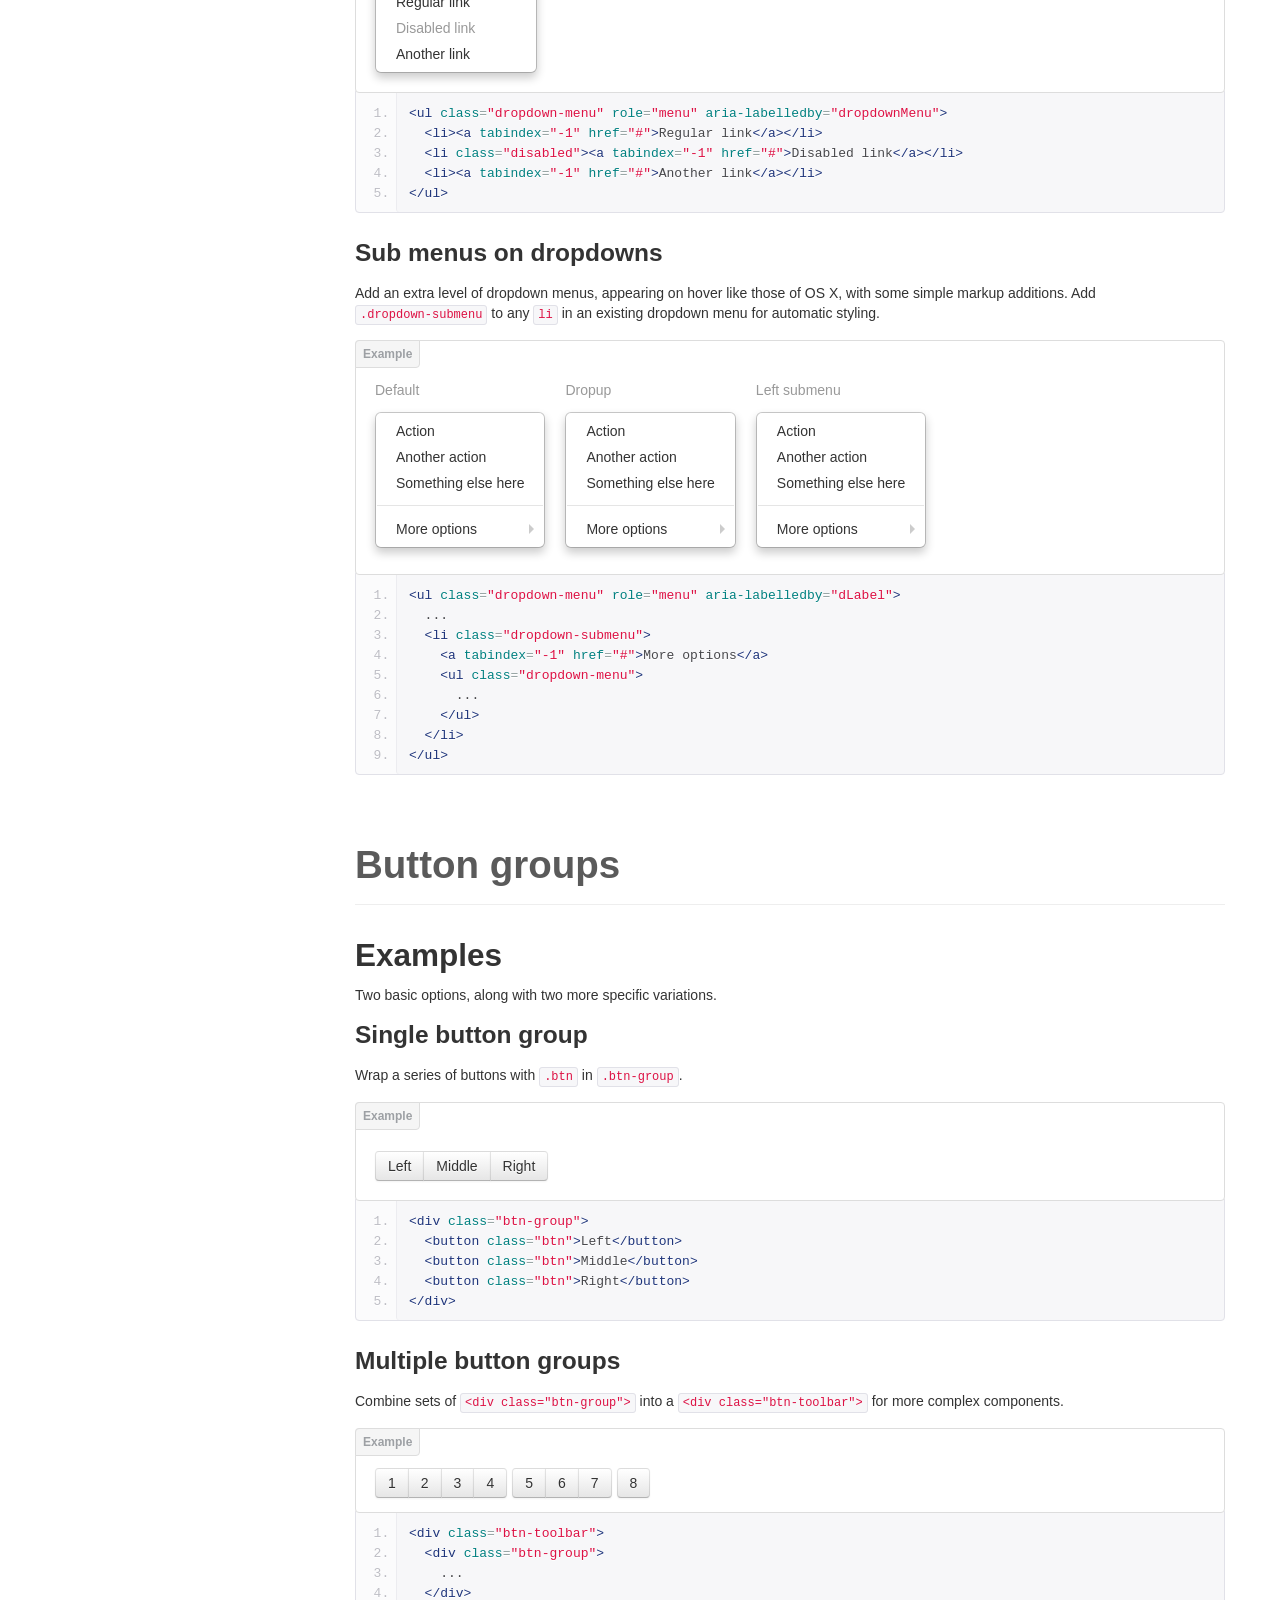
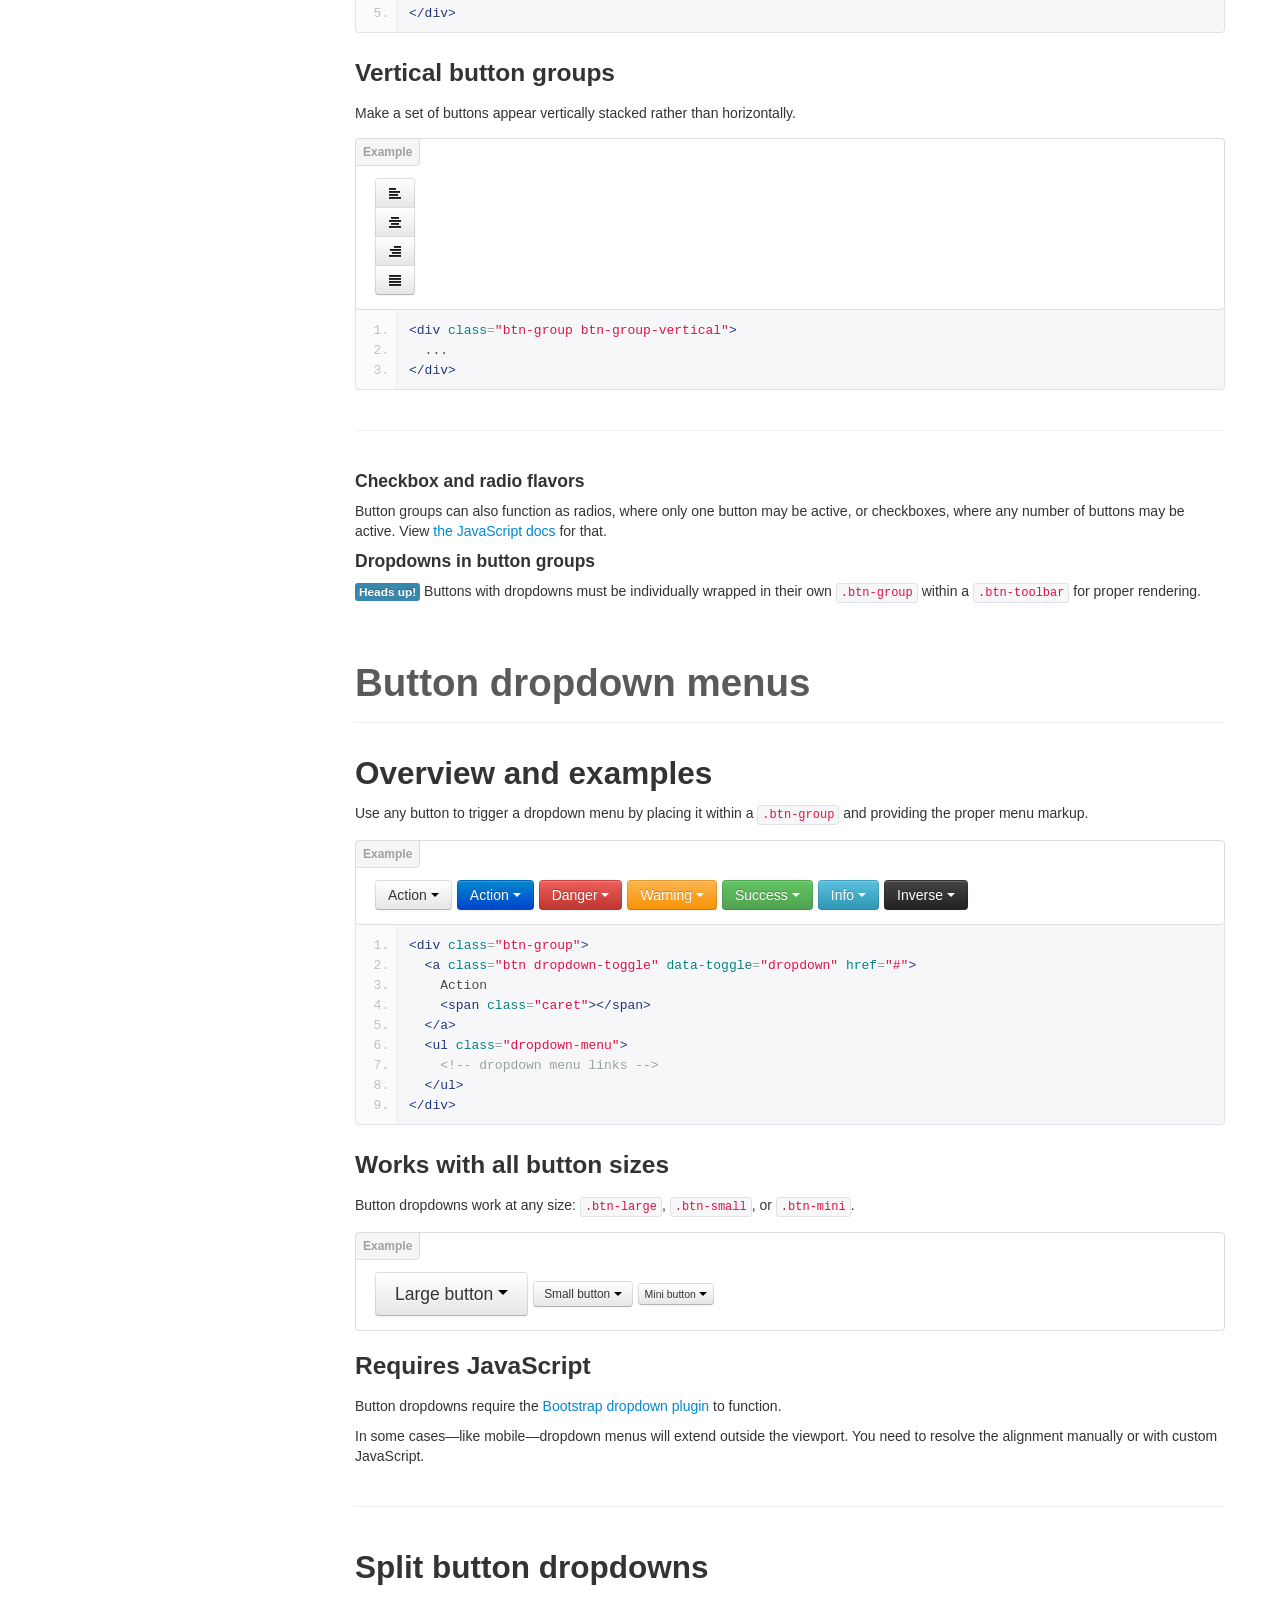
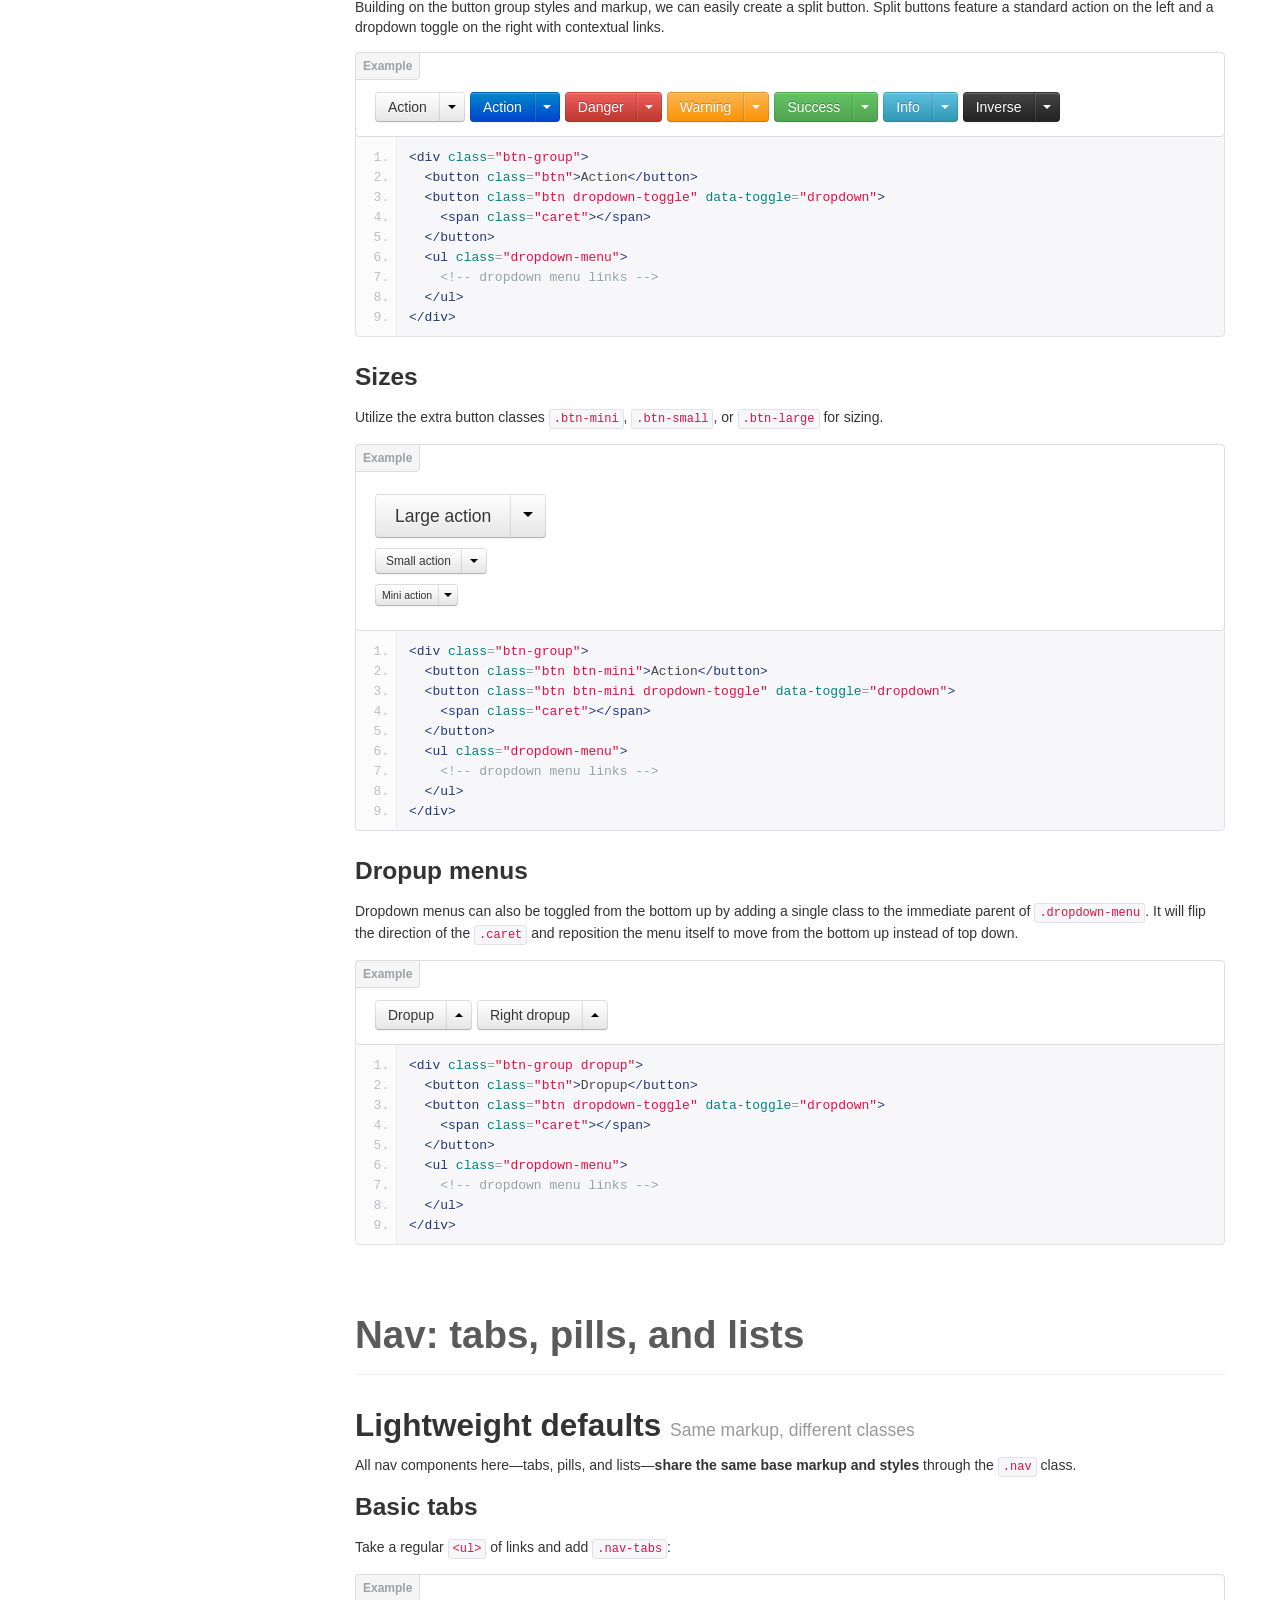
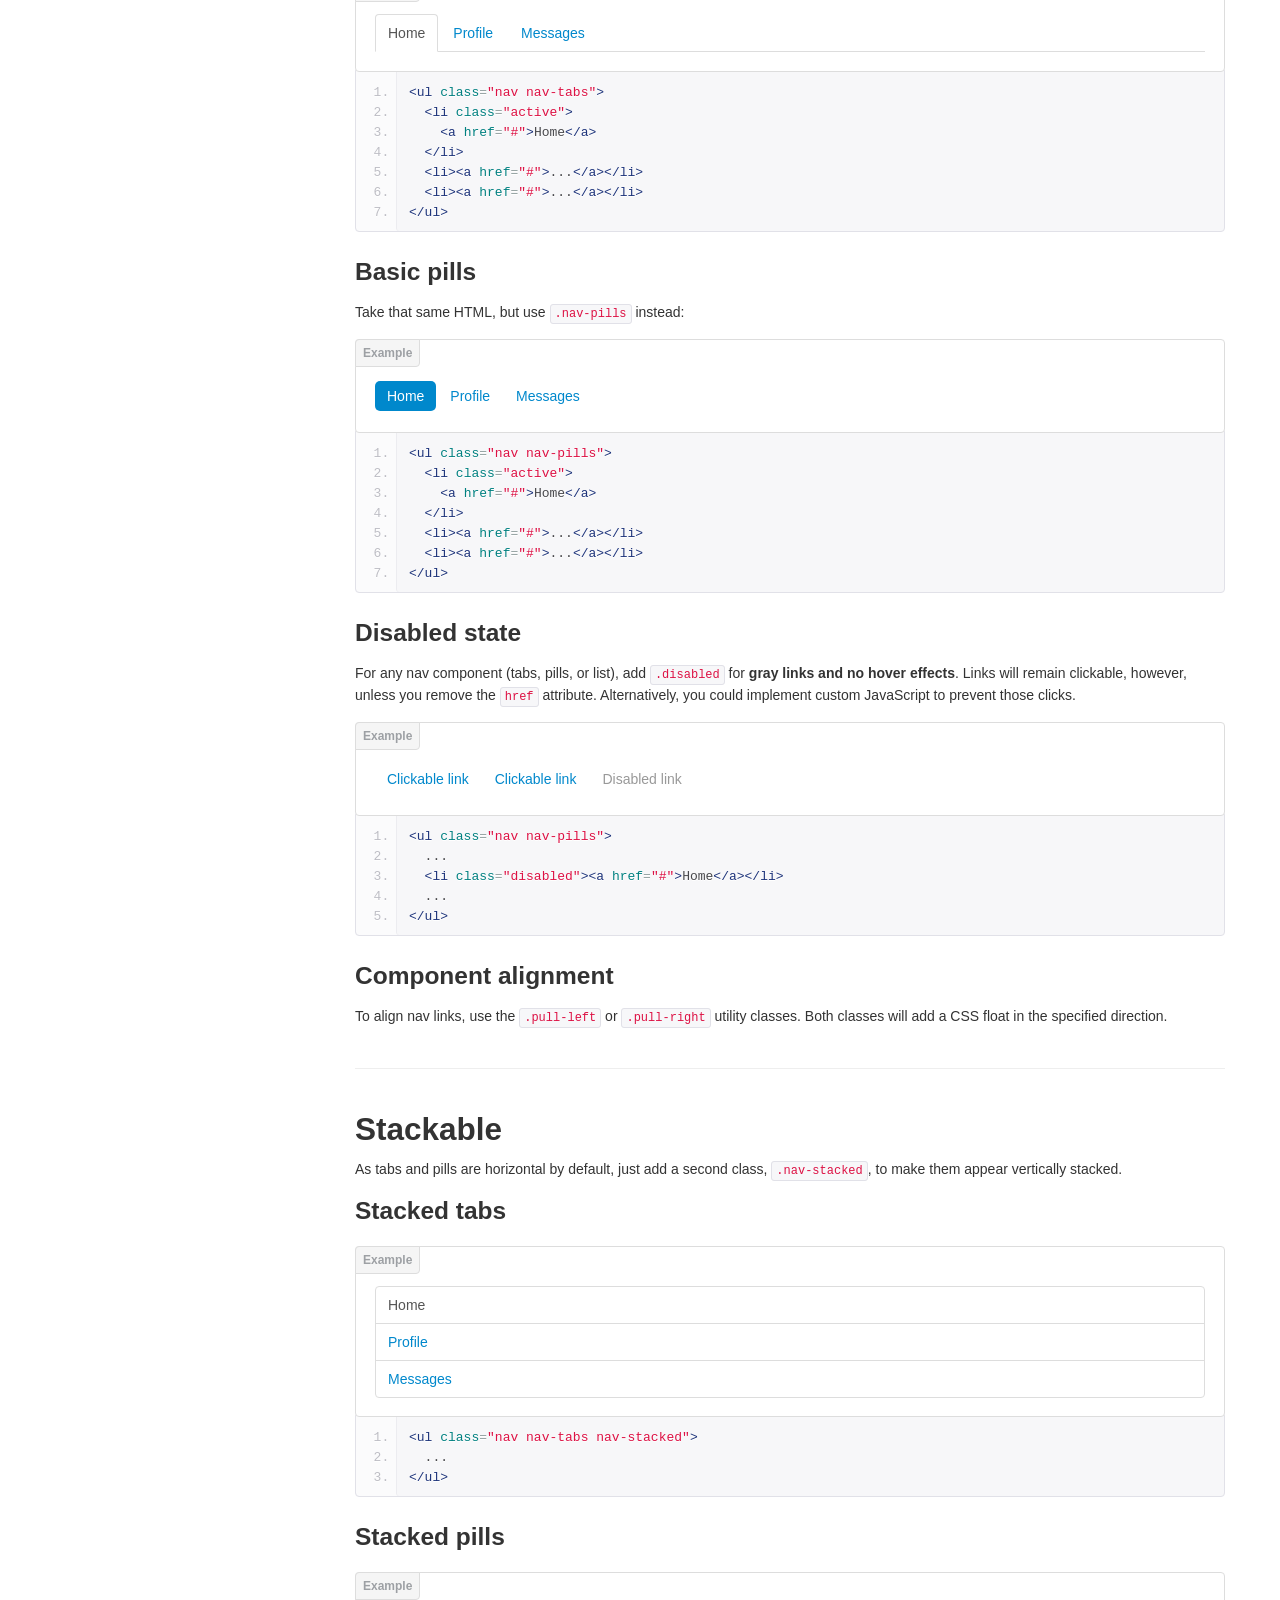
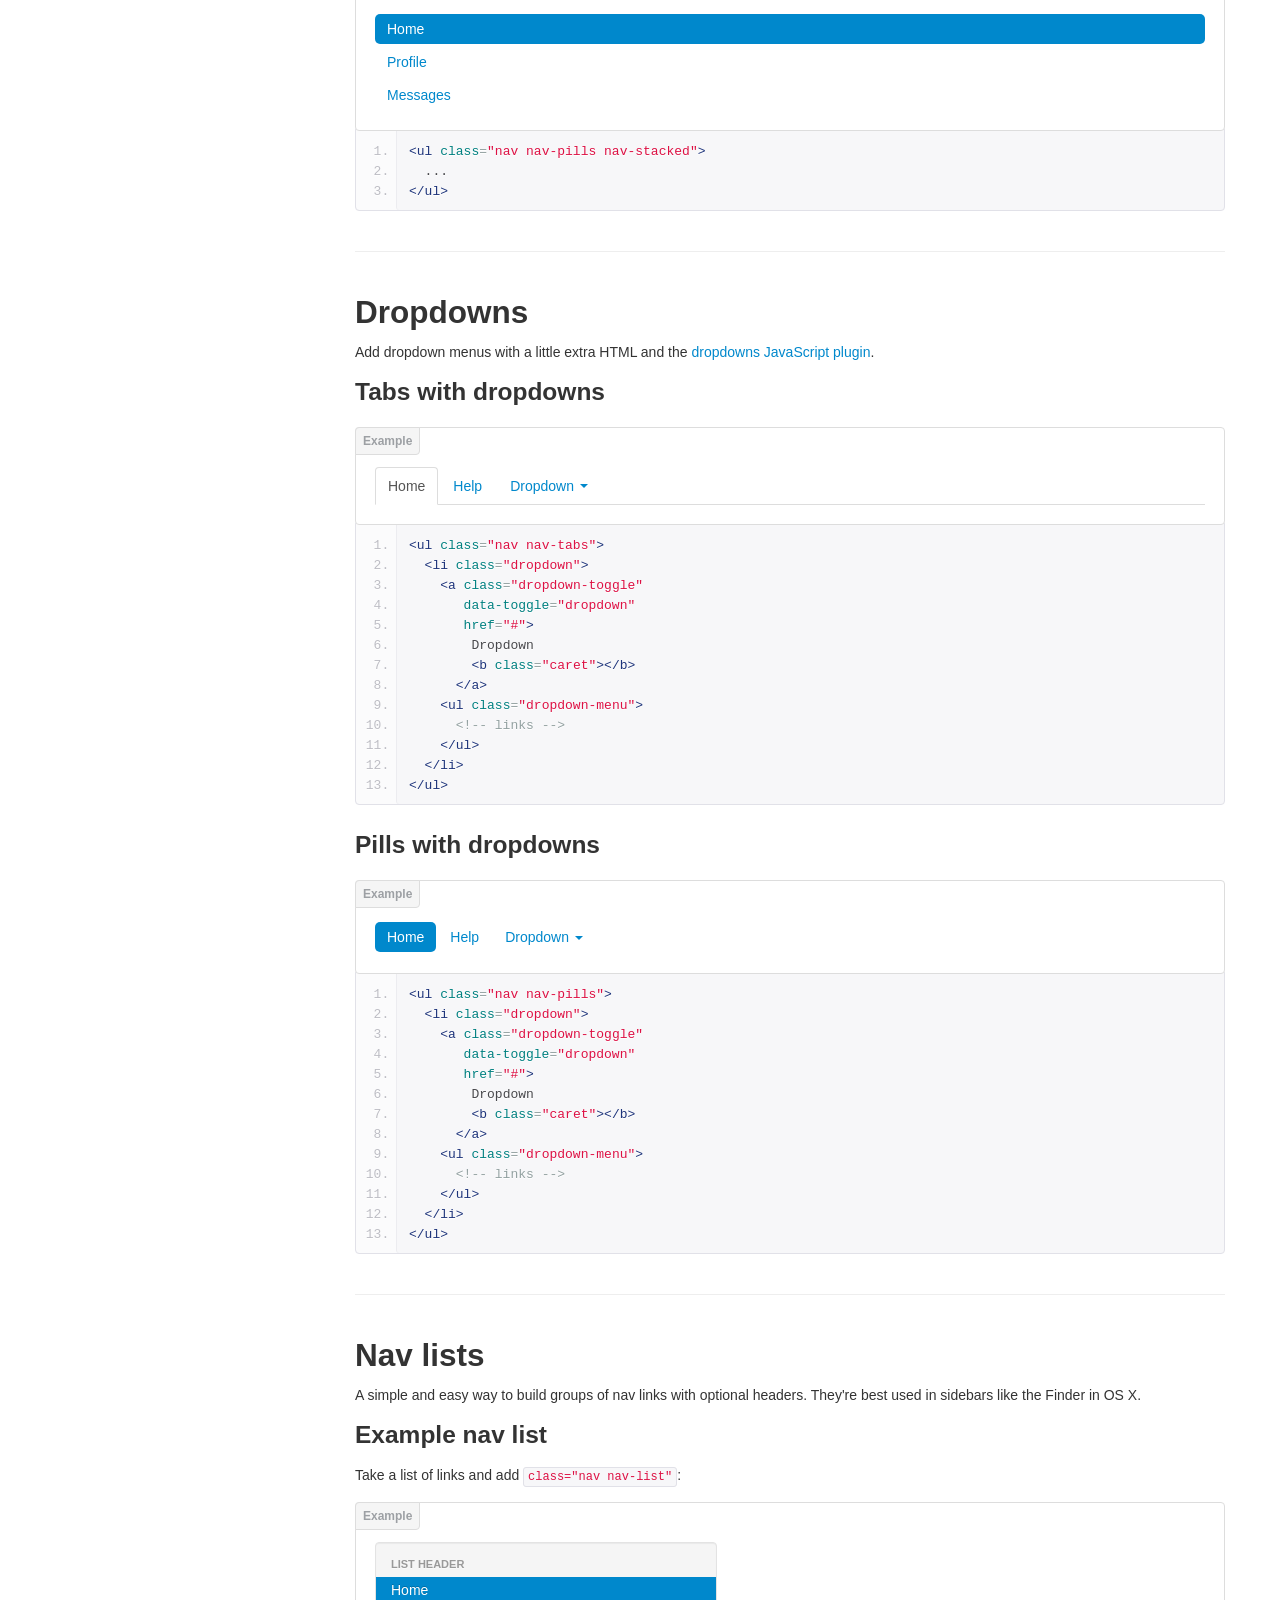
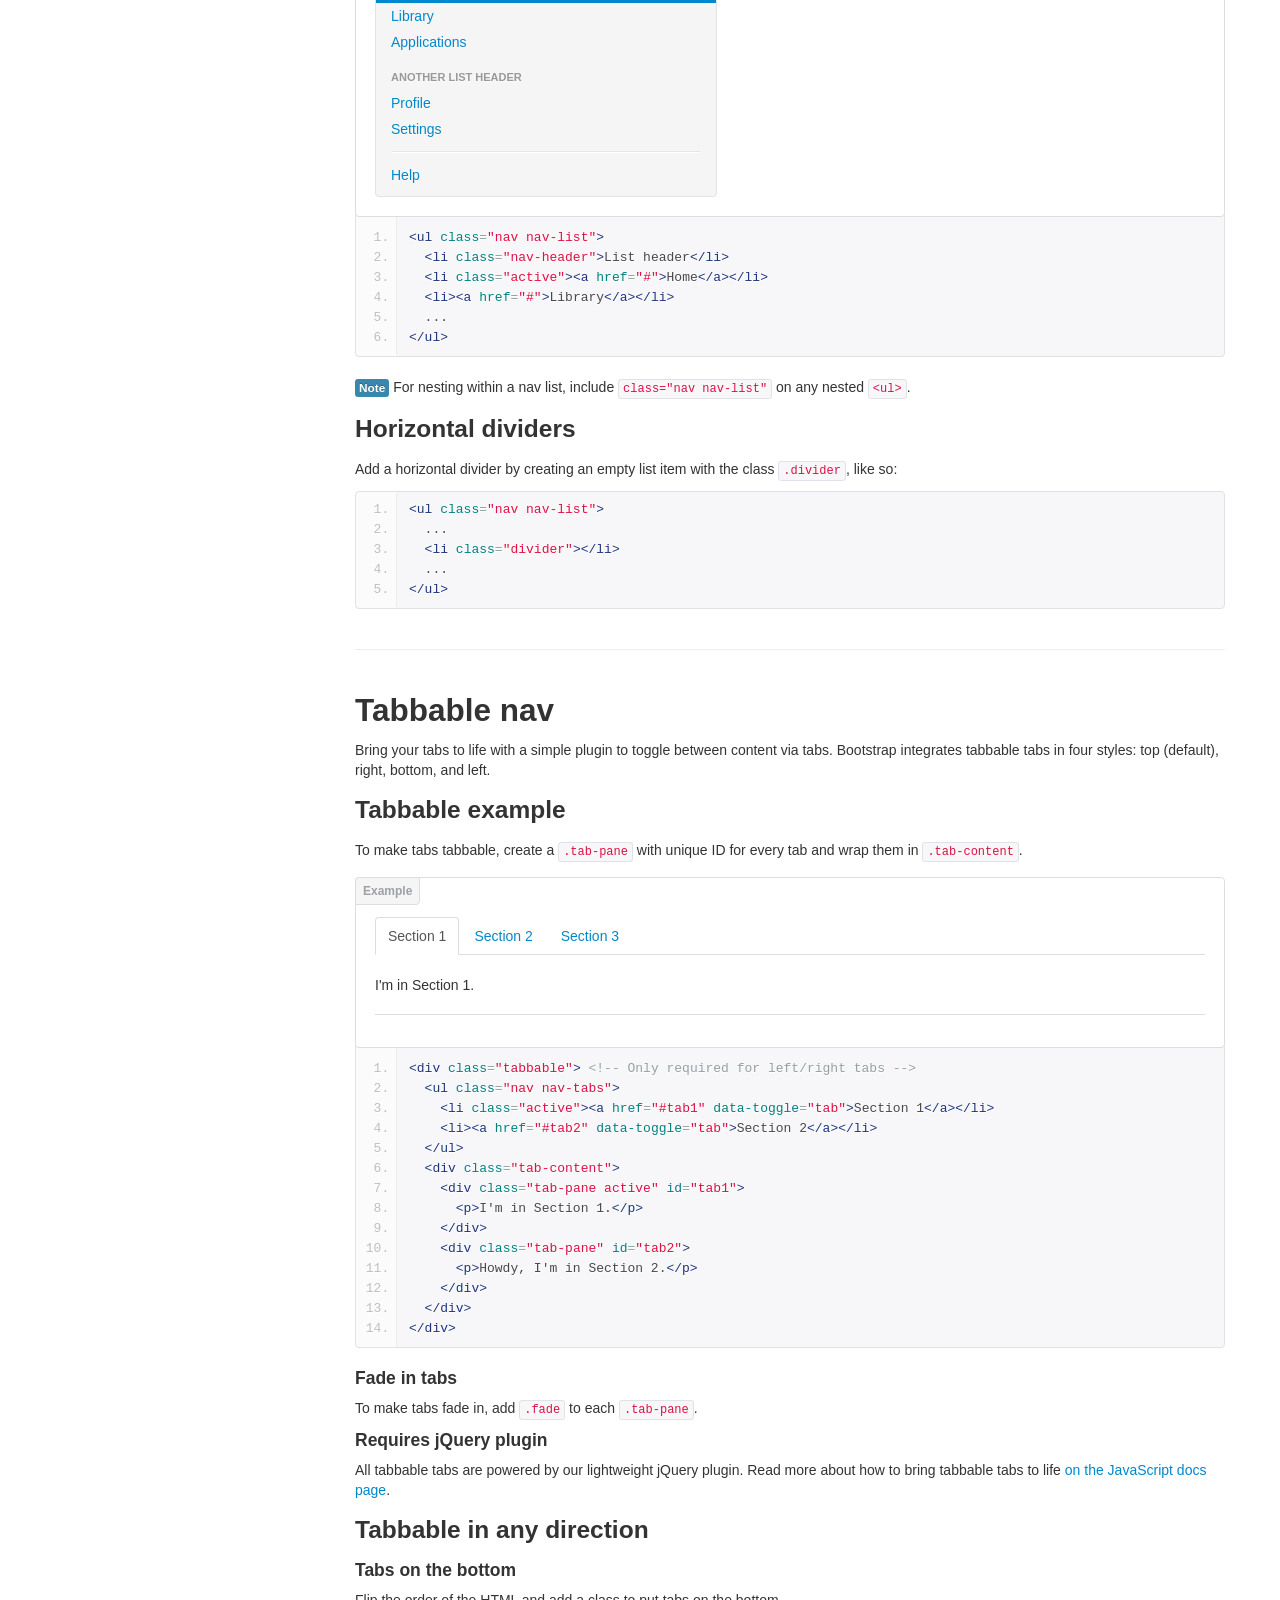
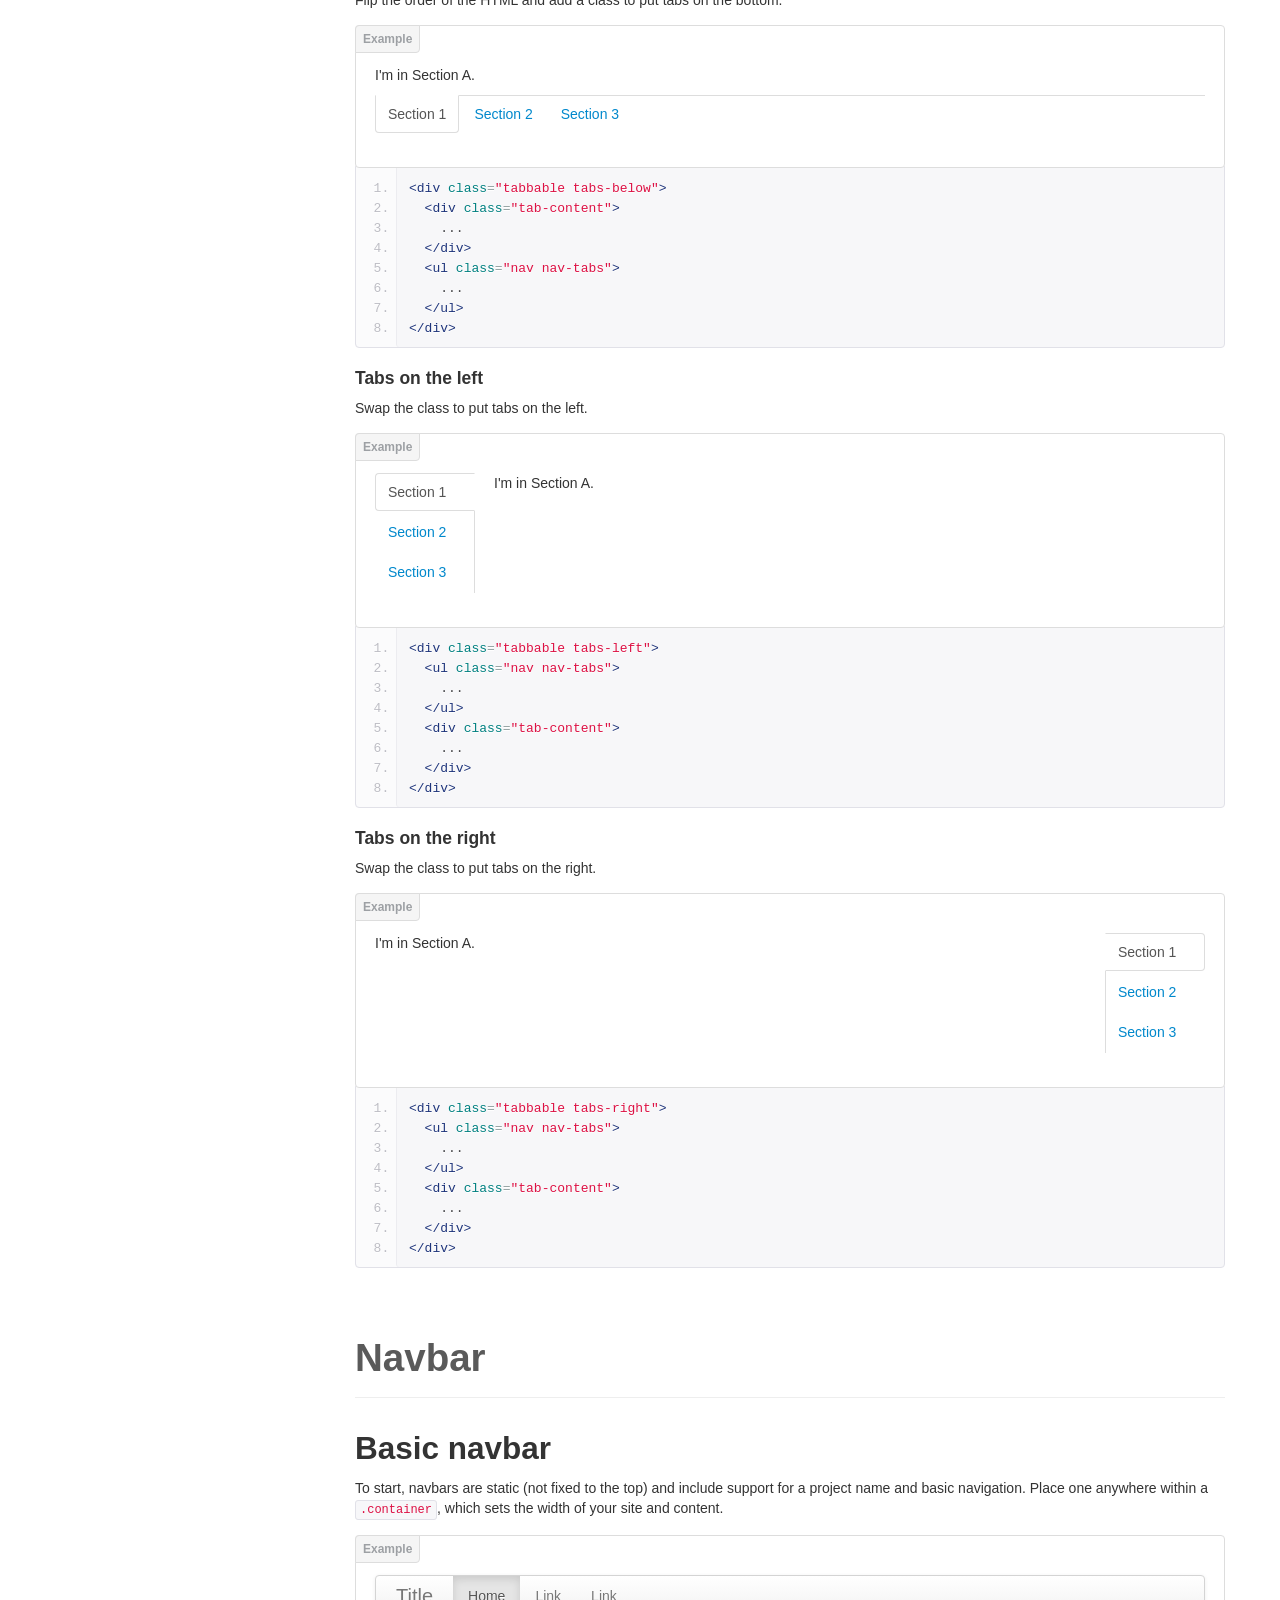
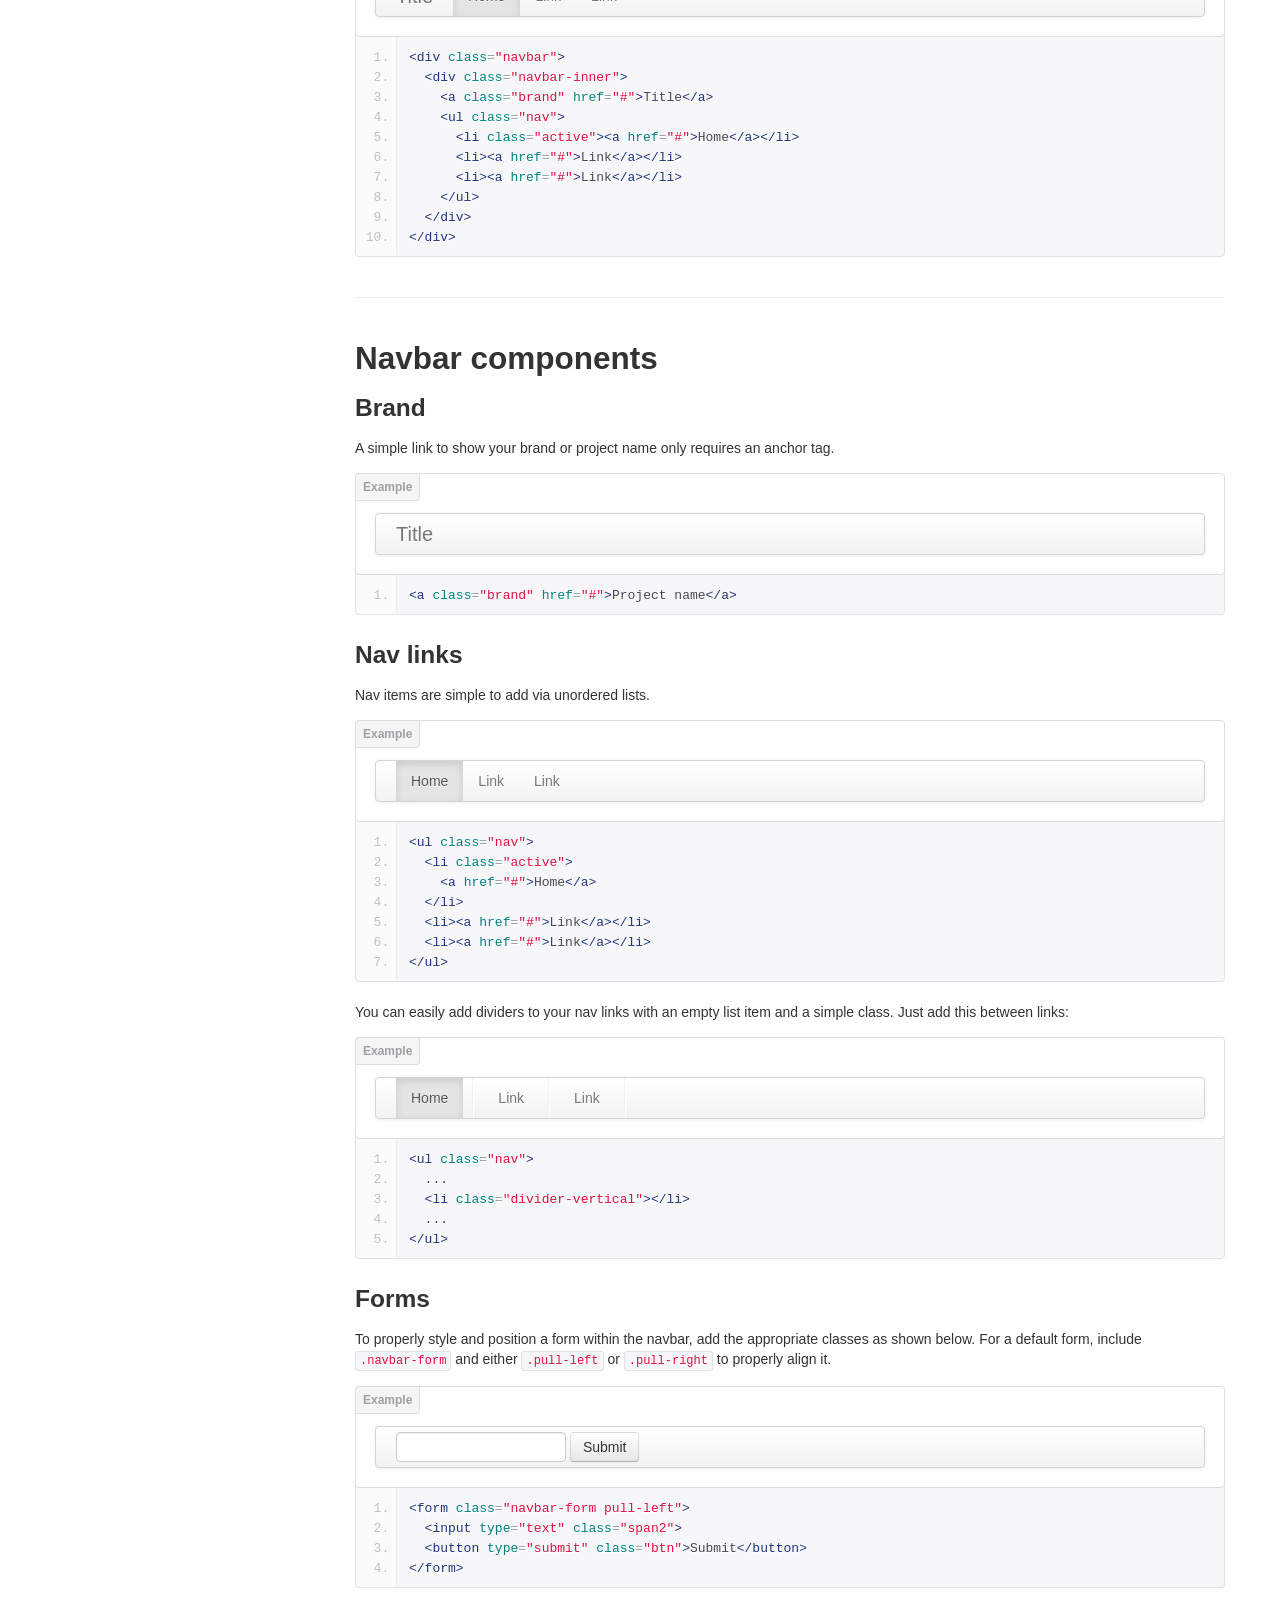
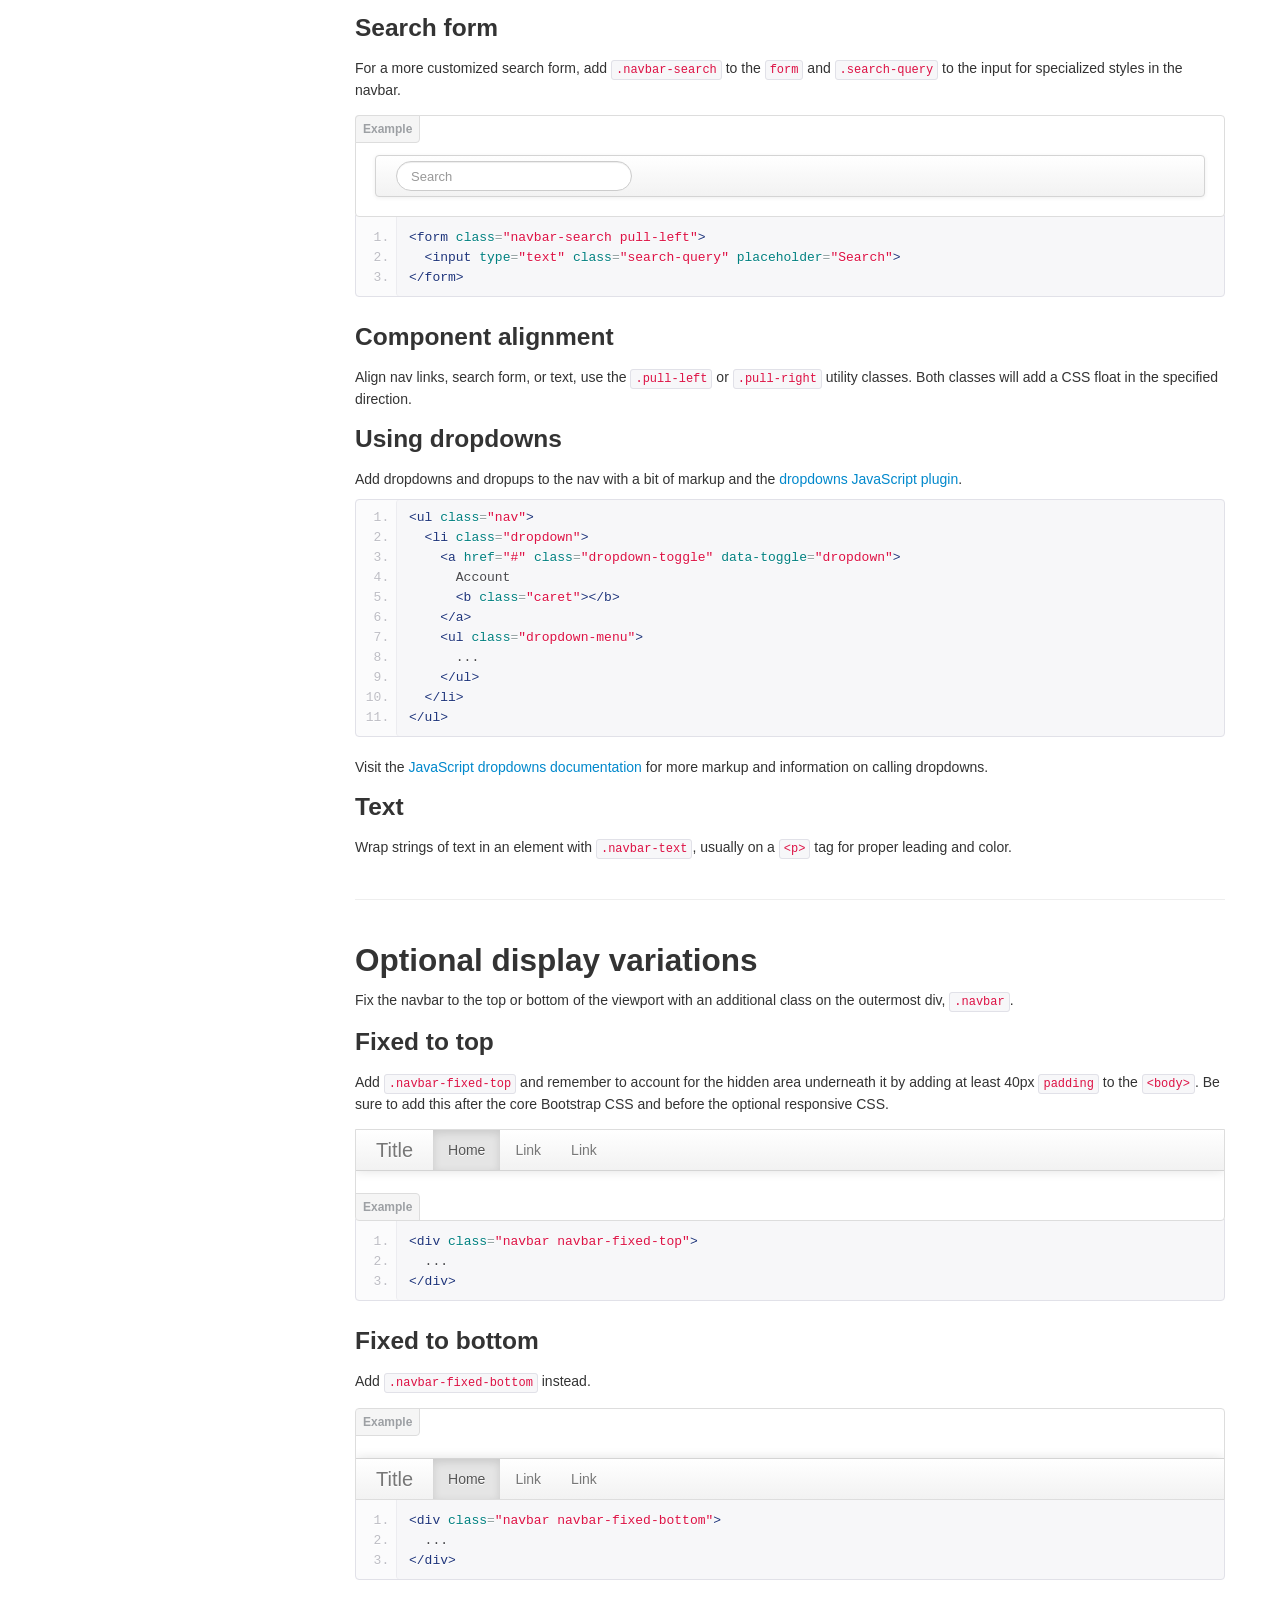
<file: bootstrap/docs/components.html>
<!DOCTYPE html>
<html lang="en">
  <head>
    <meta charset="utf-8">
    <title>Components · Bootstrap</title>
    <meta name="viewport" content="width=device-width, initial-scale=1.0">
    <meta name="description" content="">
    <meta name="author" content="">

    <!-- Le styles -->
    <link href="assets/css/bootstrap.css" rel="stylesheet">
    <link href="assets/css/bootstrap-responsive.css" rel="stylesheet">
    <link href="assets/css/docs.css" rel="stylesheet">
    <link href="assets/js/google-code-prettify/prettify.css" rel="stylesheet">

    <!-- Le HTML5 shim, for IE6-8 support of HTML5 elements -->
    <!--[if lt IE 9]>
      <script src="assets/js/html5shiv.js"></script>
    <![endif]-->

    <!-- Le fav and touch icons -->
    <link rel="apple-touch-icon-precomposed" sizes="144x144" href="assets/ico/apple-touch-icon-144-precomposed.png">
    <link rel="apple-touch-icon-precomposed" sizes="114x114" href="assets/ico/apple-touch-icon-114-precomposed.png">
      <link rel="apple-touch-icon-precomposed" sizes="72x72" href="assets/ico/apple-touch-icon-72-precomposed.png">
                    <link rel="apple-touch-icon-precomposed" href="assets/ico/apple-touch-icon-57-precomposed.png">
                                   <link rel="shortcut icon" href="assets/ico/favicon.png">

  </head>

  <body data-spy="scroll" data-target=".bs-docs-sidebar">

    <!-- Navbar
    ================================================== -->
    <div class="navbar navbar-inverse navbar-fixed-top">
      <div class="navbar-inner">
        <div class="container">
          <button type="button" class="btn btn-navbar" data-toggle="collapse" data-target=".nav-collapse">
            <span class="icon-bar"></span>
            <span class="icon-bar"></span>
            <span class="icon-bar"></span>
          </button>
          <a class="brand" href="./index.html">Bootstrap</a>
          <div class="nav-collapse collapse">
            <ul class="nav">
              <li class="">
                <a href="./index.html">Home</a>
              </li>
              <li class="">
                <a href="./getting-started.html">Get started</a>
              </li>
              <li class="">
                <a href="./scaffolding.html">Scaffolding</a>
              </li>
              <li class="">
                <a href="./base-css.html">Base CSS</a>
              </li>
              <li class="active">
                <a href="./components.html">Components</a>
              </li>
              <li class="">
                <a href="./javascript.html">JavaScript</a>
              </li>
              <li class="">
                <a href="./customize.html">Customize</a>
              </li>
            </ul>
          </div>
        </div>
      </div>
    </div>

<!-- Subhead
================================================== -->
<header class="jumbotron subhead" id="overview">
  <div class="container">
    <h1>Components</h1>
    <p class="lead">Dozens of reusable components built to provide navigation, alerts, popovers, and more.</p>
  </div>
</header>


  <div class="container">

    <!-- Docs nav
    ================================================== -->
    <div class="row">
      <div class="span3 bs-docs-sidebar">
        <ul class="nav nav-list bs-docs-sidenav">
          <li><a href="#dropdowns"><i class="icon-chevron-right"></i> Dropdowns</a></li>
          <li><a href="#buttonGroups"><i class="icon-chevron-right"></i> Button groups</a></li>
          <li><a href="#buttonDropdowns"><i class="icon-chevron-right"></i> Button dropdowns</a></li>
          <li><a href="#navs"><i class="icon-chevron-right"></i> Navs</a></li>
          <li><a href="#navbar"><i class="icon-chevron-right"></i> Navbar</a></li>
          <li><a href="#breadcrumbs"><i class="icon-chevron-right"></i> Breadcrumbs</a></li>
          <li><a href="#pagination"><i class="icon-chevron-right"></i> Pagination</a></li>
          <li><a href="#labels-badges"><i class="icon-chevron-right"></i> Labels and badges</a></li>
          <li><a href="#typography"><i class="icon-chevron-right"></i> Typography</a></li>
          <li><a href="#thumbnails"><i class="icon-chevron-right"></i> Thumbnails</a></li>
          <li><a href="#alerts"><i class="icon-chevron-right"></i> Alerts</a></li>
          <li><a href="#progress"><i class="icon-chevron-right"></i> Progress bars</a></li>
          <li><a href="#media"><i class="icon-chevron-right"></i> Media object</a></li>
          <li><a href="#misc"><i class="icon-chevron-right"></i> Misc</a></li>
        </ul>
      </div>
      <div class="span9">



        <!-- Dropdowns
        ================================================== -->
        <section id="dropdowns">
          <div class="page-header">
            <h1>Dropdown menus</h1>
          </div>

          <h2>Example</h2>
          <p>Toggleable, contextual menu for displaying lists of links. Made interactive with the <a href="./javascript.html#dropdowns">dropdown JavaScript plugin</a>.</p>
          <div class="bs-docs-example">
            <div class="dropdown clearfix">
              <ul class="dropdown-menu" role="menu" aria-labelledby="dropdownMenu" style="display: block; position: static; margin-bottom: 5px; *width: 180px;">
                <li><a tabindex="-1" href="#">Action</a></li>
                <li><a tabindex="-1" href="#">Another action</a></li>
                <li><a tabindex="-1" href="#">Something else here</a></li>
                <li class="divider"></li>
                <li><a tabindex="-1" href="#">Separated link</a></li>
              </ul>
            </div>
          </div>
<pre class="prettyprint linenums">
&lt;ul class="dropdown-menu" role="menu" aria-labelledby="dropdownMenu"&gt;
  &lt;li&gt;&lt;a tabindex="-1" href="#"&gt;Action&lt;/a&gt;&lt;/li&gt;
  &lt;li&gt;&lt;a tabindex="-1" href="#"&gt;Another action&lt;/a&gt;&lt;/li&gt;
  &lt;li&gt;&lt;a tabindex="-1" href="#"&gt;Something else here&lt;/a&gt;&lt;/li&gt;
  &lt;li class="divider"&gt;&lt;/li&gt;
  &lt;li&gt;&lt;a tabindex="-1" href="#"&gt;Separated link&lt;/a&gt;&lt;/li&gt;
&lt;/ul&gt;
</pre>

          <h2>Markup</h2>
          <p>Looking at just the dropdown menu, here's the required HTML. You need to wrap the dropdown's trigger and the dropdown menu within <code>.dropdown</code>, or another element that declares <code>position: relative;</code>. Then just create the menu.</p>

<pre class="prettyprint linenums">
&lt;div class="dropdown"&gt;
  &lt;!-- Link or button to toggle dropdown --&gt;
  &lt;ul class="dropdown-menu" role="menu" aria-labelledby="dLabel"&gt;
    &lt;li&gt;&lt;a tabindex="-1" href="#"&gt;Action&lt;/a&gt;&lt;/li&gt;
    &lt;li&gt;&lt;a tabindex="-1" href="#"&gt;Another action&lt;/a&gt;&lt;/li&gt;
    &lt;li&gt;&lt;a tabindex="-1" href="#"&gt;Something else here&lt;/a&gt;&lt;/li&gt;
    &lt;li class="divider"&gt;&lt;/li&gt;
    &lt;li&gt;&lt;a tabindex="-1" href="#"&gt;Separated link&lt;/a&gt;&lt;/li&gt;
  &lt;/ul&gt;
&lt;/div&gt;
</pre>

          <h2>Options</h2>
          <p>Align menus to the right and add include additional levels of dropdowns.</p>

          <h3>Aligning the menus</h3>
          <p>Add <code>.pull-right</code> to a <code>.dropdown-menu</code> to right align the dropdown menu.</p>
<pre class="prettyprint linenums">
&lt;ul class="dropdown-menu pull-right" role="menu" aria-labelledby="dLabel"&gt;
  ...
&lt;/ul&gt;
</pre>

          <h3>Disabled menu options</h3>
          <p>Add <code>.disabled</code> to a <code>&lt;li&gt;</code> in the dropdown to disable the link.</p>
          <div class="bs-docs-example">
            <div class="dropdown clearfix">
              <ul class="dropdown-menu" role="menu" aria-labelledby="dropdownMenu" style="display: block; position: static; margin-bottom: 5px; *width: 180px;">
                <li><a tabindex="-1" href="#">Regular link</a></li>
                <li class="disabled"><a tabindex="-1" href="#">Disabled link</a></li>
                <li><a tabindex="-1" href="#">Another link</a></li>
              </ul>
            </div>
          </div>
<pre class="prettyprint linenums">
&lt;ul class="dropdown-menu" role="menu" aria-labelledby="dropdownMenu"&gt;
  &lt;li&gt;&lt;a tabindex="-1" href="#"&gt;Regular link&lt;/a&gt;&lt;/li&gt;
  &lt;li class="disabled"&gt;&lt;a tabindex="-1" href="#"&gt;Disabled link&lt;/a&gt;&lt;/li&gt;
  &lt;li&gt;&lt;a tabindex="-1" href="#"&gt;Another link&lt;/a&gt;&lt;/li&gt;
&lt;/ul&gt;
</pre>

          <h3>Sub menus on dropdowns</h3>
          <p>Add an extra level of dropdown menus, appearing on hover like those of OS X, with some simple markup additions. Add <code>.dropdown-submenu</code> to any <code>li</code> in an existing dropdown menu for automatic styling.</p>
          <div class="bs-docs-example bs-docs-example-submenus">

            <div class="pull-left">
              <p class="muted">Default</p>
              <div class="dropdown clearfix">
                <ul class="dropdown-menu" role="menu" aria-labelledby="dropdownMenu">
                  <li><a tabindex="-1" href="#">Action</a></li>
                  <li><a tabindex="-1" href="#">Another action</a></li>
                  <li><a tabindex="-1" href="#">Something else here</a></li>
                  <li class="divider"></li>
                  <li class="dropdown-submenu">
                    <a tabindex="-1" href="#">More options</a>
                    <ul class="dropdown-menu">
                      <li><a tabindex="-1" href="#">Second level link</a></li>
                      <li><a tabindex="-1" href="#">Second level link</a></li>
                      <li><a tabindex="-1" href="#">Second level link</a></li>
                      <li><a tabindex="-1" href="#">Second level link</a></li>
                      <li><a tabindex="-1" href="#">Second level link</a></li>
                    </ul>
                  </li>
                </ul>
              </div>
            </div>

            <div class="pull-left">
              <p class="muted">Dropup</p>
              <div class="dropup">
                <ul class="dropdown-menu" role="menu" aria-labelledby="dropdownMenu">
                  <li><a tabindex="-1" href="#">Action</a></li>
                  <li><a tabindex="-1" href="#">Another action</a></li>
                  <li><a tabindex="-1" href="#">Something else here</a></li>
                  <li class="divider"></li>
                  <li class="dropdown-submenu">
                    <a tabindex="-1" href="#">More options</a>
                    <ul class="dropdown-menu">
                      <li><a tabindex="-1" href="#">Second level link</a></li>
                      <li><a tabindex="-1" href="#">Second level link</a></li>
                      <li><a tabindex="-1" href="#">Second level link</a></li>
                      <li><a tabindex="-1" href="#">Second level link</a></li>
                      <li><a tabindex="-1" href="#">Second level link</a></li>
                    </ul>
                  </li>
                </ul>
              </div>
            </div>

            <div class="pull-left">
              <p class="muted">Left submenu</p>
              <div class="dropdown">
                <ul class="dropdown-menu" role="menu" aria-labelledby="dropdownMenu">
                  <li><a tabindex="-1" href="#">Action</a></li>
                  <li><a tabindex="-1" href="#">Another action</a></li>
                  <li><a tabindex="-1" href="#">Something else here</a></li>
                  <li class="divider"></li>
                  <li class="dropdown-submenu pull-left">
                    <a tabindex="-1" href="#">More options</a>
                    <ul class="dropdown-menu">
                      <li><a tabindex="-1" href="#">Second level link</a></li>
                      <li><a tabindex="-1" href="#">Second level link</a></li>
                      <li><a tabindex="-1" href="#">Second level link</a></li>
                      <li><a tabindex="-1" href="#">Second level link</a></li>
                      <li><a tabindex="-1" href="#">Second level link</a></li>
                    </ul>
                  </li>
                </ul>
              </div>
            </div>

          </div>
<pre class="prettyprint linenums">
&lt;ul class="dropdown-menu" role="menu" aria-labelledby="dLabel"&gt;
  ...
  &lt;li class="dropdown-submenu"&gt;
    &lt;a tabindex="-1" href="#"&gt;More options&lt;/a&gt;
    &lt;ul class="dropdown-menu"&gt;
      ...
    &lt;/ul&gt;
  &lt;/li&gt;
&lt;/ul&gt;
</pre>

        </section>




        <!-- Button Groups
        ================================================== -->
        <section id="buttonGroups">
          <div class="page-header">
            <h1>Button groups</h1>
          </div>

          <h2>Examples</h2>
          <p>Two basic options, along with two more specific variations.</p>

          <h3>Single button group</h3>
          <p>Wrap a series of buttons with <code>.btn</code> in <code>.btn-group</code>.</p>
          <div class="bs-docs-example">
            <div class="btn-group" style="margin: 9px 0 5px;">
              <button class="btn">Left</button>
              <button class="btn">Middle</button>
              <button class="btn">Right</button>
            </div>
          </div>
<pre class="prettyprint linenums">
&lt;div class="btn-group"&gt;
  &lt;button class="btn"&gt;Left&lt;/button&gt;
  &lt;button class="btn"&gt;Middle&lt;/button&gt;
  &lt;button class="btn"&gt;Right&lt;/button&gt;
&lt;/div&gt;
</pre>

          <h3>Multiple button groups</h3>
          <p>Combine sets of <code>&lt;div class="btn-group"&gt;</code> into a <code>&lt;div class="btn-toolbar"&gt;</code> for more complex components.</p>
          <div class="bs-docs-example">
            <div class="btn-toolbar" style="margin: 0;">
              <div class="btn-group">
                <button class="btn">1</button>
                <button class="btn">2</button>
                <button class="btn">3</button>
                <button class="btn">4</button>
              </div>
              <div class="btn-group">
                <button class="btn">5</button>
                <button class="btn">6</button>
                <button class="btn">7</button>
              </div>
              <div class="btn-group">
                <button class="btn">8</button>
              </div>
            </div>
          </div>
<pre class="prettyprint linenums">
&lt;div class="btn-toolbar"&gt;
  &lt;div class="btn-group"&gt;
    ...
  &lt;/div&gt;
&lt;/div&gt;
</pre>

          <h3>Vertical button groups</h3>
          <p>Make a set of buttons appear vertically stacked rather than horizontally.</p>
          <div class="bs-docs-example">
            <div class="btn-group btn-group-vertical">
              <button type="button" class="btn"><i class="icon-align-left"></i></button>
              <button type="button" class="btn"><i class="icon-align-center"></i></button>
              <button type="button" class="btn"><i class="icon-align-right"></i></button>
              <button type="button" class="btn"><i class="icon-align-justify"></i></button>
            </div>
          </div>
<pre class="prettyprint linenums">
&lt;div class="btn-group btn-group-vertical"&gt;
  ...
&lt;/div&gt;
</pre>


          <hr class="bs-docs-separator">


          <h4>Checkbox and radio flavors</h4>
          <p>Button groups can also function as radios, where only one button may be active, or checkboxes, where any number of buttons may be active. View <a href="./javascript.html#buttons">the JavaScript docs</a> for that.</p>

          <h4>Dropdowns in button groups</h4>
          <p><span class="label label-info">Heads up!</span> Buttons with dropdowns must be individually wrapped in their own <code>.btn-group</code> within a <code>.btn-toolbar</code> for proper rendering.</p>
        </section>



        <!-- Split button dropdowns
        ================================================== -->
        <section id="buttonDropdowns">
          <div class="page-header">
            <h1>Button dropdown menus</h1>
          </div>


          <h2>Overview and examples</h2>
          <p>Use any button to trigger a dropdown menu by placing it within a <code>.btn-group</code> and providing the proper menu markup.</p>
          <div class="bs-docs-example">
            <div class="btn-toolbar" style="margin: 0;">
              <div class="btn-group">
                <button class="btn dropdown-toggle" data-toggle="dropdown">Action <span class="caret"></span></button>
                <ul class="dropdown-menu">
                  <li><a href="#">Action</a></li>
                  <li><a href="#">Another action</a></li>
                  <li><a href="#">Something else here</a></li>
                  <li class="divider"></li>
                  <li><a href="#">Separated link</a></li>
                </ul>
              </div><!-- /btn-group -->
              <div class="btn-group">
                <button class="btn btn-primary dropdown-toggle" data-toggle="dropdown">Action <span class="caret"></span></button>
                <ul class="dropdown-menu">
                  <li><a href="#">Action</a></li>
                  <li><a href="#">Another action</a></li>
                  <li><a href="#">Something else here</a></li>
                  <li class="divider"></li>
                  <li><a href="#">Separated link</a></li>
                </ul>
              </div><!-- /btn-group -->
              <div class="btn-group">
                <button class="btn btn-danger dropdown-toggle" data-toggle="dropdown">Danger <span class="caret"></span></button>
                <ul class="dropdown-menu">
                  <li><a href="#">Action</a></li>
                  <li><a href="#">Another action</a></li>
                  <li><a href="#">Something else here</a></li>
                  <li class="divider"></li>
                  <li><a href="#">Separated link</a></li>
                </ul>
              </div><!-- /btn-group -->
              <div class="btn-group">
                <button class="btn btn-warning dropdown-toggle" data-toggle="dropdown">Warning <span class="caret"></span></button>
                <ul class="dropdown-menu">
                  <li><a href="#">Action</a></li>
                  <li><a href="#">Another action</a></li>
                  <li><a href="#">Something else here</a></li>
                  <li class="divider"></li>
                  <li><a href="#">Separated link</a></li>
                </ul>
              </div><!-- /btn-group -->
              <div class="btn-group">
                <button class="btn btn-success dropdown-toggle" data-toggle="dropdown">Success <span class="caret"></span></button>
                <ul class="dropdown-menu">
                  <li><a href="#">Action</a></li>
                  <li><a href="#">Another action</a></li>
                  <li><a href="#">Something else here</a></li>
                  <li class="divider"></li>
                  <li><a href="#">Separated link</a></li>
                </ul>
              </div><!-- /btn-group -->
              <div class="btn-group">
                <button class="btn btn-info dropdown-toggle" data-toggle="dropdown">Info <span class="caret"></span></button>
                <ul class="dropdown-menu">
                  <li><a href="#">Action</a></li>
                  <li><a href="#">Another action</a></li>
                  <li><a href="#">Something else here</a></li>
                  <li class="divider"></li>
                  <li><a href="#">Separated link</a></li>
                </ul>
              </div><!-- /btn-group -->
              <div class="btn-group">
                <button class="btn btn-inverse dropdown-toggle" data-toggle="dropdown">Inverse <span class="caret"></span></button>
                <ul class="dropdown-menu">
                  <li><a href="#">Action</a></li>
                  <li><a href="#">Another action</a></li>
                  <li><a href="#">Something else here</a></li>
                  <li class="divider"></li>
                  <li><a href="#">Separated link</a></li>
                </ul>
              </div><!-- /btn-group -->
            </div><!-- /btn-toolbar -->
          </div>
<pre class="prettyprint linenums">
&lt;div class="btn-group"&gt;
  &lt;a class="btn dropdown-toggle" data-toggle="dropdown" href="#"&gt;
    Action
    &lt;span class="caret"&gt;&lt;/span&gt;
  &lt;/a&gt;
  &lt;ul class="dropdown-menu"&gt;
    &lt;!-- dropdown menu links --&gt;
  &lt;/ul&gt;
&lt;/div&gt;
</pre>

          <h3>Works with all button sizes</h3>
          <p>Button dropdowns work at any size:  <code>.btn-large</code>, <code>.btn-small</code>, or <code>.btn-mini</code>.</p>
          <div class="bs-docs-example">
            <div class="btn-toolbar" style="margin: 0;">
              <div class="btn-group">
                <button class="btn btn-large dropdown-toggle" data-toggle="dropdown">Large button <span class="caret"></span></button>
                <ul class="dropdown-menu">
                  <li><a href="#">Action</a></li>
                  <li><a href="#">Another action</a></li>
                  <li><a href="#">Something else here</a></li>
                  <li class="divider"></li>
                  <li><a href="#">Separated link</a></li>
                </ul>
              </div><!-- /btn-group -->
              <div class="btn-group">
                <button class="btn btn-small dropdown-toggle" data-toggle="dropdown">Small button <span class="caret"></span></button>
                <ul class="dropdown-menu">
                  <li><a href="#">Action</a></li>
                  <li><a href="#">Another action</a></li>
                  <li><a href="#">Something else here</a></li>
                  <li class="divider"></li>
                  <li><a href="#">Separated link</a></li>
                </ul>
              </div><!-- /btn-group -->
              <div class="btn-group">
                <button class="btn btn-mini dropdown-toggle" data-toggle="dropdown">Mini button <span class="caret"></span></button>
                <ul class="dropdown-menu">
                  <li><a href="#">Action</a></li>
                  <li><a href="#">Another action</a></li>
                  <li><a href="#">Something else here</a></li>
                  <li class="divider"></li>
                  <li><a href="#">Separated link</a></li>
                </ul>
              </div><!-- /btn-group -->
            </div><!-- /btn-toolbar -->
          </div>

          <h3>Requires JavaScript</h3>
          <p>Button dropdowns require the <a href="./javascript.html#dropdowns">Bootstrap dropdown plugin</a> to function.</p>
          <p>In some cases&mdash;like mobile&mdash;dropdown menus will extend outside the viewport. You need to resolve the alignment manually or with custom JavaScript.</p>


          <hr class="bs-docs-separator">


          <h2>Split button dropdowns</h2>
          <p>Building on the button group styles and markup, we can easily create a split button. Split buttons feature a standard action on the left and a dropdown toggle on the right with contextual links.</p>
          <div class="bs-docs-example">
            <div class="btn-toolbar" style="margin: 0;">
              <div class="btn-group">
                <button class="btn">Action</button>
                <button class="btn dropdown-toggle" data-toggle="dropdown"><span class="caret"></span></button>
                <ul class="dropdown-menu">
                  <li><a href="#">Action</a></li>
                  <li><a href="#">Another action</a></li>
                  <li><a href="#">Something else here</a></li>
                  <li class="divider"></li>
                  <li><a href="#">Separated link</a></li>
                </ul>
              </div><!-- /btn-group -->
              <div class="btn-group">
                <button class="btn btn-primary">Action</button>
                <button class="btn btn-primary dropdown-toggle" data-toggle="dropdown"><span class="caret"></span></button>
                <ul class="dropdown-menu">
                  <li><a href="#">Action</a></li>
                  <li><a href="#">Another action</a></li>
                  <li><a href="#">Something else here</a></li>
                  <li class="divider"></li>
                  <li><a href="#">Separated link</a></li>
                </ul>
              </div><!-- /btn-group -->
              <div class="btn-group">
                <button class="btn btn-danger">Danger</button>
                <button class="btn btn-danger dropdown-toggle" data-toggle="dropdown"><span class="caret"></span></button>
                <ul class="dropdown-menu">
                  <li><a href="#">Action</a></li>
                  <li><a href="#">Another action</a></li>
                  <li><a href="#">Something else here</a></li>
                  <li class="divider"></li>
                  <li><a href="#">Separated link</a></li>
                </ul>
              </div><!-- /btn-group -->
              <div class="btn-group">
                <button class="btn btn-warning">Warning</button>
                <button class="btn btn-warning dropdown-toggle" data-toggle="dropdown"><span class="caret"></span></button>
                <ul class="dropdown-menu">
                  <li><a href="#">Action</a></li>
                  <li><a href="#">Another action</a></li>
                  <li><a href="#">Something else here</a></li>
                  <li class="divider"></li>
                  <li><a href="#">Separated link</a></li>
                </ul>
              </div><!-- /btn-group -->
              <div class="btn-group">
                <button class="btn btn-success">Success</button>
                <button class="btn btn-success dropdown-toggle" data-toggle="dropdown"><span class="caret"></span></button>
                <ul class="dropdown-menu">
                  <li><a href="#">Action</a></li>
                  <li><a href="#">Another action</a></li>
                  <li><a href="#">Something else here</a></li>
                  <li class="divider"></li>
                  <li><a href="#">Separated link</a></li>
                </ul>
              </div><!-- /btn-group -->
              <div class="btn-group">
                <button class="btn btn-info">Info</button>
                <button class="btn btn-info dropdown-toggle" data-toggle="dropdown"><span class="caret"></span></button>
                <ul class="dropdown-menu">
                  <li><a href="#">Action</a></li>
                  <li><a href="#">Another action</a></li>
                  <li><a href="#">Something else here</a></li>
                  <li class="divider"></li>
                  <li><a href="#">Separated link</a></li>
                </ul>
              </div><!-- /btn-group -->
              <div class="btn-group">
                <button class="btn btn-inverse">Inverse</button>
                <button class="btn btn-inverse dropdown-toggle" data-toggle="dropdown"><span class="caret"></span></button>
                <ul class="dropdown-menu">
                  <li><a href="#">Action</a></li>
                  <li><a href="#">Another action</a></li>
                  <li><a href="#">Something else here</a></li>
                  <li class="divider"></li>
                  <li><a href="#">Separated link</a></li>
                </ul>
              </div><!-- /btn-group -->
            </div><!-- /btn-toolbar -->
          </div>
<pre class="prettyprint linenums">
&lt;div class="btn-group"&gt;
  &lt;button class="btn"&gt;Action&lt;/button&gt;
  &lt;button class="btn dropdown-toggle" data-toggle="dropdown"&gt;
    &lt;span class="caret"&gt;&lt;/span&gt;
  &lt;/button&gt;
  &lt;ul class="dropdown-menu"&gt;
    &lt;!-- dropdown menu links --&gt;
  &lt;/ul&gt;
&lt;/div&gt;
</pre>

          <h3>Sizes</h3>
          <p>Utilize the extra button classes <code>.btn-mini</code>, <code>.btn-small</code>, or <code>.btn-large</code> for sizing.</p>
          <div class="bs-docs-example">
            <div class="btn-toolbar">
              <div class="btn-group">
                <button class="btn btn-large">Large action</button>
                <button class="btn btn-large dropdown-toggle" data-toggle="dropdown"><span class="caret"></span></button>
                <ul class="dropdown-menu">
                  <li><a href="#">Action</a></li>
                  <li><a href="#">Another action</a></li>
                  <li><a href="#">Something else here</a></li>
                  <li class="divider"></li>
                  <li><a href="#">Separated link</a></li>
                </ul>
              </div><!-- /btn-group -->
            </div><!-- /btn-toolbar -->
            <div class="btn-toolbar">
              <div class="btn-group">
                <button class="btn btn-small">Small action</button>
                <button class="btn btn-small dropdown-toggle" data-toggle="dropdown"><span class="caret"></span></button>
                <ul class="dropdown-menu">
                  <li><a href="#">Action</a></li>
                  <li><a href="#">Another action</a></li>
                  <li><a href="#">Something else here</a></li>
                  <li class="divider"></li>
                  <li><a href="#">Separated link</a></li>
                </ul>
              </div><!-- /btn-group -->
            </div><!-- /btn-toolbar -->
            <div class="btn-toolbar">
              <div class="btn-group">
                <button class="btn btn-mini">Mini action</button>
                <button class="btn btn-mini dropdown-toggle" data-toggle="dropdown"><span class="caret"></span></button>
                <ul class="dropdown-menu">
                  <li><a href="#">Action</a></li>
                  <li><a href="#">Another action</a></li>
                  <li><a href="#">Something else here</a></li>
                  <li class="divider"></li>
                  <li><a href="#">Separated link</a></li>
                </ul>
              </div><!-- /btn-group -->
            </div><!-- /btn-toolbar -->
          </div>
<pre class="prettyprint linenums">
&lt;div class="btn-group"&gt;
  &lt;button class="btn btn-mini"&gt;Action&lt;/button&gt;
  &lt;button class="btn btn-mini dropdown-toggle" data-toggle="dropdown"&gt;
    &lt;span class="caret"&gt;&lt;/span&gt;
  &lt;/button&gt;
  &lt;ul class="dropdown-menu"&gt;
    &lt;!-- dropdown menu links --&gt;
  &lt;/ul&gt;
&lt;/div&gt;
</pre>

          <h3>Dropup menus</h3>
          <p>Dropdown menus can also be toggled from the bottom up by adding a single class to the immediate parent of <code>.dropdown-menu</code>. It will flip the direction of the <code>.caret</code> and reposition the menu itself to move from the bottom up instead of top down.</p>
          <div class="bs-docs-example">
            <div class="btn-toolbar" style="margin: 0;">
              <div class="btn-group dropup">
                <button class="btn">Dropup</button>
                <button class="btn dropdown-toggle" data-toggle="dropdown"><span class="caret"></span></button>
                <ul class="dropdown-menu">
                  <li><a href="#">Action</a></li>
                  <li><a href="#">Another action</a></li>
                  <li><a href="#">Something else here</a></li>
                  <li class="divider"></li>
                  <li><a href="#">Separated link</a></li>
                </ul>
              </div><!-- /btn-group -->
              <div class="btn-group dropup">
                <button class="btn primary">Right dropup</button>
                <button class="btn primary dropdown-toggle" data-toggle="dropdown"><span class="caret"></span></button>
                <ul class="dropdown-menu pull-right">
                  <li><a href="#">Action</a></li>
                  <li><a href="#">Another action</a></li>
                  <li><a href="#">Something else here</a></li>
                  <li class="divider"></li>
                  <li><a href="#">Separated link</a></li>
                </ul>
              </div><!-- /btn-group -->
            </div>
          </div>
<pre class="prettyprint linenums">
&lt;div class="btn-group dropup"&gt;
  &lt;button class="btn"&gt;Dropup&lt;/button&gt;
  &lt;button class="btn dropdown-toggle" data-toggle="dropdown"&gt;
    &lt;span class="caret"&gt;&lt;/span&gt;
  &lt;/button&gt;
  &lt;ul class="dropdown-menu"&gt;
    &lt;!-- dropdown menu links --&gt;
  &lt;/ul&gt;
&lt;/div&gt;
</pre>

        </section>



        <!-- Nav, Tabs, & Pills
        ================================================== -->
        <section id="navs">
          <div class="page-header">
            <h1>Nav: tabs, pills, and lists</small></h1>
          </div>

          <h2>Lightweight defaults <small>Same markup, different classes</small></h2>
          <p>All nav components here&mdash;tabs, pills, and lists&mdash;<strong>share the same base markup and styles</strong> through the <code>.nav</code> class.</p>

          <h3>Basic tabs</h3>
          <p>Take a regular <code>&lt;ul&gt;</code> of links and add <code>.nav-tabs</code>:</p>
          <div class="bs-docs-example">
            <ul class="nav nav-tabs">
              <li class="active"><a href="#">Home</a></li>
              <li><a href="#">Profile</a></li>
              <li><a href="#">Messages</a></li>
            </ul>
          </div>
<pre class="prettyprint linenums">
&lt;ul class="nav nav-tabs"&gt;
  &lt;li class="active"&gt;
    &lt;a href="#"&gt;Home&lt;/a&gt;
  &lt;/li&gt;
  &lt;li&gt;&lt;a href="#"&gt;...&lt;/a&gt;&lt;/li&gt;
  &lt;li&gt;&lt;a href="#"&gt;...&lt;/a&gt;&lt;/li&gt;
&lt;/ul&gt;
</pre>

          <h3>Basic pills</h3>
          <p>Take that same HTML, but use <code>.nav-pills</code> instead:</p>
          <div class="bs-docs-example">
            <ul class="nav nav-pills">
              <li class="active"><a href="#">Home</a></li>
              <li><a href="#">Profile</a></li>
              <li><a href="#">Messages</a></li>
            </ul>
          </div>
<pre class="prettyprint linenums">
&lt;ul class="nav nav-pills"&gt;
  &lt;li class="active"&gt;
    &lt;a href="#"&gt;Home&lt;/a&gt;
  &lt;/li&gt;
  &lt;li&gt;&lt;a href="#"&gt;...&lt;/a&gt;&lt;/li&gt;
  &lt;li&gt;&lt;a href="#"&gt;...&lt;/a&gt;&lt;/li&gt;
&lt;/ul&gt;
</pre>

          <h3>Disabled state</h3>
          <p>For any nav component (tabs, pills, or list), add <code>.disabled</code> for <strong>gray links and no hover effects</strong>. Links will remain clickable, however, unless you remove the <code>href</code> attribute. Alternatively, you could implement custom JavaScript to prevent those clicks.</p>
          <div class="bs-docs-example">
            <ul class="nav nav-pills">
              <li><a href="#">Clickable link</a></li>
              <li><a href="#">Clickable link</a></li>
              <li class="disabled"><a href="#">Disabled link</a></li>
            </ul>
          </div>
<pre class="prettyprint linenums">
&lt;ul class="nav nav-pills"&gt;
  ...
  &lt;li class="disabled"&gt;&lt;a href="#"&gt;Home&lt;/a&gt;&lt;/li&gt;
  ...
&lt;/ul&gt;
</pre>

          <h3>Component alignment</h3>
          <p>To align nav links, use the <code>.pull-left</code> or <code>.pull-right</code> utility classes. Both classes will add a CSS float in the specified direction.</p>


          <hr class="bs-docs-separator">


          <h2>Stackable</h2>
          <p>As tabs and pills are horizontal by default, just add a second class, <code>.nav-stacked</code>, to make them appear vertically stacked.</p>

          <h3>Stacked tabs</h3>
          <div class="bs-docs-example">
            <ul class="nav nav-tabs nav-stacked">
              <li class="active"><a href="#">Home</a></li>
              <li><a href="#">Profile</a></li>
              <li><a href="#">Messages</a></li>
            </ul>
          </div>
<pre class="prettyprint linenums">
&lt;ul class="nav nav-tabs nav-stacked"&gt;
  ...
&lt;/ul&gt;
</pre>

          <h3>Stacked pills</h3>
          <div class="bs-docs-example">
            <ul class="nav nav-pills nav-stacked">
              <li class="active"><a href="#">Home</a></li>
              <li><a href="#">Profile</a></li>
              <li><a href="#">Messages</a></li>
            </ul>
          </div>
<pre class="prettyprint linenums">
&lt;ul class="nav nav-pills nav-stacked"&gt;
  ...
&lt;/ul&gt;
</pre>


          <hr class="bs-docs-separator">


          <h2>Dropdowns</h2>
          <p>Add dropdown menus with a little extra HTML and the <a href="./javascript.html#dropdowns">dropdowns JavaScript plugin</a>.</p>

          <h3>Tabs with dropdowns</h3>
          <div class="bs-docs-example">
            <ul class="nav nav-tabs">
              <li class="active"><a href="#">Home</a></li>
              <li><a href="#">Help</a></li>
              <li class="dropdown">
                <a class="dropdown-toggle" data-toggle="dropdown" href="#">Dropdown <b class="caret"></b></a>
                <ul class="dropdown-menu">
                  <li><a href="#">Action</a></li>
                  <li><a href="#">Another action</a></li>
                  <li><a href="#">Something else here</a></li>
                  <li class="divider"></li>
                  <li><a href="#">Separated link</a></li>
                </ul>
              </li>
            </ul>
          </div>
<pre class="prettyprint linenums">
&lt;ul class="nav nav-tabs"&gt;
  &lt;li class="dropdown"&gt;
    &lt;a class="dropdown-toggle"
       data-toggle="dropdown"
       href="#"&gt;
        Dropdown
        &lt;b class="caret"&gt;&lt;/b&gt;
      &lt;/a&gt;
    &lt;ul class="dropdown-menu"&gt;
      &lt;!-- links --&gt;
    &lt;/ul&gt;
  &lt;/li&gt;
&lt;/ul&gt;
</pre>

          <h3>Pills with dropdowns</h3>
          <div class="bs-docs-example">
            <ul class="nav nav-pills">
              <li class="active"><a href="#">Home</a></li>
              <li><a href="#">Help</a></li>
              <li class="dropdown">
                <a class="dropdown-toggle" data-toggle="dropdown" href="#">Dropdown <b class="caret"></b></a>
                <ul class="dropdown-menu">
                  <li><a href="#">Action</a></li>
                  <li><a href="#">Another action</a></li>
                  <li><a href="#">Something else here</a></li>
                  <li class="divider"></li>
                  <li><a href="#">Separated link</a></li>
                </ul>
              </li>
            </ul>
          </div>
<pre class="prettyprint linenums">
&lt;ul class="nav nav-pills"&gt;
  &lt;li class="dropdown"&gt;
    &lt;a class="dropdown-toggle"
       data-toggle="dropdown"
       href="#"&gt;
        Dropdown
        &lt;b class="caret"&gt;&lt;/b&gt;
      &lt;/a&gt;
    &lt;ul class="dropdown-menu"&gt;
      &lt;!-- links --&gt;
    &lt;/ul&gt;
  &lt;/li&gt;
&lt;/ul&gt;
</pre>


          <hr class="bs-docs-separator">


          <h2>Nav lists</h2>
          <p>A simple and easy way to build groups of nav links with optional headers. They're best used in sidebars like the Finder in OS X.</p>

          <h3>Example nav list</h3>
          <p>Take a list of links and add <code>class="nav nav-list"</code>:</p>
          <div class="bs-docs-example">
            <div class="well" style="max-width: 340px; padding: 8px 0;">
              <ul class="nav nav-list">
                <li class="nav-header">List header</li>
                <li class="active"><a href="#">Home</a></li>
                <li><a href="#">Library</a></li>
                <li><a href="#">Applications</a></li>
                <li class="nav-header">Another list header</li>
                <li><a href="#">Profile</a></li>
                <li><a href="#">Settings</a></li>
                <li class="divider"></li>
                <li><a href="#">Help</a></li>
              </ul>
            </div> <!-- /well -->
          </div>
<pre class="prettyprint linenums">
&lt;ul class="nav nav-list"&gt;
  &lt;li class="nav-header"&gt;List header&lt;/li&gt;
  &lt;li class="active"&gt;&lt;a href="#"&gt;Home&lt;/a&gt;&lt;/li&gt;
  &lt;li&gt;&lt;a href="#"&gt;Library&lt;/a&gt;&lt;/li&gt;
  ...
&lt;/ul&gt;
</pre>
          <p>
            <span class="label label-info">Note</span>
            For nesting within a nav list, include <code>class="nav nav-list"</code> on any nested <code>&lt;ul&gt;</code>.
          </p>

          <h3>Horizontal dividers</h3>
          <p>Add a horizontal divider by creating an empty list item with the class <code>.divider</code>, like so:</p>
<pre class="prettyprint linenums">
&lt;ul class="nav nav-list"&gt;
  ...
  &lt;li class="divider"&gt;&lt;/li&gt;
  ...
&lt;/ul&gt;
</pre>


          <hr class="bs-docs-separator">


          <h2>Tabbable nav</h2>
          <p>Bring your tabs to life with a simple plugin to toggle between content via tabs. Bootstrap integrates tabbable tabs in four styles: top (default), right, bottom, and left.</p>

          <h3>Tabbable example</h3>
          <p>To make tabs tabbable, create a <code>.tab-pane</code> with unique ID for every tab and wrap them in <code>.tab-content</code>.</p>
          <div class="bs-docs-example">
            <div class="tabbable" style="margin-bottom: 18px;">
              <ul class="nav nav-tabs">
                <li class="active"><a href="#tab1" data-toggle="tab">Section 1</a></li>
                <li><a href="#tab2" data-toggle="tab">Section 2</a></li>
                <li><a href="#tab3" data-toggle="tab">Section 3</a></li>
              </ul>
              <div class="tab-content" style="padding-bottom: 9px; border-bottom: 1px solid #ddd;">
                <div class="tab-pane active" id="tab1">
                  <p>I'm in Section 1.</p>
                </div>
                <div class="tab-pane" id="tab2">
                  <p>Howdy, I'm in Section 2.</p>
                </div>
                <div class="tab-pane" id="tab3">
                  <p>What up girl, this is Section 3.</p>
                </div>
              </div>
            </div> <!-- /tabbable -->
          </div>
<pre class="prettyprint linenums">
&lt;div class="tabbable"&gt; &lt;!-- Only required for left/right tabs --&gt;
  &lt;ul class="nav nav-tabs"&gt;
    &lt;li class="active"&gt;&lt;a href="#tab1" data-toggle="tab"&gt;Section 1&lt;/a&gt;&lt;/li&gt;
    &lt;li&gt;&lt;a href="#tab2" data-toggle="tab"&gt;Section 2&lt;/a&gt;&lt;/li&gt;
  &lt;/ul&gt;
  &lt;div class="tab-content"&gt;
    &lt;div class="tab-pane active" id="tab1"&gt;
      &lt;p&gt;I'm in Section 1.&lt;/p&gt;
    &lt;/div&gt;
    &lt;div class="tab-pane" id="tab2"&gt;
      &lt;p&gt;Howdy, I'm in Section 2.&lt;/p&gt;
    &lt;/div&gt;
  &lt;/div&gt;
&lt;/div&gt;
</pre>

          <h4>Fade in tabs</h4>
          <p>To make tabs fade in, add <code>.fade</code> to each <code>.tab-pane</code>.</p>

          <h4>Requires jQuery plugin</h4>
          <p>All tabbable tabs are powered by our lightweight jQuery plugin. Read more about how to bring tabbable tabs to life <a href="./javascript.html#tabs">on the JavaScript docs page</a>.</p>

          <h3>Tabbable in any direction</h3>

          <h4>Tabs on the bottom</h4>
          <p>Flip the order of the HTML and add a class to put tabs on the bottom.</p>
          <div class="bs-docs-example">
            <div class="tabbable tabs-below">
              <div class="tab-content">
                <div class="tab-pane active" id="A">
                  <p>I'm in Section A.</p>
                </div>
                <div class="tab-pane" id="B">
                  <p>Howdy, I'm in Section B.</p>
                </div>
                <div class="tab-pane" id="C">
                  <p>What up girl, this is Section C.</p>
                </div>
              </div>
              <ul class="nav nav-tabs">
                <li class="active"><a href="#A" data-toggle="tab">Section 1</a></li>
                <li><a href="#B" data-toggle="tab">Section 2</a></li>
                <li><a href="#C" data-toggle="tab">Section 3</a></li>
              </ul>
            </div> <!-- /tabbable -->
          </div>
<pre class="prettyprint linenums">
&lt;div class="tabbable tabs-below"&gt;
  &lt;div class="tab-content"&gt;
    ...
  &lt;/div&gt;
  &lt;ul class="nav nav-tabs"&gt;
    ...
  &lt;/ul&gt;
&lt;/div&gt;
</pre>

          <h4>Tabs on the left</h4>
          <p>Swap the class to put tabs on the left.</p>
          <div class="bs-docs-example">
            <div class="tabbable tabs-left">
              <ul class="nav nav-tabs">
                <li class="active"><a href="#lA" data-toggle="tab">Section 1</a></li>
                <li><a href="#lB" data-toggle="tab">Section 2</a></li>
                <li><a href="#lC" data-toggle="tab">Section 3</a></li>
              </ul>
              <div class="tab-content">
                <div class="tab-pane active" id="lA">
                  <p>I'm in Section A.</p>
                </div>
                <div class="tab-pane" id="lB">
                  <p>Howdy, I'm in Section B.</p>
                </div>
                <div class="tab-pane" id="lC">
                  <p>What up girl, this is Section C.</p>
                </div>
              </div>
            </div> <!-- /tabbable -->
          </div>
<pre class="prettyprint linenums">
&lt;div class="tabbable tabs-left"&gt;
  &lt;ul class="nav nav-tabs"&gt;
    ...
  &lt;/ul&gt;
  &lt;div class="tab-content"&gt;
    ...
  &lt;/div&gt;
&lt;/div&gt;
</pre>

          <h4>Tabs on the right</h4>
          <p>Swap the class to put tabs on the right.</p>
          <div class="bs-docs-example">
            <div class="tabbable tabs-right">
              <ul class="nav nav-tabs">
                <li class="active"><a href="#rA" data-toggle="tab">Section 1</a></li>
                <li><a href="#rB" data-toggle="tab">Section 2</a></li>
                <li><a href="#rC" data-toggle="tab">Section 3</a></li>
              </ul>
              <div class="tab-content">
                <div class="tab-pane active" id="rA">
                  <p>I'm in Section A.</p>
                </div>
                <div class="tab-pane" id="rB">
                  <p>Howdy, I'm in Section B.</p>
                </div>
                <div class="tab-pane" id="rC">
                  <p>What up girl, this is Section C.</p>
                </div>
              </div>
            </div> <!-- /tabbable -->
          </div>
<pre class="prettyprint linenums">
&lt;div class="tabbable tabs-right"&gt;
  &lt;ul class="nav nav-tabs"&gt;
    ...
  &lt;/ul&gt;
  &lt;div class="tab-content"&gt;
    ...
  &lt;/div&gt;
&lt;/div&gt;
</pre>

        </section>



        <!-- Navbar
        ================================================== -->
        <section id="navbar">
          <div class="page-header">
            <h1>Navbar</h1>
          </div>


          <h2>Basic navbar</h2>
          <p>To start, navbars are static (not fixed to the top) and include support for a project name and basic navigation. Place one anywhere within a <code>.container</code>, which sets the width of your site and content.</p>
          <div class="bs-docs-example">
            <div class="navbar">
              <div class="navbar-inner">
                <a class="brand" href="#">Title</a>
                <ul class="nav">
                  <li class="active"><a href="#">Home</a></li>
                  <li><a href="#">Link</a></li>
                  <li><a href="#">Link</a></li>
                </ul>
              </div>
            </div>
          </div>
<pre class="prettyprint linenums">
&lt;div class="navbar"&gt;
  &lt;div class="navbar-inner"&gt;
    &lt;a class="brand" href="#"&gt;Title&lt;/a&gt;
    &lt;ul class="nav"&gt;
      &lt;li class="active"&gt;&lt;a href="#"&gt;Home&lt;/a&gt;&lt;/li&gt;
      &lt;li&gt;&lt;a href="#"&gt;Link&lt;/a&gt;&lt;/li&gt;
      &lt;li&gt;&lt;a href="#"&gt;Link&lt;/a&gt;&lt;/li&gt;
    &lt;/ul&gt;
  &lt;/div&gt;
&lt;/div&gt;
</pre>


          <hr class="bs-docs-separator">


          <h2>Navbar components</h2>

          <h3>Brand</h3>
          <p>A simple link to show your brand or project name only requires an anchor tag.</p>
          <div class="bs-docs-example">
            <div class="navbar">
              <div class="navbar-inner">
                <a class="brand" href="#">Title</a>
              </div>
            </div>
          </div>
<pre class="prettyprint linenums">
&lt;a class="brand" href="#"&gt;Project name&lt;/a&gt;
</pre>

          <h3>Nav links</h3>
          <p>Nav items are simple to add via unordered lists.</p>
          <div class="bs-docs-example">
            <div class="navbar">
              <div class="navbar-inner">
                <ul class="nav">
                  <li class="active"><a href="#">Home</a></li>
                  <li><a href="#">Link</a></li>
                  <li><a href="#">Link</a></li>
                </ul>
              </div>
            </div>
          </div>
<pre class="prettyprint linenums">
&lt;ul class="nav"&gt;
  &lt;li class="active"&gt;
    &lt;a href="#">Home&lt;/a&gt;
  &lt;/li&gt;
  &lt;li&gt;&lt;a href="#"&gt;Link&lt;/a&gt;&lt;/li&gt;
  &lt;li&gt;&lt;a href="#"&gt;Link&lt;/a&gt;&lt;/li&gt;
&lt;/ul&gt;
</pre>
          <p>You can easily add dividers to your nav links with an empty list item and a simple class. Just add this between links:</p>
          <div class="bs-docs-example">
            <div class="navbar">
              <div class="navbar-inner">
                <ul class="nav">
                  <li class="active"><a href="#">Home</a></li>
                  <li class="divider-vertical"></li>
                  <li><a href="#">Link</a></li>
                  <li class="divider-vertical"></li>
                  <li><a href="#">Link</a></li>
                  <li class="divider-vertical"></li>
                </ul>
              </div>
            </div>
          </div>
<pre class="prettyprint linenums">
&lt;ul class="nav"&gt;
  ...
  &lt;li class="divider-vertical"&gt;&lt;/li&gt;
  ...
&lt;/ul&gt;
</pre>

          <h3>Forms</h3>
          <p>To properly style and position a form within the navbar, add the appropriate classes as shown below. For a default form, include <code>.navbar-form</code> and either <code>.pull-left</code> or <code>.pull-right</code> to properly align it.</p>
          <div class="bs-docs-example">
            <div class="navbar">
              <div class="navbar-inner">
                <form class="navbar-form pull-left">
                  <input type="text" class="span2">
                  <button type="submit" class="btn">Submit</button>
                </form>
              </div>
            </div>
          </div>
<pre class="prettyprint linenums">
&lt;form class="navbar-form pull-left"&gt;
  &lt;input type="text" class="span2"&gt;
  &lt;button type="submit" class="btn"&gt;Submit&lt;/button&gt;
&lt;/form&gt;
</pre>

          <h3>Search form</h3>
          <p>For a more customized search form, add <code>.navbar-search</code> to the <code>form</code> and <code>.search-query</code> to the input for specialized styles in the navbar.</p>
          <div class="bs-docs-example">
            <div class="navbar">
              <div class="navbar-inner">
                <form class="navbar-search pull-left">
                  <input type="text" class="search-query" placeholder="Search">
                </form>
              </div>
            </div>
          </div>
<pre class="prettyprint linenums">
&lt;form class="navbar-search pull-left"&gt;
  &lt;input type="text" class="search-query" placeholder="Search"&gt;
&lt;/form&gt;
</pre>

          <h3>Component alignment</h3>
          <p>Align nav links, search form, or text, use the <code>.pull-left</code> or <code>.pull-right</code> utility classes. Both classes will add a CSS float in the specified direction.</p>

          <h3>Using dropdowns</h3>
          <p>Add dropdowns and dropups to the nav with a bit of markup and the <a href="./javascript.html#dropdowns">dropdowns JavaScript plugin</a>.</p>
<pre class="prettyprint linenums">
&lt;ul class="nav"&gt;
  &lt;li class="dropdown"&gt;
    &lt;a href="#" class="dropdown-toggle" data-toggle="dropdown">
      Account
      &lt;b class="caret"&gt;&lt;/b&gt;
    &lt;/a&gt;
    &lt;ul class="dropdown-menu"&gt;
      ...
    &lt;/ul&gt;
  &lt;/li&gt;
&lt;/ul&gt;
</pre>
          <p>Visit the <a href="./javascript.html#dropdowns">JavaScript dropdowns documentation</a> for more markup and information on calling dropdowns.</p>

          <h3>Text</h3>
          <p>Wrap strings of text in an element with <code>.navbar-text</code>, usually on a <code>&lt;p&gt;</code> tag for proper leading and color.</p>


          <hr class="bs-docs-separator">


          <h2>Optional display variations</h2>
          <p>Fix the navbar to the top or bottom of the viewport with an additional class on the outermost div, <code>.navbar</code>.</p>

          <h3>Fixed to top</h3>
          <p>Add <code>.navbar-fixed-top</code> and remember to account for the hidden area underneath it by adding at least 40px <code>padding</code> to the <code>&lt;body&gt;</code>. Be sure to add this after the core Bootstrap CSS and before the optional responsive CSS.</p>
          <div class="bs-docs-example bs-navbar-top-example">
            <div class="navbar navbar-fixed-top" style="position: absolute;">
              <div class="navbar-inner">
                <div class="container" style="width: auto; padding: 0 20px;">
                  <a class="brand" href="#">Title</a>
                  <ul class="nav">
                    <li class="active"><a href="#">Home</a></li>
                    <li><a href="#">Link</a></li>
                    <li><a href="#">Link</a></li>
                  </ul>
                </div>
              </div>
            </div>
          </div>
<pre class="prettyprint linenums">
&lt;div class="navbar navbar-fixed-top"&gt;
  ...
&lt;/div&gt;
</pre>

          <h3>Fixed to bottom</h3>
          <p>Add <code>.navbar-fixed-bottom</code> instead.</p>
          <div class="bs-docs-example bs-navbar-bottom-example">
            <div class="navbar navbar-fixed-bottom" style="position: absolute;">
              <div class="navbar-inner">
                <div class="container" style="width: auto; padding: 0 20px;">
                  <a class="brand" href="#">Title</a>
                  <ul class="nav">
                    <li class="active"><a href="#">Home</a></li>
                    <li><a href="#">Link</a></li>
                    <li><a href="#">Link</a></li>
                  </ul>
                </div>
              </div>
            </div>
          </div>
<pre class="prettyprint linenums">
&lt;div class="navbar navbar-fixed-bottom"&gt;
  ...
&lt;/div&gt;
</pre>

          <h3>Static top navbar</h3>
          <p>Create a full-width navbar that scrolls away with the page by adding <code>.navbar-static-top</code>. Unlike the <code>.navbar-fixed-top</code> class, you do not need to change any padding on the <code>body</code>.</p>
          <div class="bs-docs-example bs-navbar-top-example">
            <div class="navbar navbar-static-top" style="margin: -1px -1px 0;">
              <div class="navbar-inner">
                <div class="container" style="width: auto; padding: 0 20px;">
                  <a class="brand" href="#">Title</a>
                  <ul class="nav">
                    <li class="active"><a href="#">Home</a></li>
                    <li><a href="#">Link</a></li>
                    <li><a href="#">Link</a></li>
                  </ul>
                </div>
              </div>
            </div>
          </div>
<pre class="prettyprint linenums">
&lt;div class="navbar navbar-static-top"&gt;
  ...
&lt;/div&gt;
</pre>


          <hr class="bs-docs-separator">


          <h2>Responsive navbar</h2>
          <p>To implement a collapsing responsive navbar, wrap your navbar content in a containing div, <code>.nav-collapse.collapse</code>, and add the navbar toggle button, <code>.btn-navbar</code>.</p>
          <div class="bs-docs-example">
            <div class="navbar">
              <div class="navbar-inner">
                <div class="container">
                  <a class="btn btn-navbar" data-toggle="collapse" data-target=".navbar-responsive-collapse">
                    <span class="icon-bar"></span>
                    <span class="icon-bar"></span>
                    <span class="icon-bar"></span>
                  </a>
                  <a class="brand" href="#">Title</a>
                  <div class="nav-collapse collapse navbar-responsive-collapse">
                    <ul class="nav">
                      <li class="active"><a href="#">Home</a></li>
                      <li><a href="#">Link</a></li>
                      <li><a href="#">Link</a></li>
                      <li class="dropdown">
                        <a href="#" class="dropdown-toggle" data-toggle="dropdown">Dropdown <b class="caret"></b></a>
                        <ul class="dropdown-menu">
                          <li><a href="#">Action</a></li>
                          <li><a href="#">Another action</a></li>
                          <li><a href="#">Something else here</a></li>
                          <li class="divider"></li>
                          <li class="nav-header">Nav header</li>
                          <li><a href="#">Separated link</a></li>
                          <li><a href="#">One more separated link</a></li>
                        </ul>
                      </li>
                    </ul>
                    <form class="navbar-search pull-left" action="">
                      <input type="text" class="search-query span2" placeholder="Search">
                    </form>
                    <ul class="nav pull-right">
                      <li><a href="#">Link</a></li>
                      <li class="divider-vertical"></li>
                      <li class="dropdown">
                        <a href="#" class="dropdown-toggle" data-toggle="dropdown">Dropdown <b class="caret"></b></a>
                        <ul class="dropdown-menu">
                          <li><a href="#">Action</a></li>
                          <li><a href="#">Another action</a></li>
                          <li><a href="#">Something else here</a></li>
                          <li class="divider"></li>
                          <li><a href="#">Separated link</a></li>
                        </ul>
                      </li>
                    </ul>
                  </div><!-- /.nav-collapse -->
                </div>
              </div><!-- /navbar-inner -->
            </div><!-- /navbar -->
          </div>
<pre class="prettyprint linenums">
&lt;div class="navbar"&gt;
  &lt;div class="navbar-inner"&gt;
    &lt;div class="container"&gt;

      &lt;!-- .btn-navbar is used as the toggle for collapsed navbar content --&gt;
      &lt;a class="btn btn-navbar" data-toggle="collapse" data-target=".nav-collapse"&gt;
        &lt;span class="icon-bar"&gt;&lt;/span&gt;
        &lt;span class="icon-bar"&gt;&lt;/span&gt;
        &lt;span class="icon-bar"&gt;&lt;/span&gt;
      &lt;/a&gt;

      &lt;!-- Be sure to leave the brand out there if you want it shown --&gt;
      &lt;a class="brand" href="#"&gt;Project name&lt;/a&gt;

      &lt;!-- Everything you want hidden at 940px or less, place within here --&gt;
      &lt;div class="nav-collapse collapse"&gt;
        &lt;!-- .nav, .navbar-search, .navbar-form, etc --&gt;
      &lt;/div&gt;

    &lt;/div&gt;
  &lt;/div&gt;
&lt;/div&gt;
</pre>
          <div class="alert alert-info">
            <strong>Heads up!</strong> The responsive navbar requires the <a href="./javascript.html#collapse">collapse plugin</a> and <a href="./scaffolding.html#responsive">responsive Bootstrap CSS file</a>.
          </div>


          <hr class="bs-docs-separator">


          <h2>Inverted variation</h2>
          <p>Modify the look of the navbar by adding <code>.navbar-inverse</code>.</p>
          <div class="bs-docs-example">
            <div class="navbar navbar-inverse" style="position: static;">
              <div class="navbar-inner">
                <div class="container">
                  <a class="btn btn-navbar" data-toggle="collapse" data-target=".navbar-inverse-collapse">
                    <span class="icon-bar"></span>
                    <span class="icon-bar"></span>
                    <span class="icon-bar"></span>
                  </a>
                  <a class="brand" href="#">Title</a>
                  <div class="nav-collapse collapse navbar-inverse-collapse">
                    <ul class="nav">
                      <li class="active"><a href="#">Home</a></li>
                      <li><a href="#">Link</a></li>
                      <li><a href="#">Link</a></li>
                      <li class="dropdown">
                        <a href="#" class="dropdown-toggle" data-toggle="dropdown">Dropdown <b class="caret"></b></a>
                        <ul class="dropdown-menu">
                          <li><a href="#">Action</a></li>
                          <li><a href="#">Another action</a></li>
                          <li><a href="#">Something else here</a></li>
                          <li class="divider"></li>
                          <li class="nav-header">Nav header</li>
                          <li><a href="#">Separated link</a></li>
                          <li><a href="#">One more separated link</a></li>
                        </ul>
                      </li>
                    </ul>
                    <form class="navbar-search pull-left" action="">
                      <input type="text" class="search-query span2" placeholder="Search">
                    </form>
                    <ul class="nav pull-right">
                      <li><a href="#">Link</a></li>
                      <li class="divider-vertical"></li>
                      <li class="dropdown">
                        <a href="#" class="dropdown-toggle" data-toggle="dropdown">Dropdown <b class="caret"></b></a>
                        <ul class="dropdown-menu">
                          <li><a href="#">Action</a></li>
                          <li><a href="#">Another action</a></li>
                          <li><a href="#">Something else here</a></li>
                          <li class="divider"></li>
                          <li><a href="#">Separated link</a></li>
                        </ul>
                      </li>
                    </ul>
                  </div><!-- /.nav-collapse -->
                </div>
              </div><!-- /navbar-inner -->
            </div><!-- /navbar -->
          </div>
<pre class="prettyprint linenums">
&lt;div class="navbar navbar-inverse"&gt;
  ...
&lt;/div&gt;
</pre>

        </section>



        <!-- Breadcrumbs
        ================================================== -->
        <section id="breadcrumbs">
          <div class="page-header">
            <h1>Breadcrumbs <small></small></h1>
          </div>

          <h2>Examples</h2>
          <p>A single example shown as it might be displayed across multiple pages.</p>
          <div class="bs-docs-example">
            <ul class="breadcrumb">
              <li class="active">Home</li>
            </ul>
            <ul class="breadcrumb">
              <li><a href="#">Home</a> <span class="divider">/</span></li>
              <li class="active">Library</li>
            </ul>
            <ul class="breadcrumb" style="margin-bottom: 5px;">
              <li><a href="#">Home</a> <span class="divider">/</span></li>
              <li><a href="#">Library</a> <span class="divider">/</span></li>
              <li class="active">Data</li>
            </ul>
          </div>
<pre class="prettyprint linenums">
&lt;ul class="breadcrumb"&gt;
  &lt;li&gt;&lt;a href="#"&gt;Home&lt;/a&gt; &lt;span class="divider"&gt;/&lt;/span&gt;&lt;/li&gt;
  &lt;li&gt;&lt;a href="#"&gt;Library&lt;/a&gt; &lt;span class="divider"&gt;/&lt;/span&gt;&lt;/li&gt;
  &lt;li class="active"&gt;Data&lt;/li&gt;
&lt;/ul&gt;
</pre>

        </section>



        <!-- Pagination
        ================================================== -->
        <section id="pagination">
          <div class="page-header">
            <h1>Pagination <small>Two options for paging through content</small></h1>
          </div>

          <h2>Standard pagination</h2>
          <p>Simple pagination inspired by Rdio, great for apps and search results. The large block is hard to miss, easily scalable, and provides large click areas.</p>
          <div class="bs-docs-example">
            <div class="pagination">
              <ul>
                <li><a href="#">&laquo;</a></li>
                <li><a href="#">1</a></li>
                <li><a href="#">2</a></li>
                <li><a href="#">3</a></li>
                <li><a href="#">4</a></li>
                <li><a href="#">5</a></li>
                <li><a href="#">&raquo;</a></li>
              </ul>
            </div>
          </div>
<pre class="prettyprint linenums">
&lt;div class="pagination"&gt;
  &lt;ul&gt;
    &lt;li&gt;&lt;a href="#"&gt;Prev&lt;/a&gt;&lt;/li&gt;
    &lt;li&gt;&lt;a href="#"&gt;1&lt;/a&gt;&lt;/li&gt;
    &lt;li&gt;&lt;a href="#"&gt;2&lt;/a&gt;&lt;/li&gt;
    &lt;li&gt;&lt;a href="#"&gt;3&lt;/a&gt;&lt;/li&gt;
    &lt;li&gt;&lt;a href="#"&gt;4&lt;/a&gt;&lt;/li&gt;
    &lt;li&gt;&lt;a href="#"&gt;5&lt;/a&gt;&lt;/li&gt;
    &lt;li&gt;&lt;a href="#"&gt;Next&lt;/a&gt;&lt;/li&gt;
  &lt;/ul&gt;
&lt;/div&gt;
</pre>


          <hr class="bs-docs-separator">


          <h2>Options</h2>

          <h3>Disabled and active states</h3>
          <p>Links are customizable for different circumstances. Use <code>.disabled</code> for unclickable links and <code>.active</code> to indicate the current page.</p>
          <div class="bs-docs-example">
            <div class="pagination pagination-centered">
              <ul>
                <li class="disabled"><a href="#">&laquo;</a></li>
                <li class="active"><a href="#">1</a></li>
                <li><a href="#">2</a></li>
                <li><a href="#">3</a></li>
                <li><a href="#">4</a></li>
                <li><a href="#">5</a></li>
                <li><a href="#">&raquo;</a></li>
             </ul>
            </div>
          </div>
<pre class="prettyprint linenums">
&lt;div class="pagination"&gt;
  &lt;ul&gt;
    &lt;li class="disabled"&gt;&lt;a href="#"&gt;&amp;laquo;&lt;/a&gt;&lt;/li&gt;
    &lt;li class="active"&gt;&lt;a href="#"&gt;1&lt;/a&gt;&lt;/li&gt;
    ...
  &lt;/ul&gt;
&lt;/div&gt;
</pre>
          <p>You can optionally swap out active or disabled anchors for spans to remove click functionality while retaining intended styles.</p>
<pre class="prettyprint linenums">
&lt;div class="pagination"&gt;
  &lt;ul&gt;
    &lt;li class="disabled"&gt;&lt;span&gt;&amp;laquo;&lt;/span&gt;&lt;/li&gt;
    &lt;li class="active"&gt;&lt;span&gt;1&lt;/span&gt;&lt;/li&gt;
    ...
  &lt;/ul&gt;
&lt;/div&gt;
</pre>

          <h3>Sizes</h3>
          <p>Fancy larger or smaller pagination? Add <code>.pagination-large</code>, <code>.pagination-small</code>, or <code>.pagination-mini</code> for additional sizes.</p>
          <div class="bs-docs-example">
            <div class="pagination pagination-large">
              <ul>
                <li><a href="#">&laquo;</a></li>
                <li><a href="#">1</a></li>
                <li><a href="#">2</a></li>
                <li><a href="#">3</a></li>
                <li><a href="#">4</a></li>
                <li><a href="#">5</a></li>
                <li><a href="#">&raquo;</a></li>
              </ul>
            </div>
            <div class="pagination">
              <ul>
                <li><a href="#">&laquo;</a></li>
                <li><a href="#">1</a></li>
                <li><a href="#">2</a></li>
                <li><a href="#">3</a></li>
                <li><a href="#">4</a></li>
                <li><a href="#">5</a></li>
                <li><a href="#">&raquo;</a></li>
             </ul>
            </div>
            <div class="pagination pagination-small">
              <ul>
                <li><a href="#">&laquo;</a></li>
                <li><a href="#">1</a></li>
                <li><a href="#">2</a></li>
                <li><a href="#">3</a></li>
                <li><a href="#">4</a></li>
                <li><a href="#">5</a></li>
                <li><a href="#">&raquo;</a></li>
              </ul>
            </div>
            <div class="pagination pagination-mini">
              <ul>
                <li><a href="#">&laquo;</a></li>
                <li><a href="#">1</a></li>
                <li><a href="#">2</a></li>
                <li><a href="#">3</a></li>
                <li><a href="#">4</a></li>
                <li><a href="#">5</a></li>
                <li><a href="#">&raquo;</a></li>
              </ul>
            </div>
          </div>
<pre class="prettyprint linenums">
&lt;div class="pagination pagination-large"&gt;
  &lt;ul&gt;
    ...
  &lt;/ul&gt;
&lt;/div&gt;
&lt;div class="pagination"&gt;
  &lt;ul&gt;
    ...
  &lt;/ul&gt;
&lt;/div&gt;
&lt;div class="pagination pagination-small"&gt;
  &lt;ul&gt;
    ...
  &lt;/ul&gt;
&lt;/div&gt;
&lt;div class="pagination pagination-mini"&gt;
  &lt;ul&gt;
    ...
  &lt;/ul&gt;
&lt;/div&gt;
</pre>

          <h3>Alignment</h3>
          <p>Add one of two optional classes to change the alignment of pagination links: <code>.pagination-centered</code> and <code>.pagination-right</code>.</p>
          <div class="bs-docs-example">
            <div class="pagination pagination-centered">
              <ul>
                <li><a href="#">&laquo;</a></li>
                <li><a href="#">1</a></li>
                <li><a href="#">2</a></li>
                <li><a href="#">3</a></li>
                <li><a href="#">4</a></li>
                <li><a href="#">5</a></li>
                <li><a href="#">&raquo;</a></li>
             </ul>
            </div>
          </div>
<pre class="prettyprint linenums">
&lt;div class="pagination pagination-centered"&gt;
  ...
&lt;/div&gt;
</pre>
          <div class="bs-docs-example">
            <div class="pagination pagination-right">
              <ul>
                <li><a href="#">&laquo;</a></li>
                <li><a href="#">1</a></li>
                <li><a href="#">2</a></li>
                <li><a href="#">3</a></li>
                <li><a href="#">4</a></li>
                <li><a href="#">5</a></li>
                <li><a href="#">&raquo;</a></li>
              </ul>
            </div>
          </div>
<pre class="prettyprint linenums">
&lt;div class="pagination pagination-right"&gt;
  ...
&lt;/div&gt;
</pre>


          <hr class="bs-docs-separator">


          <h2>Pager</h2>
          <p>Quick previous and next links for simple pagination implementations with light markup and styles. It's great for simple sites like blogs or magazines.</p>

          <h3>Default example</h3>
          <p>By default, the pager centers links.</p>
          <div class="bs-docs-example">
            <ul class="pager">
              <li><a href="#">Previous</a></li>
              <li><a href="#">Next</a></li>
            </ul>
          </div>
<pre class="prettyprint linenums">
&lt;ul class="pager"&gt;
  &lt;li&gt;&lt;a href="#"&gt;Previous&lt;/a&gt;&lt;/li&gt;
  &lt;li&gt;&lt;a href="#"&gt;Next&lt;/a&gt;&lt;/li&gt;
&lt;/ul&gt;
</pre>

          <h3>Aligned links</h3>
          <p>Alternatively, you can align each link to the sides:</p>
          <div class="bs-docs-example">
            <ul class="pager">
              <li class="previous"><a href="#">&larr; Older</a></li>
              <li class="next"><a href="#">Newer &rarr;</a></li>
            </ul>
          </div>
<pre class="prettyprint linenums">
&lt;ul class="pager"&gt;
  &lt;li class="previous"&gt;
    &lt;a href="#"&gt;&amp;larr; Older&lt;/a&gt;
  &lt;/li&gt;
  &lt;li class="next"&gt;
    &lt;a href="#"&gt;Newer &amp;rarr;&lt;/a&gt;
  &lt;/li&gt;
&lt;/ul&gt;
</pre>

          <h3>Optional disabled state</h3>
          <p>Pager links also use the general <code>.disabled</code> utility class from the pagination.</p>
          <div class="bs-docs-example">
            <ul class="pager">
              <li class="previous disabled"><a href="#">&larr; Older</a></li>
              <li class="next"><a href="#">Newer &rarr;</a></li>
            </ul>
          </div>
<pre class="prettyprint linenums">
&lt;ul class="pager"&gt;
  &lt;li class="previous disabled"&gt;
    &lt;a href="#"&gt;&amp;larr; Older&lt;/a&gt;
  &lt;/li&gt;
  ...
&lt;/ul&gt;
</pre>

        </section>



        <!-- Labels and badges
        ================================================== -->
        <section id="labels-badges">
          <div class="page-header">
            <h1>Labels and badges</h1>
          </div>
          <h3>Labels</h3>
          <table class="table table-bordered table-striped">
            <thead>
              <tr>
                <th>Labels</th>
                <th>Markup</th>
              </tr>
            </thead>
            <tbody>
              <tr>
                <td>
                  <span class="label">Default</span>
                </td>
                <td>
                  <code>&lt;span class="label"&gt;Default&lt;/span&gt;</code>
                </td>
              </tr>
              <tr>
                <td>
                  <span class="label label-success">Success</span>
                </td>
                <td>
                  <code>&lt;span class="label label-success"&gt;Success&lt;/span&gt;</code>
                </td>
              </tr>
              <tr>
                <td>
                  <span class="label label-warning">Warning</span>
                </td>
                <td>
                  <code>&lt;span class="label label-warning"&gt;Warning&lt;/span&gt;</code>
                </td>
              </tr>
              <tr>
                <td>
                  <span class="label label-important">Important</span>
                </td>
                <td>
                  <code>&lt;span class="label label-important"&gt;Important&lt;/span&gt;</code>
                </td>
              </tr>
              <tr>
                <td>
                  <span class="label label-info">Info</span>
                </td>
                <td>
                  <code>&lt;span class="label label-info"&gt;Info&lt;/span&gt;</code>
                </td>
              </tr>
              <tr>
                <td>
                  <span class="label label-inverse">Inverse</span>
                </td>
                <td>
                  <code>&lt;span class="label label-inverse"&gt;Inverse&lt;/span&gt;</code>
                </td>
              </tr>
            </tbody>
          </table>

          <h3>Badges</h3>
          <table class="table table-bordered table-striped">
            <thead>
              <tr>
                <th>Name</th>
                <th>Example</th>
                <th>Markup</th>
              </tr>
            </thead>
            <tbody>
              <tr>
                <td>
                  Default
                </td>
                <td>
                  <span class="badge">1</span>
                </td>
                <td>
                  <code>&lt;span class="badge"&gt;1&lt;/span&gt;</code>
                </td>
              </tr>
              <tr>
                <td>
                  Success
                </td>
                <td>
                  <span class="badge badge-success">2</span>
                </td>
                <td>
                  <code>&lt;span class="badge badge-success"&gt;2&lt;/span&gt;</code>
                </td>
              </tr>
              <tr>
                <td>
                  Warning
                </td>
                <td>
                  <span class="badge badge-warning">4</span>
                </td>
                <td>
                  <code>&lt;span class="badge badge-warning"&gt;4&lt;/span&gt;</code>
                </td>
              </tr>
              <tr>
                <td>
                  Important
                </td>
                <td>
                  <span class="badge badge-important">6</span>
                </td>
                <td>
                  <code>&lt;span class="badge badge-important"&gt;6&lt;/span&gt;</code>
                </td>
              </tr>
              <tr>
                <td>
                  Info
                </td>
                <td>
                  <span class="badge badge-info">8</span>
                </td>
                <td>
                  <code>&lt;span class="badge badge-info"&gt;8&lt;/span&gt;</code>
                </td>
              </tr>
              <tr>
                <td>
                  Inverse
                </td>
                <td>
                  <span class="badge badge-inverse">10</span>
                </td>
                <td>
                  <code>&lt;span class="badge badge-inverse"&gt;10&lt;/span&gt;</code>
                </td>
              </tr>
            </tbody>
          </table>

          <h3>Easily collapsible</h3>
          <p>For easy implementation, labels and badges will simply collapse (via CSS's <code>:empty</code> selector) when no content exists within.</p>

        </section>



        <!-- Typographic components
        ================================================== -->
        <section id="typography">
          <div class="page-header">
            <h1>Typographic components</h1>
          </div>

          <h2>Hero unit</h2>
          <p>A lightweight, flexible component to showcase key content on your site. It works well on marketing and content-heavy sites.</p>
          <div class="bs-docs-example">
            <div class="hero-unit">
              <h1>Hello, world!</h1>
              <p>This is a simple hero unit, a simple jumbotron-style component for calling extra attention to featured content or information.</p>
              <p><a class="btn btn-primary btn-large">Learn more</a></p>
            </div>
          </div>
<pre class="prettyprint linenums">
&lt;div class="hero-unit"&gt;
  &lt;h1&gt;Heading&lt;/h1&gt;
  &lt;p&gt;Tagline&lt;/p&gt;
  &lt;p&gt;
    &lt;a class="btn btn-primary btn-large"&gt;
      Learn more
    &lt;/a&gt;
  &lt;/p&gt;
&lt;/div&gt;
</pre>

          <h2>Page header</h2>
          <p>A simple shell for an <code>h1</code> to appropriately space out and segment sections of content on a page. It can utilize the <code>h1</code>'s default <code>small</code>, element as well most other components (with additional styles).</p>
          <div class="bs-docs-example">
            <div class="page-header">
              <h1>Example page header <small>Subtext for header</small></h1>
            </div>
          </div>
<pre class="prettyprint linenums">
&lt;div class="page-header"&gt;
  &lt;h1&gt;Example page header &lt;small&gt;Subtext for header&lt;/small&gt;&lt;/h1&gt;
&lt;/div&gt;
</pre>

        </section>



        <!-- Thumbnails
        ================================================== -->
        <section id="thumbnails">
          <div class="page-header">
            <h1>Thumbnails <small>Grids of images, videos, text, and more</small></h1>
          </div>

          <h2>Default thumbnails</h2>
          <p>By default, Bootstrap's thumbnails are designed to showcase linked images with minimal required markup.</p>
          <div class="row-fluid">
            <ul class="thumbnails">
              <li class="span3">
                <a href="#" class="thumbnail">
                  <img data-src="holder.js/260x180" alt="">
                </a>
              </li>
              <li class="span3">
                <a href="#" class="thumbnail">
                  <img data-src="holder.js/260x180" alt="">
                </a>
              </li>
              <li class="span3">
                <a href="#" class="thumbnail">
                  <img data-src="holder.js/260x180" alt="">
                </a>
              </li>
              <li class="span3">
                <a href="#" class="thumbnail">
                  <img data-src="holder.js/260x180" alt="">
                </a>
              </li>
            </ul>
          </div>

          <h2>Highly customizable</h2>
          <p>With a bit of extra markup, it's possible to add any kind of HTML content like headings, paragraphs, or buttons into thumbnails.</p>
          <div class="row-fluid">
            <ul class="thumbnails">
              <li class="span4">
                <div class="thumbnail">
                  <img data-src="holder.js/300x200" alt="">
                  <div class="caption">
                    <h3>Thumbnail label</h3>
                    <p>Cras justo odio, dapibus ac facilisis in, egestas eget quam. Donec id elit non mi porta gravida at eget metus. Nullam id dolor id nibh ultricies vehicula ut id elit.</p>
                    <p><a href="#" class="btn btn-primary">Action</a> <a href="#" class="btn">Action</a></p>
                  </div>
                </div>
              </li>
              <li class="span4">
                <div class="thumbnail">
                  <img data-src="holder.js/300x200" alt="">
                  <div class="caption">
                    <h3>Thumbnail label</h3>
                    <p>Cras justo odio, dapibus ac facilisis in, egestas eget quam. Donec id elit non mi porta gravida at eget metus. Nullam id dolor id nibh ultricies vehicula ut id elit.</p>
                    <p><a href="#" class="btn btn-primary">Action</a> <a href="#" class="btn">Action</a></p>
                  </div>
                </div>
              </li>
              <li class="span4">
                <div class="thumbnail">
                  <img data-src="holder.js/300x200" alt="">
                  <div class="caption">
                    <h3>Thumbnail label</h3>
                    <p>Cras justo odio, dapibus ac facilisis in, egestas eget quam. Donec id elit non mi porta gravida at eget metus. Nullam id dolor id nibh ultricies vehicula ut id elit.</p>
                    <p><a href="#" class="btn btn-primary">Action</a> <a href="#" class="btn">Action</a></p>
                  </div>
                </div>
              </li>
            </ul>
          </div>

          <h3>Why use thumbnails</h3>
          <p>Thumbnails (previously <code>.media-grid</code> up until v1.4) are great for grids of photos or videos, image search results, retail products, portfolios, and much more. They can be links or static content.</p>

          <h3>Simple, flexible markup</h3>
          <p>Thumbnail markup is simple&mdash;a <code>ul</code> with any number of <code>li</code> elements is all that is required. It's also super flexible, allowing for any type of content with just a bit more markup to wrap your contents.</p>

          <h3>Uses grid column sizes</h3>
          <p>Lastly, the thumbnails component uses existing grid system classes&mdash;like <code>.span2</code> or <code>.span3</code>&mdash;for control of thumbnail dimensions.</p>

          <h2>Markup</h2>
          <p>As mentioned previously, the required markup for thumbnails is light and straightforward. Here's a look at the default setup <strong>for linked images</strong>:</p>
<pre class="prettyprint linenums">
&lt;ul class="thumbnails"&gt;
  &lt;li class="span4"&gt;
    &lt;a href="#" class="thumbnail"&gt;
      &lt;img data-src="holder.js/300x200" alt=""&gt;
    &lt;/a&gt;
  &lt;/li&gt;
  ...
&lt;/ul&gt;
</pre>
          <p>For custom HTML content in thumbnails, the markup changes slightly. To allow block level content anywhere, we swap the <code>&lt;a&gt;</code> for a <code>&lt;div&gt;</code> like so:</p>
<pre class="prettyprint linenums">
&lt;ul class="thumbnails"&gt;
  &lt;li class="span4"&gt;
    &lt;div class="thumbnail"&gt;
      &lt;img data-src="holder.js/300x200" alt=""&gt;
      &lt;h3&gt;Thumbnail label&lt;/h3&gt;
      &lt;p&gt;Thumbnail caption...&lt;/p&gt;
    &lt;/div&gt;
  &lt;/li&gt;
  ...
&lt;/ul&gt;
</pre>

          <h2>More examples</h2>
          <p>Explore all your options with the various grid classes available to you. You can also mix and match different sizes.</p>
          <ul class="thumbnails">
            <li class="span4">
              <a href="#" class="thumbnail">
                <img data-src="holder.js/360x270" alt="">
              </a>
            </li>
            <li class="span3">
              <a href="#" class="thumbnail">
                <img data-src="holder.js/260x120" alt="">
              </a>
            </li>
            <li class="span2">
              <a href="#" class="thumbnail">
                <img data-src="holder.js/160x120" alt="">
              </a>
            </li>
            <li class="span3">
              <a href="#" class="thumbnail">
                <img data-src="holder.js/260x120" alt="">
              </a>
            </li>
            <li class="span2">
              <a href="#" class="thumbnail">
                <img data-src="holder.js/160x120" alt="">
              </a>
            </li>
          </ul>

        </section>




        <!-- Alerts
        ================================================== -->
        <section id="alerts">
          <div class="page-header">
            <h1>Alerts <small>Styles for success, warning, and error messages</small></h1>
          </div>

          <h2>Default alert</h2>
          <p>Wrap any text and an optional dismiss button in <code>.alert</code> for a basic warning alert message.</p>
          <div class="bs-docs-example">
            <div class="alert">
              <button type="button" class="close" data-dismiss="alert">&times;</button>
              <strong>Warning!</strong> Best check yo self, you're not looking too good.
            </div>
          </div>
<pre class="prettyprint linenums">
&lt;div class="alert"&gt;
  &lt;button type="button" class="close" data-dismiss="alert"&gt;&amp;times;&lt;/button&gt;
  &lt;strong&gt;Warning!&lt;/strong&gt; Best check yo self, you're not looking too good.
&lt;/div&gt;
</pre>

          <h3>Dismiss buttons</h3>
          <p>Mobile Safari and Mobile Opera browsers, in addition to the <code>data-dismiss="alert"</code> attribute, require an <code>href="#"</code> for the dismissal of alerts when using an <code>&lt;a&gt;</code> tag.</p>
          <pre class="prettyprint linenums">&lt;a href="#" class="close" data-dismiss="alert"&gt;&amp;times;&lt;/a&gt;</pre>
          <p>Alternatively, you may use a <code>&lt;button&gt;</code> element with the data attribute, which we have opted to do for our docs. When using <code>&lt;button&gt;</code>, you must include <code>type="button"</code> or your forms may not submit.</p>
          <pre class="prettyprint linenums">&lt;button type="button" class="close" data-dismiss="alert"&gt;&amp;times;&lt;/button&gt;</pre>

          <h3>Dismiss alerts via JavaScript</h3>
          <p>Use the <a href="./javascript.html#alerts">alerts jQuery plugin</a> for quick and easy dismissal of alerts.</p>


          <hr class="bs-docs-separator">


          <h2>Options</h2>
          <p>For longer messages, increase the padding on the top and bottom of the alert wrapper by adding <code>.alert-block</code>.</p>
          <div class="bs-docs-example">
            <div class="alert alert-block">
              <button type="button" class="close" data-dismiss="alert">&times;</button>
              <h4>Warning!</h4>
              <p>Best check yo self, you're not looking too good. Nulla vitae elit libero, a pharetra augue. Praesent commodo cursus magna, vel scelerisque nisl consectetur et.</p>
            </div>
          </div>
<pre class="prettyprint linenums">
&lt;div class="alert alert-block"&gt;
  &lt;button type="button" class="close" data-dismiss="alert"&gt;&amp;times;&lt;/button&gt;
  &lt;h4&gt;Warning!&lt;/h4&gt;
  Best check yo self, you're not...
&lt;/div&gt;
</pre>


          <hr class="bs-docs-separator">


          <h2>Contextual alternatives</h2>
          <p>Add optional classes to change an alert's connotation.</p>

          <h3>Error or danger</h3>
          <div class="bs-docs-example">
            <div class="alert alert-error">
              <button type="button" class="close" data-dismiss="alert">&times;</button>
              <strong>Oh snap!</strong> Change a few things up and try submitting again.
            </div>
          </div>
<pre class="prettyprint linenums">
&lt;div class="alert alert-error"&gt;
  ...
&lt;/div&gt;
</pre>

          <h3>Success</h3>
          <div class="bs-docs-example">
            <div class="alert alert-success">
              <button type="button" class="close" data-dismiss="alert">&times;</button>
              <strong>Well done!</strong> You successfully read this important alert message.
            </div>
          </div>
<pre class="prettyprint linenums">
&lt;div class="alert alert-success"&gt;
  ...
&lt;/div&gt;
</pre>

          <h3>Information</h3>
          <div class="bs-docs-example">
            <div class="alert alert-info">
              <button type="button" class="close" data-dismiss="alert">&times;</button>
              <strong>Heads up!</strong> This alert needs your attention, but it's not super important.
            </div>
          </div>
<pre class="prettyprint linenums">
&lt;div class="alert alert-info"&gt;
  ...
&lt;/div&gt;
</pre>

        </section>




        <!-- Progress bars
        ================================================== -->
        <section id="progress">
          <div class="page-header">
            <h1>Progress bars <small>For loading, redirecting, or action status</small></h1>
          </div>

          <h2>Examples and markup</h2>

          <h3>Basic</h3>
          <p>Default progress bar with a vertical gradient.</p>
          <div class="bs-docs-example">
            <div class="progress">
              <div class="bar" style="width: 60%;"></div>
            </div>
          </div>
<pre class="prettyprint linenums">
&lt;div class="progress"&gt;
  &lt;div class="bar" style="width: 60%;"&gt;&lt;/div&gt;
&lt;/div&gt;
</pre>

          <h3>Striped</h3>
          <p>Uses a gradient to create a striped effect. Not available in IE7-8.</p>
          <div class="bs-docs-example">
            <div class="progress progress-striped">
              <div class="bar" style="width: 20%;"></div>
            </div>
          </div>
<pre class="prettyprint linenums">
&lt;div class="progress progress-striped"&gt;
  &lt;div class="bar" style="width: 20%;"&gt;&lt;/div&gt;
&lt;/div&gt;
</pre>

          <h3>Animated</h3>
          <p>Add <code>.active</code> to <code>.progress-striped</code> to animate the stripes right to left. Not available in all versions of IE.</p>
          <div class="bs-docs-example">
            <div class="progress progress-striped active">
              <div class="bar" style="width: 45%"></div>
            </div>
          </div>
<pre class="prettyprint linenums">
&lt;div class="progress progress-striped active"&gt;
  &lt;div class="bar" style="width: 40%;"&gt;&lt;/div&gt;
&lt;/div&gt;
</pre>

          <h3>Stacked</h3>
          <p>Place multiple bars into the same <code>.progress</code> to stack them.</p>
          <div class="bs-docs-example">
            <div class="progress">
              <div class="bar bar-success" style="width: 35%"></div>
              <div class="bar bar-warning" style="width: 20%"></div>
              <div class="bar bar-danger" style="width: 10%"></div>
            </div>
          </div>
<pre class="prettyprint linenums">
&lt;div class="progress"&gt;
  &lt;div class="bar bar-success" style="width: 35%;"&gt;&lt;/div&gt;
  &lt;div class="bar bar-warning" style="width: 20%;"&gt;&lt;/div&gt;
  &lt;div class="bar bar-danger" style="width: 10%;"&gt;&lt;/div&gt;
&lt;/div&gt;
</pre>


          <hr class="bs-docs-separator">


          <h2>Options</h2>

          <h3>Additional colors</h3>
          <p>Progress bars use some of the same button and alert classes for consistent styles.</p>
          <div class="bs-docs-example">
            <div class="progress progress-info" style="margin-bottom: 9px;">
              <div class="bar" style="width: 20%"></div>
            </div>
            <div class="progress progress-success" style="margin-bottom: 9px;">
              <div class="bar" style="width: 40%"></div>
            </div>
            <div class="progress progress-warning" style="margin-bottom: 9px;">
              <div class="bar" style="width: 60%"></div>
            </div>
            <div class="progress progress-danger">
              <div class="bar" style="width: 80%"></div>
            </div>
          </div>
<pre class="prettyprint linenums">
&lt;div class="progress progress-info"&gt;
  &lt;div class="bar" style="width: 20%"&gt;&lt;/div&gt;
&lt;/div&gt;
&lt;div class="progress progress-success"&gt;
  &lt;div class="bar" style="width: 40%"&gt;&lt;/div&gt;
&lt;/div&gt;
&lt;div class="progress progress-warning"&gt;
  &lt;div class="bar" style="width: 60%"&gt;&lt;/div&gt;
&lt;/div&gt;
&lt;div class="progress progress-danger"&gt;
  &lt;div class="bar" style="width: 80%"&gt;&lt;/div&gt;
&lt;/div&gt;
</pre>

          <h3>Striped bars</h3>
          <p>Similar to the solid colors, we have varied striped progress bars.</p>
          <div class="bs-docs-example">
            <div class="progress progress-info progress-striped" style="margin-bottom: 9px;">
              <div class="bar" style="width: 20%"></div>
            </div>
            <div class="progress progress-success progress-striped" style="margin-bottom: 9px;">
              <div class="bar" style="width: 40%"></div>
            </div>
            <div class="progress progress-warning progress-striped" style="margin-bottom: 9px;">
              <div class="bar" style="width: 60%"></div>
            </div>
            <div class="progress progress-danger progress-striped">
              <div class="bar" style="width: 80%"></div>
            </div>
          </div>
<pre class="prettyprint linenums">
&lt;div class="progress progress-info progress-striped"&gt;
  &lt;div class="bar" style="width: 20%"&gt;&lt;/div&gt;
&lt;/div&gt;
&lt;div class="progress progress-success progress-striped"&gt;
  &lt;div class="bar" style="width: 40%"&gt;&lt;/div&gt;
&lt;/div&gt;
&lt;div class="progress progress-warning progress-striped"&gt;
  &lt;div class="bar" style="width: 60%"&gt;&lt;/div&gt;
&lt;/div&gt;
&lt;div class="progress progress-danger progress-striped"&gt;
  &lt;div class="bar" style="width: 80%"&gt;&lt;/div&gt;
&lt;/div&gt;
</pre>


          <hr class="bs-docs-separator">


          <h2>Browser support</h2>
          <p>Progress bars use CSS3 gradients, transitions, and animations to achieve all their effects. These features are not supported in IE7-9 or older versions of Firefox.</p>
          <p>Versions earlier than Internet Explorer 10 and Opera 12 do not support animations.</p>

        </section>




        <!-- Media object
        ================================================== -->
        <section id="media">
          <div class="page-header">
            <h1>Media object</h1>
          </div>
          <p class="lead">Abstract object styles for building various types of components (like blog comments, Tweets, etc) that feature a left- or right-aligned image alongside textual content.</p>

          <h2>Default example</h2>
          <p>The default media allow to float a media object (images, video, audio) to the left or right of a content block.</p>
          <div class="bs-docs-example">
            <div class="media">
              <a class="pull-left" href="#">
                <img class="media-object" data-src="holder.js/64x64">
              </a>
              <div class="media-body">
                <h4 class="media-heading">Media heading</h4>
                Cras sit amet nibh libero, in gravida nulla. Nulla vel metus scelerisque ante sollicitudin commodo. Cras purus odio, vestibulum in vulputate at, tempus viverra turpis. Fusce condimentum nunc ac nisi vulputate fringilla. Donec lacinia congue felis in faucibus.
              </div>
            </div>
            <div class="media">
              <a class="pull-left" href="#">
                <img class="media-object" data-src="holder.js/64x64">
              </a>
              <div class="media-body">
                <h4 class="media-heading">Media heading</h4>
                Cras sit amet nibh libero, in gravida nulla. Nulla vel metus scelerisque ante sollicitudin commodo. Cras purus odio, vestibulum in vulputate at, tempus viverra turpis. Fusce condimentum nunc ac nisi vulputate fringilla. Donec lacinia congue felis in faucibus.
                <div class="media">
                  <a class="pull-left" href="#">
                    <img class="media-object" data-src="holder.js/64x64">
                  </a>
                  <div class="media-body">
                    <h4 class="media-heading">Media heading</h4>
                    Cras sit amet nibh libero, in gravida nulla. Nulla vel metus scelerisque ante sollicitudin commodo. Cras purus odio, vestibulum in vulputate at, tempus viverra turpis. Fusce condimentum nunc ac nisi vulputate fringilla. Donec lacinia congue felis in faucibus.
                  </div>
                </div>
              </div>
            </div>
          </div>
<pre class="prettyprint linenums">
&lt;div class="media"&gt;
  &lt;a class="pull-left" href="#"&gt;
    &lt;img class="media-object" data-src="holder.js/64x64"&gt;
  &lt;/a&gt;
  &lt;div class="media-body"&gt;
    &lt;h4 class="media-heading"&gt;Media heading&lt;/h4&gt;
    ...

    &lt;!-- Nested media object --&gt;
    &lt;div class="media"&gt;
      ...
    &lt;/div&gt;
  &lt;/div&gt;
&lt;/div&gt;
</pre>


          <hr class="bs-docs-separator">


          <h2>Media list</h2>
          <p>With a bit of extra markup, you can use media inside list (useful for comment threads or articles lists).</p>
          <div class="bs-docs-example">
            <ul class="media-list">
              <li class="media">
                <a class="pull-left" href="#">
                  <img class="media-object" data-src="holder.js/64x64">
                </a>
                <div class="media-body">
                  <h4 class="media-heading">Media heading</h4>
                  <p>Cras sit amet nibh libero, in gravida nulla. Nulla vel metus scelerisque ante sollicitudin commodo. Cras purus odio, vestibulum in vulputate at, tempus viverra turpis.</p>
                  <!-- Nested media object -->
                  <div class="media">
                    <a class="pull-left" href="#">
                      <img class="media-object" data-src="holder.js/64x64">
                    </a>
                    <div class="media-body">
                      <h4 class="media-heading">Nested media heading</h4>
                      Cras sit amet nibh libero, in gravida nulla. Nulla vel metus scelerisque ante sollicitudin commodo. Cras purus odio, vestibulum in vulputate at, tempus viverra turpis.
                      <!-- Nested media object -->
                      <div class="media">
                        <a class="pull-left" href="#">
                          <img class="media-object" data-src="holder.js/64x64">
                        </a>
                        <div class="media-body">
                          <h4 class="media-heading">Nested media heading</h4>
                          Cras sit amet nibh libero, in gravida nulla. Nulla vel metus scelerisque ante sollicitudin commodo. Cras purus odio, vestibulum in vulputate at, tempus viverra turpis.
                        </div>
                      </div>
                    </div>
                  </div>
                  <!-- Nested media object -->
                  <div class="media">
                    <a class="pull-left" href="#">
                      <img class="media-object" data-src="holder.js/64x64">
                    </a>
                    <div class="media-body">
                      <h4 class="media-heading">Nested media heading</h4>
                      Cras sit amet nibh libero, in gravida nulla. Nulla vel metus scelerisque ante sollicitudin commodo. Cras purus odio, vestibulum in vulputate at, tempus viverra turpis.
                    </div>
                  </div>
                </div>
              </li>
              <li class="media">
                <a class="pull-right" href="#">
                  <img class="media-object" data-src="holder.js/64x64">
                </a>
                <div class="media-body">
                  <h4 class="media-heading">Media heading</h4>
                  Cras sit amet nibh libero, in gravida nulla. Nulla vel metus scelerisque ante sollicitudin commodo. Cras purus odio, vestibulum in vulputate at, tempus viverra turpis.
                </div>
              </li>
            </ul>
          </div>
<pre class="prettyprint linenums">
&lt;ul class="media-list"&gt;
  &lt;li class="media"&gt;
    &lt;a class="pull-left" href="#"&gt;
      &lt;img class="media-object" data-src="holder.js/64x64"&gt;
    &lt;/a&gt;
    &lt;div class="media-body"&gt;
      &lt;h4 class="media-heading"&gt;Media heading&lt;/h4&gt;
      ...

      &lt;!-- Nested media object --&gt;
      &lt;div class="media"&gt;
        ...
     &lt;/div&gt;
    &lt;/div&gt;
  &lt;/li&gt;
&lt;/ul&gt;
</pre>

</section>





        <!-- Miscellaneous
        ================================================== -->
        <section id="misc">
          <div class="page-header">
            <h1>Miscellaneous <small>Lightweight utility components</small></h1>
          </div>

          <h2>Wells</h2>
          <p>Use the well as a simple effect on an element to give it an inset effect.</p>
          <div class="bs-docs-example">
            <div class="well">
              Look, I'm in a well!
            </div>
          </div>
<pre class="prettyprint linenums">
&lt;div class="well"&gt;
  ...
&lt;/div&gt;
</pre>
          <h3>Optional classes</h3>
          <p>Control padding and rounded corners with two optional modifier classes.</p>
          <div class="bs-docs-example">
            <div class="well well-large">
              Look, I'm in a well!
            </div>
          </div>
<pre class="prettyprint linenums">
&lt;div class="well well-large"&gt;
  ...
&lt;/div&gt;
</pre>
          <div class="bs-docs-example">
            <div class="well well-small">
              Look, I'm in a well!
            </div>
          </div>
<pre class="prettyprint linenums">
&lt;div class="well well-small"&gt;
  ...
&lt;/div&gt;
</pre>

          <h2>Close icon</h2>
          <p>Use the generic close icon for dismissing content like modals and alerts.</p>
          <div class="bs-docs-example">
            <p><button class="close" style="float: none;">&times;</button></p>
          </div>
          <pre class="prettyprint linenums">&lt;button class="close"&gt;&amp;times;&lt;/button&gt;</pre>
          <p>iOS devices require an <code>href="#"</code> for click events if you would rather use an anchor.</p>
          <pre class="prettyprint linenums">&lt;a class="close" href="#"&gt;&amp;times;&lt;/a&gt;</pre>

          <h2>Helper classes</h2>
          <p>Simple, focused classes for small display or behavior tweaks.</p>

          <h4>.pull-left</h4>
          <p>Float an element left</p>
<pre class="prettyprint linenums">
class="pull-left"
</pre>
<pre class="prettyprint linenums">
.pull-left {
  float: left;
}
</pre>

          <h4>.pull-right</h4>
          <p>Float an element right</p>
<pre class="prettyprint linenums">
class="pull-right"
</pre>
<pre class="prettyprint linenums">
.pull-right {
  float: right;
}
</pre>

          <h4>.muted</h4>
          <p>Change an element's color to <code>#999</code></p>
<pre class="prettyprint linenums">
class="muted"
</pre>
<pre class="prettyprint linenums">
.muted {
  color: #999;
}
</pre>

          <h4>.clearfix</h4>
          <p>Clear the <code>float</code> on any element</p>
<pre class="prettyprint linenums">
class="clearfix"
</pre>
<pre class="prettyprint linenums">
.clearfix {
  *zoom: 1;
  &:before,
  &:after {
    display: table;
    content: "";
  }
  &:after {
    clear: both;
  }
}
</pre>

        </section>



      </div>
    </div>

  </div>



    <!-- Footer
    ================================================== -->
    <footer class="footer">
      <div class="container">
        <p>Designed and built with all the love in the world by <a href="http://twitter.com/mdo" target="_blank">@mdo</a> and <a href="http://twitter.com/fat" target="_blank">@fat</a>.</p>
        <p>Code licensed under <a href="http://www.apache.org/licenses/LICENSE-2.0" target="_blank">Apache License v2.0</a>, documentation under <a href="http://creativecommons.org/licenses/by/3.0/">CC BY 3.0</a>.</p>
        <p><a href="http://glyphicons.com">Glyphicons Free</a> licensed under <a href="http://creativecommons.org/licenses/by/3.0/">CC BY 3.0</a>.</p>
        <ul class="footer-links">
          <li><a href="http://blog.getbootstrap.com">Blog</a></li>
          <li class="muted">&middot;</li>
          <li><a href="https://github.com/twitter/bootstrap/issues?state=open">Issues</a></li>
          <li class="muted">&middot;</li>
          <li><a href="https://github.com/twitter/bootstrap/blob/master/CHANGELOG.md">Changelog</a></li>
        </ul>
      </div>
    </footer>



    <!-- Le javascript
    ================================================== -->
    <!-- Placed at the end of the document so the pages load faster -->
    <script type="text/javascript" src="http://platform.twitter.com/widgets.js"></script>
    <script src="assets/js/jquery.js"></script>
    <script src="assets/js/bootstrap-transition.js"></script>
    <script src="assets/js/bootstrap-alert.js"></script>
    <script src="assets/js/bootstrap-modal.js"></script>
    <script src="assets/js/bootstrap-dropdown.js"></script>
    <script src="assets/js/bootstrap-scrollspy.js"></script>
    <script src="assets/js/bootstrap-tab.js"></script>
    <script src="assets/js/bootstrap-tooltip.js"></script>
    <script src="assets/js/bootstrap-popover.js"></script>
    <script src="assets/js/bootstrap-button.js"></script>
    <script src="assets/js/bootstrap-collapse.js"></script>
    <script src="assets/js/bootstrap-carousel.js"></script>
    <script src="assets/js/bootstrap-typeahead.js"></script>
    <script src="assets/js/bootstrap-affix.js"></script>

    <script src="assets/js/holder/holder.js"></script>
    <script src="assets/js/google-code-prettify/prettify.js"></script>

    <script src="assets/js/application.js"></script>



  </body>
</html>
</file>
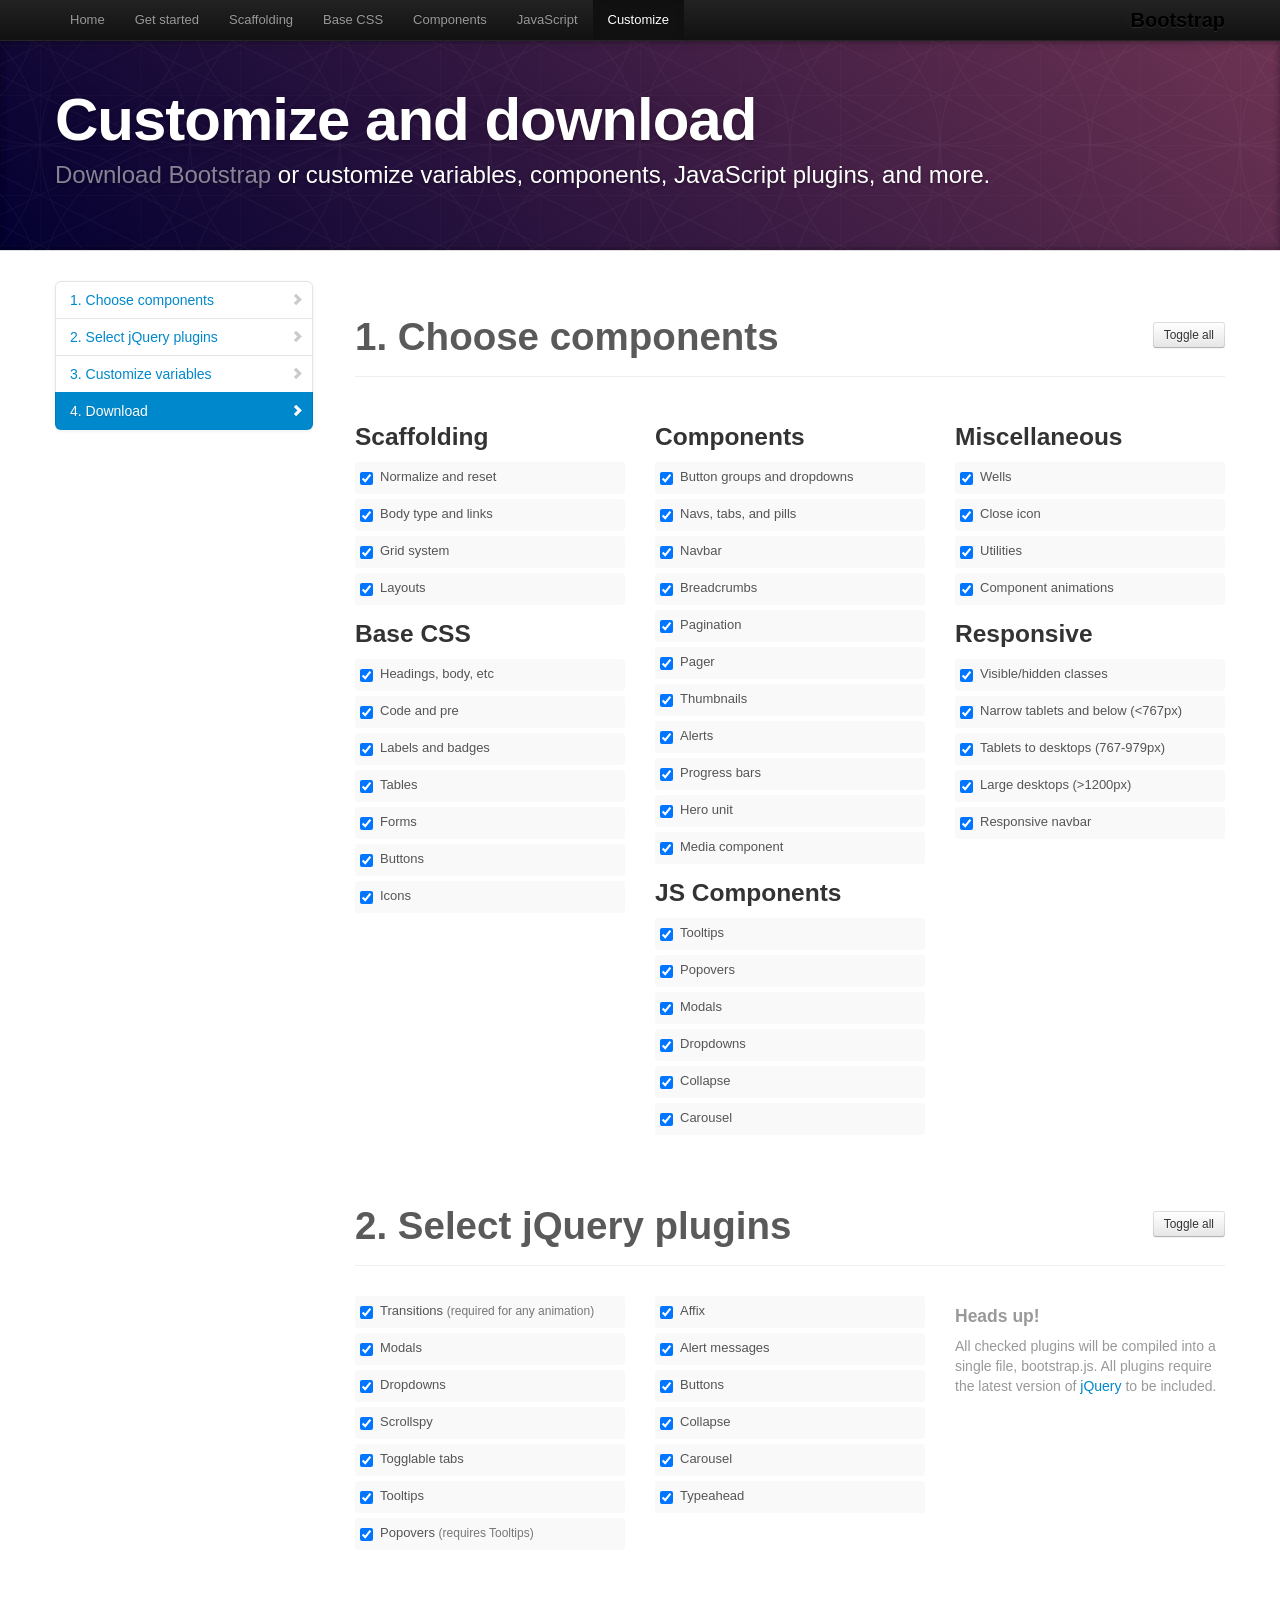
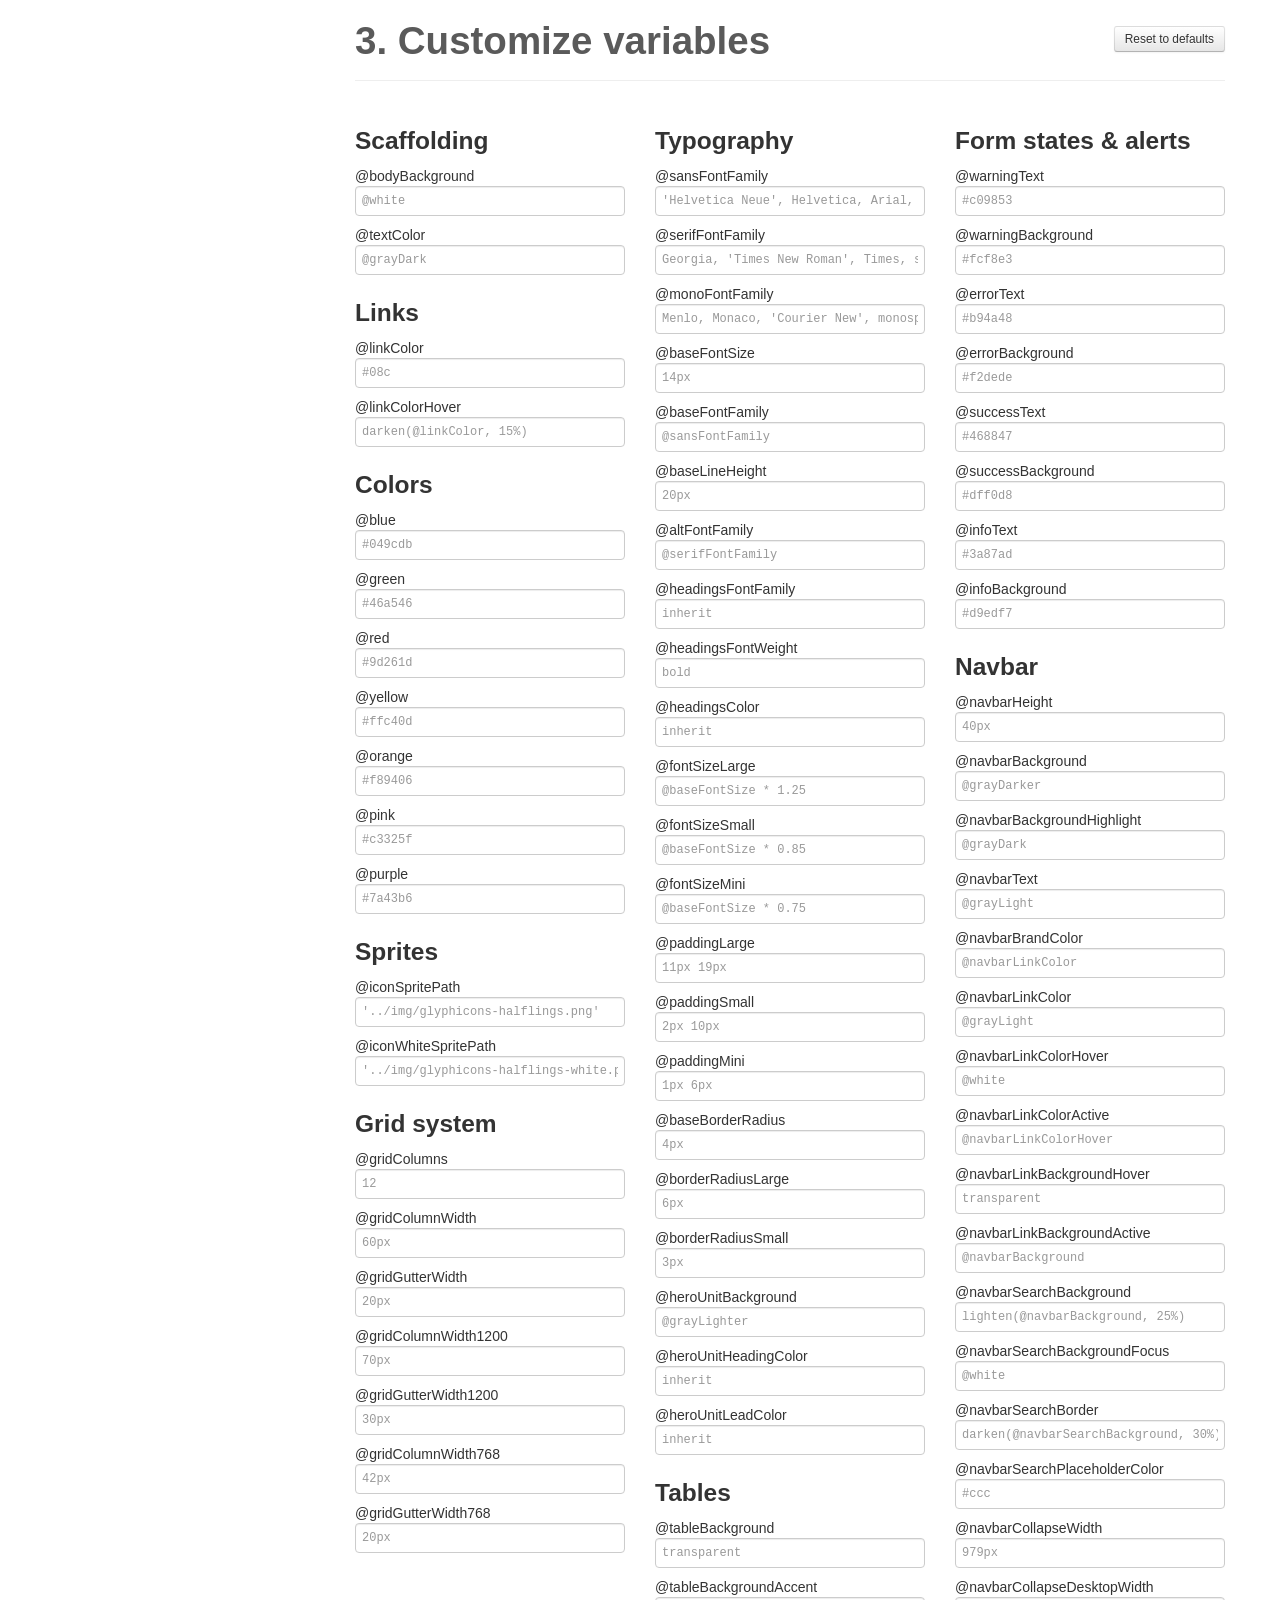
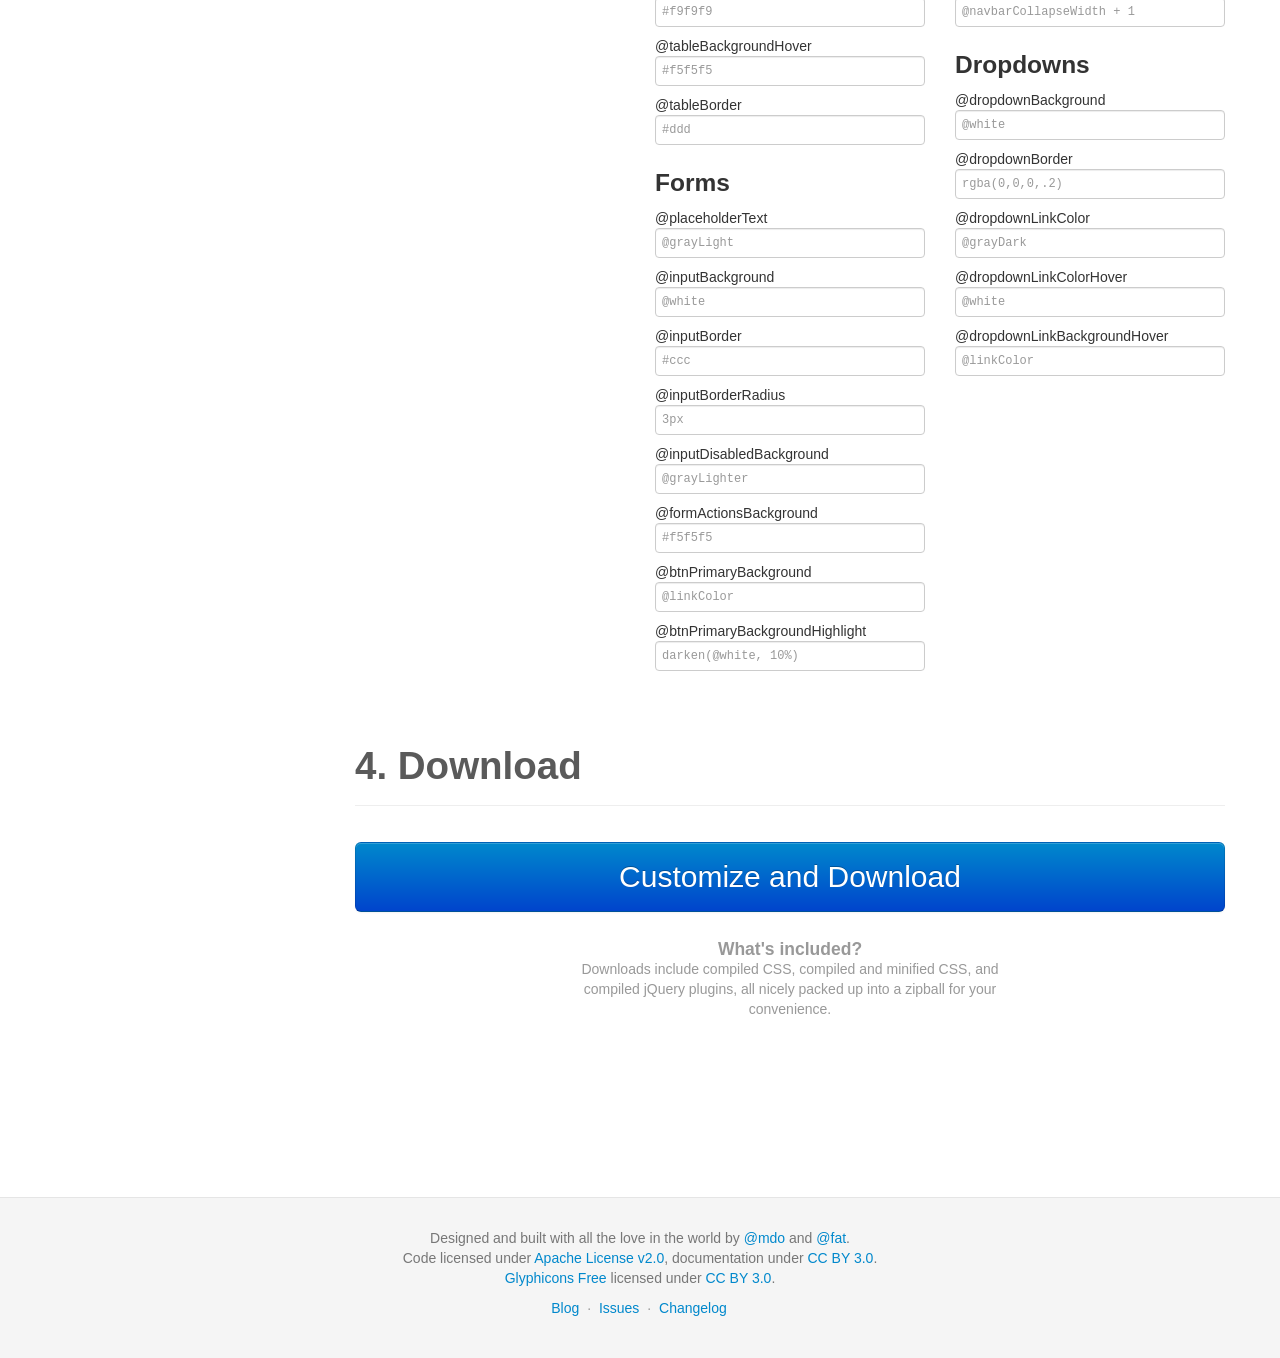
<file: bootstrap/docs/customize.html>
<!DOCTYPE html>
<html lang="en">
  <head>
    <meta charset="utf-8">
    <title>Customize · Bootstrap</title>
    <meta name="viewport" content="width=device-width, initial-scale=1.0">
    <meta name="description" content="">
    <meta name="author" content="">

    <!-- Le styles -->
    <link href="assets/css/bootstrap.css" rel="stylesheet">
    <link href="assets/css/bootstrap-responsive.css" rel="stylesheet">
    <link href="assets/css/docs.css" rel="stylesheet">
    <link href="assets/js/google-code-prettify/prettify.css" rel="stylesheet">

    <!-- Le HTML5 shim, for IE6-8 support of HTML5 elements -->
    <!--[if lt IE 9]>
      <script src="assets/js/html5shiv.js"></script>
    <![endif]-->

    <!-- Le fav and touch icons -->
    <link rel="apple-touch-icon-precomposed" sizes="144x144" href="assets/ico/apple-touch-icon-144-precomposed.png">
    <link rel="apple-touch-icon-precomposed" sizes="114x114" href="assets/ico/apple-touch-icon-114-precomposed.png">
      <link rel="apple-touch-icon-precomposed" sizes="72x72" href="assets/ico/apple-touch-icon-72-precomposed.png">
                    <link rel="apple-touch-icon-precomposed" href="assets/ico/apple-touch-icon-57-precomposed.png">
                                   <link rel="shortcut icon" href="assets/ico/favicon.png">

  </head>

  <body data-spy="scroll" data-target=".bs-docs-sidebar">

    <!-- Navbar
    ================================================== -->
    <div class="navbar navbar-inverse navbar-fixed-top">
      <div class="navbar-inner">
        <div class="container">
          <button type="button" class="btn btn-navbar" data-toggle="collapse" data-target=".nav-collapse">
            <span class="icon-bar"></span>
            <span class="icon-bar"></span>
            <span class="icon-bar"></span>
          </button>
          <a class="brand" href="./index.html">Bootstrap</a>
          <div class="nav-collapse collapse">
            <ul class="nav">
              <li class="">
                <a href="./index.html">Home</a>
              </li>
              <li class="">
                <a href="./getting-started.html">Get started</a>
              </li>
              <li class="">
                <a href="./scaffolding.html">Scaffolding</a>
              </li>
              <li class="">
                <a href="./base-css.html">Base CSS</a>
              </li>
              <li class="">
                <a href="./components.html">Components</a>
              </li>
              <li class="">
                <a href="./javascript.html">JavaScript</a>
              </li>
              <li class="active">
                <a href="./customize.html">Customize</a>
              </li>
            </ul>
          </div>
        </div>
      </div>
    </div>

<!-- Masthead
================================================== -->
<header class="jumbotron subhead" id="overview">
  <div class="container">
    <h1>Customize and download</h1>
    <p class="lead"><a href="https://github.com/twitter/bootstrap/zipball/master">Download Bootstrap</a> or customize variables, components, JavaScript plugins, and more.</p>
  </div>
</header>


  <div class="container">

    <!-- Docs nav
    ================================================== -->
    <div class="row">
      <div class="span3 bs-docs-sidebar">
        <ul class="nav nav-list bs-docs-sidenav">
          <li><a href="#components"><i class="icon-chevron-right"></i> 1. Choose components</a></li>
          <li><a href="#plugins"><i class="icon-chevron-right"></i> 2. Select jQuery plugins</a></li>
          <li><a href="#variables"><i class="icon-chevron-right"></i> 3. Customize variables</a></li>
          <li><a href="#download"><i class="icon-chevron-right"></i> 4. Download</a></li>
        </ul>
      </div>
      <div class="span9">


        <!-- Customize form
        ================================================== -->
        <form>
          <section class="download" id="components">
            <div class="page-header">
              <a class="btn btn-small pull-right toggle-all" href="#">Toggle all</a>
              <h1>
                1. Choose components
              </h1>
            </div>
            <div class="row download-builder">
              <div class="span3">
                <h3>Scaffolding</h3>
                <label class="checkbox"><input checked="checked" type="checkbox" value="reset.less"> Normalize and reset</label>
                <label class="checkbox"><input checked="checked" type="checkbox" value="scaffolding.less"> Body type and links</label>
                <label class="checkbox"><input checked="checked" type="checkbox" value="grid.less"> Grid system</label>
                <label class="checkbox"><input checked="checked" type="checkbox" value="layouts.less"> Layouts</label>
                <h3>Base CSS</h3>
                <label class="checkbox"><input checked="checked" type="checkbox" value="type.less"> Headings, body, etc</label>
                <label class="checkbox"><input checked="checked" type="checkbox" value="code.less"> Code and pre</label>
                <label class="checkbox"><input checked="checked" type="checkbox" value="labels-badges.less"> Labels and badges</label>
                <label class="checkbox"><input checked="checked" type="checkbox" value="tables.less"> Tables</label>
                <label class="checkbox"><input checked="checked" type="checkbox" value="forms.less"> Forms</label>
                <label class="checkbox"><input checked="checked" type="checkbox" value="buttons.less"> Buttons</label>
                <label class="checkbox"><input checked="checked" type="checkbox" value="sprites.less"> Icons</label>
              </div><!-- /span -->
              <div class="span3">
                <h3>Components</h3>
                <label class="checkbox"><input checked="checked" type="checkbox" value="button-groups.less"> Button groups and dropdowns</label>
                <label class="checkbox"><input checked="checked" type="checkbox" value="navs.less"> Navs, tabs, and pills</label>
                <label class="checkbox"><input checked="checked" type="checkbox" value="navbar.less"> Navbar</label>
                <label class="checkbox"><input checked="checked" type="checkbox" value="breadcrumbs.less"> Breadcrumbs</label>
                <label class="checkbox"><input checked="checked" type="checkbox" value="pagination.less"> Pagination</label>
                <label class="checkbox"><input checked="checked" type="checkbox" value="pager.less"> Pager</label>
                <label class="checkbox"><input checked="checked" type="checkbox" value="thumbnails.less"> Thumbnails</label>
                <label class="checkbox"><input checked="checked" type="checkbox" value="alerts.less"> Alerts</label>
                <label class="checkbox"><input checked="checked" type="checkbox" value="progress-bars.less"> Progress bars</label>
                <label class="checkbox"><input checked="checked" type="checkbox" value="hero-unit.less"> Hero unit</label>
                <label class="checkbox"><input checked="checked" type="checkbox" value="media.less"> Media component</label>
                <h3>JS Components</h3>
                <label class="checkbox"><input checked="checked" type="checkbox" value="tooltip.less"> Tooltips</label>
                <label class="checkbox"><input checked="checked" type="checkbox" value="popovers.less"> Popovers</label>
                <label class="checkbox"><input checked="checked" type="checkbox" value="modals.less"> Modals</label>
                <label class="checkbox"><input checked="checked" type="checkbox" value="dropdowns.less"> Dropdowns</label>
                <label class="checkbox"><input checked="checked" type="checkbox" value="accordion.less"> Collapse</label>
                <label class="checkbox"><input checked="checked" type="checkbox" value="carousel.less"> Carousel</label>
              </div><!-- /span -->
              <div class="span3">
                <h3>Miscellaneous</h3>
                <label class="checkbox"><input checked="checked" type="checkbox" value="wells.less"> Wells</label>
                <label class="checkbox"><input checked="checked" type="checkbox" value="close.less"> Close icon</label>
                <label class="checkbox"><input checked="checked" type="checkbox" value="utilities.less"> Utilities</label>
                <label class="checkbox"><input checked="checked" type="checkbox" value="component-animations.less"> Component animations</label>
                <h3>Responsive</h3>
                <label class="checkbox"><input checked="checked" type="checkbox" value="responsive-utilities.less"> Visible/hidden classes</label>
                <label class="checkbox"><input checked="checked" type="checkbox" value="responsive-767px-max.less"> Narrow tablets and below (<767px)</label>
                <label class="checkbox"><input checked="checked" type="checkbox" value="responsive-768px-979px.less"> Tablets to desktops (767-979px)</label>
                <label class="checkbox"><input checked="checked" type="checkbox" value="responsive-1200px-min.less"> Large desktops (>1200px)</label>
                <label class="checkbox"><input checked="checked" type="checkbox" value="responsive-navbar.less"> Responsive navbar</label>
              </div><!-- /span -->
            </div><!-- /row -->
          </section>

          <section class="download" id="plugins">
            <div class="page-header">
              <a class="btn btn-small pull-right toggle-all" href="#">Toggle all</a>
              <h1>
                2. Select jQuery plugins
              </h1>
            </div>
            <div class="row download-builder">
              <div class="span3">
                <label class="checkbox">
                  <input type="checkbox" checked="true" value="bootstrap-transition.js">
                  Transitions <small>(required for any animation)</small>
                </label>
                <label class="checkbox">
                  <input type="checkbox" checked="true" value="bootstrap-modal.js">
                  Modals
                </label>
                <label class="checkbox">
                  <input type="checkbox" checked="true" value="bootstrap-dropdown.js">
                  Dropdowns
                </label>
                <label class="checkbox">
                  <input type="checkbox" checked="true" value="bootstrap-scrollspy.js">
                  Scrollspy
                </label>
                <label class="checkbox">
                  <input type="checkbox" checked="true" value="bootstrap-tab.js">
                  Togglable tabs
                </label>
                <label class="checkbox">
                  <input type="checkbox" checked="true" value="bootstrap-tooltip.js">
                  Tooltips
                </label>
                <label class="checkbox">
                  <input type="checkbox" checked="true" value="bootstrap-popover.js">
                  Popovers <small>(requires Tooltips)</small>
                </label>
              </div><!-- /span -->
              <div class="span3">
                <label class="checkbox">
                  <input type="checkbox" checked="true" value="bootstrap-affix.js">
                  Affix
                </label>
                <label class="checkbox">
                  <input type="checkbox" checked="true" value="bootstrap-alert.js">
                  Alert messages
                </label>
                <label class="checkbox">
                  <input type="checkbox" checked="true" value="bootstrap-button.js">
                  Buttons
                </label>
                <label class="checkbox">
                  <input type="checkbox" checked="true" value="bootstrap-collapse.js">
                  Collapse
                </label>
                <label class="checkbox">
                  <input type="checkbox" checked="true" value="bootstrap-carousel.js">
                  Carousel
                </label>
                <label class="checkbox">
                  <input type="checkbox" checked="true" value="bootstrap-typeahead.js">
                  Typeahead
                </label>
              </div><!-- /span -->
              <div class="span3">
                <h4 class="muted">Heads up!</h4>
                <p class="muted">All checked plugins will be compiled into a single file, bootstrap.js. All plugins require the latest version of <a href="http://jquery.com/" target="_blank">jQuery</a> to be included.</p>
              </div><!-- /span -->
            </div><!-- /row -->
          </section>


          <section class="download" id="variables">
            <div class="page-header">
              <a class="btn btn-small pull-right toggle-all" href="#">Reset to defaults</a>
              <h1>
                3. Customize variables
              </h1>
            </div>
            <div class="row download-builder">
              <div class="span3">
                <h3>Scaffolding</h3>
                <label>@bodyBackground</label>
                <input type="text" class="span3" placeholder="@white">
                <label>@textColor</label>
                <input type="text" class="span3" placeholder="@grayDark">

                <h3>Links</h3>
                <label>@linkColor</label>
                <input type="text" class="span3" placeholder="#08c">
                <label>@linkColorHover</label>
                <input type="text" class="span3" placeholder="darken(@linkColor, 15%)">
                <h3>Colors</h3>
                <label>@blue</label>
                <input type="text" class="span3" placeholder="#049cdb">
                <label>@green</label>
                <input type="text" class="span3" placeholder="#46a546">
                <label>@red</label>
                <input type="text" class="span3" placeholder="#9d261d">
                <label>@yellow</label>
                <input type="text" class="span3" placeholder="#ffc40d">
                <label>@orange</label>
                <input type="text" class="span3" placeholder="#f89406">
                <label>@pink</label>
                <input type="text" class="span3" placeholder="#c3325f">
                <label>@purple</label>
                <input type="text" class="span3" placeholder="#7a43b6">

                <h3>Sprites</h3>
                <label>@iconSpritePath</label>
                <input type="text" class="span3" placeholder="'../img/glyphicons-halflings.png'">
                <label>@iconWhiteSpritePath</label>
                <input type="text" class="span3" placeholder="'../img/glyphicons-halflings-white.png'">

                <h3>Grid system</h3>
                <label>@gridColumns</label>
                <input type="text" class="span3" placeholder="12">
                <label>@gridColumnWidth</label>
                <input type="text" class="span3" placeholder="60px">
                <label>@gridGutterWidth</label>
                <input type="text" class="span3" placeholder="20px">
                <label>@gridColumnWidth1200</label>
                <input type="text" class="span3" placeholder="70px">
                <label>@gridGutterWidth1200</label>
                <input type="text" class="span3" placeholder="30px">
                <label>@gridColumnWidth768</label>
                <input type="text" class="span3" placeholder="42px">
                <label>@gridGutterWidth768</label>
                <input type="text" class="span3" placeholder="20px">

              </div><!-- /span -->
              <div class="span3">

                <h3>Typography</h3>
                <label>@sansFontFamily</label>
                <input type="text" class="span3" placeholder="'Helvetica Neue', Helvetica, Arial, sans-serif">
                <label>@serifFontFamily</label>
                <input type="text" class="span3" placeholder="Georgia, 'Times New Roman', Times, serif">
                <label>@monoFontFamily</label>
                <input type="text" class="span3" placeholder="Menlo, Monaco, 'Courier New', monospace">

                <label>@baseFontSize</label>
                <input type="text" class="span3" placeholder="14px">
                <label>@baseFontFamily</label>
                <input type="text" class="span3" placeholder="@sansFontFamily">
                <label>@baseLineHeight</label>
                <input type="text" class="span3" placeholder="20px">

                <label>@altFontFamily</label>
                <input type="text" class="span3" placeholder="@serifFontFamily">
                <label>@headingsFontFamily</label>
                <input type="text" class="span3" placeholder="inherit">
                <label>@headingsFontWeight</label>
                <input type="text" class="span3" placeholder="bold">
                <label>@headingsColor</label>
                <input type="text" class="span3" placeholder="inherit">

                <label>@fontSizeLarge</label>
                <input type="text" class="span3" placeholder="@baseFontSize * 1.25">
                <label>@fontSizeSmall</label>
                <input type="text" class="span3" placeholder="@baseFontSize * 0.85">
                <label>@fontSizeMini</label>
                <input type="text" class="span3" placeholder="@baseFontSize * 0.75">

                <label>@paddingLarge</label>
                <input type="text" class="span3" placeholder="11px 19px">
                <label>@paddingSmall</label>
                <input type="text" class="span3" placeholder="2px 10px">
                <label>@paddingMini</label>
                <input type="text" class="span3" placeholder="1px 6px">

                <label>@baseBorderRadius</label>
                <input type="text" class="span3" placeholder="4px">
                <label>@borderRadiusLarge</label>
                <input type="text" class="span3" placeholder="6px">
                <label>@borderRadiusSmall</label>
                <input type="text" class="span3" placeholder="3px">

                <label>@heroUnitBackground</label>
                <input type="text" class="span3" placeholder="@grayLighter">
                <label>@heroUnitHeadingColor</label>
                <input type="text" class="span3" placeholder="inherit">
                <label>@heroUnitLeadColor</label>
                <input type="text" class="span3" placeholder="inherit">

                <h3>Tables</h3>
                <label>@tableBackground</label>
                <input type="text" class="span3" placeholder="transparent">
                <label>@tableBackgroundAccent</label>
                <input type="text" class="span3" placeholder="#f9f9f9">
                <label>@tableBackgroundHover</label>
                <input type="text" class="span3" placeholder="#f5f5f5">
                <label>@tableBorder</label>
                <input type="text" class="span3" placeholder="#ddd">

                <h3>Forms</h3>
                <label>@placeholderText</label>
                <input type="text" class="span3" placeholder="@grayLight">
                <label>@inputBackground</label>
                <input type="text" class="span3" placeholder="@white">
                <label>@inputBorder</label>
                <input type="text" class="span3" placeholder="#ccc">
                <label>@inputBorderRadius</label>
                <input type="text" class="span3" placeholder="3px">
                <label>@inputDisabledBackground</label>
                <input type="text" class="span3" placeholder="@grayLighter">
                <label>@formActionsBackground</label>
                <input type="text" class="span3" placeholder="#f5f5f5">
                <label>@btnPrimaryBackground</label>
                <input type="text" class="span3" placeholder="@linkColor">
                <label>@btnPrimaryBackgroundHighlight</label>
                <input type="text" class="span3" placeholder="darken(@white, 10%)">

              </div><!-- /span -->
              <div class="span3">

                <h3>Form states &amp; alerts</h3>
                <label>@warningText</label>
                <input type="text" class="span3" placeholder="#c09853">
                <label>@warningBackground</label>
                <input type="text" class="span3" placeholder="#fcf8e3">
                <label>@errorText</label>
                <input type="text" class="span3" placeholder="#b94a48">
                <label>@errorBackground</label>
                <input type="text" class="span3" placeholder="#f2dede">
                <label>@successText</label>
                <input type="text" class="span3" placeholder="#468847">
                <label>@successBackground</label>
                <input type="text" class="span3" placeholder="#dff0d8">
                <label>@infoText</label>
                <input type="text" class="span3" placeholder="#3a87ad">
                <label>@infoBackground</label>
                <input type="text" class="span3" placeholder="#d9edf7">

                <h3>Navbar</h3>
                <label>@navbarHeight</label>
                <input type="text" class="span3" placeholder="40px">
                <label>@navbarBackground</label>
                <input type="text" class="span3" placeholder="@grayDarker">
                <label>@navbarBackgroundHighlight</label>
                <input type="text" class="span3" placeholder="@grayDark">
                <label>@navbarText</label>
                <input type="text" class="span3" placeholder="@grayLight">
                <label>@navbarBrandColor</label>
                <input type="text" class="span3" placeholder="@navbarLinkColor">
                <label>@navbarLinkColor</label>
                <input type="text" class="span3" placeholder="@grayLight">
                <label>@navbarLinkColorHover</label>
                <input type="text" class="span3" placeholder="@white">
                <label>@navbarLinkColorActive</label>
                <input type="text" class="span3" placeholder="@navbarLinkColorHover">
                <label>@navbarLinkBackgroundHover</label>
                <input type="text" class="span3" placeholder="transparent">
                <label>@navbarLinkBackgroundActive</label>
                <input type="text" class="span3" placeholder="@navbarBackground">
                <label>@navbarSearchBackground</label>
                <input type="text" class="span3" placeholder="lighten(@navbarBackground, 25%)">
                <label>@navbarSearchBackgroundFocus</label>
                <input type="text" class="span3" placeholder="@white">
                <label>@navbarSearchBorder</label>
                <input type="text" class="span3" placeholder="darken(@navbarSearchBackground, 30%)">
                <label>@navbarSearchPlaceholderColor</label>
                <input type="text" class="span3" placeholder="#ccc">

                <label>@navbarCollapseWidth</label>
                <input type="text" class="span3" placeholder="979px">
                <label>@navbarCollapseDesktopWidth</label>
                <input type="text" class="span3" placeholder="@navbarCollapseWidth + 1">

                <h3>Dropdowns</h3>
                <label>@dropdownBackground</label>
                <input type="text" class="span3" placeholder="@white">
                <label>@dropdownBorder</label>
                <input type="text" class="span3" placeholder="rgba(0,0,0,.2)">
                <label>@dropdownLinkColor</label>
                <input type="text" class="span3" placeholder="@grayDark">
                <label>@dropdownLinkColorHover</label>
                <input type="text" class="span3" placeholder="@white">
                <label>@dropdownLinkBackgroundHover</label>
                <input type="text" class="span3" placeholder="@linkColor">
              </div><!-- /span -->
            </div><!-- /row -->
          </section>

          <section class="download" id="download">
            <div class="page-header">
              <h1>
                4. Download
              </h1>
            </div>
            <div class="download-btn">
              <a class="btn btn-primary" href="#" >Customize and Download</a>
              <h4>What's included?</h4>
              <p>Downloads include compiled CSS, compiled and minified CSS, and compiled jQuery plugins, all nicely packed up into a zipball for your convenience.</p>
            </div>
          </section><!-- /download -->
        </form>



      </div>
    </div>

  </div>



    <!-- Footer
    ================================================== -->
    <footer class="footer">
      <div class="container">
        <p>Designed and built with all the love in the world by <a href="http://twitter.com/mdo" target="_blank">@mdo</a> and <a href="http://twitter.com/fat" target="_blank">@fat</a>.</p>
        <p>Code licensed under <a href="http://www.apache.org/licenses/LICENSE-2.0" target="_blank">Apache License v2.0</a>, documentation under <a href="http://creativecommons.org/licenses/by/3.0/">CC BY 3.0</a>.</p>
        <p><a href="http://glyphicons.com">Glyphicons Free</a> licensed under <a href="http://creativecommons.org/licenses/by/3.0/">CC BY 3.0</a>.</p>
        <ul class="footer-links">
          <li><a href="http://blog.getbootstrap.com">Blog</a></li>
          <li class="muted">&middot;</li>
          <li><a href="https://github.com/twitter/bootstrap/issues?state=open">Issues</a></li>
          <li class="muted">&middot;</li>
          <li><a href="https://github.com/twitter/bootstrap/blob/master/CHANGELOG.md">Changelog</a></li>
        </ul>
      </div>
    </footer>



    <!-- Le javascript
    ================================================== -->
    <!-- Placed at the end of the document so the pages load faster -->
    <script type="text/javascript" src="http://platform.twitter.com/widgets.js"></script>
    <script src="assets/js/jquery.js"></script>
    <script src="assets/js/bootstrap-transition.js"></script>
    <script src="assets/js/bootstrap-alert.js"></script>
    <script src="assets/js/bootstrap-modal.js"></script>
    <script src="assets/js/bootstrap-dropdown.js"></script>
    <script src="assets/js/bootstrap-scrollspy.js"></script>
    <script src="assets/js/bootstrap-tab.js"></script>
    <script src="assets/js/bootstrap-tooltip.js"></script>
    <script src="assets/js/bootstrap-popover.js"></script>
    <script src="assets/js/bootstrap-button.js"></script>
    <script src="assets/js/bootstrap-collapse.js"></script>
    <script src="assets/js/bootstrap-carousel.js"></script>
    <script src="assets/js/bootstrap-typeahead.js"></script>
    <script src="assets/js/bootstrap-affix.js"></script>

    <script src="assets/js/holder/holder.js"></script>
    <script src="assets/js/google-code-prettify/prettify.js"></script>

    <script src="assets/js/application.js"></script>



  </body>
</html>
</file>
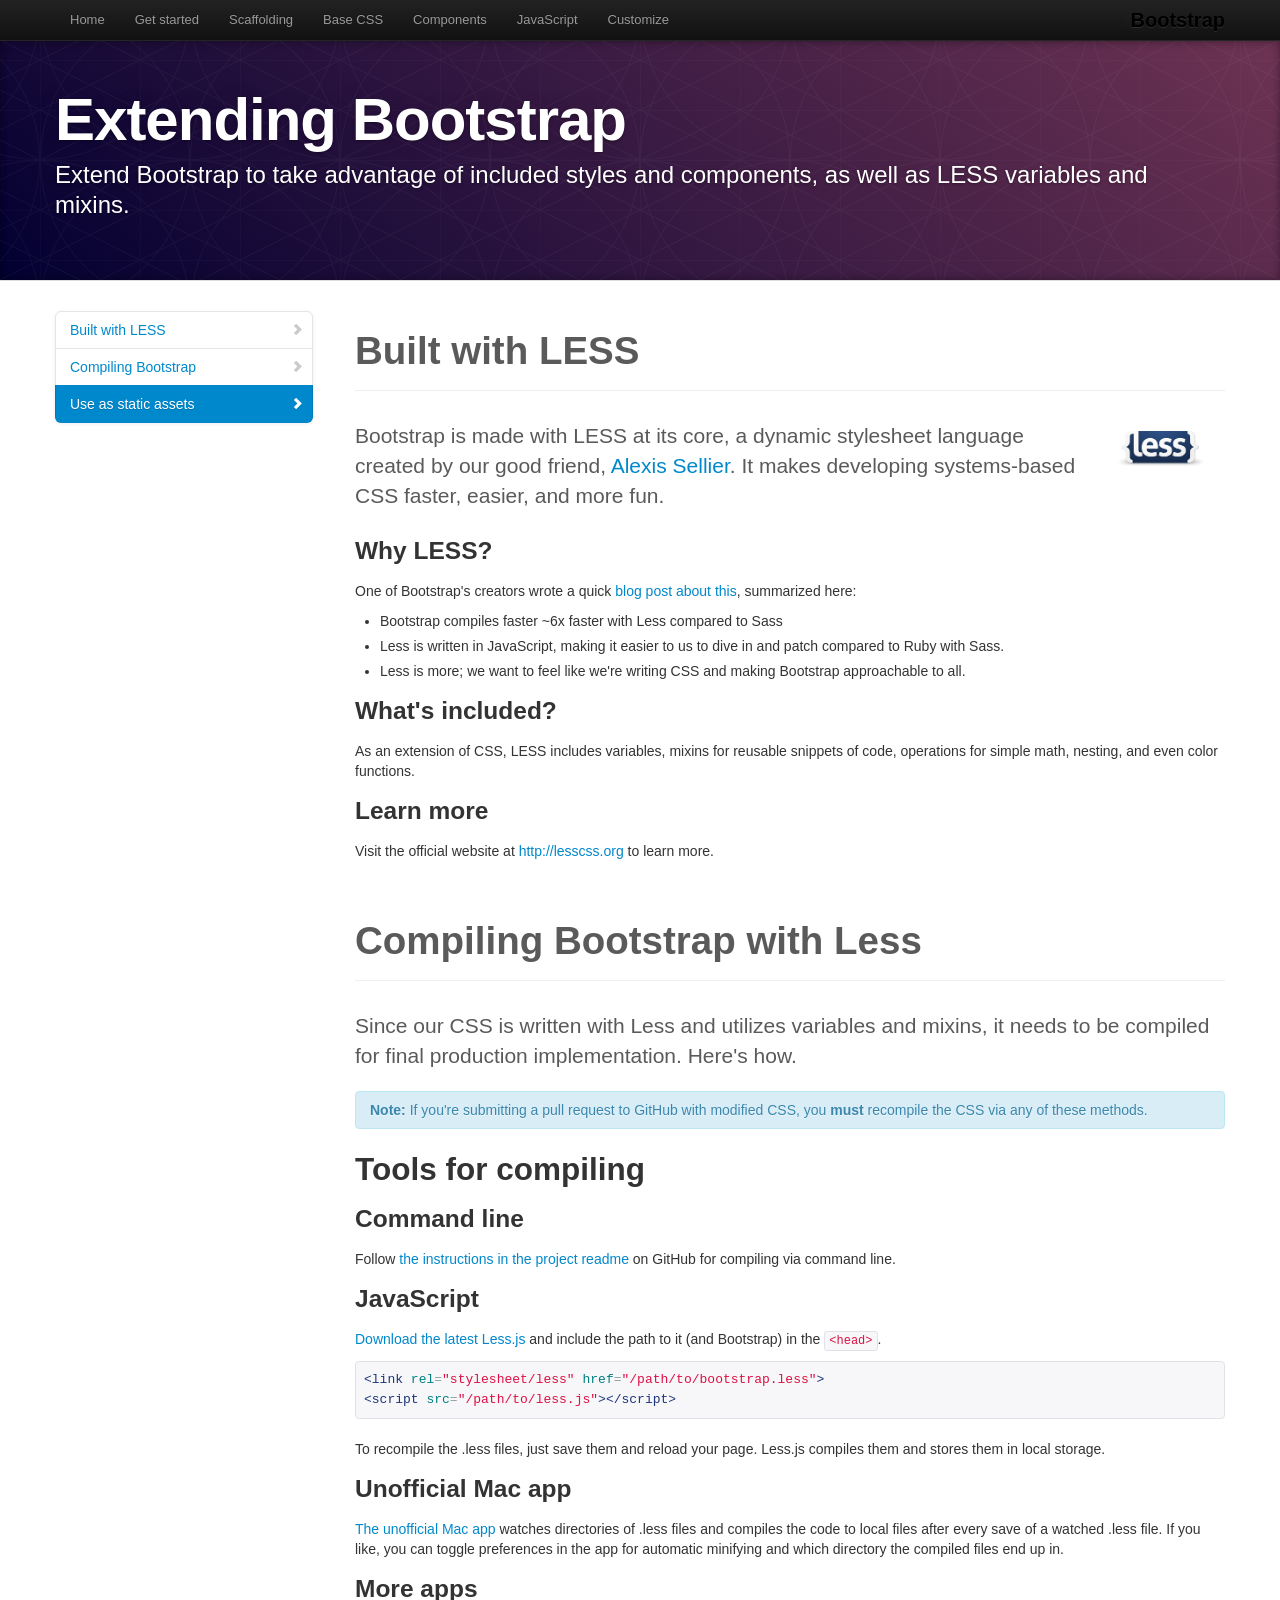
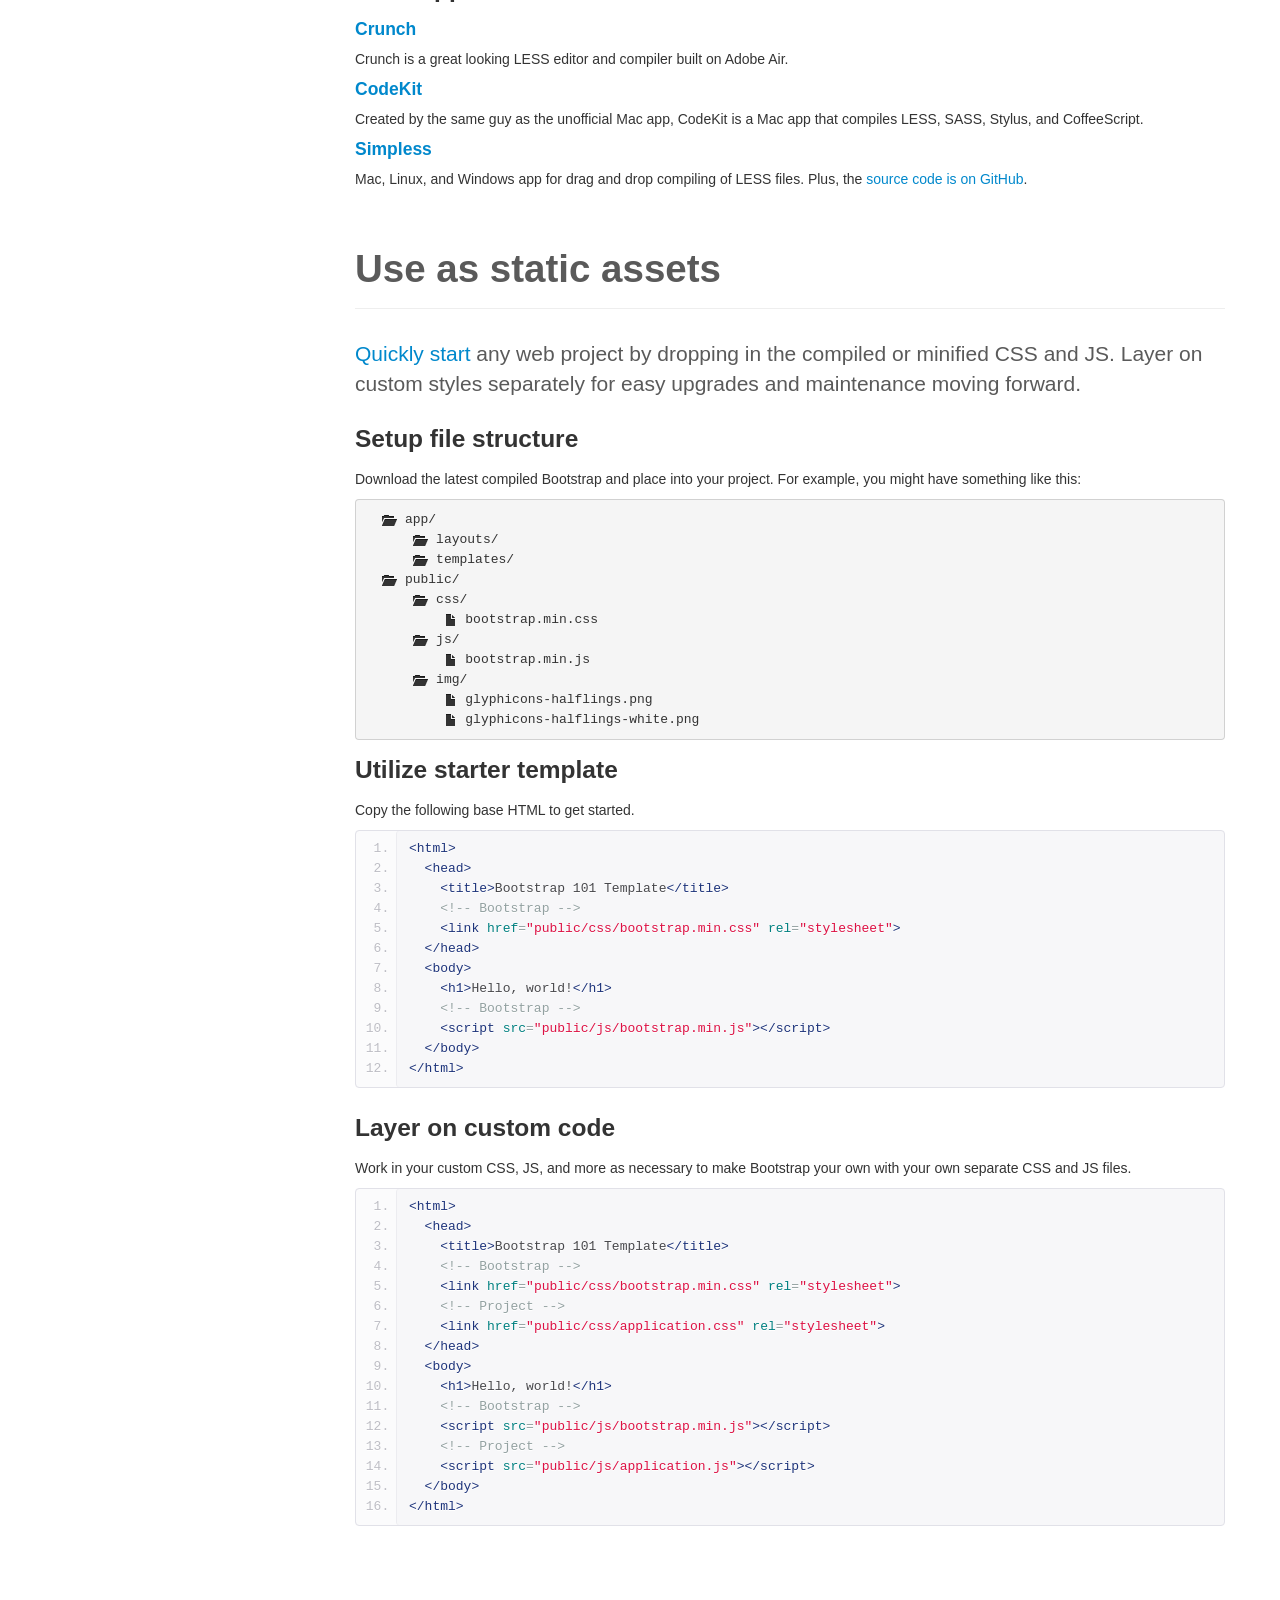
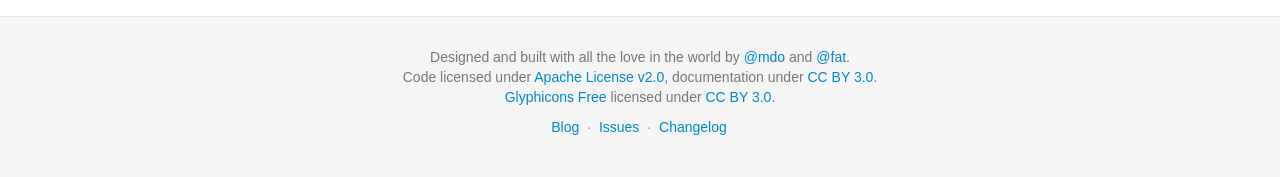
<file: bootstrap/docs/extend.html>
<!DOCTYPE html>
<html lang="en">
  <head>
    <meta charset="utf-8">
    <title>Extend · Bootstrap</title>
    <meta name="viewport" content="width=device-width, initial-scale=1.0">
    <meta name="description" content="">
    <meta name="author" content="">

    <!-- Le styles -->
    <link href="assets/css/bootstrap.css" rel="stylesheet">
    <link href="assets/css/bootstrap-responsive.css" rel="stylesheet">
    <link href="assets/css/docs.css" rel="stylesheet">
    <link href="assets/js/google-code-prettify/prettify.css" rel="stylesheet">

    <!-- Le HTML5 shim, for IE6-8 support of HTML5 elements -->
    <!--[if lt IE 9]>
      <script src="assets/js/html5shiv.js"></script>
    <![endif]-->

    <!-- Le fav and touch icons -->
    <link rel="apple-touch-icon-precomposed" sizes="144x144" href="assets/ico/apple-touch-icon-144-precomposed.png">
    <link rel="apple-touch-icon-precomposed" sizes="114x114" href="assets/ico/apple-touch-icon-114-precomposed.png">
      <link rel="apple-touch-icon-precomposed" sizes="72x72" href="assets/ico/apple-touch-icon-72-precomposed.png">
                    <link rel="apple-touch-icon-precomposed" href="assets/ico/apple-touch-icon-57-precomposed.png">
                                   <link rel="shortcut icon" href="assets/ico/favicon.png">

  </head>

  <body data-spy="scroll" data-target=".bs-docs-sidebar">

    <!-- Navbar
    ================================================== -->
    <div class="navbar navbar-inverse navbar-fixed-top">
      <div class="navbar-inner">
        <div class="container">
          <button type="button" class="btn btn-navbar" data-toggle="collapse" data-target=".nav-collapse">
            <span class="icon-bar"></span>
            <span class="icon-bar"></span>
            <span class="icon-bar"></span>
          </button>
          <a class="brand" href="./index.html">Bootstrap</a>
          <div class="nav-collapse collapse">
            <ul class="nav">
              <li class="">
                <a href="./index.html">Home</a>
              </li>
              <li class="">
                <a href="./getting-started.html">Get started</a>
              </li>
              <li class="">
                <a href="./scaffolding.html">Scaffolding</a>
              </li>
              <li class="">
                <a href="./base-css.html">Base CSS</a>
              </li>
              <li class="">
                <a href="./components.html">Components</a>
              </li>
              <li class="">
                <a href="./javascript.html">JavaScript</a>
              </li>
              <li class="">
                <a href="./customize.html">Customize</a>
              </li>
            </ul>
          </div>
        </div>
      </div>
    </div>

<!-- Subhead
================================================== -->
<header class="jumbotron subhead" id="overview">
  <div class="container">
    <h1>Extending Bootstrap</h1>
    <p class="lead">Extend Bootstrap to take advantage of included styles and components, as well as LESS variables and mixins.</p>
  <div>
</header>

  <div class="container">

    <!-- Docs nav
    ================================================== -->
    <div class="row">
      <div class="span3 bs-docs-sidebar">
        <ul class="nav nav-list bs-docs-sidenav">
          <li><a href="#built-with-less"><i class="icon-chevron-right"></i> Built with LESS</a></li>
          <li><a href="#compiling"><i class="icon-chevron-right"></i> Compiling Bootstrap</a></li>
          <li><a href="#static-assets"><i class="icon-chevron-right"></i> Use as static assets</a></li>
        </ul>
      </div>
      <div class="span9">



        <!-- BUILT WITH LESS
        ================================================== -->
        <section id="built-with-less">
          <div class="page-header">
            <h1>Built with LESS</h1>
          </div>

          <img style="float: right; height: 36px; margin: 10px 20px 20px" src="assets/img/less-logo-large.png" alt="LESS CSS">
          <p class="lead">Bootstrap is made with LESS at its core, a dynamic stylesheet language created by our good friend, <a href="http://cloudhead.io">Alexis Sellier</a>. It makes developing systems-based CSS faster, easier, and more fun.</p>

          <h3>Why LESS?</h3>
          <p>One of Bootstrap's creators wrote a quick <a href="http://www.wordsbyf.at/2012/03/08/why-less/">blog post about this</a>, summarized here:</p>
          <ul>
            <li>Bootstrap compiles faster ~6x faster with Less compared to Sass</li>
            <li>Less is written in JavaScript, making it easier to us to dive in and patch compared to Ruby with Sass.</li>
            <li>Less is more; we want to feel like we're writing CSS and making Bootstrap approachable to all.</li>
          </ul>

          <h3>What's included?</h3>
          <p>As an extension of CSS, LESS includes variables, mixins for reusable snippets of code, operations for simple math, nesting, and even color functions.</p>

          <h3>Learn more</h3>
          <p>Visit the official website at <a href="http://lesscss.org">http://lesscss.org</a> to learn more.</p>
        </section>



        <!-- COMPILING LESS AND BOOTSTRAP
        ================================================== -->
        <section id="compiling">
          <div class="page-header">
            <h1>Compiling Bootstrap with Less</h1>
          </div>

          <p class="lead">Since our CSS is written with Less and utilizes variables and mixins, it needs to be compiled for final production implementation. Here's how.</p>

          <div class="alert alert-info">
            <strong>Note:</strong> If you're submitting a pull request to GitHub with modified CSS, you <strong>must</strong> recompile the CSS via any of these methods.
          </div>

          <h2>Tools for compiling</h2>

          <h3>Command line</h3>
          <p>Follow <a href="https://github.com/twitter/bootstrap#developers">the instructions in the project readme</a> on GitHub for compiling via command line.</p>

          <h3>JavaScript</h3>
          <p><a href="http://lesscss.org/">Download the latest Less.js</a> and include the path to it (and Bootstrap) in the <code>&lt;head&gt;</code>.</p>
<pre class="prettyprint">
&lt;link rel="stylesheet/less" href="/path/to/bootstrap.less"&gt;
&lt;script src="/path/to/less.js"&gt;&lt;/script&gt;
</pre>
          <p>To recompile the .less files, just save them and reload your page. Less.js compiles them and stores them in local storage.</p>

          <h3>Unofficial Mac app</h3>
          <p><a href="http://incident57.com/less/">The unofficial Mac app</a> watches directories of .less files and compiles the code to local files after every save of a watched .less file. If you like, you can toggle preferences in the app for automatic minifying and which directory the compiled files end up in.</p>

          <h3>More apps</h3>
          <h4><a href="http://crunchapp.net/" target="_blank">Crunch</a></h4>
          <p>Crunch is a great looking LESS editor and compiler built on Adobe Air.</p>
          <h4><a href="http://incident57.com/codekit/" target="_blank">CodeKit</a></h4>
          <p>Created by the same guy as the unofficial Mac app, CodeKit is a Mac app that compiles LESS, SASS, Stylus, and CoffeeScript.</p>
          <h4><a href="http://wearekiss.com/simpless" target="_blank">Simpless</a></h4>
          <p>Mac, Linux, and Windows app for drag and drop compiling of LESS files. Plus, the <a href="https://github.com/Paratron/SimpLESS" target="_blank">source code is on GitHub</a>.</p>

        </section>



        <!-- Static assets
        ================================================== -->
        <section id="static-assets">
          <div class="page-header">
            <h1>Use as static assets</h1>
          </div>
          <p class="lead"><a href="./getting-started.html">Quickly start</a> any web project by dropping in the compiled or minified CSS and JS. Layer on custom styles separately for easy upgrades and maintenance moving forward.</p>

          <h3>Setup file structure</h3>
          <p>Download the latest compiled Bootstrap and place into your project. For example, you might have something like this:</p>
<pre>
  <span class="icon-folder-open"></span> app/
      <span class="icon-folder-open"></span> layouts/
      <span class="icon-folder-open"></span> templates/
  <span class="icon-folder-open"></span> public/
      <span class="icon-folder-open"></span> css/
          <span class="icon-file"></span> bootstrap.min.css
      <span class="icon-folder-open"></span> js/
          <span class="icon-file"></span> bootstrap.min.js
      <span class="icon-folder-open"></span> img/
          <span class="icon-file"></span> glyphicons-halflings.png
          <span class="icon-file"></span> glyphicons-halflings-white.png
</pre>

          <h3>Utilize starter template</h3>
          <p>Copy the following base HTML to get started.</p>
<pre class="prettyprint linenums">
&lt;html&gt;
  &lt;head&gt;
    &lt;title&gt;Bootstrap 101 Template&lt;/title&gt;
    &lt;!-- Bootstrap --&gt;
    &lt;link href="public/css/bootstrap.min.css" rel="stylesheet"&gt;
  &lt;/head&gt;
  &lt;body&gt;
    &lt;h1&gt;Hello, world!&lt;/h1&gt;
    &lt;!-- Bootstrap --&gt;
    &lt;script src="public/js/bootstrap.min.js"&gt;&lt;/script&gt;
  &lt;/body&gt;
&lt;/html&gt;
</pre>

          <h3>Layer on custom code</h3>
          <p>Work in your custom CSS, JS, and more as necessary to make Bootstrap your own with your own separate CSS and JS files.</p>
<pre class="prettyprint linenums">
&lt;html&gt;
  &lt;head&gt;
    &lt;title&gt;Bootstrap 101 Template&lt;/title&gt;
    &lt;!-- Bootstrap --&gt;
    &lt;link href="public/css/bootstrap.min.css" rel="stylesheet"&gt;
    &lt;!-- Project --&gt;
    &lt;link href="public/css/application.css" rel="stylesheet"&gt;
  &lt;/head&gt;
  &lt;body&gt;
    &lt;h1&gt;Hello, world!&lt;/h1&gt;
    &lt;!-- Bootstrap --&gt;
    &lt;script src="public/js/bootstrap.min.js"&gt;&lt;/script&gt;
    &lt;!-- Project --&gt;
    &lt;script src="public/js/application.js"&gt;&lt;/script&gt;
  &lt;/body&gt;
&lt;/html&gt;
</pre>

        </section>

      </div>
    </div>

  </div>



    <!-- Footer
    ================================================== -->
    <footer class="footer">
      <div class="container">
        <p>Designed and built with all the love in the world by <a href="http://twitter.com/mdo" target="_blank">@mdo</a> and <a href="http://twitter.com/fat" target="_blank">@fat</a>.</p>
        <p>Code licensed under <a href="http://www.apache.org/licenses/LICENSE-2.0" target="_blank">Apache License v2.0</a>, documentation under <a href="http://creativecommons.org/licenses/by/3.0/">CC BY 3.0</a>.</p>
        <p><a href="http://glyphicons.com">Glyphicons Free</a> licensed under <a href="http://creativecommons.org/licenses/by/3.0/">CC BY 3.0</a>.</p>
        <ul class="footer-links">
          <li><a href="http://blog.getbootstrap.com">Blog</a></li>
          <li class="muted">&middot;</li>
          <li><a href="https://github.com/twitter/bootstrap/issues?state=open">Issues</a></li>
          <li class="muted">&middot;</li>
          <li><a href="https://github.com/twitter/bootstrap/blob/master/CHANGELOG.md">Changelog</a></li>
        </ul>
      </div>
    </footer>



    <!-- Le javascript
    ================================================== -->
    <!-- Placed at the end of the document so the pages load faster -->
    <script type="text/javascript" src="http://platform.twitter.com/widgets.js"></script>
    <script src="assets/js/jquery.js"></script>
    <script src="assets/js/bootstrap-transition.js"></script>
    <script src="assets/js/bootstrap-alert.js"></script>
    <script src="assets/js/bootstrap-modal.js"></script>
    <script src="assets/js/bootstrap-dropdown.js"></script>
    <script src="assets/js/bootstrap-scrollspy.js"></script>
    <script src="assets/js/bootstrap-tab.js"></script>
    <script src="assets/js/bootstrap-tooltip.js"></script>
    <script src="assets/js/bootstrap-popover.js"></script>
    <script src="assets/js/bootstrap-button.js"></script>
    <script src="assets/js/bootstrap-collapse.js"></script>
    <script src="assets/js/bootstrap-carousel.js"></script>
    <script src="assets/js/bootstrap-typeahead.js"></script>
    <script src="assets/js/bootstrap-affix.js"></script>

    <script src="assets/js/holder/holder.js"></script>
    <script src="assets/js/google-code-prettify/prettify.js"></script>

    <script src="assets/js/application.js"></script>



  </body>
</html>
</file>
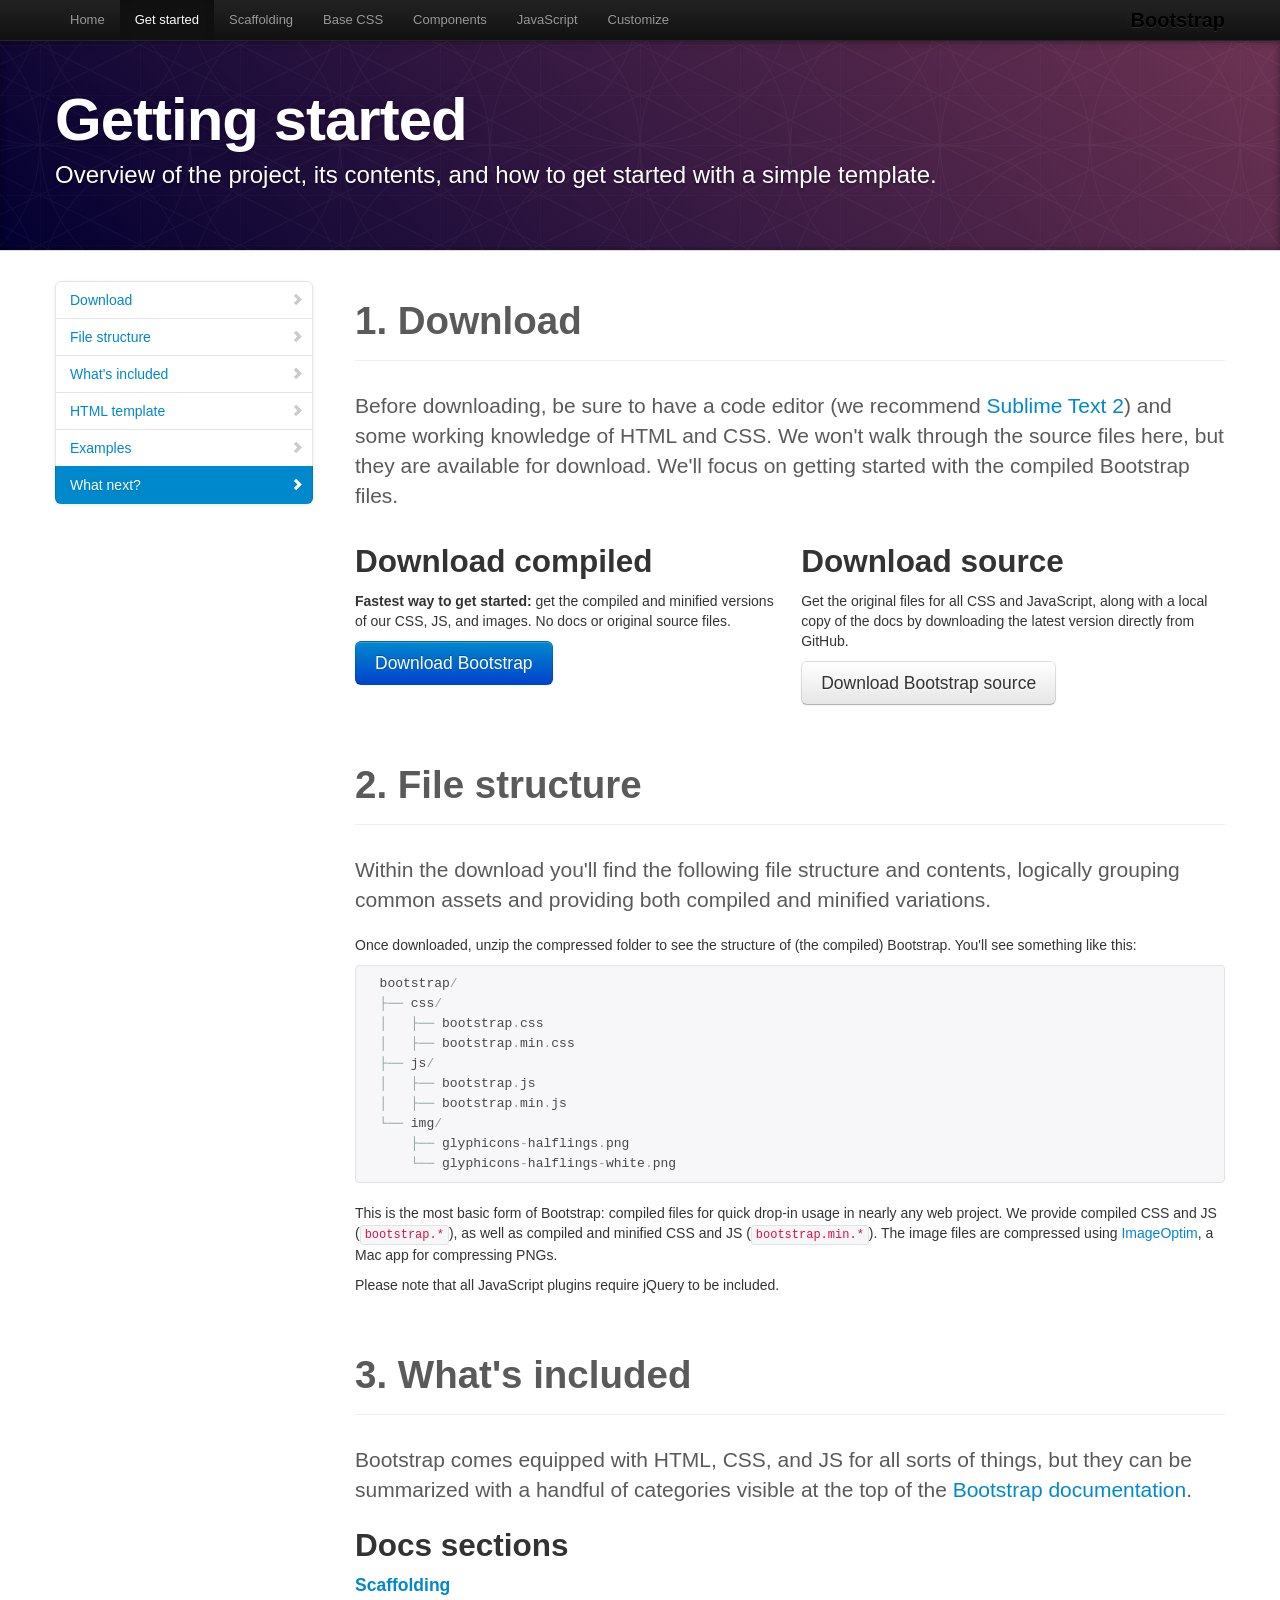
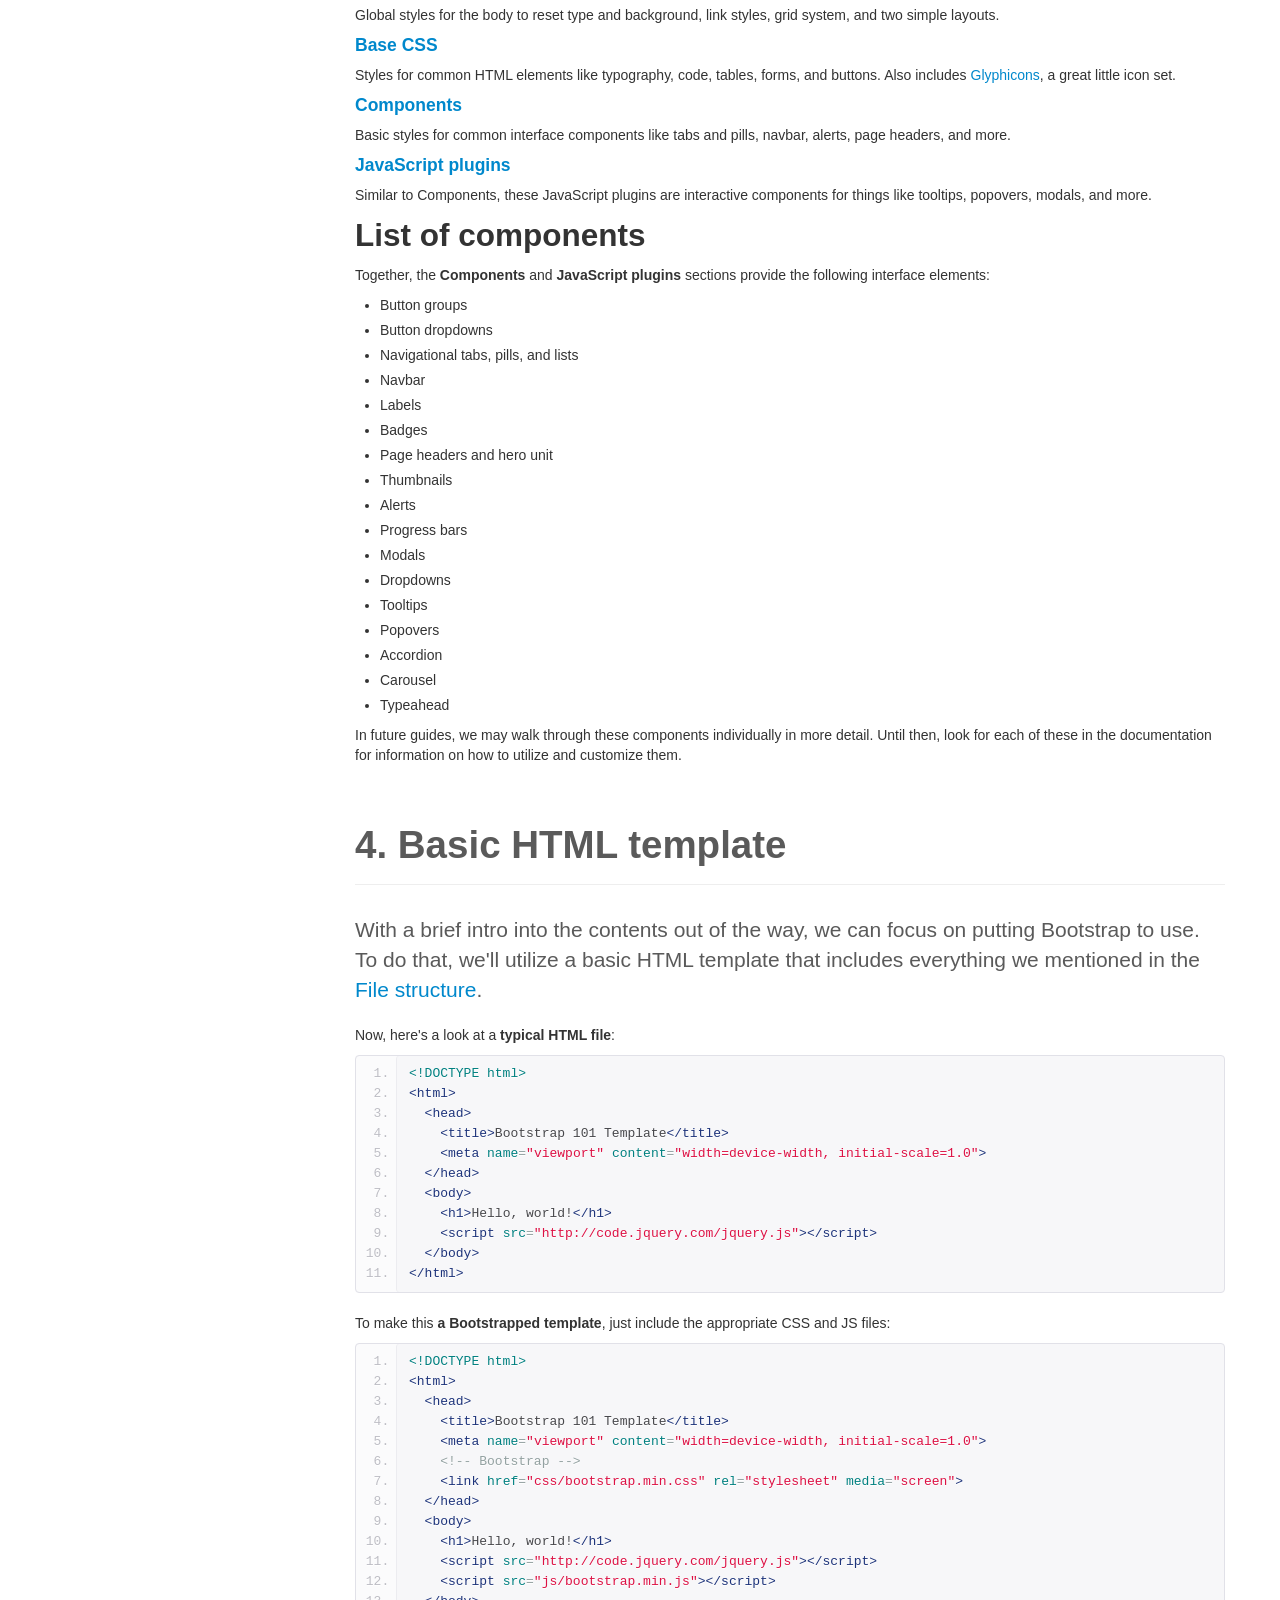
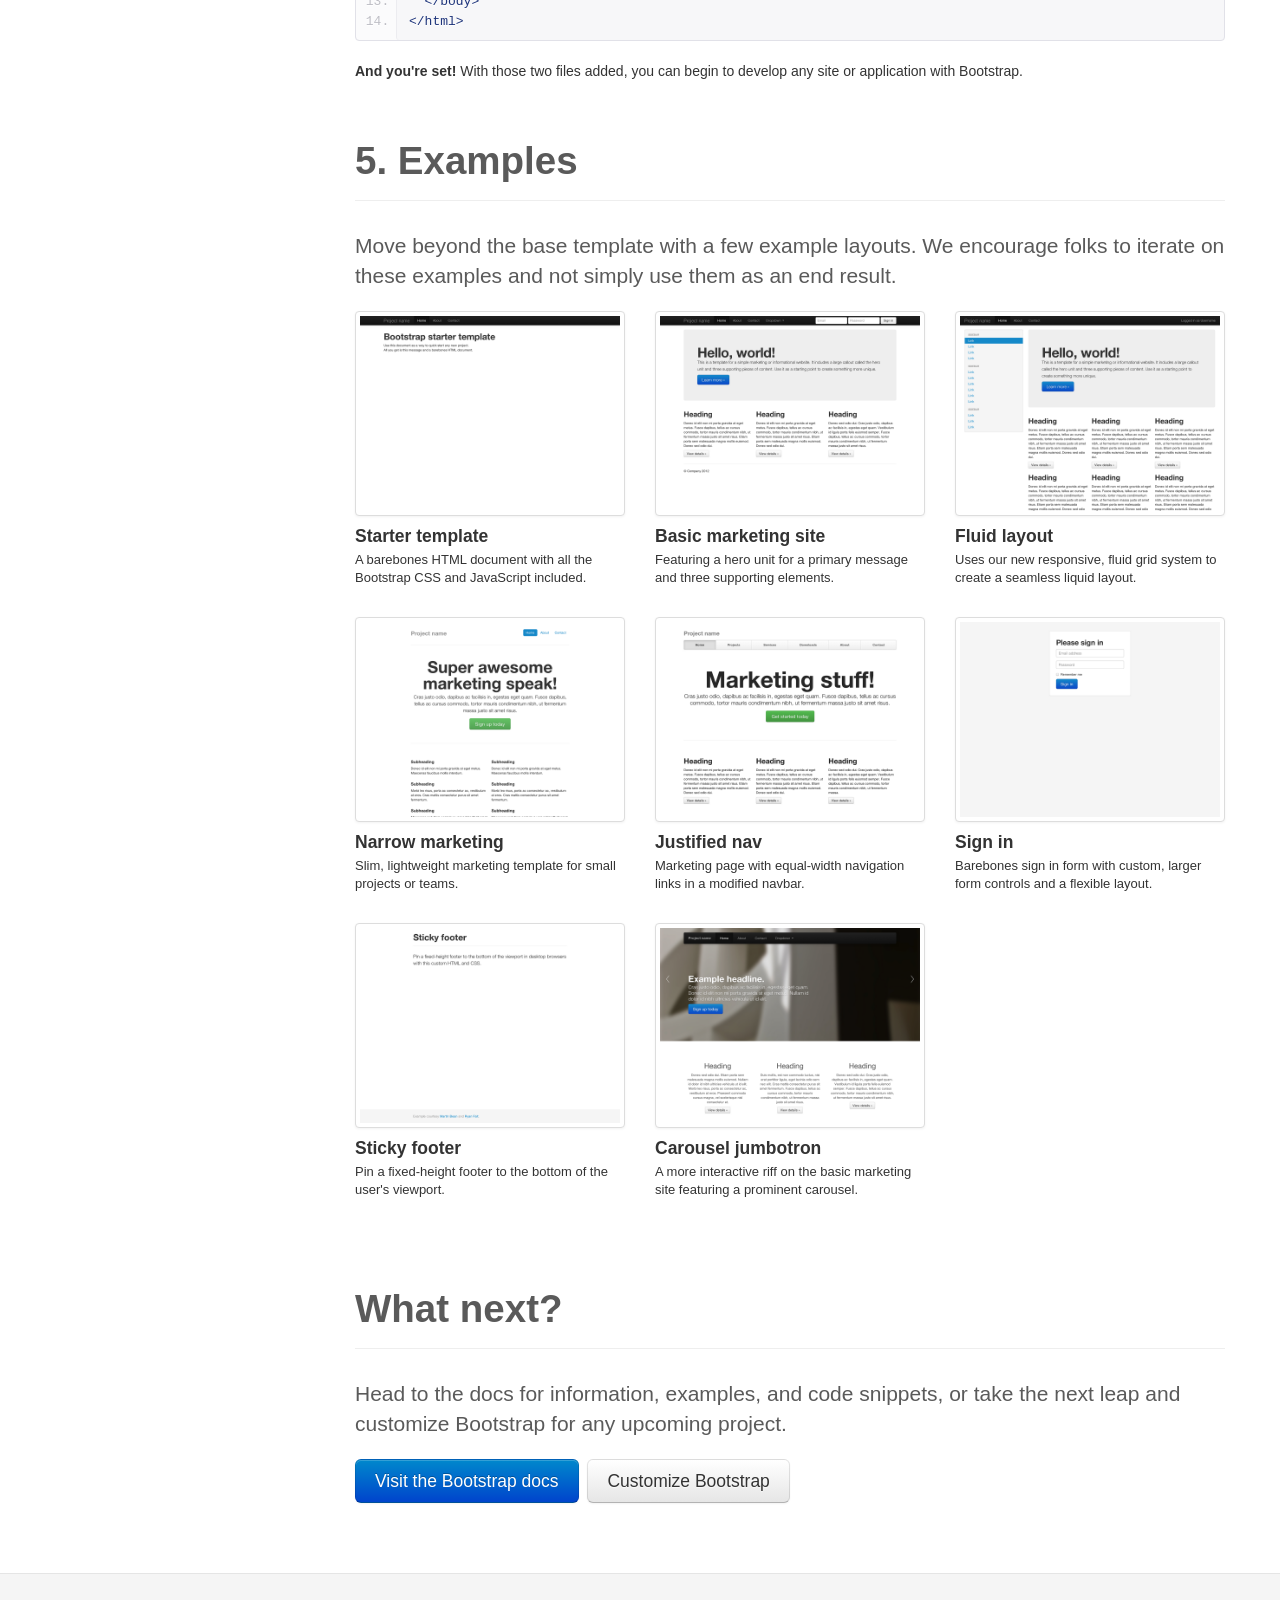
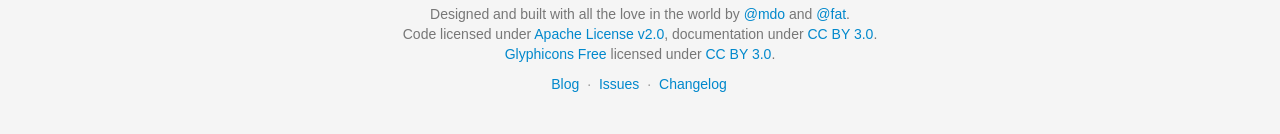
<file: bootstrap/docs/getting-started.html>
<!DOCTYPE html>
<html lang="en">
  <head>
    <meta charset="utf-8">
    <title>Getting · Bootstrap</title>
    <meta name="viewport" content="width=device-width, initial-scale=1.0">
    <meta name="description" content="">
    <meta name="author" content="">

    <!-- Le styles -->
    <link href="assets/css/bootstrap.css" rel="stylesheet">
    <link href="assets/css/bootstrap-responsive.css" rel="stylesheet">
    <link href="assets/css/docs.css" rel="stylesheet">
    <link href="assets/js/google-code-prettify/prettify.css" rel="stylesheet">

    <!-- Le HTML5 shim, for IE6-8 support of HTML5 elements -->
    <!--[if lt IE 9]>
      <script src="assets/js/html5shiv.js"></script>
    <![endif]-->

    <!-- Le fav and touch icons -->
    <link rel="apple-touch-icon-precomposed" sizes="144x144" href="assets/ico/apple-touch-icon-144-precomposed.png">
    <link rel="apple-touch-icon-precomposed" sizes="114x114" href="assets/ico/apple-touch-icon-114-precomposed.png">
      <link rel="apple-touch-icon-precomposed" sizes="72x72" href="assets/ico/apple-touch-icon-72-precomposed.png">
                    <link rel="apple-touch-icon-precomposed" href="assets/ico/apple-touch-icon-57-precomposed.png">
                                   <link rel="shortcut icon" href="assets/ico/favicon.png">

  </head>

  <body data-spy="scroll" data-target=".bs-docs-sidebar">

    <!-- Navbar
    ================================================== -->
    <div class="navbar navbar-inverse navbar-fixed-top">
      <div class="navbar-inner">
        <div class="container">
          <button type="button" class="btn btn-navbar" data-toggle="collapse" data-target=".nav-collapse">
            <span class="icon-bar"></span>
            <span class="icon-bar"></span>
            <span class="icon-bar"></span>
          </button>
          <a class="brand" href="./index.html">Bootstrap</a>
          <div class="nav-collapse collapse">
            <ul class="nav">
              <li class="">
                <a href="./index.html">Home</a>
              </li>
              <li class="active">
                <a href="./getting-started.html">Get started</a>
              </li>
              <li class="">
                <a href="./scaffolding.html">Scaffolding</a>
              </li>
              <li class="">
                <a href="./base-css.html">Base CSS</a>
              </li>
              <li class="">
                <a href="./components.html">Components</a>
              </li>
              <li class="">
                <a href="./javascript.html">JavaScript</a>
              </li>
              <li class="">
                <a href="./customize.html">Customize</a>
              </li>
            </ul>
          </div>
        </div>
      </div>
    </div>

<!-- Subhead
================================================== -->
<header class="jumbotron subhead" id="overview">
  <div class="container">
    <h1>Getting started</h1>
    <p class="lead">Overview of the project, its contents, and how to get started with a simple template.</p>
  </div>
</header>


  <div class="container">

    <!-- Docs nav
    ================================================== -->
    <div class="row">
      <div class="span3 bs-docs-sidebar">
        <ul class="nav nav-list bs-docs-sidenav">
          <li><a href="#download-bootstrap"><i class="icon-chevron-right"></i> Download</a></li>
          <li><a href="#file-structure"><i class="icon-chevron-right"></i> File structure</a></li>
          <li><a href="#contents"><i class="icon-chevron-right"></i> What's included</a></li>
          <li><a href="#html-template"><i class="icon-chevron-right"></i> HTML template</a></li>
          <li><a href="#examples"><i class="icon-chevron-right"></i> Examples</a></li>
          <li><a href="#what-next"><i class="icon-chevron-right"></i> What next?</a></li>
        </ul>
      </div>
      <div class="span9">



        <!-- Download
        ================================================== -->
        <section id="download-bootstrap">
          <div class="page-header">
            <h1>1. Download</h1>
          </div>
          <p class="lead">Before downloading, be sure to have a code editor (we recommend <a href="http://sublimetext.com/2">Sublime Text 2</a>) and some working knowledge of HTML and CSS. We won't walk through the source files here, but they are available for download. We'll focus on getting started with the compiled Bootstrap files.</p>

          <div class="row-fluid">
            <div class="span6">
              <h2>Download compiled</h2>
              <p><strong>Fastest way to get started:</strong> get the compiled and minified versions of our CSS, JS, and images. No docs or original source files.</p>
              <p><a class="btn btn-large btn-primary" href="assets/bootstrap.zip" >Download Bootstrap</a></p>
            </div>
            <div class="span6">
              <h2>Download source</h2>
              <p>Get the original files for all CSS and JavaScript, along with a local copy of the docs by downloading the latest version directly from GitHub.</p>
              <p><a class="btn btn-large" href="https://github.com/twitter/bootstrap/zipball/master" >Download Bootstrap source</a></p>
            </div>
          </div>
        </section>



        <!-- File structure
        ================================================== -->
        <section id="file-structure">
          <div class="page-header">
            <h1>2. File structure</h1>
          </div>
          <p class="lead">Within the download you'll find the following file structure and contents, logically grouping common assets and providing both compiled and minified variations.</p>
          <p>Once downloaded, unzip the compressed folder to see the structure of (the compiled) Bootstrap. You'll see something like this:</p>
<pre class="prettyprint">
  bootstrap/
  ├── css/
  │   ├── bootstrap.css
  │   ├── bootstrap.min.css
  ├── js/
  │   ├── bootstrap.js
  │   ├── bootstrap.min.js
  └── img/
      ├── glyphicons-halflings.png
      └── glyphicons-halflings-white.png
</pre>
          <p>This is the most basic form of Bootstrap: compiled files for quick drop-in usage in nearly any web project. We provide compiled CSS and JS (<code>bootstrap.*</code>), as well as compiled and minified CSS and JS (<code>bootstrap.min.*</code>). The image files are compressed using <a href="http://imageoptim.com/">ImageOptim</a>, a Mac app for compressing PNGs.</p>
          <p>Please note that all JavaScript plugins require jQuery to be included.</p>
        </section>



        <!-- Contents
        ================================================== -->
        <section id="contents">
          <div class="page-header">
            <h1>3. What's included</h1>
          </div>
          <p class="lead">Bootstrap comes equipped with HTML, CSS, and JS for all sorts of things, but they can be summarized with a handful of categories visible at the top of the <a href="http://getbootstrap.com">Bootstrap documentation</a>.</p>

          <h2>Docs sections</h2>
          <h4><a href="http://twitter.github.com/bootstrap/scaffolding.html">Scaffolding</a></h4>
          <p>Global styles for the body to reset type and background, link styles, grid system, and two simple layouts.</p>
          <h4><a href="http://twitter.github.com/bootstrap/base-css.html">Base CSS</a></h4>
          <p>Styles for common HTML elements like typography, code, tables, forms, and buttons. Also includes <a href="http://glyphicons.com">Glyphicons</a>, a great little icon set.</p>
          <h4><a href="http://twitter.github.com/bootstrap/components.html">Components</a></h4>
          <p>Basic styles for common interface components like tabs and pills, navbar, alerts, page headers, and more.</p>
          <h4><a href="http://twitter.github.com/bootstrap/javascript.html">JavaScript plugins</a></h4>
          <p>Similar to Components, these JavaScript plugins are interactive components for things like tooltips, popovers, modals, and more.</p>

          <h2>List of components</h2>
          <p>Together, the <strong>Components</strong> and <strong>JavaScript plugins</strong> sections provide the following interface elements:</p>
          <ul>
            <li>Button groups</li>
            <li>Button dropdowns</li>
            <li>Navigational tabs, pills, and lists</li>
            <li>Navbar</li>
            <li>Labels</li>
            <li>Badges</li>
            <li>Page headers and hero unit</li>
            <li>Thumbnails</li>
            <li>Alerts</li>
            <li>Progress bars</li>
            <li>Modals</li>
            <li>Dropdowns</li>
            <li>Tooltips</li>
            <li>Popovers</li>
            <li>Accordion</li>
            <li>Carousel</li>
            <li>Typeahead</li>
          </ul>
          <p>In future guides, we may walk through these components individually in more detail. Until then, look for each of these in the documentation for information on how to utilize and customize them.</p>
        </section>



        <!-- HTML template
        ================================================== -->
        <section id="html-template">
          <div class="page-header">
            <h1>4. Basic HTML template</h1>
          </div>
          <p class="lead">With a brief intro into the contents out of the way, we can focus on putting Bootstrap to use. To do that, we'll utilize a basic HTML template that includes everything we mentioned in the <a href="./getting-started.html#file-structure">File structure</a>.</p>
          <p>Now, here's a look at a <strong>typical HTML file</strong>:</p>
<pre class="prettyprint linenums">
&lt;!DOCTYPE html&gt;
&lt;html&gt;
  &lt;head&gt;
    &lt;title&gt;Bootstrap 101 Template&lt;/title&gt;
    &lt;meta name="viewport" content="width=device-width, initial-scale=1.0"&gt;
  &lt;/head&gt;
  &lt;body&gt;
    &lt;h1&gt;Hello, world!&lt;/h1&gt;
    &lt;script src="http://code.jquery.com/jquery.js"&gt;&lt;/script&gt;
  &lt;/body&gt;
&lt;/html&gt;
</pre>
          <p>To make this <strong>a Bootstrapped template</strong>, just include the appropriate CSS and JS files:</p>
<pre class="prettyprint linenums">
&lt;!DOCTYPE html&gt;
&lt;html&gt;
  &lt;head&gt;
    &lt;title&gt;Bootstrap 101 Template&lt;/title&gt;
    &lt;meta name="viewport" content="width=device-width, initial-scale=1.0"&gt;
    &lt;!-- Bootstrap --&gt;
    &lt;link href="css/bootstrap.min.css" rel="stylesheet" media="screen"&gt;
  &lt;/head&gt;
  &lt;body&gt;
    &lt;h1&gt;Hello, world!&lt;/h1&gt;
    &lt;script src="http://code.jquery.com/jquery.js"&gt;&lt;/script&gt;
    &lt;script src="js/bootstrap.min.js"&gt;&lt;/script&gt;
  &lt;/body&gt;
&lt;/html&gt;
</pre>
          <p><strong>And you're set!</strong> With those two files added, you can begin to develop any site or application with Bootstrap.</p>
        </section>



        <!-- Examples
        ================================================== -->
        <section id="examples">
          <div class="page-header">
            <h1>5. Examples</h1>
          </div>
          <p class="lead">Move beyond the base template with a few example layouts. We encourage folks to iterate on these examples and not simply use them as an end result.</p>
          <ul class="thumbnails bootstrap-examples">
            <li class="span3">
              <a class="thumbnail" href="examples/starter-template.html">
                <img src="assets/img/examples/bootstrap-example-starter.png" alt="">
              </a>
              <h4>Starter template</h4>
              <p>A barebones HTML document with all the Bootstrap CSS and JavaScript included.</p>
            </li>
            <li class="span3">
              <a class="thumbnail" href="examples/hero.html">
                <img src="assets/img/examples/bootstrap-example-marketing.png" alt="">
              </a>
              <h4>Basic marketing site</h4>
              <p>Featuring a hero unit for a primary message and three supporting elements.</p>
            </li>
            <li class="span3">
              <a class="thumbnail" href="examples/fluid.html">
                <img src="assets/img/examples/bootstrap-example-fluid.png" alt="">
              </a>
              <h4>Fluid layout</h4>
              <p>Uses our new responsive, fluid grid system to create a seamless liquid layout.</p>
            </li>

            <li class="span3">
              <a class="thumbnail" href="examples/marketing-narrow.html">
                <img src="assets/img/examples/bootstrap-example-marketing-narrow.png" alt="">
              </a>
              <h4>Narrow marketing</h4>
              <p>Slim, lightweight marketing template for small projects or teams.</p>
            </li>
            <li class="span3">
              <a class="thumbnail" href="examples/justified-nav.html">
                <img src="assets/img/examples/bootstrap-example-justified-nav.png" alt="">
              </a>
              <h4>Justified nav</h4>
              <p>Marketing page with equal-width navigation links in a modified navbar.</p>
            </li>
            <li class="span3">
              <a class="thumbnail" href="examples/signin.html">
                <img src="assets/img/examples/bootstrap-example-signin.png" alt="">
              </a>
              <h4>Sign in</h4>
              <p>Barebones sign in form with custom, larger form controls and a flexible layout.</p>
            </li>

            <li class="span3">
              <a class="thumbnail" href="examples/sticky-footer.html">
                <img src="assets/img/examples/bootstrap-example-sticky-footer.png" alt="">
              </a>
              <h4>Sticky footer</h4>
              <p>Pin a fixed-height footer to the bottom of the user's viewport.</p>
            </li>
            <li class="span3">
              <a class="thumbnail" href="examples/carousel.html">
                <img src="assets/img/examples/bootstrap-example-carousel.png" alt="">
              </a>
              <h4>Carousel jumbotron</h4>
              <p>A more interactive riff on the basic marketing site featuring a prominent carousel.</p>
            </li>
          </ul>
        </section>




        <!-- Next
        ================================================== -->
        <section id="what-next">
          <div class="page-header">
            <h1>What next?</h1>
          </div>
          <p class="lead">Head to the docs for information, examples, and code snippets, or take the next leap and customize Bootstrap for any upcoming project.</p>
          <a class="btn btn-large btn-primary" href="./scaffolding.html" >Visit the Bootstrap docs</a>
          <a class="btn btn-large" href="./customize.html" style="margin-left: 5px;" >Customize Bootstrap</a>
        </section>




      </div>
    </div>

  </div>



    <!-- Footer
    ================================================== -->
    <footer class="footer">
      <div class="container">
        <p>Designed and built with all the love in the world by <a href="http://twitter.com/mdo" target="_blank">@mdo</a> and <a href="http://twitter.com/fat" target="_blank">@fat</a>.</p>
        <p>Code licensed under <a href="http://www.apache.org/licenses/LICENSE-2.0" target="_blank">Apache License v2.0</a>, documentation under <a href="http://creativecommons.org/licenses/by/3.0/">CC BY 3.0</a>.</p>
        <p><a href="http://glyphicons.com">Glyphicons Free</a> licensed under <a href="http://creativecommons.org/licenses/by/3.0/">CC BY 3.0</a>.</p>
        <ul class="footer-links">
          <li><a href="http://blog.getbootstrap.com">Blog</a></li>
          <li class="muted">&middot;</li>
          <li><a href="https://github.com/twitter/bootstrap/issues?state=open">Issues</a></li>
          <li class="muted">&middot;</li>
          <li><a href="https://github.com/twitter/bootstrap/blob/master/CHANGELOG.md">Changelog</a></li>
        </ul>
      </div>
    </footer>



    <!-- Le javascript
    ================================================== -->
    <!-- Placed at the end of the document so the pages load faster -->
    <script type="text/javascript" src="http://platform.twitter.com/widgets.js"></script>
    <script src="assets/js/jquery.js"></script>
    <script src="assets/js/bootstrap-transition.js"></script>
    <script src="assets/js/bootstrap-alert.js"></script>
    <script src="assets/js/bootstrap-modal.js"></script>
    <script src="assets/js/bootstrap-dropdown.js"></script>
    <script src="assets/js/bootstrap-scrollspy.js"></script>
    <script src="assets/js/bootstrap-tab.js"></script>
    <script src="assets/js/bootstrap-tooltip.js"></script>
    <script src="assets/js/bootstrap-popover.js"></script>
    <script src="assets/js/bootstrap-button.js"></script>
    <script src="assets/js/bootstrap-collapse.js"></script>
    <script src="assets/js/bootstrap-carousel.js"></script>
    <script src="assets/js/bootstrap-typeahead.js"></script>
    <script src="assets/js/bootstrap-affix.js"></script>

    <script src="assets/js/holder/holder.js"></script>
    <script src="assets/js/google-code-prettify/prettify.js"></script>

    <script src="assets/js/application.js"></script>



  </body>
</html>
</file>
<file: _achieve/css/common.css>
@charset "utf-8";

/* sg
 * ================================================================================= */
html, body {
    width: 100%;
    height: 100%;
}

*, *:after, *:before {
	transition: transform 0.3s ease-out, text-shadow 0.3s ease-out, background-color 0.3s ease-out, opacity 0.3s ease-out, box-shadow 0.3s ease-out, color 0.3s ease-out, border 0.3s ease-out;
	-moz-transition: -moz-transform 0.3s ease-out, text-shadow 0.3s ease-out, background-color 0.3s ease-out, opacity 0.3s ease-out, box-shadow 0.3s ease-out, color 0.3s ease-out, border 0.3s ease-out;
	-ms-transition: -ms-transform 0.3s ease-out, text-shadow 0.3s ease-out, background-color 0.3s ease-out, opacity 0.3s ease-out, box-shadow 0.3s ease-out, color 0.3s ease-out, border 0.3s ease-out;
    -webkit-text-size-adjust:100%;

    -webkit-transition: 
    	-webkit-transform 0.42s cubic-bezier(.15,.05,.3,.98),
    	text-shadow 0.42s cubic-bezier(.37,.28,.54,.95),
    	opacity 0.3s ease-out,
    	box-shadow 0.46s cubic-bezier(.27,.35,.48,.99),
    	color 0.42s cubic-bezier(.42,.17,.45,.98),
    	background-color 0.42s cubic-bezier(.42,.17,.45,.98),
    	border 0.3s ease-out;

    -moz-transition: 
    	-moz-transform 0.42s cubic-bezier(.15,.05,.3,.98),
    	text-shadow 0.42s cubic-bezier(.37,.28,.54,.95),
    	opacity 0.3s ease-out,
    	box-shadow 0.46s cubic-bezier(.27,.35,.48,.99),
    	color 0.42s cubic-bezier(.42,.17,.45,.98),
    	background-color 0.42s cubic-bezier(.42,.17,.45,.98),
    	border 0.3s ease-out;

    -ms-transition: 
    	-ms-transform 0.42s cubic-bezier(.15,.05,.3,.98),
    	text-shadow 0.42s cubic-bezier(.37,.28,.54,.95),
    	opacity 0.3s ease-out,
    	box-shadow 0.46s cubic-bezier(.27,.35,.48,.99),
    	color 0.42s cubic-bezier(.42,.17,.45,.98),
    	background-color 0.42s cubic-bezier(.42,.17,.45,.98),
    	border 0.3s ease-out;

    -o-transition: 
    	-o-transform 0.42s cubic-bezier(.15,.05,.3,.98),
    	text-shadow 0.42s cubic-bezier(.37,.28,.54,.95),
    	opacity 0.3s ease-out,
    	box-shadow 0.46s cubic-bezier(.27,.35,.48,.99),
    	color 0.42s cubic-bezier(.42,.17,.45,.98),
    	background-color 0.42s cubic-bezier(.42,.17,.45,.98),
    	border 0.3s ease-out;

    transition: 
    	transform 0.42s cubic-bezier(.15,.05,.3,.98),
    	text-shadow 0.42s cubic-bezier(.37,.28,.54,.95),
    	opacity 0.3s ease-out,
    	box-shadow 0.46s cubic-bezier(.27,.35,.48,.99),
    	color 0.42s cubic-bezier(.42,.17,.45,.98),
    	background-color 0.42s cubic-bezier(.42,.17,.45,.98),
    	border 0.3s ease-out;
}

header {
    position: relative;
    width: 100%;
    height: 100%;
    background-attachment:fixed;
    Background-color: #23232e;
}

.sg-container {
    max-width: 980px;
    margin: 0 auto;
}

.ta-center {
    text-align: center;
}

.m-auto {
    margin: auto;
}

.sg-circle-small {
    width: 50px;
    height: 50px;
    background-color: transparent;
    border: 1px solid #fff;
    -webkit-border-radius: 25px;
    -moz-border-radius: 25px;
    border-radius: 25px;
}

.sg-down-arrow > span{
    margin: 0 0 1px 0;
}
.sg-down-arrow > span > a{
    display:block;
    position: relative;
    padding: 15px;
    color: #fff;
    text-decoration:none;
}

.sg-down-arrow > span > a::after{
    content: "";
    position: absolute;
    top: 17px;
    right: 19px;
    width: 10px;
    height: 10px;
    margin: 0 0 0 10px;
    border-radius: 2px;
    border-right: 1px solid #fff;
    border-top: 1px solid #fff;
    -webkit-transform: rotate(135deg);
    transform: rotate(135deg);
}

.sg-down-arrow > span > a:hover {
    color: #fff;
}

.sg-flex {
    display: -webkit-flexbox;
    display: -moz-flexbox;
    display: -ms-flexbox;
    display: -o-flexbox;
    display: flexbox;
    display: flex;
    align-items: flex-start;
    flex-direction: row;
    flex-wrap: wrap;
    justify-content: space-around;
}

.c-white {
    color: #fff;
}

footer {
    Background-color: #23232e;
}

.sg-btn {
    margin: 20px 0;
    padding: 10px 20px 10px 20px;
    Background-color: rgb(50, 97, 171);
    border-radius: 1px;
    color: #ffffff;
    font-size: 20px;
}

.sg-btn:hover {
    Background-color: rgb(174, 193, 227);
    text-decoration: none;
}

.sg-menu-wrap {
    position: fixed;
    top: 0px;
    width: 100%;
    height: 44px;
    Background-color: #fff;
    box-shadow: 0 0 10px rgba(0,0,0,0.2);
    opacity: 0.0;
    -webkit-transition: all 0.3s ease-out;
    -moz-transition: all 0.3s ease-out;
    -ms-transition: all 0.3s ease-out;
    -o-transition: all 0.3s ease-out;
    transition: all 0.3s ease-out;
    visibility: visible;
    z-index: 5;
}

.fixed {
    opacity: 0.98;
}


#sg-sp-menu-wrap > ul {
    display: none;
}

#sg-sp-menu-wrap > ul > li {
    color: white;
}

.sg-menu-wrap > ul > li {
    width: 150px;
    line-height: 44px;
    text-align: center;
}

.sg-menu-wrap > ul > li > a {
    color: #333;
}

.sg-menu-wrap > ul > li:first-child {
    margin-right: auto;
}

.sg-about-menu-icon {
    margin-top: 5px;
    width: 36px;
    height: 36px;
    background-color: transparent;
    -webkit-border-radius: 18px;
    -moz-border-radius: 18px;
    border-radius: 18px;
    overflow: hidden;
}

.sg-about-menu-icon-img {
    width: 36px;
}

.sg-three-column > li {
    width: 320px;
    margin-top: 30px;
}

.sg-three-column-img {
    width: 320px;
    height: 320px;
    Background-color: #fff;
    overflow: hidden;
    border-radius: 1px;
}

.sg-three-column-img > img {
    height: 100%;
}


.sg-jump-circle {
    position: absolute;
    bottom: 4%;
    width: 100%;
}


.sg-three-column-title {
    margin-top: 10px;
    color: #ececed;
    font-size: 16px;
    font-weight: normal;
    text-align: center;
}

.sg-three-column-category {
    margin-top: 5px;
    color: #ececed;
    font-size: 14px;
    text-align: center;
}

.sg-bg-tile {
    Background-image: url("../img/bg-tile.png");
}


/* footer
 * ================================================================================= */

.sg-footer-sns-icon {
    margin-top: 0;
    padding-top: 60px;
    justify-content: center;
}

.sg-footer-sns-icon > li {
    width: 150px;
    text-align: center;
}

.sg-footer-sns-icon > li > a > img {
    width: 60px;
}

.sg-footer-copyright {
    margin-top: 40px;
    padding-bottom: 30px;
    color: #888a8a;
    text-align: center;
}

.sg-footer-copyright {
    font-size: 16px;
}


/* smartphone
 * ================================================================================= */

@media (min-width: 769px) {
    #sg-sp-menu-wrap {
        float: right;
        pointer-events: all;
	}
}
@media (max-width: 768px) {
    #sg-sp-menu-wrap {
        position: absolute;
        top: 0;
        right: 0;
        z-index: 10;
        width: 100%;
        height: 100%;
        pointer-events: none;
    }

    #sg-sp-menu-wrap.open {
        pointer-events: all;
    }
}

@media (max-width: 768px) {
	#sg-sp-menu-wrap > #sg-sp-menu-button {
		position: absolute;
		top:17px;
		right: 4px;
		display: block;
		padding: 20px;
		cursor: pointer;
		pointer-events: all;
		z-index: 1000;
	}

	#sg-sp-menu-wrap > #sg-sp-menu-button > .sg-sp-menu-icon {
		position: relative;
		background: #fff;
		display: block;
		width: 20px;
		height: 3px;
	}

	#sg-sp-menu-wrap.open > #sg-sp-menu-button > .sg-sp-menu-icon {
		background: rgba(0,0,0,0.0);
	}

	#sg-sp-menu-wrap > #sg-sp-menu-button > .sg-sp-menu-icon:after {
		content: '';
		background: #fff;
		display: block;
		width: 20px;
		height: 3px;
		position: absolute;
		-webkit-transform: translate(0,8px);
		-moz-transform: translate(0,8px);
		-ms-transform: translate(0,8px);
		-o-transform: translate(0,8px);
		transform: translate(0,8px);
		left: 0;
	}

	#sg-sp-menu-wrap.open > #sg-sp-menu-button > .sg-sp-menu-icon:after {
		background: #FFF;
		transform: rotate(45deg);
		-webkit-transform: rotate(45deg);
	}

	#sg-sp-menu-wrap > #sg-sp-menu-button > .sg-sp-menu-icon:before {
		content: '';
		background: #fff;
		display: block;
		width: 20px;
		height: 3px;
		position: absolute;
		-webkit-transform: translate(0,-8px);
		-moz-transform: translate(0,-8px);
		-ms-transform: translate(0,-8px);
		-o-transform: translate(0,-8px);
		transform: translate(0,-8px);
		left: 0;
	}

	#sg-sp-menu-wrap.open > #sg-sp-menu-button > .sg-sp-menu-icon:before {
		background: #FFF;
		transform: rotate(-45deg);
		-webkit-transform: rotate(-45deg);
	}
	
}

#sg-sp-menu-wrap ul > li {
	font-family: 'din_1451';
	letter-spacing: 0.14em;
}
@media (min-width: 769px) {
	#sg-sp-menu-wrap ul > li {
		float: left;
		margin: 6px 12px;
	}
}
@media (max-width: 768px) {
	#sg-sp-menu-wrap ul > li:first-child {
		padding-top: 80px;
	}

	#sg-sp-menu-wrap ul > li {
		padding: 0 0 0 20px;
		opacity: 0.0;
		-webkit-transform: translate(0px, 60px);
		-moz-transform: translate(0px, 60px);
		-ms-transform: translate(0px, 60px);
		-o-transform: translate(0px, 60px);
		transform: translate(0px, 60px);
	}

	#sg-sp-menu-wrap.open ul > li {
		opacity: 1.0;
		-webkit-transform: translate(0, 0px);
		-moz-transform: translate(0, 0px);
		-ms-transform: translate(0, 0px);
		-o-transform: translate(0, 0px);
		transform: translate(0, 0px);
	}

	#sg-sp-menu-wrap.open ul > li:nth-child(1) {
		-webkit-transition-delay: 0.0s;
		-moz-transition-delay: 0.0s;
		-ms-transition-delay: 0.0s;
		-o-transition-delay: 0.0s;
		transition-delay: 0.0s;
	}

	#sg-sp-menu-wrap.open ul > li:nth-child(2) {
		-webkit-transition-delay: 0.1s;
		-moz-transition-delay: 0.1s;
		-ms-transition-delay: 0.1s;
		-o-transition-delay: 0.1s;
		transition-delay: 0.1s;
	}

	#sg-sp-menu-wrap.open ul > li:nth-child(3) {
		-webkit-transition-delay: 0.2s;
		-moz-transition-delay: 0.2s;
		-ms-transition-delay: 0.2s;
		-o-transition-delay: 0.2s;
		transition-delay: 0.2s;
	}
}

@media (min-width: 768px) {
	#sg-sp-menu-wrap ul, #sg-sp-menu-wrap ul > li {
		-webkit-transition: 0s linear;
		-moz-transition: 0s linear;
		-ms-transition: 0s linear;
		-o-transition: 0s linear;
		transition: 0s linear;
	}
}

@media (max-width: 768px) {
	#sg-sp-menu-wrap ul {
		opacity: 0.0;
		display: block;
		background-color: rgba(35, 35, 48, 0.9);
		/*box-shadow: 0 0 6px rgba(0, 0, 0, 0.3);*/
		height: 100%;
	}
	
	#sg-sp-menu-wrap.open > ul {
		opacity: 1.0;
	}
}

#sg-sp-menu-wrap ul > li > a {
	color: #FFF;
	padding: 9px 6px;
}
@media (max-width: 768px) {
	#sg-sp-menu-wrap ul > li > a {
		display: block;
		width: 100%;
		padding: 22px 0;
		text-indent: 20px;
	}
	
	#sg-sp-menu-wrap ul > li > a {
		border-bottom: 1px solid rgba(255, 255, 255, 0.2);
	}
}

#sg-sp-menu-wrap ul > li > a:hover {
	text-shadow: 0 0 5px rgba(255, 255, 255, 1),0 0 10px rgba(255, 255, 255, 0.8);
	
}

#sg-sp-menu-wrap ul > li > a.active {
	border-bottom: 1px solid .fff;
}
@media (max-width: 768px) {
	#sg-sp-menu-wrap ul > li > a.active {
		text-shadow: 0 0 5px rgba(255, 255, 255, 1);
	}
	#sg-sp-menu-wrap ul > li > a:hover {
		-webkit-transform: translate(3px, 0px);
		-moz-transform: translate(3px ,0px);
		-ms-transform: translate(3px ,0px);
		-o-transform: translate(3px ,0px);
		transform: translate(3px ,0px);
	}
}


@media (max-width: 768px) {
    .sg-menu-wrap {
        display: none;
    }
}
</file>
<file: _achieve/css/pg-about.css>
@charset "utf-8";

/* pg
 * ================================================================================= */
.pg-about-title {
    padding-top: 60px;
    font-size: 40px;
    text-align: center;
}

.pg-section {
    margin-top: 60px;
}

.pg-about-text {
    margin-top: 30px;
    color: #8d8f90;
    font-size: 16px;
    text-align: center;
}

/* firstview
 * ================================================================================= */

.pg-about-firstview-icon-box {
    position: absolute;
    top: 11%;
    height: 89%;
    width: 100%;
}

.pg-about-firstview-icon {
    width: 70px;
    height: 70px;
    margin-top: 10px;
    -webkit-border-radius: 35px;
    -moz-border-radius: 35px;
    border-radius: 35px;
    background-color: transparent;
    overflow: hidden;
}

.pg-about-firstview-icon-img {
    width: 70px;
}

.pg-about-firstview-title {
    width: 450px;
    margin-top: 100px;
    color: #fff;
    font-size: 56px;
}

.pg-about-firstview-text {
    width: 300px;
    margin-top: 10px;
    color: #fff;
    font-size: 14px;
    word-wrap: normal;
}

/* main
 * ================================================================================= */
.pg-about-greet-text:first-child {
    margin-top: 60px;
}
.pg-about-greet-text {
    margin-top: 30px;
    text-align: center;
}

.pg-about-learn-title {
    color: #464b4f;
    font-size: 20px;
}

.pg-about-learn-text {
    color: #8d8f90;
    font-size: 14px;
}


.pg-about-skill {
    Background-color: #23232e;
    text-align: center;
}


.pg-about-hobby {
    text-align: center;
}

@media (max-width: 768px) {
    .pg-about-firstview-title {
        width: 300px;
        font-size: 30px;
    }
}
</file>
<file: bootstrap/docs/assets/js/google-code-prettify/prettify.css>
.com { color: #93a1a1; }
.lit { color: #195f91; }
.pun, .opn, .clo { color: #93a1a1; }
.fun { color: #dc322f; }
.str, .atv { color: #D14; }
.kwd, .prettyprint .tag { color: #1e347b; }
.typ, .atn, .dec, .var { color: teal; }
.pln { color: #48484c; }

.prettyprint {
  padding: 8px;
  background-color: #f7f7f9;
  border: 1px solid #e1e1e8;
}
.prettyprint.linenums {
  -webkit-box-shadow: inset 40px 0 0 #fbfbfc, inset 41px 0 0 #ececf0;
     -moz-box-shadow: inset 40px 0 0 #fbfbfc, inset 41px 0 0 #ececf0;
          box-shadow: inset 40px 0 0 #fbfbfc, inset 41px 0 0 #ececf0;
}

/* Specify class=linenums on a pre to get line numbering */
ol.linenums {
  margin: 0 0 0 33px; /* IE indents via margin-left */
}
ol.linenums li {
  padding-left: 12px;
  color: #bebec5;
  line-height: 20px;
  text-shadow: 0 1px 0 #fff;
}
</file>
<file: test/bootswatch.css>
section {
	margin-top: 60px;
	padding-top: 100px;
}

/* index */

.tooltip-inner {
	max-width: 500px;
}

.hero-unit h1,
.hero-unit p {
	margin-bottom: 15px;
}

#footer {
	margin-bottom: 20px;
}

#footer .links a {
	margin-right: 10px;
}

@media (max-width: 767px) {

	section {
		padding-top: 20px;
	}
}

@media (min-width: 768px) and (max-width: 979px) {

	section {
		padding-top: 20px;
	}
}

/* preview */

.subhead {
	padding-bottom: 0;
	margin-bottom: 9px;
}

.subhead h1 {
	font-size: 54px;
}

.subhead > div:first-child {
	min-height: 200px;
}

@media (min-width: 980px) {

	.preview {
		padding-top: 100px;
	}
}

/* subnav */
 
.subnav {
	margin-bottom: 60px;
	width: 100%;
	height: 36px;
	background-color: black; /* Old browsers */
	color: white;
	border: 1px solid #e5e5e5;
}
 
.subnav .nav {
	margin-bottom: 0;
}
 
.subnav .nav > li > a {
	margin: 0;
	padding-top:    11px;
	padding-bottom: 11px;
	border-left: 1px solid #f5f5f5;
	border-right: 1px solid #e5e5e5;
	-webkit-border-radius: 0;
	-moz-border-radius: 0;
	border-radius: 0;
	color: yellow;
}
 
.subnav .nav > li.active > a,
.subnav .nav > li > a:hover {
	padding-left: 13px;
	background: yellow;
	color: black;
	border-right-color: #ddd;
	border-left: 0;
}
 
.subnav .nav > .active > a .caret,
.subnav .nav > .active > a:hover .caret {
	border-top-color: #777;
}
 
.subnav .nav > li:first-child > a,
.subnav .nav > li:first-child > a:hover {
	border-left: 0;
	padding-left: 12px;
	-webkit-border-radius: 4px 0 0 4px;
	-moz-border-radius: 4px 0 0 4px;
	border-radius: 4px 0 0 4px;
}
 
.subnav .nav > li:last-child > a {
	border-right: 0;
}
 
.subnav .dropdown-menu {
	-webkit-border-radius: 0 0 4px 4px;
	-moz-border-radius: 0 0 4px 4px;
	border-radius: 0 0 4px 4px;
}
 
@media (max-width: 767px) {
 
	.subnav {
		position: static;
		top: auto;
		z-index: auto;
		width: auto;
		height: auto;
		background: #fff; /* whole background property since we use a background-image for gradient */
		-webkit-box-shadow: none;
		-moz-box-shadow: none;
		box-shadow: none;
	}
 
	.subnav .nav > li {
		float: none;
	}
 
	.subnav .nav > li > a {
		border: 0;
	}
 
	.subnav .nav > li + li > a {
		border-top: 1px solid #e5e5e5;
	}
 
	.subnav .nav > li:first-child > a,
	.subnav .nav > li:first-child > a:hover {
		-webkit-border-radius: 4px 4px 0 0;
		-moz-border-radius: 4px 4px 0 0;
		border-radius: 4px 4px 0 0;
	}
}
 
@media (min-width: 980px) {
  
	.subnav-fixed {
		position: fixed;
		top: 40px;
		left: 0;
		right: 0;
		z-index: 1020; /* 10 less than .navbar-fixed to prevent any overlap */
		border-color: #d5d5d5;
		border-width: 0 0 1px; /* drop the border on the fixed edges */
		-webkit-border-radius: 0;
		-moz-border-radius: 0;
		border-radius: 0;
		-webkit-box-shadow: inset 0 1px 0 #fff, 0 1px 5px rgba(0,0,0,.1);
		-moz-box-shadow: inset 0 1px 0 #fff, 0 1px 5px rgba(0,0,0,.1);
		box-shadow: inset 0 1px 0 #fff, 0 1px 5px rgba(0,0,0,.1);
		filter: progid:DXImageTransform.Microsoft.gradient(enabled=false); /* IE6-9 */
	}
  
	.subnav-fixed .nav {
		width: 938px;
		margin: 0 auto;
		padding: 0 1px;
	}
  
	.subnav .nav > li:first-child > a,
	.subnav .nav > li:first-child > a:hover {
		-webkit-border-radius: 0;
		-moz-border-radius: 0;
		border-radius: 0;
	}
}
 
@media (min-width: 1210px) {
 
	.subnav-fixed .nav {
		width: 1168px; /* 2px less to account for left/right borders being removed when in fixed mode */
	}
}
</file>
<file: bootstrap/docs/assets/css/docs.css>
/* Add additional stylesheets below
-------------------------------------------------- */
/*
  Bootstrap's documentation styles
  Special styles for presenting Bootstrap's documentation and examples
*/



/* Body and structure
-------------------------------------------------- */

body {
  position: relative;
  padding-top: 40px;
}

/* Code in headings */
h3 code {
  font-size: 14px;
  font-weight: normal;
}



/* Tweak navbar brand link to be super sleek
-------------------------------------------------- */

body > .navbar {
  font-size: 13px;
}

/* Change the docs' brand */
body > .navbar .brand {
  padding-right: 0;
  padding-left: 0;
  margin-left: 20px;
  float: right;
  font-weight: bold;
  color: #000;
  text-shadow: 0 1px 0 rgba(255,255,255,.1), 0 0 30px rgba(255,255,255,.125);
  -webkit-transition: all .2s linear;
     -moz-transition: all .2s linear;
          transition: all .2s linear;
}
body > .navbar .brand:hover {
  text-decoration: none;
  text-shadow: 0 1px 0 rgba(255,255,255,.1), 0 0 30px rgba(255,255,255,.4);
}


/* Sections
-------------------------------------------------- */

/* padding for in-page bookmarks and fixed navbar */
section {
  padding-top: 30px;
}
section > .page-header,
section > .lead {
  color: #5a5a5a;
}
section > ul li {
  margin-bottom: 5px;
}

/* Separators (hr) */
.bs-docs-separator {
  margin: 40px 0 39px;
}

/* Faded out hr */
hr.soften {
  height: 1px;
  margin: 70px 0;
  background-image: -webkit-linear-gradient(left, rgba(0,0,0,0), rgba(0,0,0,.1), rgba(0,0,0,0));
  background-image:    -moz-linear-gradient(left, rgba(0,0,0,0), rgba(0,0,0,.1), rgba(0,0,0,0));
  background-image:     -ms-linear-gradient(left, rgba(0,0,0,0), rgba(0,0,0,.1), rgba(0,0,0,0));
  background-image:      -o-linear-gradient(left, rgba(0,0,0,0), rgba(0,0,0,.1), rgba(0,0,0,0));
  border: 0;
}



/* Jumbotrons
-------------------------------------------------- */

/* Base class
------------------------- */
.jumbotron {
  position: relative;
  padding: 40px 0;
  color: #fff;
  text-align: center;
  text-shadow: 0 1px 3px rgba(0,0,0,.4), 0 0 30px rgba(0,0,0,.075);
  background: #020031; /* Old browsers */
  background: -moz-linear-gradient(45deg,  #020031 0%, #6d3353 100%); /* FF3.6+ */
  background: -webkit-gradient(linear, left bottom, right top, color-stop(0%,#020031), color-stop(100%,#6d3353)); /* Chrome,Safari4+ */
  background: -webkit-linear-gradient(45deg,  #020031 0%,#6d3353 100%); /* Chrome10+,Safari5.1+ */
  background: -o-linear-gradient(45deg,  #020031 0%,#6d3353 100%); /* Opera 11.10+ */
  background: -ms-linear-gradient(45deg,  #020031 0%,#6d3353 100%); /* IE10+ */
  background: linear-gradient(45deg,  #020031 0%,#6d3353 100%); /* W3C */
  filter: progid:DXImageTransform.Microsoft.gradient( startColorstr='#020031', endColorstr='#6d3353',GradientType=1 ); /* IE6-9 fallback on horizontal gradient */
  -webkit-box-shadow: inset 0 3px 7px rgba(0,0,0,.2), inset 0 -3px 7px rgba(0,0,0,.2);
     -moz-box-shadow: inset 0 3px 7px rgba(0,0,0,.2), inset 0 -3px 7px rgba(0,0,0,.2);
          box-shadow: inset 0 3px 7px rgba(0,0,0,.2), inset 0 -3px 7px rgba(0,0,0,.2);
}
.jumbotron h1 {
  font-size: 80px;
  font-weight: bold;
  letter-spacing: -1px;
  line-height: 1;
}
.jumbotron p {
  font-size: 24px;
  font-weight: 300;
  line-height: 1.25;
  margin-bottom: 30px;
}

/* Link styles (used on .masthead-links as well) */
.jumbotron a {
  color: #fff;
  color: rgba(255,255,255,.5);
  -webkit-transition: all .2s ease-in-out;
     -moz-transition: all .2s ease-in-out;
          transition: all .2s ease-in-out;
}
.jumbotron a:hover {
  color: #fff;
  text-shadow: 0 0 10px rgba(255,255,255,.25);
}

/* Download button */
.masthead .btn {
  padding: 19px 24px;
  font-size: 24px;
  font-weight: 200;
  color: #fff; /* redeclare to override the `.jumbotron a` */
  border: 0;
  -webkit-border-radius: 6px;
     -moz-border-radius: 6px;
          border-radius: 6px;
  -webkit-box-shadow: inset 0 1px 0 rgba(255,255,255,.1), 0 1px 5px rgba(0,0,0,.25);
     -moz-box-shadow: inset 0 1px 0 rgba(255,255,255,.1), 0 1px 5px rgba(0,0,0,.25);
          box-shadow: inset 0 1px 0 rgba(255,255,255,.1), 0 1px 5px rgba(0,0,0,.25);
  -webkit-transition: none;
     -moz-transition: none;
          transition: none;
}
.masthead .btn:hover {
  -webkit-box-shadow: inset 0 1px 0 rgba(255,255,255,.1), 0 1px 5px rgba(0,0,0,.25);
     -moz-box-shadow: inset 0 1px 0 rgba(255,255,255,.1), 0 1px 5px rgba(0,0,0,.25);
          box-shadow: inset 0 1px 0 rgba(255,255,255,.1), 0 1px 5px rgba(0,0,0,.25);
}
.masthead .btn:active {
  -webkit-box-shadow: inset 0 2px 4px rgba(0,0,0,.1), 0 1px 0 rgba(255,255,255,.1);
     -moz-box-shadow: inset 0 2px 4px rgba(0,0,0,.1), 0 1px 0 rgba(255,255,255,.1);
          box-shadow: inset 0 2px 4px rgba(0,0,0,.1), 0 1px 0 rgba(255,255,255,.1);
}


/* Pattern overlay
------------------------- */
.jumbotron .container {
  position: relative;
  z-index: 2;
}
.jumbotron:after {
  content: '';
  display: block;
  position: absolute;
  top: 0;
  right: 0;
  bottom: 0;
  left: 0;
  background: url(../img/bs-docs-masthead-pattern.png) repeat center center;
  opacity: .4;
}
@media
only screen and (-webkit-min-device-pixel-ratio: 2),
only screen and (   min--moz-device-pixel-ratio: 2),
only screen and (     -o-min-device-pixel-ratio: 2/1) {

  .jumbotron:after {
    background-size: 150px 150px;
  }

}

/* Masthead (docs home)
------------------------- */
.masthead {
  padding: 70px 0 80px;
  margin-bottom: 0;
  color: #fff;
}
.masthead h1 {
  font-size: 120px;
  line-height: 1;
  letter-spacing: -2px;
}
.masthead p {
  font-size: 40px;
  font-weight: 200;
  line-height: 1.25;
}

/* Textual links in masthead */
.masthead-links {
  margin: 0;
  list-style: none;
}
.masthead-links li {
  display: inline;
  padding: 0 10px;
  color: rgba(255,255,255,.25);
}

/* Social proof buttons from GitHub & Twitter */
.bs-docs-social {
  padding: 15px 0;
  text-align: center;
  background-color: #f5f5f5;
  border-top: 1px solid #fff;
  border-bottom: 1px solid #ddd;
}

/* Quick links on Home */
.bs-docs-social-buttons {
  margin-left: 0;
  margin-bottom: 0;
  padding-left: 0;
  list-style: none;
}
.bs-docs-social-buttons li {
  display: inline-block;
  padding: 5px 8px;
  line-height: 1;
  *display: inline;
  *zoom: 1;
}

/* Subhead (other pages)
------------------------- */
.subhead {
  text-align: left;
  border-bottom: 1px solid #ddd;
}
.subhead h1 {
  font-size: 60px;
}
.subhead p {
  margin-bottom: 20px;
}
.subhead .navbar {
  display: none;
}



/* Marketing section of Overview
-------------------------------------------------- */

.marketing {
  text-align: center;
  color: #5a5a5a;
}
.marketing h1 {
  margin: 60px 0 10px;
  font-size: 60px;
  font-weight: 200;
  line-height: 1;
  letter-spacing: -1px;
}
.marketing h2 {
  font-weight: 200;
  margin-bottom: 5px;
}
.marketing p {
  font-size: 16px;
  line-height: 1.5;
}
.marketing .marketing-byline {
  margin-bottom: 40px;
  font-size: 20px;
  font-weight: 300;
  line-height: 1.25;
  color: #999;
}
.marketing-img {
  display: block;
  margin: 0 auto 30px;
  max-height: 145px;
}



/* Footer
-------------------------------------------------- */

.footer {
  text-align: center;
  padding: 30px 0;
  margin-top: 70px;
  border-top: 1px solid #e5e5e5;
  background-color: #f5f5f5;
}
.footer p {
  margin-bottom: 0;
  color: #777;
}
.footer-links {
  margin: 10px 0;
}
.footer-links li {
  display: inline;
  padding: 0 2px;
}
.footer-links li:first-child {
  padding-left: 0;
}



/* Special grid styles
-------------------------------------------------- */

.show-grid {
  margin-top: 10px;
  margin-bottom: 20px;
}
.show-grid [class*="span"] {
  background-color: #eee;
  text-align: center;
  -webkit-border-radius: 3px;
     -moz-border-radius: 3px;
          border-radius: 3px;
  min-height: 40px;
  line-height: 40px;
}
.show-grid [class*="span"]:hover {
  background-color: #ddd;
}
.show-grid .show-grid {
  margin-top: 0;
  margin-bottom: 0;
}
.show-grid .show-grid [class*="span"] {
  margin-top: 5px;
}
.show-grid [class*="span"] [class*="span"] {
  background-color: #ccc;
}
.show-grid [class*="span"] [class*="span"] [class*="span"] {
  background-color: #999;
}



/* Mini layout previews
-------------------------------------------------- */
.mini-layout {
  border: 1px solid #ddd;
  -webkit-border-radius: 6px;
     -moz-border-radius: 6px;
          border-radius: 6px;
  -webkit-box-shadow: 0 1px 2px rgba(0,0,0,.075);
     -moz-box-shadow: 0 1px 2px rgba(0,0,0,.075);
          box-shadow: 0 1px 2px rgba(0,0,0,.075);
}
.mini-layout,
.mini-layout .mini-layout-body,
.mini-layout.fluid .mini-layout-sidebar {
  height: 300px;
}
.mini-layout {
  margin-bottom: 20px;
  padding: 9px;
}
.mini-layout div {
  -webkit-border-radius: 3px;
     -moz-border-radius: 3px;
          border-radius: 3px;
}
.mini-layout .mini-layout-body {
  background-color: #dceaf4;
  margin: 0 auto;
  width: 70%;
}
.mini-layout.fluid .mini-layout-sidebar,
.mini-layout.fluid .mini-layout-header,
.mini-layout.fluid .mini-layout-body {
  float: left;
}
.mini-layout.fluid .mini-layout-sidebar {
  background-color: #bbd8e9;
  width: 20%;
}
.mini-layout.fluid .mini-layout-body {
  width: 77.5%;
  margin-left: 2.5%;
}



/* Download page
-------------------------------------------------- */

.download .page-header {
  margin-top: 36px;
}
.page-header .toggle-all {
  margin-top: 5px;
}

/* Space out h3s when following a section */
.download h3 {
  margin-bottom: 5px;
}
.download-builder input + h3,
.download-builder .checkbox + h3 {
  margin-top: 9px;
}

/* Fields for variables */
.download-builder input[type=text] {
  margin-bottom: 9px;
  font-family: Menlo, Monaco, "Courier New", monospace;
  font-size: 12px;
  color: #d14;
}
.download-builder input[type=text]:focus {
  background-color: #fff;
}

/* Custom, larger checkbox labels */
.download .checkbox {
  padding: 6px 10px 6px 25px;
  font-size: 13px;
  line-height: 18px;
  color: #555;
  background-color: #f9f9f9;
  -webkit-border-radius: 3px;
     -moz-border-radius: 3px;
          border-radius: 3px;
  cursor: pointer;
}
.download .checkbox:hover {
  color: #333;
  background-color: #f5f5f5;
}
.download .checkbox small {
  font-size: 12px;
  color: #777;
}

/* Variables section */
#variables label {
  margin-bottom: 0;
}

/* Giant download button */
.download-btn {
  margin: 36px 0 108px;
}
#download p,
#download h4 {
  max-width: 50%;
  margin: 0 auto;
  color: #999;
  text-align: center;
}
#download h4 {
  margin-bottom: 0;
}
#download p {
  margin-bottom: 18px;
}
.download-btn .btn {
  display: block;
  width: auto;
  padding: 19px 24px;
  margin-bottom: 27px;
  font-size: 30px;
  line-height: 1;
  text-align: center;
  -webkit-border-radius: 6px;
     -moz-border-radius: 6px;
          border-radius: 6px;
}



/* Misc
-------------------------------------------------- */

/* Make tables spaced out a bit more */
h2 + table,
h3 + table,
h4 + table,
h2 + .row {
  margin-top: 5px;
}

/* Example sites showcase */
.example-sites {
  xmargin-left: 20px;
}
.example-sites img {
  max-width: 100%;
  margin: 0 auto;
}

.scrollspy-example {
  height: 200px;
  overflow: auto;
  position: relative;
}


/* Fake the :focus state to demo it */
.focused {
  border-color: rgba(82,168,236,.8);
  -webkit-box-shadow: inset 0 1px 3px rgba(0,0,0,.1), 0 0 8px rgba(82,168,236,.6);
     -moz-box-shadow: inset 0 1px 3px rgba(0,0,0,.1), 0 0 8px rgba(82,168,236,.6);
          box-shadow: inset 0 1px 3px rgba(0,0,0,.1), 0 0 8px rgba(82,168,236,.6);
  outline: 0;
}

/* For input sizes, make them display block */
.docs-input-sizes select,
.docs-input-sizes input[type=text] {
  display: block;
  margin-bottom: 9px;
}

/* Icons
------------------------- */
.the-icons {
  margin-left: 0;
  list-style: none;
}
.the-icons li {
  float: left;
  width: 25%;
  line-height: 25px;
}
.the-icons i:hover {
  background-color: rgba(255,0,0,.25);
}

/* Example page
------------------------- */
.bootstrap-examples h4 {
  margin: 10px 0 5px;
}
.bootstrap-examples p {
  font-size: 13px;
  line-height: 18px;
}
.bootstrap-examples .thumbnail {
  margin-bottom: 9px;
  background-color: #fff;
}



/* Bootstrap code examples
-------------------------------------------------- */

/* Base class */
.bs-docs-example {
  position: relative;
  margin: 15px 0;
  padding: 39px 19px 14px;
  *padding-top: 19px;
  background-color: #fff;
  border: 1px solid #ddd;
  -webkit-border-radius: 4px;
     -moz-border-radius: 4px;
          border-radius: 4px;
}

/* Echo out a label for the example */
.bs-docs-example:after {
  content: "Example";
  position: absolute;
  top: -1px;
  left: -1px;
  padding: 3px 7px;
  font-size: 12px;
  font-weight: bold;
  background-color: #f5f5f5;
  border: 1px solid #ddd;
  color: #9da0a4;
  -webkit-border-radius: 4px 0 4px 0;
     -moz-border-radius: 4px 0 4px 0;
          border-radius: 4px 0 4px 0;
}

/* Remove spacing between an example and it's code */
.bs-docs-example + .prettyprint {
  margin-top: -20px;
  padding-top: 15px;
}

/* Tweak examples
------------------------- */
.bs-docs-example > p:last-child {
  margin-bottom: 0;
}
.bs-docs-example .table,
.bs-docs-example .progress,
.bs-docs-example .well,
.bs-docs-example .alert,
.bs-docs-example .hero-unit,
.bs-docs-example .pagination,
.bs-docs-example .navbar,
.bs-docs-example > .nav,
.bs-docs-example blockquote {
  margin-bottom: 5px;
}
.bs-docs-example .pagination {
  margin-top: 0;
}
.bs-navbar-top-example,
.bs-navbar-bottom-example {
  z-index: 1;
  padding: 0;
  height: 90px;
  overflow: hidden; /* cut the drop shadows off */
}
.bs-navbar-top-example .navbar-fixed-top,
.bs-navbar-bottom-example .navbar-fixed-bottom {
  margin-left: 0;
  margin-right: 0;
}
.bs-navbar-top-example {
  -webkit-border-radius: 0 0 4px 4px;
     -moz-border-radius: 0 0 4px 4px;
          border-radius: 0 0 4px 4px;
}
.bs-navbar-top-example:after {
  top: auto;
  bottom: -1px;
  -webkit-border-radius: 0 4px 0 4px;
     -moz-border-radius: 0 4px 0 4px;
          border-radius: 0 4px 0 4px;
}
.bs-navbar-bottom-example {
  -webkit-border-radius: 4px 4px 0 0;
     -moz-border-radius: 4px 4px 0 0;
          border-radius: 4px 4px 0 0;
}
.bs-navbar-bottom-example .navbar {
  margin-bottom: 0;
}
form.bs-docs-example {
  padding-bottom: 19px;
}

/* Images */
.bs-docs-example-images img {
  margin: 10px;
  display: inline-block;
}

/* Tooltips */
.bs-docs-tooltip-examples {
  text-align: center;
  margin: 0 0 10px;
  list-style: none;
}
.bs-docs-tooltip-examples li {
  display: inline;
  padding: 0 10px;
}

/* Popovers */
.bs-docs-example-popover {
  padding-bottom: 24px;
  background-color: #f9f9f9;
}
.bs-docs-example-popover .popover {
  position: relative;
  display: block;
  float: left;
  width: 260px;
  margin: 20px;
}

/* Dropdowns */
.bs-docs-example-submenus {
  min-height: 180px;
}
.bs-docs-example-submenus > .pull-left + .pull-left {
  margin-left: 20px;
}
.bs-docs-example-submenus .dropup > .dropdown-menu,
.bs-docs-example-submenus .dropdown > .dropdown-menu {
  display: block;
  position: static;
  margin-bottom: 5px;
  *width: 180px;
}



/* Responsive docs
-------------------------------------------------- */

/* Utility classes table
------------------------- */
.responsive-utilities th small {
  display: block;
  font-weight: normal;
  color: #999;
}
.responsive-utilities tbody th {
  font-weight: normal;
}
.responsive-utilities td {
  text-align: center;
}
.responsive-utilities td.is-visible {
  color: #468847;
  background-color: #dff0d8 !important;
}
.responsive-utilities td.is-hidden {
  color: #ccc;
  background-color: #f9f9f9 !important;
}

/* Responsive tests
------------------------- */
.responsive-utilities-test {
  margin-top: 5px;
  margin-left: 0;
  list-style: none;
  overflow: hidden; /* clear floats */
}
.responsive-utilities-test li {
  position: relative;
  float: left;
  width: 25%;
  height: 43px;
  font-size: 14px;
  font-weight: bold;
  line-height: 43px;
  color: #999;
  text-align: center;
  border: 1px solid #ddd;
  -webkit-border-radius: 4px;
     -moz-border-radius: 4px;
          border-radius: 4px;
}
.responsive-utilities-test li + li {
  margin-left: 10px;
}
.responsive-utilities-test span {
  position: absolute;
  top:    -1px;
  left:   -1px;
  right:  -1px;
  bottom: -1px;
  -webkit-border-radius: 4px;
     -moz-border-radius: 4px;
          border-radius: 4px;
}
.responsive-utilities-test span {
  color: #468847;
  background-color: #dff0d8;
  border: 1px solid #d6e9c6;
}



/* Sidenav for Docs
-------------------------------------------------- */

.bs-docs-sidenav {
  width: 228px;
  margin: 30px 0 0;
  padding: 0;
  background-color: #fff;
  -webkit-border-radius: 6px;
     -moz-border-radius: 6px;
          border-radius: 6px;
  -webkit-box-shadow: 0 1px 4px rgba(0,0,0,.065);
     -moz-box-shadow: 0 1px 4px rgba(0,0,0,.065);
          box-shadow: 0 1px 4px rgba(0,0,0,.065);
}
.bs-docs-sidenav > li > a {
  display: block;
  width: 190px \9;
  margin: 0 0 -1px;
  padding: 8px 14px;
  border: 1px solid #e5e5e5;
}
.bs-docs-sidenav > li:first-child > a {
  -webkit-border-radius: 6px 6px 0 0;
     -moz-border-radius: 6px 6px 0 0;
          border-radius: 6px 6px 0 0;
}
.bs-docs-sidenav > li:last-child > a {
  -webkit-border-radius: 0 0 6px 6px;
     -moz-border-radius: 0 0 6px 6px;
          border-radius: 0 0 6px 6px;
}
.bs-docs-sidenav > .active > a {
  position: relative;
  z-index: 2;
  padding: 9px 15px;
  border: 0;
  text-shadow: 0 1px 0 rgba(0,0,0,.15);
  -webkit-box-shadow: inset 1px 0 0 rgba(0,0,0,.1), inset -1px 0 0 rgba(0,0,0,.1);
     -moz-box-shadow: inset 1px 0 0 rgba(0,0,0,.1), inset -1px 0 0 rgba(0,0,0,.1);
          box-shadow: inset 1px 0 0 rgba(0,0,0,.1), inset -1px 0 0 rgba(0,0,0,.1);
}
/* Chevrons */
.bs-docs-sidenav .icon-chevron-right {
  float: right;
  margin-top: 2px;
  margin-right: -6px;
  opacity: .25;
}
.bs-docs-sidenav > li > a:hover {
  background-color: #f5f5f5;
}
.bs-docs-sidenav a:hover .icon-chevron-right {
  opacity: .5;
}
.bs-docs-sidenav .active .icon-chevron-right,
.bs-docs-sidenav .active a:hover .icon-chevron-right {
  background-image: url(../img/glyphicons-halflings-white.png);
  opacity: 1;
}
.bs-docs-sidenav.affix {
  top: 40px;
}
.bs-docs-sidenav.affix-bottom {
  position: absolute;
  top: auto;
  bottom: 270px;
}




/* Responsive
-------------------------------------------------- */

/* Desktop large
------------------------- */
@media (min-width: 1200px) {
  .bs-docs-container {
    max-width: 970px;
  }
  .bs-docs-sidenav {
    width: 258px;
  }
  .bs-docs-sidenav > li > a {
    width: 230px \9; /* Override the previous IE8-9 hack */
  }
}

/* Desktop
------------------------- */
@media (max-width: 980px) {
  /* Unfloat brand */
  body > .navbar-fixed-top .brand {
    float: left;
    margin-left: 0;
    padding-left: 10px;
    padding-right: 10px;
  }

  /* Inline-block quick links for more spacing */
  .quick-links li {
    display: inline-block;
    margin: 5px;
  }

  /* When affixed, space properly */
  .bs-docs-sidenav {
    top: 0;
    width: 218px;
    margin-top: 30px;
    margin-right: 0;
  }
}

/* Tablet to desktop
------------------------- */
@media (min-width: 768px) and (max-width: 979px) {
  /* Remove any padding from the body */
  body {
    padding-top: 0;
  }
  /* Widen masthead and social buttons to fill body padding */
  .jumbotron {
    margin-top: -20px; /* Offset bottom margin on .navbar */
  }
  /* Adjust sidenav width */
  .bs-docs-sidenav {
    width: 166px;
    margin-top: 20px;
  }
  .bs-docs-sidenav.affix {
    top: 0;
  }
}

/* Tablet
------------------------- */
@media (max-width: 767px) {
  /* Remove any padding from the body */
  body {
    padding-top: 0;
  }

  /* Widen masthead and social buttons to fill body padding */
  .jumbotron {
    padding: 40px 20px;
    margin-top:   -20px; /* Offset bottom margin on .navbar */
    margin-right: -20px;
    margin-left:  -20px;
  }
  .masthead h1 {
    font-size: 90px;
  }
  .masthead p,
  .masthead .btn {
    font-size: 24px;
  }
  .marketing .span4 {
    margin-bottom: 40px;
  }
  .bs-docs-social {
    margin: 0 -20px;
  }

  /* Space out the show-grid examples */
  .show-grid [class*="span"] {
    margin-bottom: 5px;
  }

  /* Sidenav */
  .bs-docs-sidenav {
    width: auto;
    margin-bottom: 20px;
  }
  .bs-docs-sidenav.affix {
    position: static;
    width: auto;
    top: 0;
  }

  /* Unfloat the back to top link in footer */
  .footer {
    margin-left: -20px;
    margin-right: -20px;
    padding-left: 20px;
    padding-right: 20px;
  }
  .footer p {
    margin-bottom: 9px;
  }
}

/* Landscape phones
------------------------- */
@media (max-width: 480px) {
  /* Remove padding above jumbotron */
  body {
    padding-top: 0;
  }

  /* Change up some type stuff */
  h2 small {
    display: block;
  }

  /* Downsize the jumbotrons */
  .jumbotron h1 {
    font-size: 45px;
  }
  .jumbotron p,
  .jumbotron .btn {
    font-size: 18px;
  }
  .jumbotron .btn {
    display: block;
    margin: 0 auto;
  }

  /* center align subhead text like the masthead */
  .subhead h1,
  .subhead p {
    text-align: center;
  }

  /* Marketing on home */
  .marketing h1 {
    font-size: 30px;
  }
  .marketing-byline {
    font-size: 18px;
  }

  /* center example sites */
  .example-sites {
    margin-left: 0;
  }
  .example-sites > li {
    float: none;
    display: block;
    max-width: 280px;
    margin: 0 auto 18px;
    text-align: center;
  }
  .example-sites .thumbnail > img {
    max-width: 270px;
  }

  /* Do our best to make tables work in narrow viewports */
  table code {
    white-space: normal;
    word-wrap: break-word;
    word-break: break-all;
  }

  /* Examples: dropdowns */
  .bs-docs-example-submenus > .pull-left {
    float: none;
    clear: both;
  }
  .bs-docs-example-submenus > .pull-left,
  .bs-docs-example-submenus > .pull-left + .pull-left {
    margin-left: 0;
  }
  .bs-docs-example-submenus p {
    margin-bottom: 0;
  }
  .bs-docs-example-submenus .dropup > .dropdown-menu,
  .bs-docs-example-submenus .dropdown > .dropdown-menu {
    margin-bottom: 10px;
    float: none;
    max-width: 180px;
  }

  /* Examples: modal */
  .modal-example .modal {
    position: relative;
    top: auto;
    right: auto;
    bottom: auto;
    left: auto;
  }

  /* Tighten up footer */
  .footer {
    padding-top: 20px;
    padding-bottom: 20px;
  }
}
</file>
<file: bootstrap/js/tests/vendor/qunit.css>
/**
 * QUnit - A JavaScript Unit Testing Framework
 *
 * http://docs.jquery.com/QUnit
 *
 * Copyright (c) 2012 John Resig, Jörn Zaefferer
 * Dual licensed under the MIT (MIT-LICENSE.txt)
 * or GPL (GPL-LICENSE.txt) licenses.
 */

/** Font Family and Sizes */

#qunit-tests, #qunit-header, #qunit-banner, #qunit-testrunner-toolbar, #qunit-userAgent, #qunit-testresult {
	font-family: "Helvetica Neue Light", "HelveticaNeue-Light", "Helvetica Neue", Calibri, Helvetica, Arial, sans-serif;
}

#qunit-testrunner-toolbar, #qunit-userAgent, #qunit-testresult, #qunit-tests li { font-size: small; }
#qunit-tests { font-size: smaller; }


/** Resets */

#qunit-tests, #qunit-tests ol, #qunit-header, #qunit-banner, #qunit-userAgent, #qunit-testresult {
	margin: 0;
	padding: 0;
}


/** Header */

#qunit-header {
	padding: 0.5em 0 0.5em 1em;

	color: #8699a4;
	background-color: #0d3349;

	font-size: 1.5em;
	line-height: 1em;
	font-weight: normal;

	border-radius: 15px 15px 0 0;
	-moz-border-radius: 15px 15px 0 0;
	-webkit-border-top-right-radius: 15px;
	-webkit-border-top-left-radius: 15px;
}

#qunit-header a {
	text-decoration: none;
	color: #c2ccd1;
}

#qunit-header a:hover,
#qunit-header a:focus {
	color: #fff;
}

#qunit-banner {
	height: 5px;
}

#qunit-testrunner-toolbar {
	padding: 0.5em 0 0.5em 2em;
	color: #5E740B;
	background-color: #eee;
}

#qunit-userAgent {
	padding: 0.5em 0 0.5em 2.5em;
	background-color: #2b81af;
	color: #fff;
	text-shadow: rgba(0, 0, 0, 0.5) 2px 2px 1px;
}


/** Tests: Pass/Fail */

#qunit-tests {
	list-style-position: inside;
}

#qunit-tests li {
	padding: 0.4em 0.5em 0.4em 2.5em;
	border-bottom: 1px solid #fff;
	list-style-position: inside;
}

#qunit-tests.hidepass li.pass, #qunit-tests.hidepass li.running  {
	display: none;
}

#qunit-tests li strong {
	cursor: pointer;
}

#qunit-tests li a {
	padding: 0.5em;
	color: #c2ccd1;
	text-decoration: none;
}
#qunit-tests li a:hover,
#qunit-tests li a:focus {
	color: #000;
}

#qunit-tests ol {
	margin-top: 0.5em;
	padding: 0.5em;

	background-color: #fff;

	border-radius: 15px;
	-moz-border-radius: 15px;
	-webkit-border-radius: 15px;

	box-shadow: inset 0px 2px 13px #999;
	-moz-box-shadow: inset 0px 2px 13px #999;
	-webkit-box-shadow: inset 0px 2px 13px #999;
}

#qunit-tests table {
	border-collapse: collapse;
	margin-top: .2em;
}

#qunit-tests th {
	text-align: right;
	vertical-align: top;
	padding: 0 .5em 0 0;
}

#qunit-tests td {
	vertical-align: top;
}

#qunit-tests pre {
	margin: 0;
	white-space: pre-wrap;
	word-wrap: break-word;
}

#qunit-tests del {
	background-color: #e0f2be;
	color: #374e0c;
	text-decoration: none;
}

#qunit-tests ins {
	background-color: #ffcaca;
	color: #500;
	text-decoration: none;
}

/*** Test Counts */

#qunit-tests b.counts                       { color: black; }
#qunit-tests b.passed                       { color: #5E740B; }
#qunit-tests b.failed                       { color: #710909; }

#qunit-tests li li {
	margin: 0.5em;
	padding: 0.4em 0.5em 0.4em 0.5em;
	background-color: #fff;
	border-bottom: none;
	list-style-position: inside;
}

/*** Passing Styles */

#qunit-tests li li.pass {
	color: #5E740B;
	background-color: #fff;
	border-left: 26px solid #C6E746;
}

#qunit-tests .pass                          { color: #528CE0; background-color: #D2E0E6; }
#qunit-tests .pass .test-name               { color: #366097; }

#qunit-tests .pass .test-actual,
#qunit-tests .pass .test-expected           { color: #999999; }

#qunit-banner.qunit-pass                    { background-color: #C6E746; }

/*** Failing Styles */

#qunit-tests li li.fail {
	color: #710909;
	background-color: #fff;
	border-left: 26px solid #EE5757;
	white-space: pre;
}

#qunit-tests > li:last-child {
	border-radius: 0 0 15px 15px;
	-moz-border-radius: 0 0 15px 15px;
	-webkit-border-bottom-right-radius: 15px;
	-webkit-border-bottom-left-radius: 15px;
}

#qunit-tests .fail                          { color: #000000; background-color: #EE5757; }
#qunit-tests .fail .test-name,
#qunit-tests .fail .module-name             { color: #000000; }

#qunit-tests .fail .test-actual             { color: #EE5757; }
#qunit-tests .fail .test-expected           { color: green;   }

#qunit-banner.qunit-fail                    { background-color: #EE5757; }


/** Result */

#qunit-testresult {
	padding: 0.5em 0.5em 0.5em 2.5em;

	color: #2b81af;
	background-color: #D2E0E6;

	border-bottom: 1px solid white;
}

/** Fixture */

#qunit-fixture {
	position: absolute;
	top: -10000px;
	left: -10000px;
}

/** Runoff */

#qunit-fixture {
  display:none;
}
</file>
